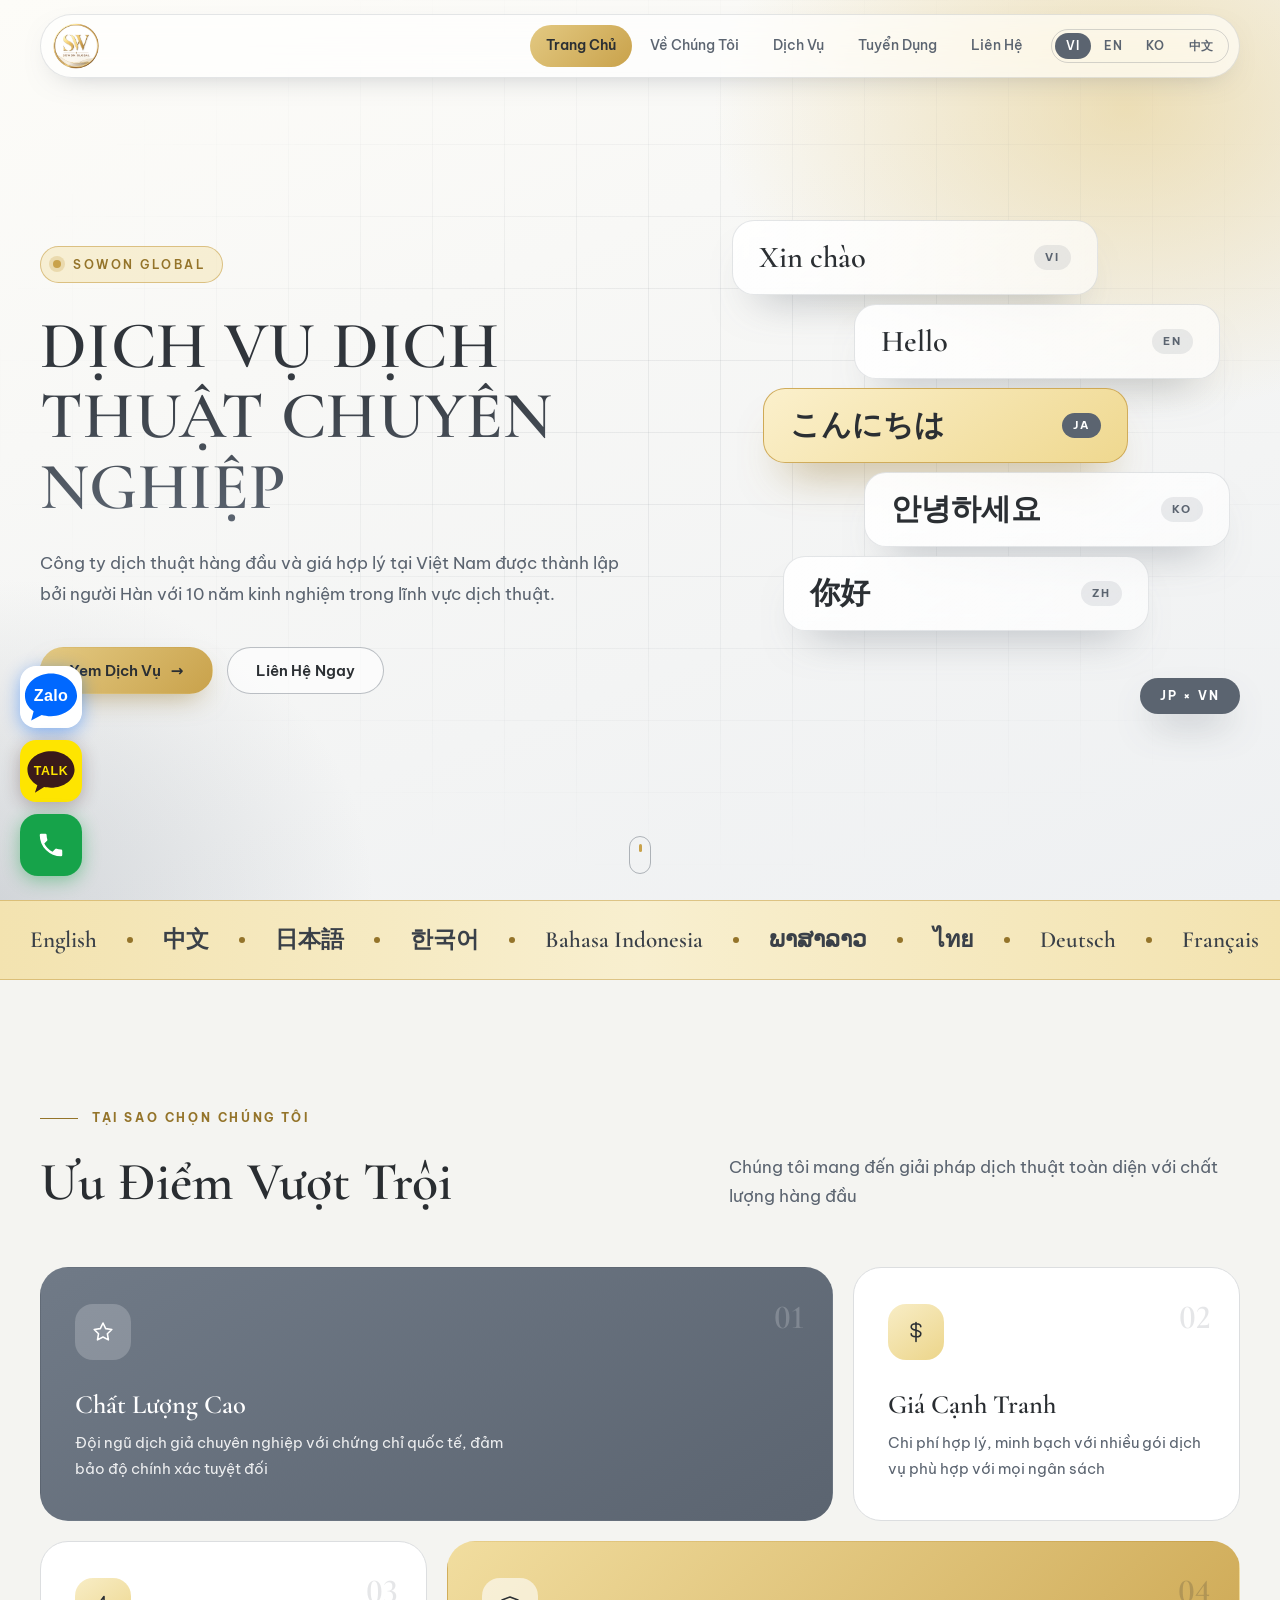
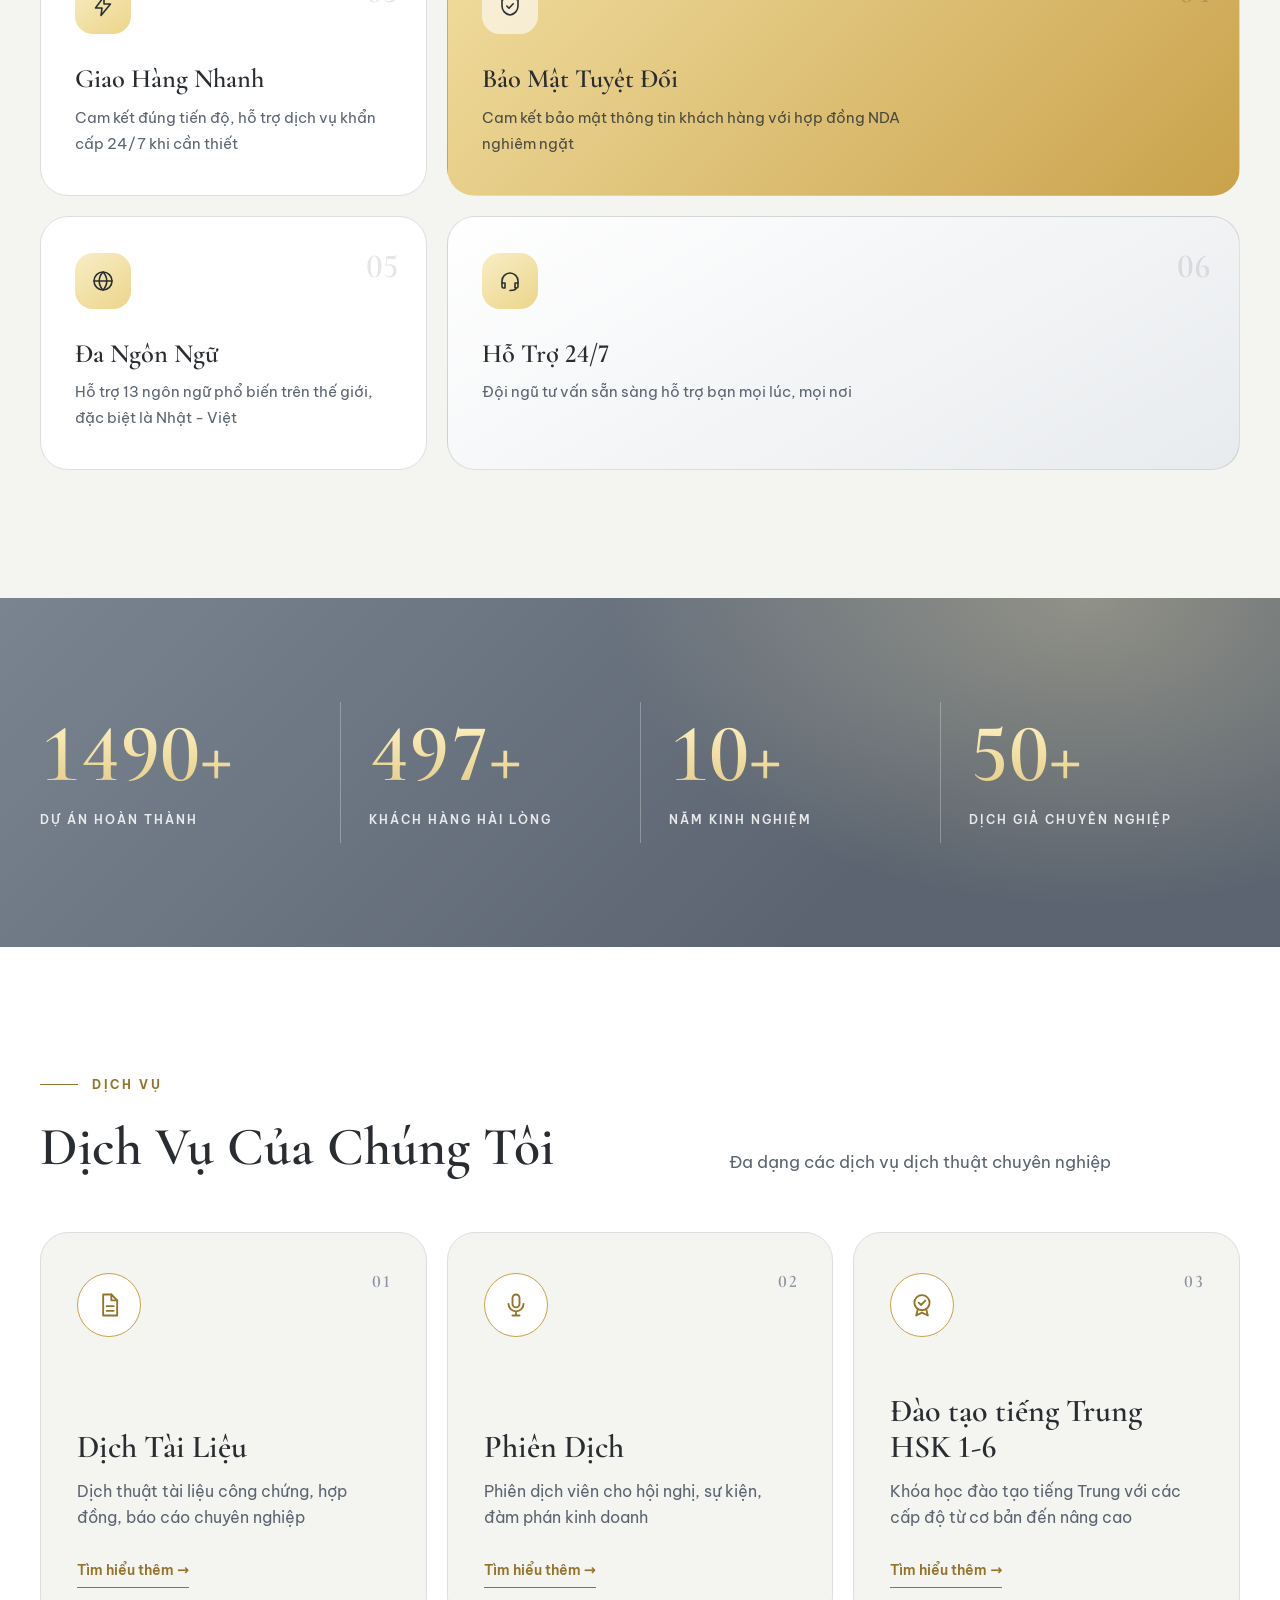
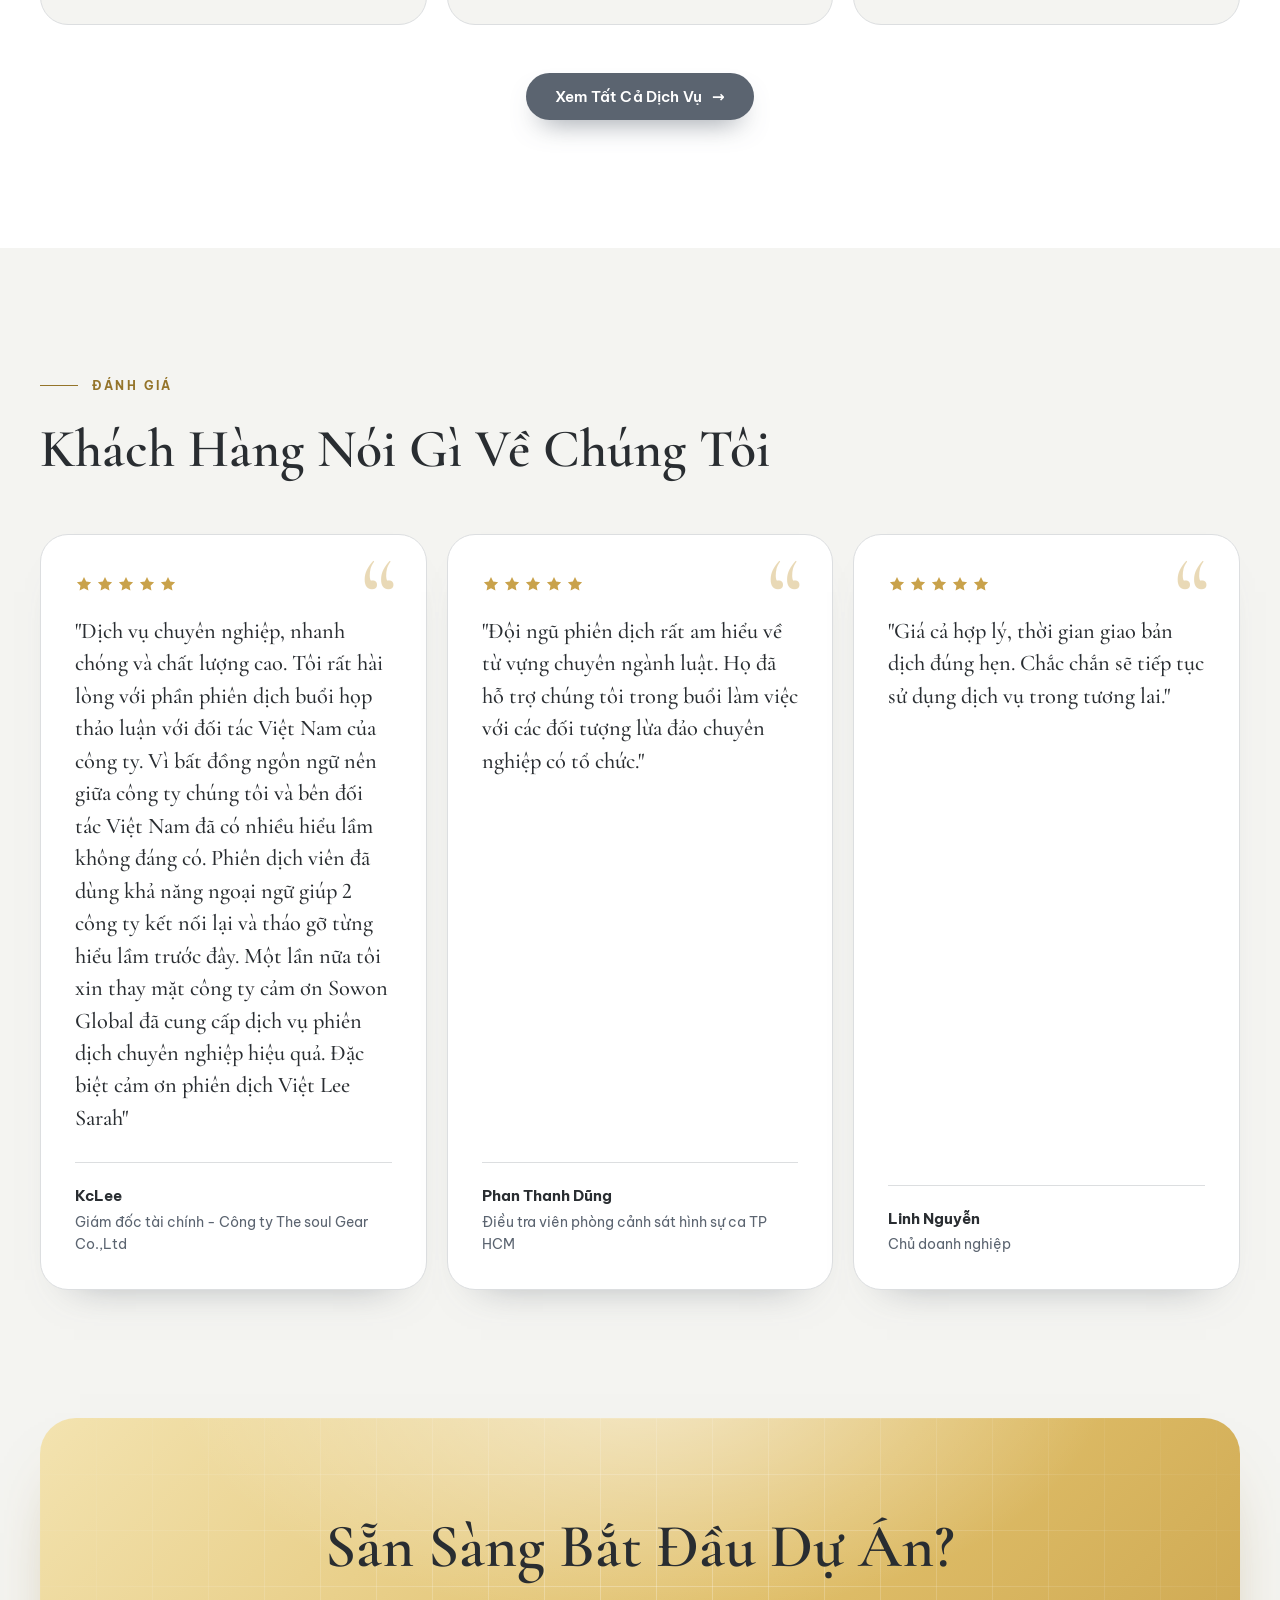
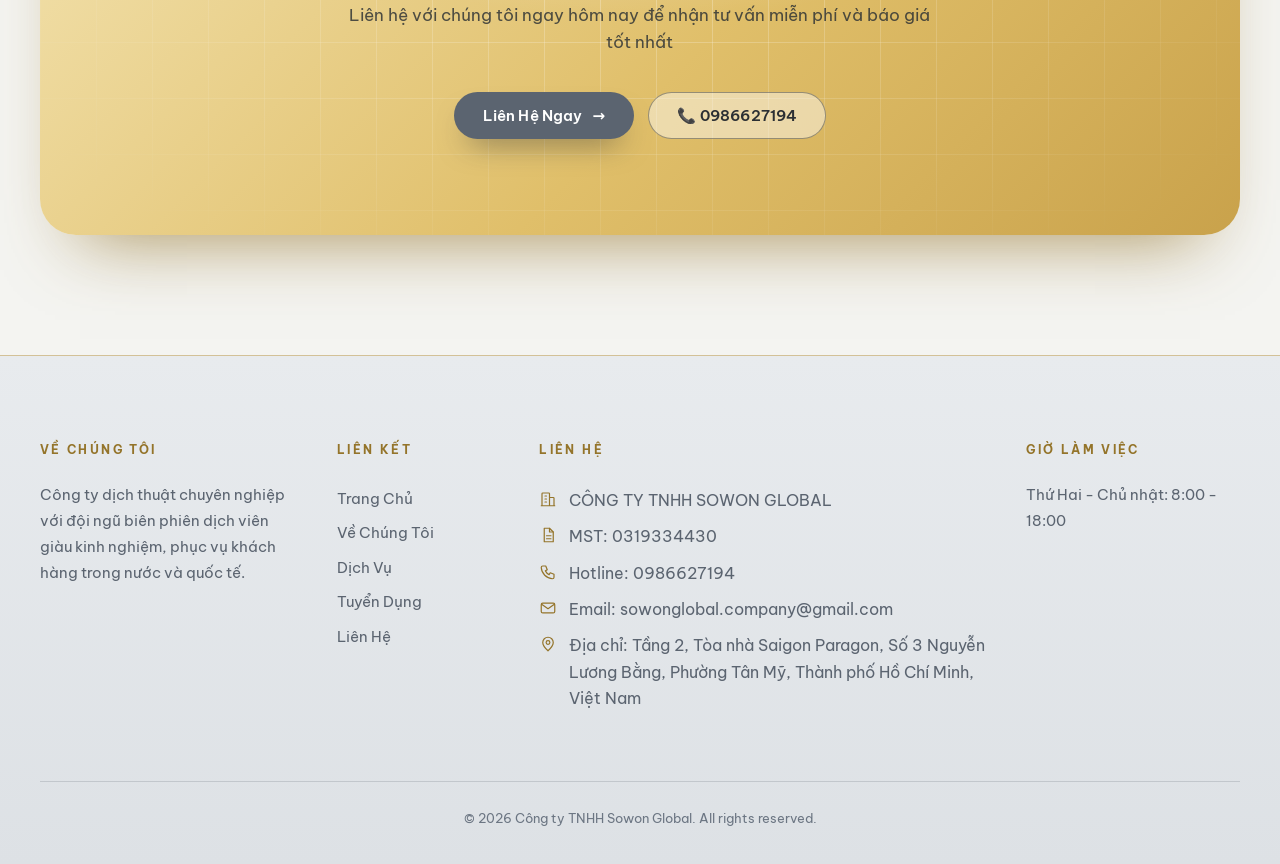
<file: index.html>
<!DOCTYPE html>
<html lang="vi">
<head>
    <meta charset="UTF-8">
    <meta name="viewport" content="width=device-width, initial-scale=1.0">
    <meta name="theme-color" content="#f4f4f1">
    <title>Trang Chủ - Dịch Thuật Chuyên Nghiệp</title>
    <link rel="preconnect" href="https://fonts.googleapis.com">
    <link rel="preconnect" href="https://fonts.gstatic.com" crossorigin>
    <link href="https://fonts.googleapis.com/css2?family=Cormorant+Garamond:wght@500;600;700&family=Be+Vietnam+Pro:wght@300;400;500;600;700&display=swap" rel="stylesheet">
    <link rel="stylesheet" href="redesign.css">
    <link rel="stylesheet" href="footer-v2.css">
</head>
<body>
    <!-- Icon sprite -->
    <svg class="sprite" aria-hidden="true" focusable="false">
        <symbol id="i-quality" viewBox="0 0 24 24"><path d="M12 3l2.7 5.6 6.1.9-4.4 4.3 1 6.1L12 17l-5.5 2.9 1-6.1L3.2 9.5l6.1-.9z"/></symbol>
        <symbol id="i-price" viewBox="0 0 24 24"><path d="M12 2.5v19M16.8 6.8c0-1.8-2.1-3-4.8-3s-4.8 1.2-4.8 3.1 2 2.7 4.8 3.4 4.8 1.5 4.8 3.4-2.1 3.1-4.8 3.1-4.8-1.2-4.8-3"/></symbol>
        <symbol id="i-speed" viewBox="0 0 24 24"><path d="M13 2.5L4.5 14H11l-1 7.5L19.5 10H13z"/></symbol>
        <symbol id="i-security" viewBox="0 0 24 24"><path d="M12 3l8 3v6c0 4.5-3.2 8.2-8 9-4.8-.8-8-4.5-8-9V6z"/><path d="M8.8 12l2.2 2.2 4.2-4.4"/></symbol>
        <symbol id="i-globe" viewBox="0 0 24 24"><circle cx="12" cy="12" r="9"/><path d="M3 12h18M12 3c2.5 2.6 3.8 5.6 3.8 9s-1.3 6.4-3.8 9c-2.5-2.6-3.8-5.6-3.8-9S9.5 5.6 12 3z"/></symbol>
        <symbol id="i-support" viewBox="0 0 24 24"><path d="M4 14v-2a8 8 0 0116 0v2"/><path d="M4 14h3v5H5.5A1.5 1.5 0 014 17.5zM20 14h-3v5h1.5a1.5 1.5 0 001.5-1.5z"/><path d="M18 19c0 1.7-2.7 2.5-6 2.5"/></symbol>
        <symbol id="i-doc" viewBox="0 0 24 24"><path d="M7 3h7l5 5v13H7z"/><path d="M14 3v5h5M10 13h6M10 17h6"/></symbol>
        <symbol id="i-mic" viewBox="0 0 24 24"><rect x="9" y="3" width="6" height="11" rx="3"/><path d="M5.5 11a6.5 6.5 0 0013 0M12 17.5V21M9 21h6"/></symbol>
        <symbol id="i-seal" viewBox="0 0 24 24"><circle cx="12" cy="10" r="6.5"/><path d="M9.2 10l2 2 3.6-3.8M8.5 15.3L7 21l5-2.5 5 2.5-1.5-5.7"/></symbol>
        <symbol id="i-phone" viewBox="0 0 24 24"><path d="M5 4h4l2 5-2.5 1.5a11 11 0 005 5L15 13l5 2v4a2 2 0 01-2 2A16 16 0 013 6a2 2 0 012-2z"/></symbol>
        <symbol id="i-mail" viewBox="0 0 24 24"><rect x="3" y="5.5" width="18" height="13" rx="2"/><path d="M3.5 7l8.5 6 8.5-6"/></symbol>
        <symbol id="i-pin" viewBox="0 0 24 24"><path d="M12 21s-7-6.2-7-11a7 7 0 0114 0c0 4.8-7 11-7 11z"/><circle cx="12" cy="10" r="2.5"/></symbol>
        <symbol id="i-star" viewBox="0 0 24 24"><path d="M12 2.8l2.9 6 6.6.9-4.8 4.6 1.2 6.5L12 17.7 6.1 20.8l1.2-6.5L2.5 9.7l6.6-.9z"/></symbol>
            <symbol id="i-building" viewBox="0 0 24 24"><path d="M4 21V5a1 1 0 011-1h8a1 1 0 011 1v16M14 10h5a1 1 0 011 1v10M3 21h18M8 8h2M8 12h2M8 16h2"/></symbol>
    </svg>

    <script src="floating-contact.js"></script>

    <!-- Navigation -->
    <nav class="navbar site-nav" id="navbar">
        <div class="nav-container">
            <a class="logo" href="index.html" aria-label="Sowon Global">
                <div class="logo-icon">
                    <img src="Images/logo-white.png" alt="Sowon Global">
                </div>
            </a>
            <ul class="nav-menu" id="navMenu">
                <li><a href="index.html" class="nav-link active" data-i18n="nav.home">Trang Chủ</a></li>
                <li><a href="about.html" class="nav-link" data-i18n="nav.about">Về Chúng Tôi</a></li>
                <li><a href="services.html" class="nav-link" data-i18n="nav.services">Dịch Vụ</a></li>
                <li><a href="recruitment.html" class="nav-link" data-i18n="nav.recruitment">Tuyển Dụng</a></li>
                <li><a href="contact.html" class="nav-link" data-i18n="nav.contact">Liên Hệ</a></li>

                <!-- Language Switcher - 4 languages -->
                <li class="language-switcher">
                    <button class="lang-btn" data-lang="vi">VI</button>
                    <button class="lang-btn" data-lang="en">EN</button>
                    <button class="lang-btn" data-lang="ko">KO</button>
                    <button class="lang-btn" data-lang="zh">中文</button>
                </li>
            </ul>
            <button class="mobile-menu-btn" id="mobileMenuBtn" aria-label="Menu" aria-expanded="false">☰</button>
        </div>
    </nav>

    <!-- Hero Section -->
    <header class="hero">
        <div class="wrap hero-inner">
            <div class="hero-content">
                <div class="hero-kicker"><i></i>Sowon Global</div>
                <h1 data-i18n="hero.title">DỊCH VỤ DỊCH THUẬT CHUYÊN NGHIỆP</h1>
                <p class="hero-description" data-i18n="hero.desc">
                    Công ty dịch thuật hàng đầu và giá hợp lý tại Việt Nam được thành lập bởi người Nhật và người Việt.
                </p>
                <div class="hero-buttons btn-row">
                    <a href="services.html" class="btn-primary" data-i18n="hero.btn1">Xem Dịch Vụ</a>
                    <a href="contact.html" class="btn-secondary" data-i18n="hero.btn2">Liên Hệ Ngay</a>
                </div>
            </div>

            <!-- Trang trí: lời chào bằng nhiều ngôn ngữ -->
            <div class="lang-stack" aria-hidden="true">
                <div class="lang-card" style="--i:0;--x:0%"><span class="greet">Xin chào</span><span class="code">VI</span></div>
                <div class="lang-card" style="--i:1;--x:24%"><span class="greet">Hello</span><span class="code">EN</span></div>
                <div class="lang-card is-hot" style="--i:2;--x:6%"><span class="greet">こんにちは</span><span class="code">JA</span></div>
                <div class="lang-card" style="--i:3;--x:26%"><span class="greet">안녕하세요</span><span class="code">KO</span></div>
                <div class="lang-card" style="--i:4;--x:10%"><span class="greet">你好</span><span class="code">ZH</span></div>
                <div class="hero-badge">JP × VN</div>
            </div>
        </div>
        <div class="scroll-indicator">
            <span></span>
        </div>
    </header>

    <!-- Dải ngôn ngữ phục vụ (13 ngôn ngữ) -->
    <div class="marquee" aria-hidden="true">
        <div class="marquee-track">
            <div class="marquee-set">
                <span>English</span><b></b><span>中文</span><b></b><span>日本語</span><b></b><span>한국어</span><b></b><span>Bahasa Indonesia</span><b></b><span>ພາສາລາວ</span><b></b><span>ไทย</span><b></b><span>Deutsch</span><b></b><span>Français</span><b></b><span>Italiano</span><b></b><span>Русский</span><b></b><span>हिन्दी</span><b></b><span>ខ្មែរ</span><b></b>
            </div>
            <div class="marquee-set">
                <span>English</span><b></b><span>中文</span><b></b><span>日本語</span><b></b><span>한국어</span><b></b><span>Bahasa Indonesia</span><b></b><span>ພາສາລາວ</span><b></b><span>ไทย</span><b></b><span>Deutsch</span><b></b><span>Français</span><b></b><span>Italiano</span><b></b><span>Русский</span><b></b><span>हिन्दी</span><b></b><span>ខ្មែរ</span><b></b>
            </div>
        </div>
    </div>

    <main>
    <!-- Why Choose Us Section -->
    <section class="section section-light">
        <div class="wrap">
            <div class="section-header reveal">
                <div class="section-tag" data-i18n="why.tag">TẠI SAO CHỌN CHÚNG TÔI</div>
                <h2 class="section-title" data-i18n="why.title">Ưu Điểm Vượt Trội</h2>
                <p class="section-description" data-i18n="why.desc">
                    Chúng tôi mang đến giải pháp dịch thuật toàn diện với chất lượng hàng đầu
                </p>
            </div>
            <div class="features-grid">
                <div class="feature-card reveal">
                    <div class="feature-icon"><svg class="ico"><use href="#i-quality"/></svg></div>
                    <h3 data-i18n="feature.quality.title">Chất Lượng Cao</h3>
                    <p data-i18n="feature.quality.desc">Đội ngũ dịch giả chuyên nghiệp với chứng chỉ quốc tế, đảm bảo độ chính xác tuyệt đối</p>
                </div>
                <div class="feature-card reveal" style="--d:.08s">
                    <div class="feature-icon"><svg class="ico"><use href="#i-price"/></svg></div>
                    <h3 data-i18n="feature.price.title">Giá Cạnh Tranh</h3>
                    <p data-i18n="feature.price.desc">Chi phí hợp lý, minh bạch với nhiều gói dịch vụ phù hợp với mọi ngân sách</p>
                </div>
                <div class="feature-card reveal">
                    <div class="feature-icon"><svg class="ico"><use href="#i-speed"/></svg></div>
                    <h3 data-i18n="feature.speed.title">Giao Hàng Nhanh</h3>
                    <p data-i18n="feature.speed.desc">Cam kết đúng tiến độ, hỗ trợ dịch vụ khẩn cấp 24/7 khi cần thiết</p>
                </div>
                <div class="feature-card reveal" style="--d:.08s">
                    <div class="feature-icon"><svg class="ico"><use href="#i-security"/></svg></div>
                    <h3 data-i18n="feature.security.title">Bảo Mật Tuyệt Đối</h3>
                    <p data-i18n="feature.security.desc">Cam kết bảo mật thông tin khách hàng với hợp đồng NDA nghiêm ngặt</p>
                </div>
                <div class="feature-card reveal">
                    <div class="feature-icon"><svg class="ico"><use href="#i-globe"/></svg></div>
                    <h3 data-i18n="feature.multilang.title">Đa Ngôn Ngữ</h3>
                    <p data-i18n="feature.multilang.desc">Hỗ trợ hơn 20 ngôn ngữ phổ biến trên thế giới, đặc biệt là Nhật - Việt</p>
                </div>
                <div class="feature-card reveal" style="--d:.08s">
                    <div class="feature-icon"><svg class="ico"><use href="#i-support"/></svg></div>
                    <h3 data-i18n="feature.support.title">Hỗ Trợ 24/7</h3>
                    <p data-i18n="feature.support.desc">Đội ngũ tư vấn sẵn sàng hỗ trợ bạn mọi lúc, mọi nơi</p>
                </div>
            </div>
        </div>
    </section>

    <!-- Stats Section -->
    <section class="stats-section">
        <div class="wrap">
            <div class="stats-grid reveal">
                <div class="stat-item">
                    <div class="stat-number" data-count="1500" data-suffix="+">1500+</div>
                    <div class="stat-label" data-i18n="stat.projects">Dự Án Hoàn Thành</div>
                </div>
                <div class="stat-item">
                    <div class="stat-number" data-count="500" data-suffix="+">500+</div>
                    <div class="stat-label" data-i18n="stat.clients">Khách Hàng Hài Lòng</div>
                </div>
                <div class="stat-item">
                    <div class="stat-number" data-count="10" data-suffix="+">10+</div>
                    <div class="stat-label" data-i18n="stat.experience">Năm Kinh Nghiệm</div>
                </div>
                <div class="stat-item">
                    <div class="stat-number" data-count="50" data-suffix="+">50+</div>
                    <div class="stat-label" data-i18n="stat.translators">Dịch Giả Chuyên Nghiệp</div>
                </div>
            </div>
        </div>
    </section>

    <!-- Services Preview -->
    <section class="section section-white">
        <div class="wrap">
            <div class="section-header reveal">
                <div class="section-tag" data-i18n="services.tag">DỊCH VỤ</div>
                <h2 class="section-title" data-i18n="services.title">Dịch Vụ Của Chúng Tôi</h2>
                <p class="section-description" data-i18n="services.desc">
                    Đa dạng các dịch vụ dịch thuật chuyên nghiệp
                </p>
            </div>
            <div class="services-preview">
                <div class="service-card reveal">
                    <div class="service-icon"><svg class="ico"><use href="#i-doc"/></svg></div>
                    <h3 data-i18n="service.document.title">Dịch Tài Liệu</h3>
                    <p data-i18n="service.document.desc">Dịch thuật tài liệu công chứng, hợp đồng, báo cáo chuyên nghiệp</p>
                    <a href="services.html#documents" class="learn-more" data-i18n="services.learnmore">Tìm hiểu thêm →</a>
                </div>
                <div class="service-card reveal" style="--d:.1s">
                    <div class="service-icon"><svg class="ico"><use href="#i-mic"/></svg></div>
                    <h3 data-i18n="service.interpretation.title">Phiên Dịch</h3>
                    <p data-i18n="service.interpretation.desc">Phiên dịch viên cho hội nghị, sự kiện, đàm phán kinh doanh</p>
                    <a href="services.html#interpretation" class="learn-more" data-i18n="services.learnmore">Tìm hiểu thêm →</a>
                </div>
                <div class="service-card reveal" style="--d:.2s">
                    <div class="service-icon"><svg class="ico"><use href="#i-seal"/></svg></div>
                    <h3 data-i18n="service.localization.title">Đào tạo tiếng Trung HSK 1-6</h3>
                    <p data-i18n="service.localization.desc">Khóa học đào tạo tiếng Trung với các cấp độ từ cơ bản đến nâng cao</p>
                    <a href="services.html#localization" class="learn-more" data-i18n="services.learnmore">Tìm hiểu thêm →</a>
                </div>
            </div>
            <div class="services-more reveal">
                <a href="services.html" class="btn-primary" data-i18n="services.viewall">Xem Tất Cả Dịch Vụ</a>
            </div>
        </div>
    </section>

    <!-- Testimonials Section -->
    <section class="section section-light">
        <div class="wrap">
            <div class="section-header is-single reveal">
                <div class="section-tag" data-i18n="testimonials.tag">ĐÁNH GIÁ</div>
                <h2 class="section-title" data-i18n="testimonials.title">Khách Hàng Nói Gì Về Chúng Tôi</h2>
            </div>
            <div class="testimonials-grid">
                <div class="testimonial-card reveal">
                    <div class="testimonial-rating" aria-label="5/5"><svg><use href="#i-star"/></svg><svg><use href="#i-star"/></svg><svg><use href="#i-star"/></svg><svg><use href="#i-star"/></svg><svg><use href="#i-star"/></svg></div>
                    <p class="testimonial-text" data-i18n="testimonial1.text">"Dịch vụ chuyên nghiệp, nhanh chóng và chất lượng cao. Tôi rất hài lòng với bản dịch hợp đồng của công ty."</p>
                    <div class="testimonial-author">
                        <strong data-i18n="testimonial1.name">Nguyễn Văn A</strong>
                        <span data-i18n="testimonial1.position">Giám đốc - Công ty TNHH ABC</span>
                    </div>
                </div>
                <div class="testimonial-card reveal" style="--d:.1s">
                    <div class="testimonial-rating" aria-label="5/5"><svg><use href="#i-star"/></svg><svg><use href="#i-star"/></svg><svg><use href="#i-star"/></svg><svg><use href="#i-star"/></svg><svg><use href="#i-star"/></svg></div>
                    <p class="testimonial-text" data-i18n="testimonial2.text">"Đội ngũ phiên dịch rất am hiểu về lĩnh vực kỹ thuật. Họ đã hỗ trợ chúng tôi trong buổi đàm phán quan trọng."</p>
                    <div class="testimonial-author">
                        <strong data-i18n="testimonial2.name">Trần Thị B</strong>
                        <span data-i18n="testimonial2.position">Trưởng phòng Kinh doanh - XYZ Corp</span>
                    </div>
                </div>
                <div class="testimonial-card reveal" style="--d:.2s">
                    <div class="testimonial-rating" aria-label="5/5"><svg><use href="#i-star"/></svg><svg><use href="#i-star"/></svg><svg><use href="#i-star"/></svg><svg><use href="#i-star"/></svg><svg><use href="#i-star"/></svg></div>
                    <p class="testimonial-text" data-i18n="testimonial3.text">"Giá cả hợp lý, thời gian giao hàng đúng hẹn. Chắc chắn sẽ tiếp tục sử dụng dịch vụ trong tương lai."</p>
                    <div class="testimonial-author">
                        <strong data-i18n="testimonial3.name">Lê Văn C</strong>
                        <span data-i18n="testimonial3.position">Chủ doanh nghiệp</span>
                    </div>
                </div>
            </div>
        </div>
    </section>

    <!-- CTA Section -->
    <section class="cta-section">
        <div class="wrap">
            <div class="cta-panel reveal">
                <h2 data-i18n="cta.title">Sẵn Sàng Bắt Đầu Dự Án?</h2>
                <p data-i18n="cta.desc">Liên hệ với chúng tôi ngay hôm nay để nhận tư vấn miễn phí và báo giá tốt nhất</p>
                <div class="hero-buttons btn-row">
                    <a href="contact.html" class="btn-primary" data-i18n="cta.btn1">Liên Hệ Ngay</a>
                    <a href="tel:0986627194" class="btn-secondary" data-i18n="cta.btn2">📞 0986627194</a>
                </div>
            </div>
        </div>
    </section>
    </main>

    <!-- Footer -->
    <footer>
        <div class="footer-content">
            <div class="footer-section">
                <h3 data-i18n="footer.about.title">Về Chúng Tôi</h3>
                <p data-i18n="footer.about.desc">Công ty dịch thuật chuyên nghiệp với đội ngũ biên phiên dịch viên giàu kinh nghiệm, phục vụ khách hàng trong nước và quốc tế.</p>
            </div>
            <div class="footer-section">
                <h3 data-i18n="footer.links.title">Liên Kết</h3>
                <a href="index.html" data-i18n="nav.home">Trang Chủ</a>
                <a href="about.html" data-i18n="nav.about">Về Chúng Tôi</a>
                <a href="services.html" data-i18n="nav.services">Dịch Vụ</a>
                <a href="recruitment.html" data-i18n="nav.recruitment">Tuyển Dụng</a>
                <a href="contact.html" data-i18n="nav.contact">Liên Hệ</a>
            </div>
            <div class="footer-section">
                <h3 data-i18n="footer.contact.title">Liên Hệ</h3>
                <div class="fc-row"><svg class="ico"><use href="#i-building"/></svg><span data-i18n="footer.contact.company">CÔNG TY TNHH SOWON GLOBAL</span></div>
                <div class="fc-row"><svg class="ico"><use href="#i-doc"/></svg><span><span data-i18n="footer.contact.tax">MST:</span> 0319334430</span></div>
                <div class="fc-row"><svg class="ico"><use href="#i-phone"/></svg><span><span data-i18n="footer.contact.hotline">Hotline:</span> <a href="tel:0986627194">0986627194</a></span></div>
                <div class="fc-row fc-email"><svg class="ico"><use href="#i-mail"/></svg><span><span data-i18n="footer.contact.email">Email:</span> <a href="mailto:sowonglobal.company@gmail.com">sowonglobal.company@gmail.com</a></span></div>
                <div class="fc-row"><svg class="ico"><use href="#i-pin"/></svg><span data-i18n="footer.contact.address">Địa chỉ: Tầng 2, Tòa nhà Saigon Paragon, Số 3 Nguyễn Lương Bằng, Phường Tân Mỹ, Thành phố Hồ Chí Minh, Việt Nam</span></div>
            </div>
            <div class="footer-section">
                <h3 data-i18n="footer.hours.title">Giờ Làm Việc</h3>
                <p data-i18n="footer.hours.weekday">Thứ Hai - Chủ nhật: 8:00 - 18:00</p>
            </div>
        </div>
        <div class="footer-bottom">
            <p data-i18n="footer.copyright">&copy; 2026 Công ty TNHH Sowon Global. All rights reserved.</p>
        </div>
    </footer>

    <!-- Load JavaScript files -->
    <script src="script.js"></script>
    <script src="i18n.js"></script>
    <script src="footer-i18n.js"></script>
    <script src="mobile-menu.js"></script>
    <script src="home-v2.js"></script>
</body>
</html>
</file>
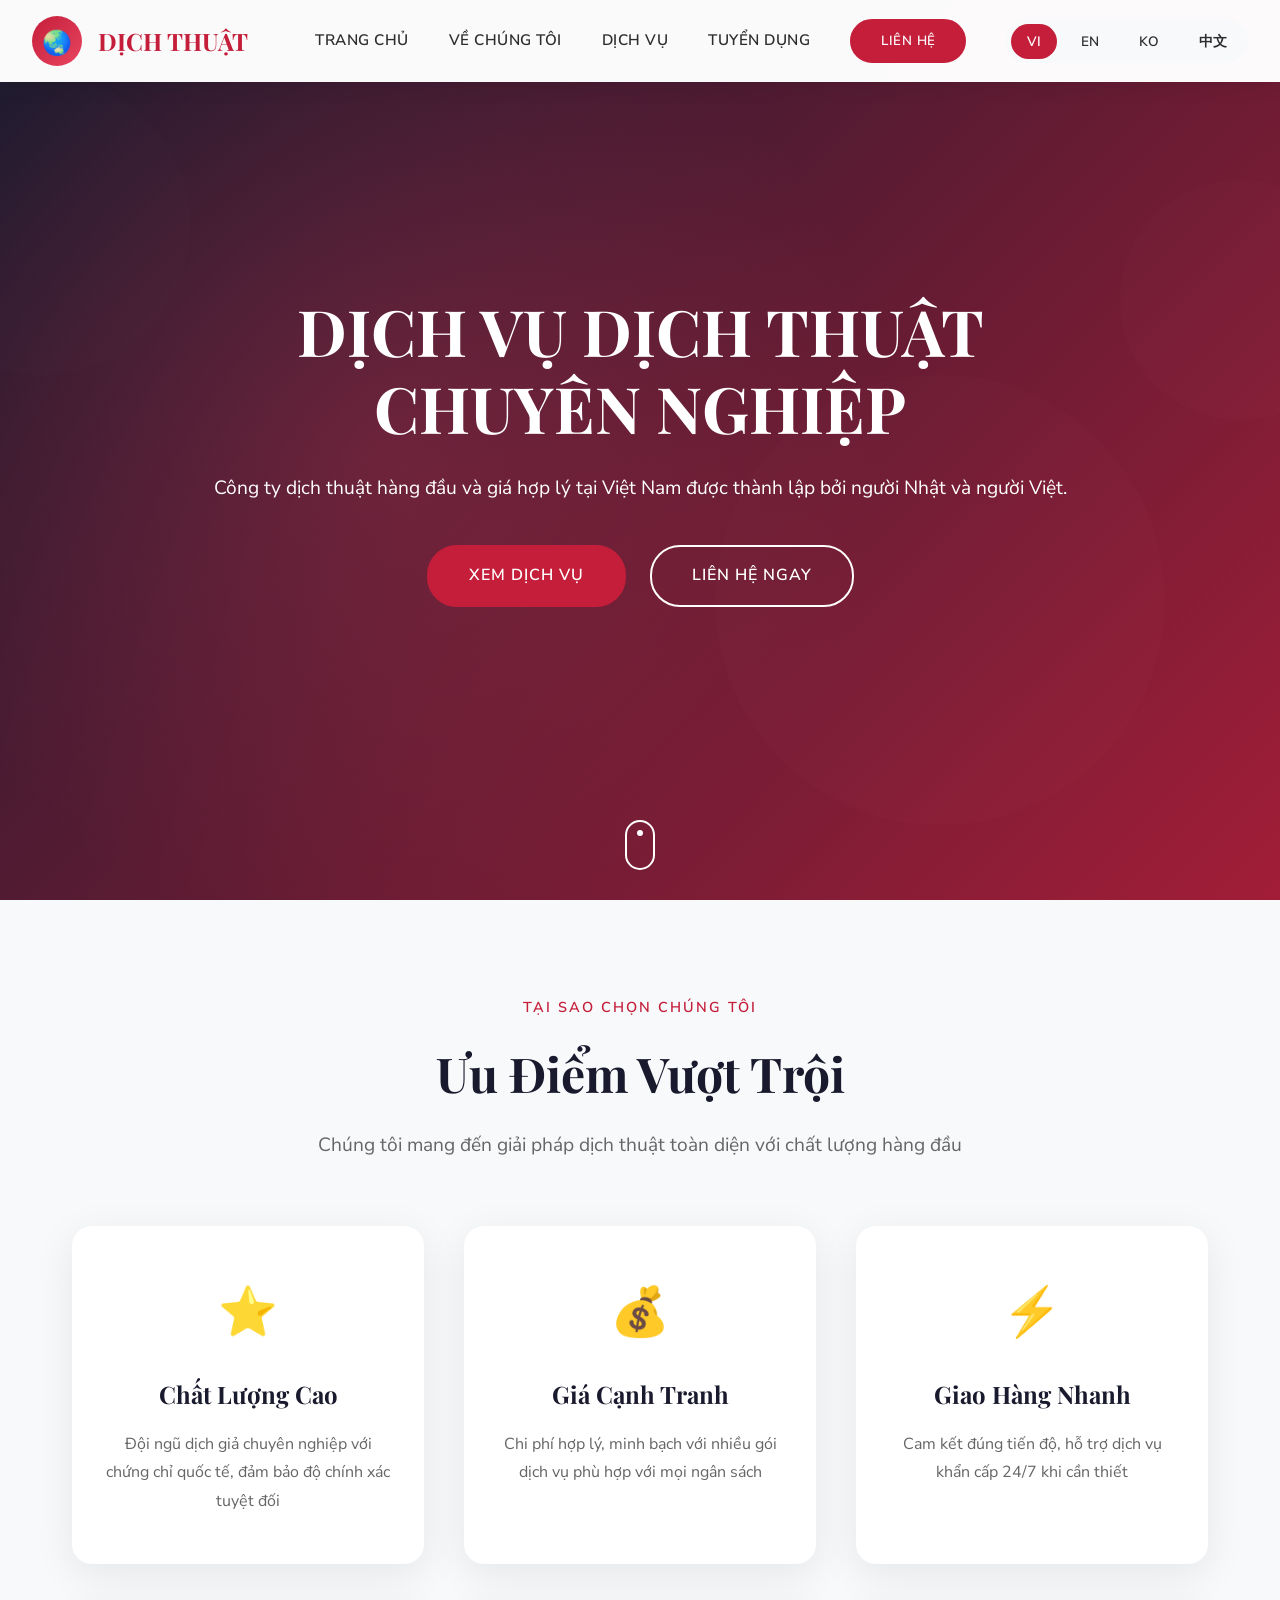
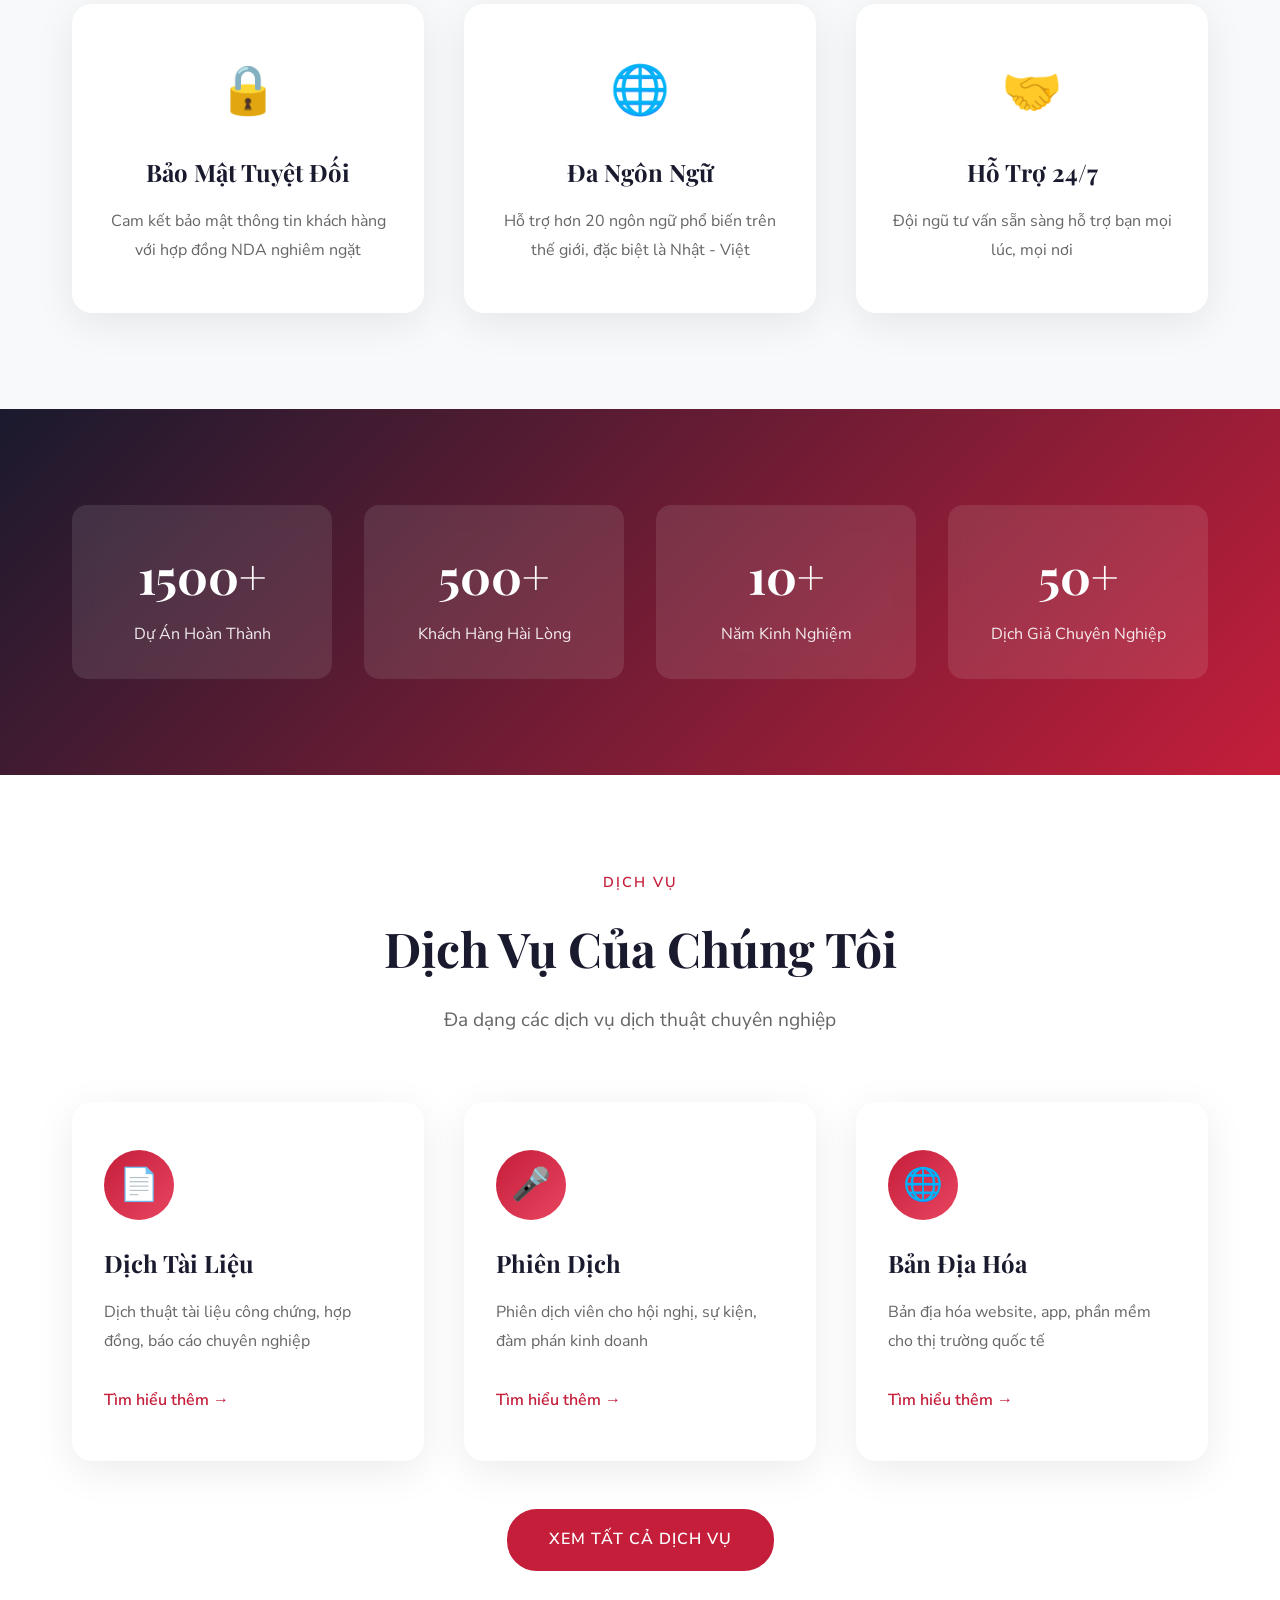
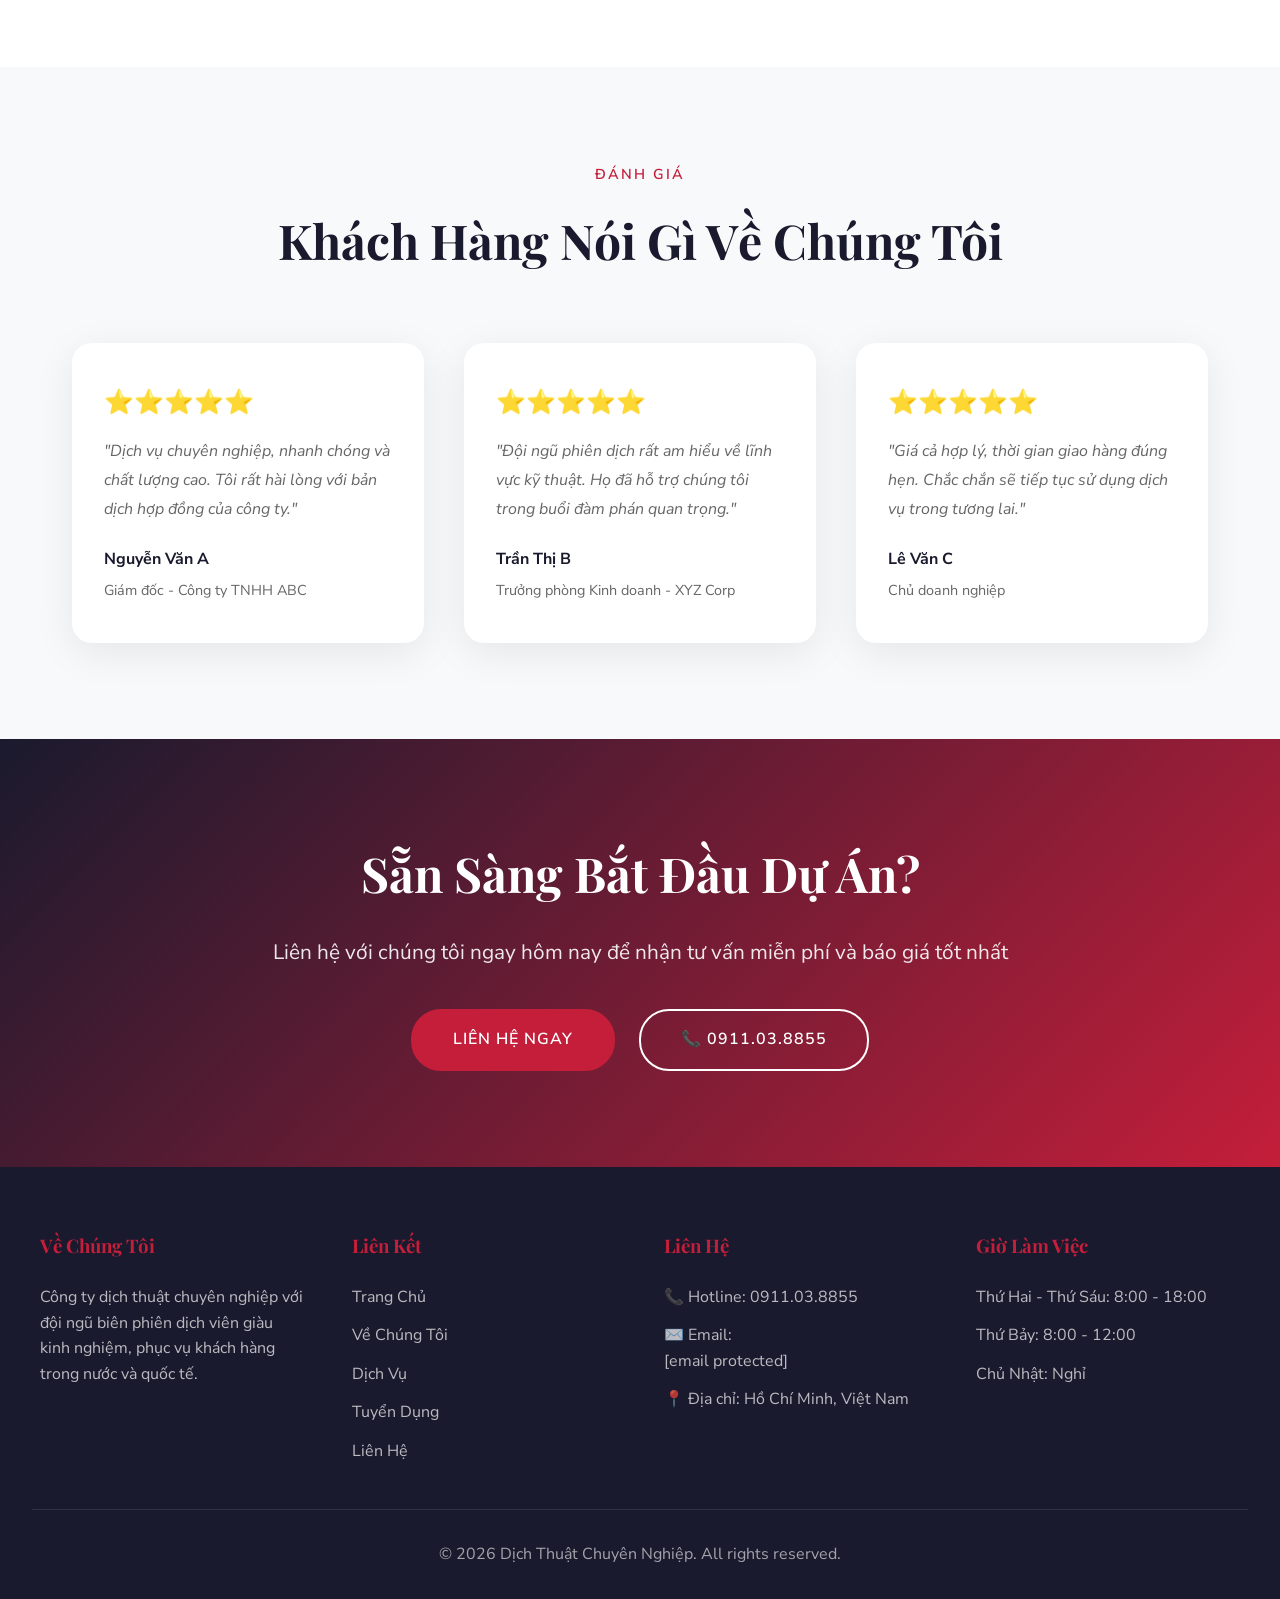
<file: SW Global/index.html>
<!DOCTYPE html>
<html lang="vi">
<head>
    <meta charset="UTF-8">
    <meta name="viewport" content="width=device-width, initial-scale=1.0">
    <title>Trang Chủ - Dịch Thuật Chuyên Nghiệp</title>
    <link rel="preconnect" href="https://fonts.googleapis.com">
    <link rel="preconnect" href="https://fonts.gstatic.com" crossorigin>
    <link href="https://fonts.googleapis.com/css2?family=Playfair+Display:wght@400;600;700&family=Nunito+Sans:wght@300;400;600;700&display=swap" rel="stylesheet">
    <link rel="stylesheet" href="styles.css">
    <link rel="stylesheet" href="language-switcher.css">
</head>
<body>
    <!-- Navigation -->
    <nav class="navbar" id="navbar">
        <div class="nav-container">
            <div class="logo">
                <div class="logo-icon">🌏</div>
                <span>DỊCH THUẬT</span>
            </div>
            <ul class="nav-menu" id="navMenu">
                <li><a href="index.html" class="nav-link active" data-i18n="nav.home">Trang Chủ</a></li>
                <li><a href="about.html" class="nav-link" data-i18n="nav.about">Về Chúng Tôi</a></li>
                <li><a href="services.html" class="nav-link" data-i18n="nav.services">Dịch Vụ</a></li>
                <li><a href="recruitment.html" class="nav-link" data-i18n="nav.recruitment">Tuyển Dụng</a></li>
                <li><a href="contact.html"><button class="contact-btn" data-i18n="nav.contact">Liên Hệ</button></a></li>
                
                <!-- Language Switcher - Updated for 4 languages -->
                <li class="language-switcher">
                    <button class="lang-btn" data-lang="vi">VI</button>
                    <button class="lang-btn" data-lang="en">EN</button>
                    <button class="lang-btn" data-lang="ko">KO</button>
                    <button class="lang-btn" data-lang="zh">中文</button>
                </li>
            </ul>
            <button class="mobile-menu-btn" id="mobileMenuBtn">☰</button>
        </div>
    </nav>

    <!-- Hero Section -->
    <section class="hero">
        <div class="hero-content">
            <h1 data-i18n="hero.title">DỊCH VỤ DỊCH THUẬT CHUYÊN NGHIỆP</h1>
            <p class="hero-description" data-i18n="hero.desc">
                Công ty dịch thuật hàng đầu và giá hợp lý tại Việt Nam được thành lập bởi người Nhật và người Việt.
            </p>
            <div class="hero-buttons">
                <a href="services.html" class="btn-primary" data-i18n="hero.btn1">Xem Dịch Vụ</a>
                <a href="contact.html" class="btn-secondary" data-i18n="hero.btn2">Liên Hệ Ngay</a>
            </div>
        </div>
        <div class="scroll-indicator">
            <span></span>
        </div>
    </section>

    <!-- Why Choose Us Section -->
    <section class="section-light">
        <div class="container">
            <div class="section-header fade-in">
                <div class="section-tag" data-i18n="why.tag">TẠI SAO CHỌN CHÚNG TÔI</div>
                <h2 class="section-title" data-i18n="why.title">Ưu Điểm Vượt Trội</h2>
                <p class="section-description" data-i18n="why.desc">
                    Chúng tôi mang đến giải pháp dịch thuật toàn diện với chất lượng hàng đầu
                </p>
            </div>
            <div class="features-grid">
                <div class="feature-card fade-in">
                    <div class="feature-icon">⭐</div>
                    <h3 data-i18n="feature.quality.title">Chất Lượng Cao</h3>
                    <p data-i18n="feature.quality.desc">Đội ngũ dịch giả chuyên nghiệp với chứng chỉ quốc tế, đảm bảo độ chính xác tuyệt đối</p>
                </div>
                <div class="feature-card fade-in">
                    <div class="feature-icon">💰</div>
                    <h3 data-i18n="feature.price.title">Giá Cạnh Tranh</h3>
                    <p data-i18n="feature.price.desc">Chi phí hợp lý, minh bạch với nhiều gói dịch vụ phù hợp với mọi ngân sách</p>
                </div>
                <div class="feature-card fade-in">
                    <div class="feature-icon">⚡</div>
                    <h3 data-i18n="feature.speed.title">Giao Hàng Nhanh</h3>
                    <p data-i18n="feature.speed.desc">Cam kết đúng tiến độ, hỗ trợ dịch vụ khẩn cấp 24/7 khi cần thiết</p>
                </div>
                <div class="feature-card fade-in">
                    <div class="feature-icon">🔒</div>
                    <h3 data-i18n="feature.security.title">Bảo Mật Tuyệt Đối</h3>
                    <p data-i18n="feature.security.desc">Cam kết bảo mật thông tin khách hàng với hợp đồng NDA nghiêm ngặt</p>
                </div>
                <div class="feature-card fade-in">
                    <div class="feature-icon">🌐</div>
                    <h3 data-i18n="feature.multilang.title">Đa Ngôn Ngữ</h3>
                    <p data-i18n="feature.multilang.desc">Hỗ trợ hơn 20 ngôn ngữ phổ biến trên thế giới, đặc biệt là Nhật - Việt</p>
                </div>
                <div class="feature-card fade-in">
                    <div class="feature-icon">🤝</div>
                    <h3 data-i18n="feature.support.title">Hỗ Trợ 24/7</h3>
                    <p data-i18n="feature.support.desc">Đội ngũ tư vấn sẵn sàng hỗ trợ bạn mọi lúc, mọi nơi</p>
                </div>
            </div>
        </div>
    </section>

    <!-- Stats Section -->
    <section class="stats-section">
        <div class="container">
            <div class="stats-grid fade-in">
                <div class="stat-item">
                    <div class="stat-number">1500+</div>
                    <div class="stat-label" data-i18n="stat.projects">Dự Án Hoàn Thành</div>
                </div>
                <div class="stat-item">
                    <div class="stat-number">500+</div>
                    <div class="stat-label" data-i18n="stat.clients">Khách Hàng Hài Lòng</div>
                </div>
                <div class="stat-item">
                    <div class="stat-number">10+</div>
                    <div class="stat-label" data-i18n="stat.experience">Năm Kinh Nghiệm</div>
                </div>
                <div class="stat-item">
                    <div class="stat-number">50+</div>
                    <div class="stat-label" data-i18n="stat.translators">Dịch Giả Chuyên Nghiệp</div>
                </div>
            </div>
        </div>
    </section>

    <!-- Services Preview -->
    <section class="section-white">
        <div class="container">
            <div class="section-header fade-in">
                <div class="section-tag" data-i18n="services.tag">DỊCH VỤ</div>
                <h2 class="section-title" data-i18n="services.title">Dịch Vụ Của Chúng Tôi</h2>
                <p class="section-description" data-i18n="services.desc">
                    Đa dạng các dịch vụ dịch thuật chuyên nghiệp
                </p>
            </div>
            <div class="services-preview">
                <div class="service-card fade-in">
                    <div class="service-icon">📄</div>
                    <h3 data-i18n="service.document.title">Dịch Tài Liệu</h3>
                    <p data-i18n="service.document.desc">Dịch thuật tài liệu công chứng, hợp đồng, báo cáo chuyên nghiệp</p>
                    <a href="services.html#documents" class="learn-more" data-i18n="services.learnmore">Tìm hiểu thêm →</a>
                </div>
                <div class="service-card fade-in">
                    <div class="service-icon">🎤</div>
                    <h3 data-i18n="service.interpretation.title">Phiên Dịch</h3>
                    <p data-i18n="service.interpretation.desc">Phiên dịch viên cho hội nghị, sự kiện, đàm phán kinh doanh</p>
                    <a href="services.html#interpretation" class="learn-more" data-i18n="services.learnmore">Tìm hiểu thêm →</a>
                </div>
                <div class="service-card fade-in">
                    <div class="service-icon">🌐</div>
                    <h3 data-i18n="service.localization.title">Bản Địa Hóa</h3>
                    <p data-i18n="service.localization.desc">Bản địa hóa website, app, phần mềm cho thị trường quốc tế</p>
                    <a href="services.html#localization" class="learn-more" data-i18n="services.learnmore">Tìm hiểu thêm →</a>
                </div>
            </div>
            <div class="text-center" style="margin-top: 3rem;">
                <a href="services.html" class="btn-primary" data-i18n="services.viewall">Xem Tất Cả Dịch Vụ</a>
            </div>
        </div>
    </section>

    <!-- Testimonials Section -->
    <section class="section-light">
        <div class="container">
            <div class="section-header fade-in">
                <div class="section-tag" data-i18n="testimonials.tag">ĐÁNH GIÁ</div>
                <h2 class="section-title" data-i18n="testimonials.title">Khách Hàng Nói Gì Về Chúng Tôi</h2>
            </div>
            <div class="testimonials-grid">
                <div class="testimonial-card fade-in">
                    <div class="testimonial-rating">⭐⭐⭐⭐⭐</div>
                    <p class="testimonial-text" data-i18n="testimonial1.text">"Dịch vụ chuyên nghiệp, nhanh chóng và chất lượng cao. Tôi rất hài lòng với bản dịch hợp đồng của công ty."</p>
                    <div class="testimonial-author">
                        <strong data-i18n="testimonial1.name">Nguyễn Văn A</strong>
                        <span data-i18n="testimonial1.position">Giám đốc - Công ty TNHH ABC</span>
                    </div>
                </div>
                <div class="testimonial-card fade-in">
                    <div class="testimonial-rating">⭐⭐⭐⭐⭐</div>
                    <p class="testimonial-text" data-i18n="testimonial2.text">"Đội ngũ phiên dịch rất am hiểu về lĩnh vực kỹ thuật. Họ đã hỗ trợ chúng tôi trong buổi đàm phán quan trọng."</p>
                    <div class="testimonial-author">
                        <strong data-i18n="testimonial2.name">Trần Thị B</strong>
                        <span data-i18n="testimonial2.position">Trưởng phòng Kinh doanh - XYZ Corp</span>
                    </div>
                </div>
                <div class="testimonial-card fade-in">
                    <div class="testimonial-rating">⭐⭐⭐⭐⭐</div>
                    <p class="testimonial-text" data-i18n="testimonial3.text">"Giá cả hợp lý, thời gian giao hàng đúng hẹn. Chắc chắn sẽ tiếp tục sử dụng dịch vụ trong tương lai."</p>
                    <div class="testimonial-author">
                        <strong data-i18n="testimonial3.name">Lê Văn C</strong>
                        <span data-i18n="testimonial3.position">Chủ doanh nghiệp</span>
                    </div>
                </div>
            </div>
        </div>
    </section>

    <!-- CTA Section -->
    <section class="cta-section">
        <div class="container fade-in">
            <h2 data-i18n="cta.title">Sẵn Sàng Bắt Đầu Dự Án?</h2>
            <p data-i18n="cta.desc">Liên hệ với chúng tôi ngay hôm nay để nhận tư vấn miễn phí và báo giá tốt nhất</p>
            <div class="hero-buttons">
                <a href="contact.html" class="btn-primary" data-i18n="cta.btn1">Liên Hệ Ngay</a>
                <a href="tel:0911038855" class="btn-secondary" data-i18n="cta.btn2">📞 0911.03.8855</a>
            </div>
        </div>
    </section>

    <!-- Footer -->
    <footer>
        <div class="footer-content">
            <div class="footer-section">
                <h3 data-i18n="footer.about.title">Về Chúng Tôi</h3>
                <p data-i18n="footer.about.desc">Công ty dịch thuật chuyên nghiệp với đội ngũ biên phiên dịch viên giàu kinh nghiệm, phục vụ khách hàng trong nước và quốc tế.</p>
            </div>
            <div class="footer-section">
                <h3 data-i18n="footer.links.title">Liên Kết</h3>
                <a href="index.html" data-i18n="nav.home">Trang Chủ</a>
                <a href="about.html" data-i18n="nav.about">Về Chúng Tôi</a>
                <a href="services.html" data-i18n="nav.services">Dịch Vụ</a>
                <a href="recruitment.html" data-i18n="nav.recruitment">Tuyển Dụng</a>
                <a href="contact.html" data-i18n="nav.contact">Liên Hệ</a>
            </div>
            <div class="footer-section">
                <h3 data-i18n="footer.contact.title">Liên Hệ</h3>
                <p>📞 Hotline: 0911.03.8855</p>
                <p>✉️ Email: <a href="/cdn-cgi/l/email-protection" class="__cf_email__" data-cfemail="abc2c5cdc4ebcfc2c8c3dfc3decadfc8c3ded2cec5c5ccc3c2cedb85c8c4c6">[email&#160;protected]</a></p>
                <p>📍 Địa chỉ: Hồ Chí Minh, Việt Nam</p>
            </div>
            <div class="footer-section">
                <h3 data-i18n="footer.hours.title">Giờ Làm Việc</h3>
                <p data-i18n="footer.hours.weekday">Thứ Hai - Thứ Sáu: 8:00 - 18:00</p>
                <p data-i18n="footer.hours.saturday">Thứ Bảy: 8:00 - 12:00</p>
                <p data-i18n="footer.hours.sunday">Chủ Nhật: Nghỉ</p>
            </div>
        </div>
        <div class="footer-bottom">
            <p data-i18n="footer.copyright">&copy; 2026 Dịch Thuật Chuyên Nghiệp. All rights reserved.</p>
        </div>
    </footer>

    <!-- Load JavaScript files -->
    <script src="script.js"></script>
    <script src="i18n.js"></script>
</body>
</html>
</file>
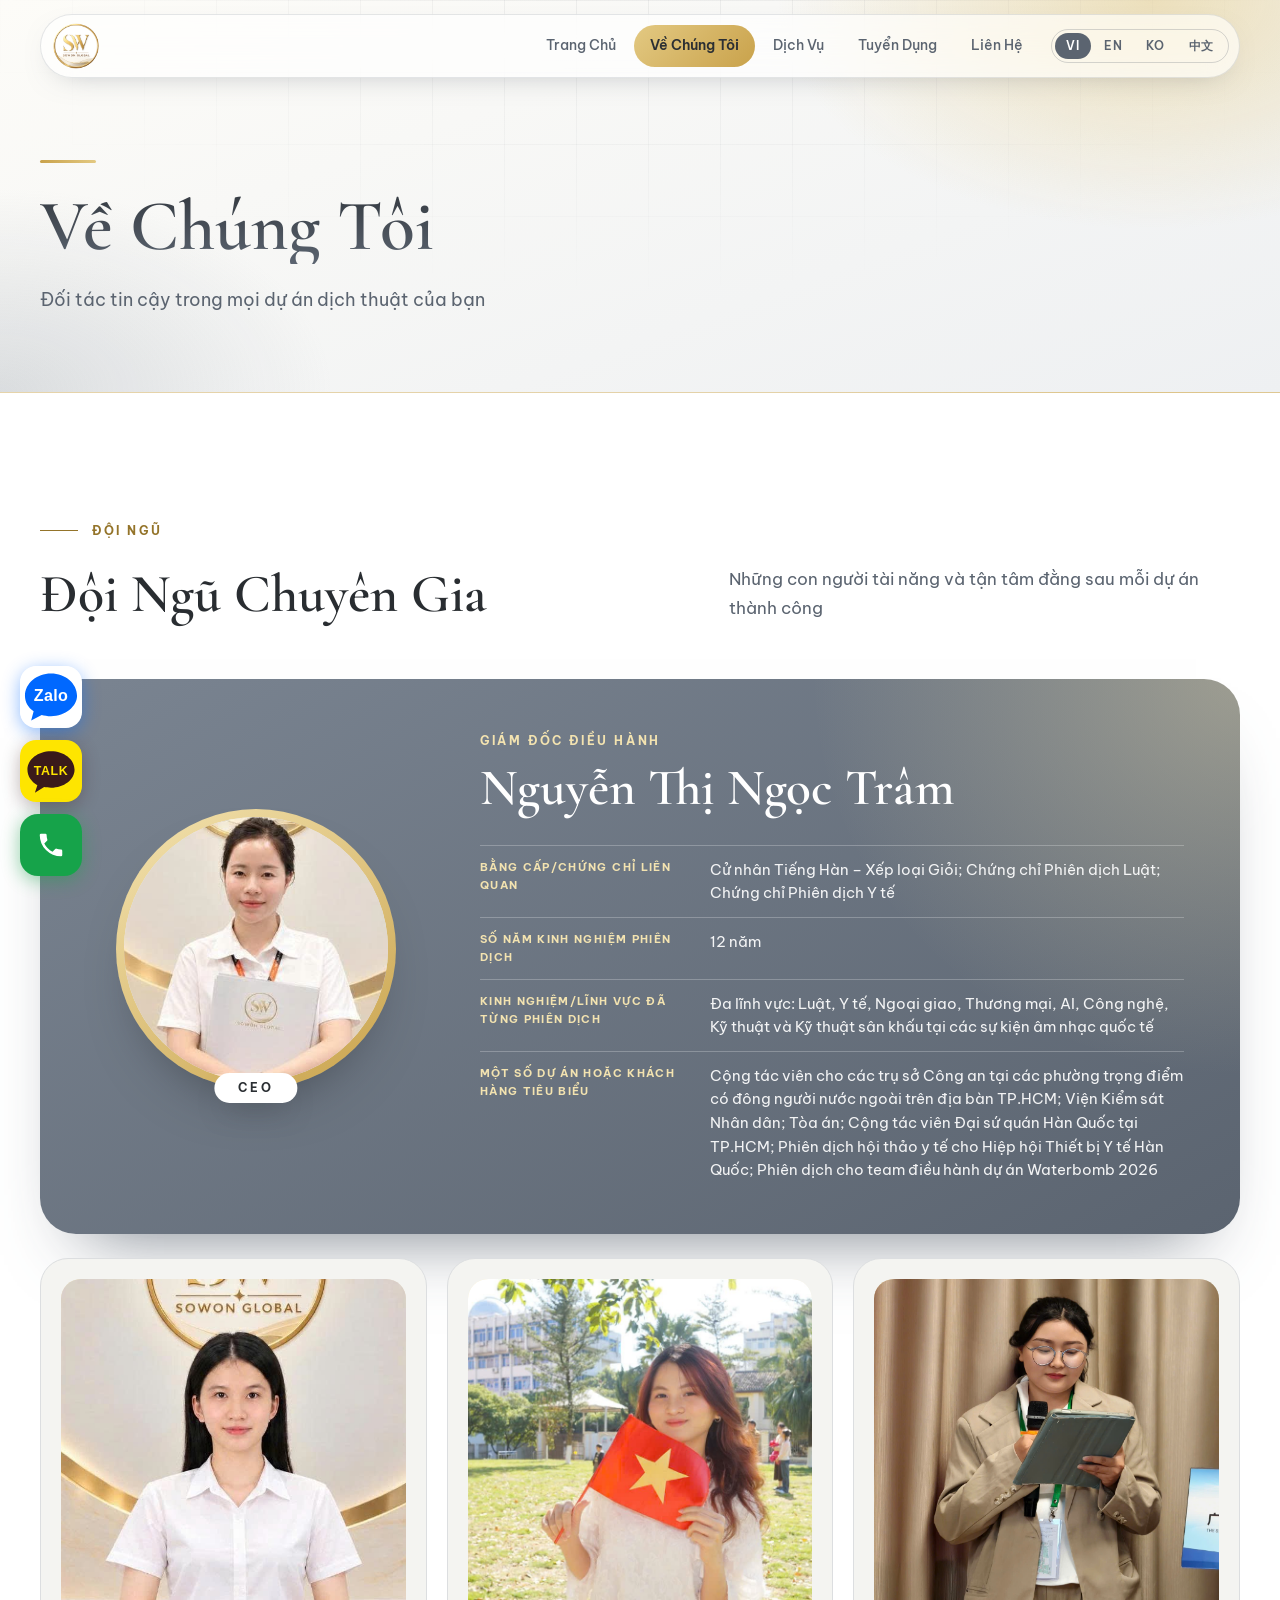
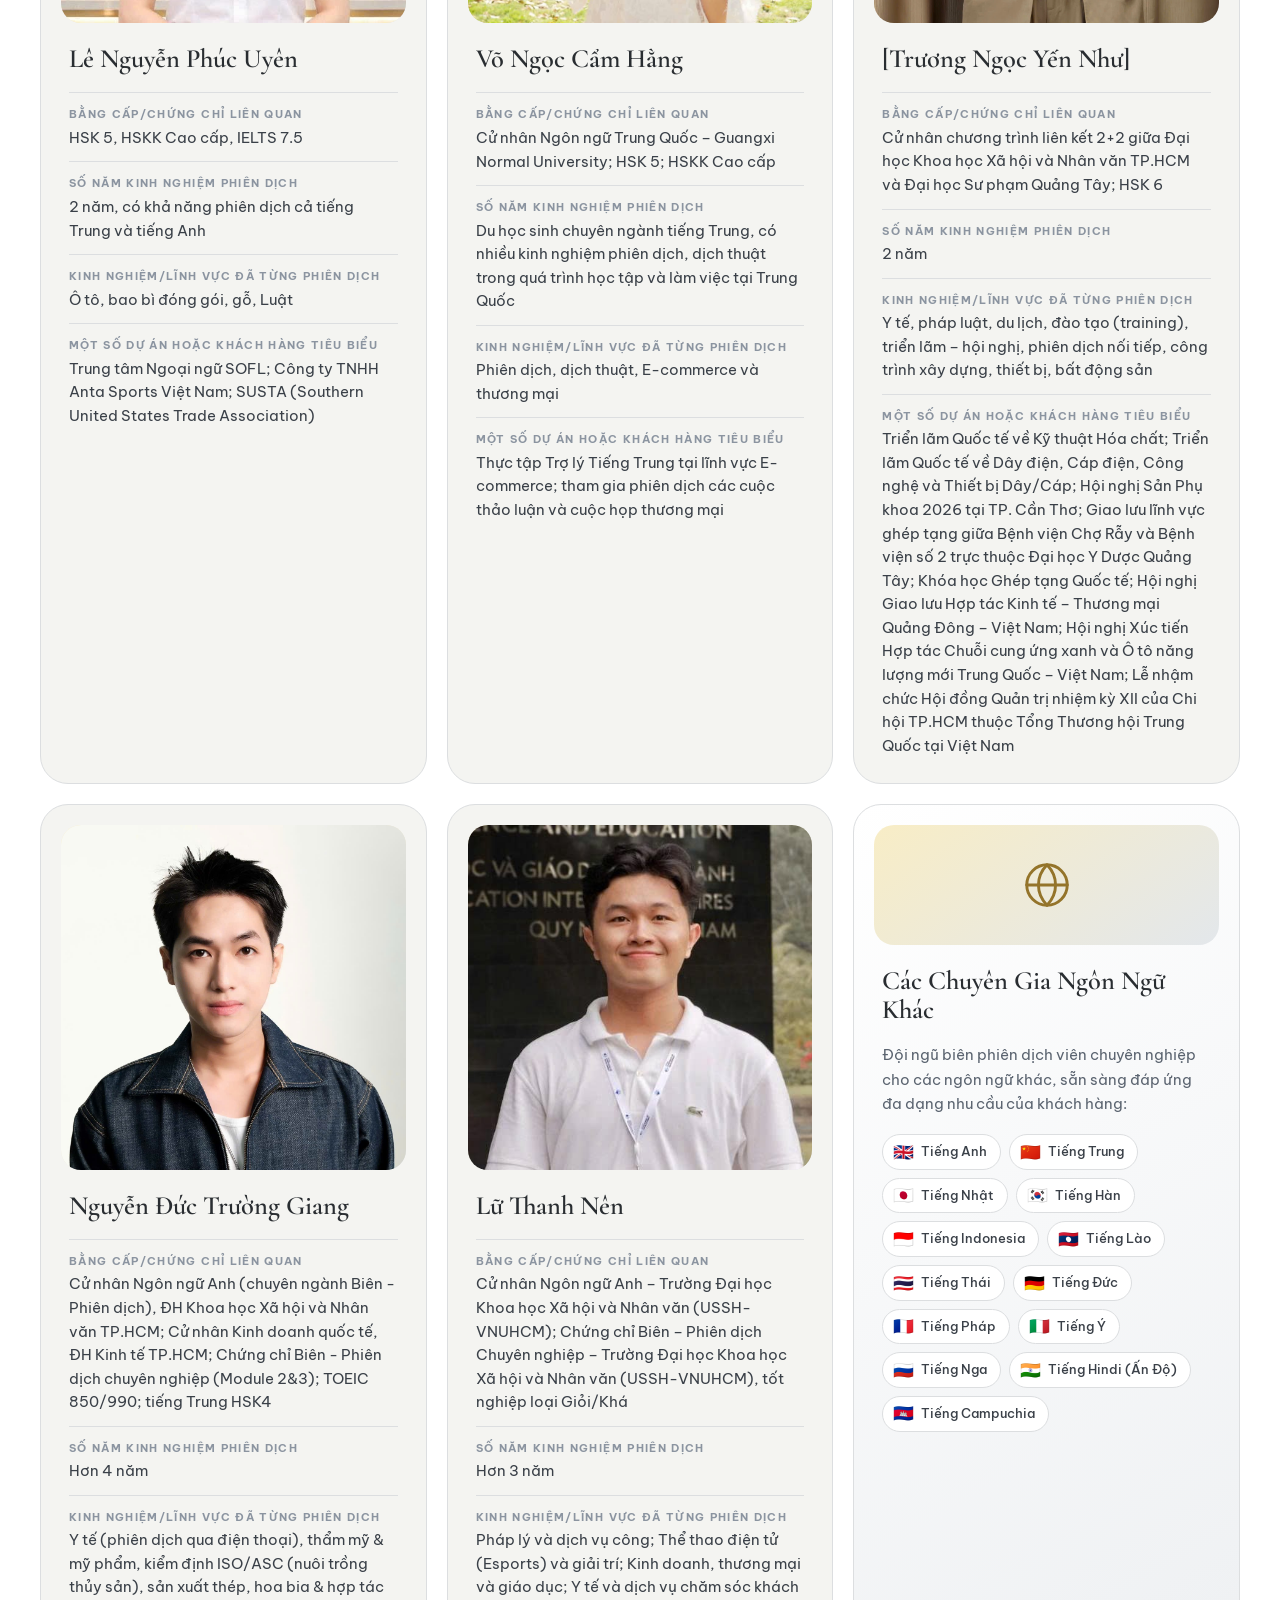
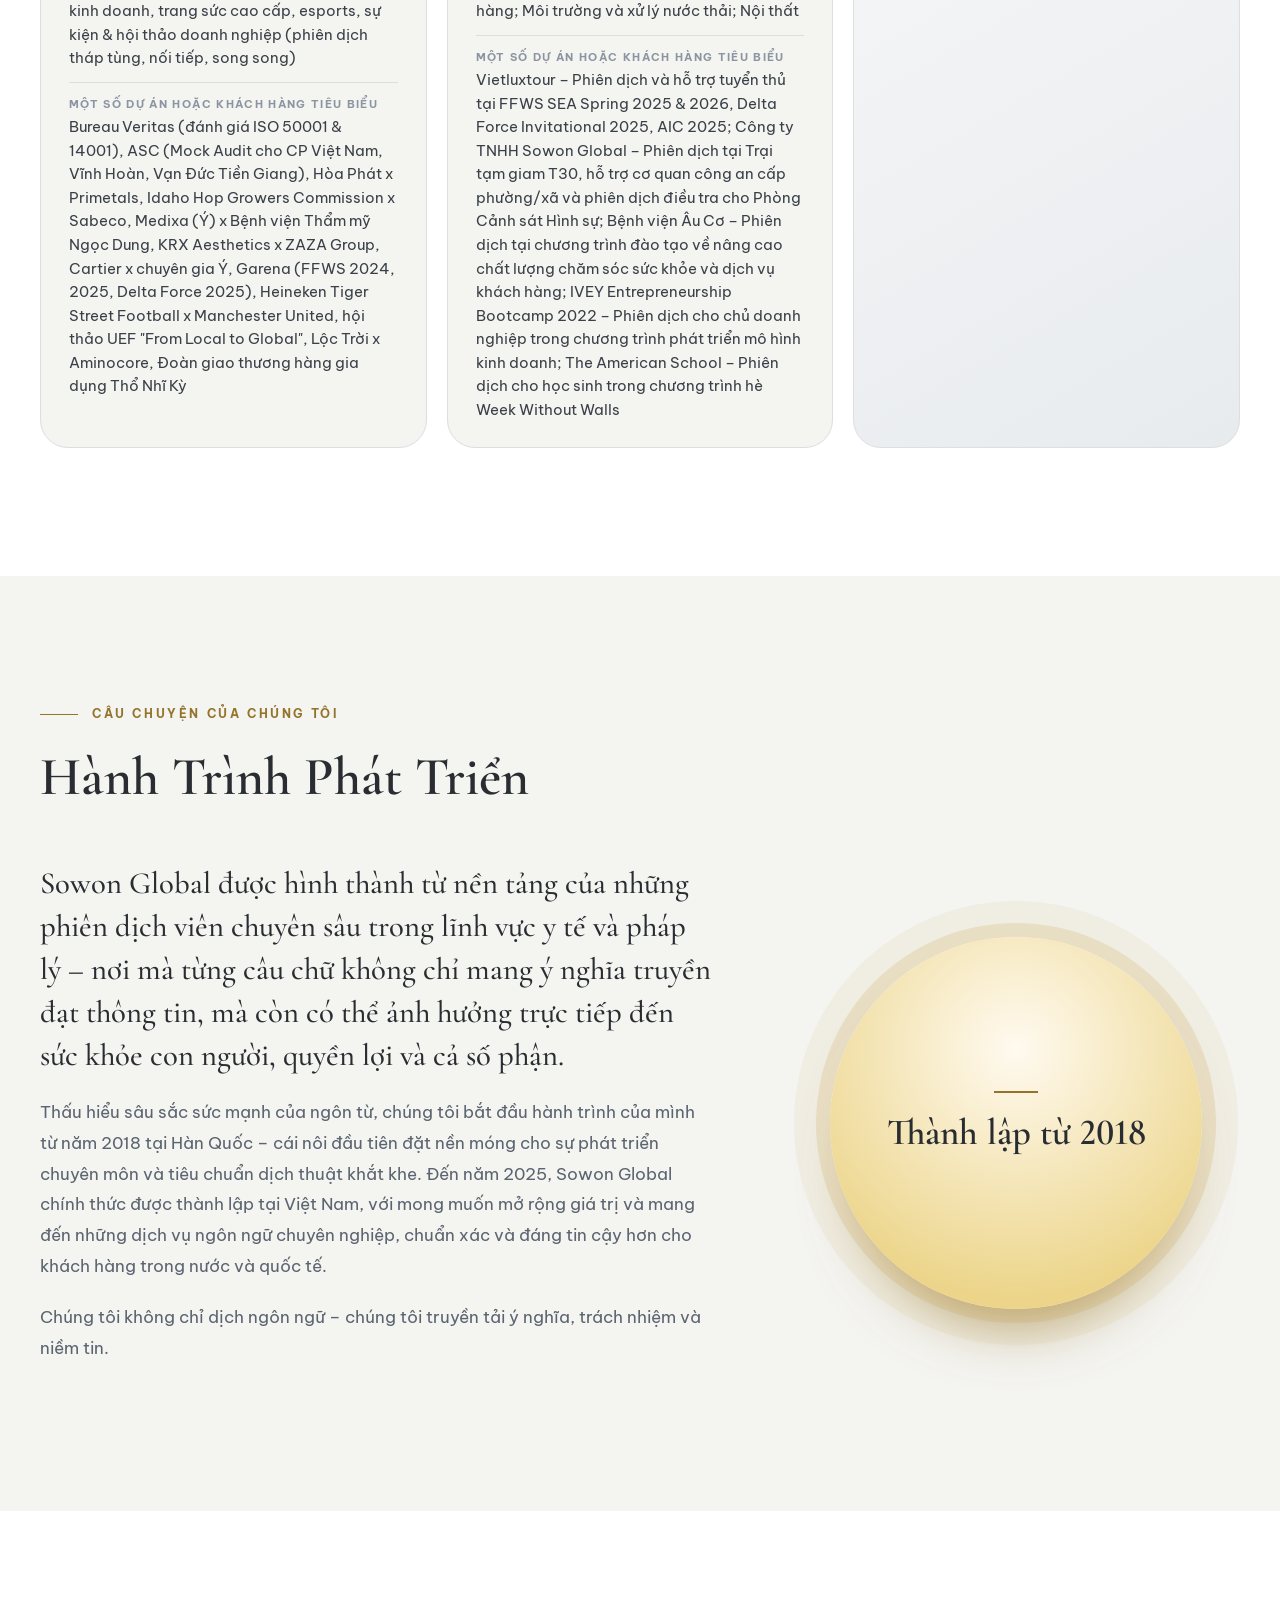
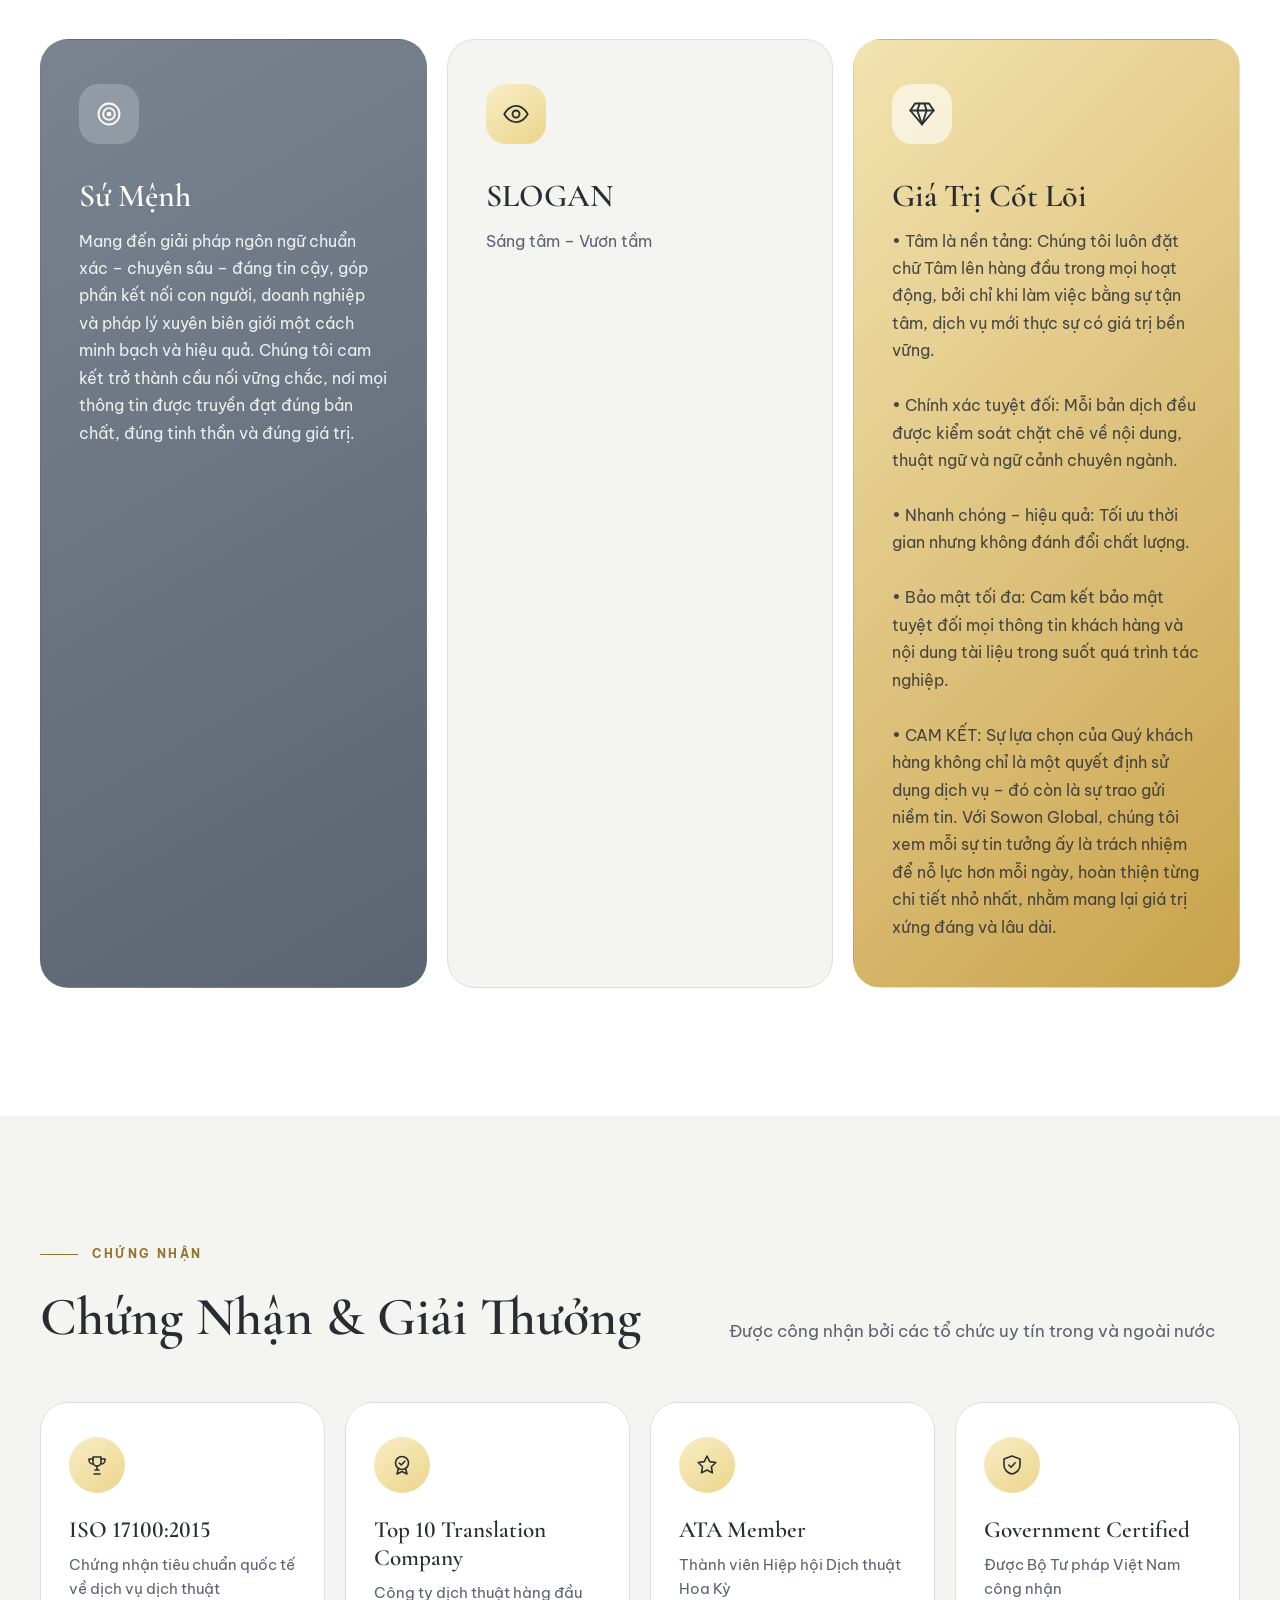
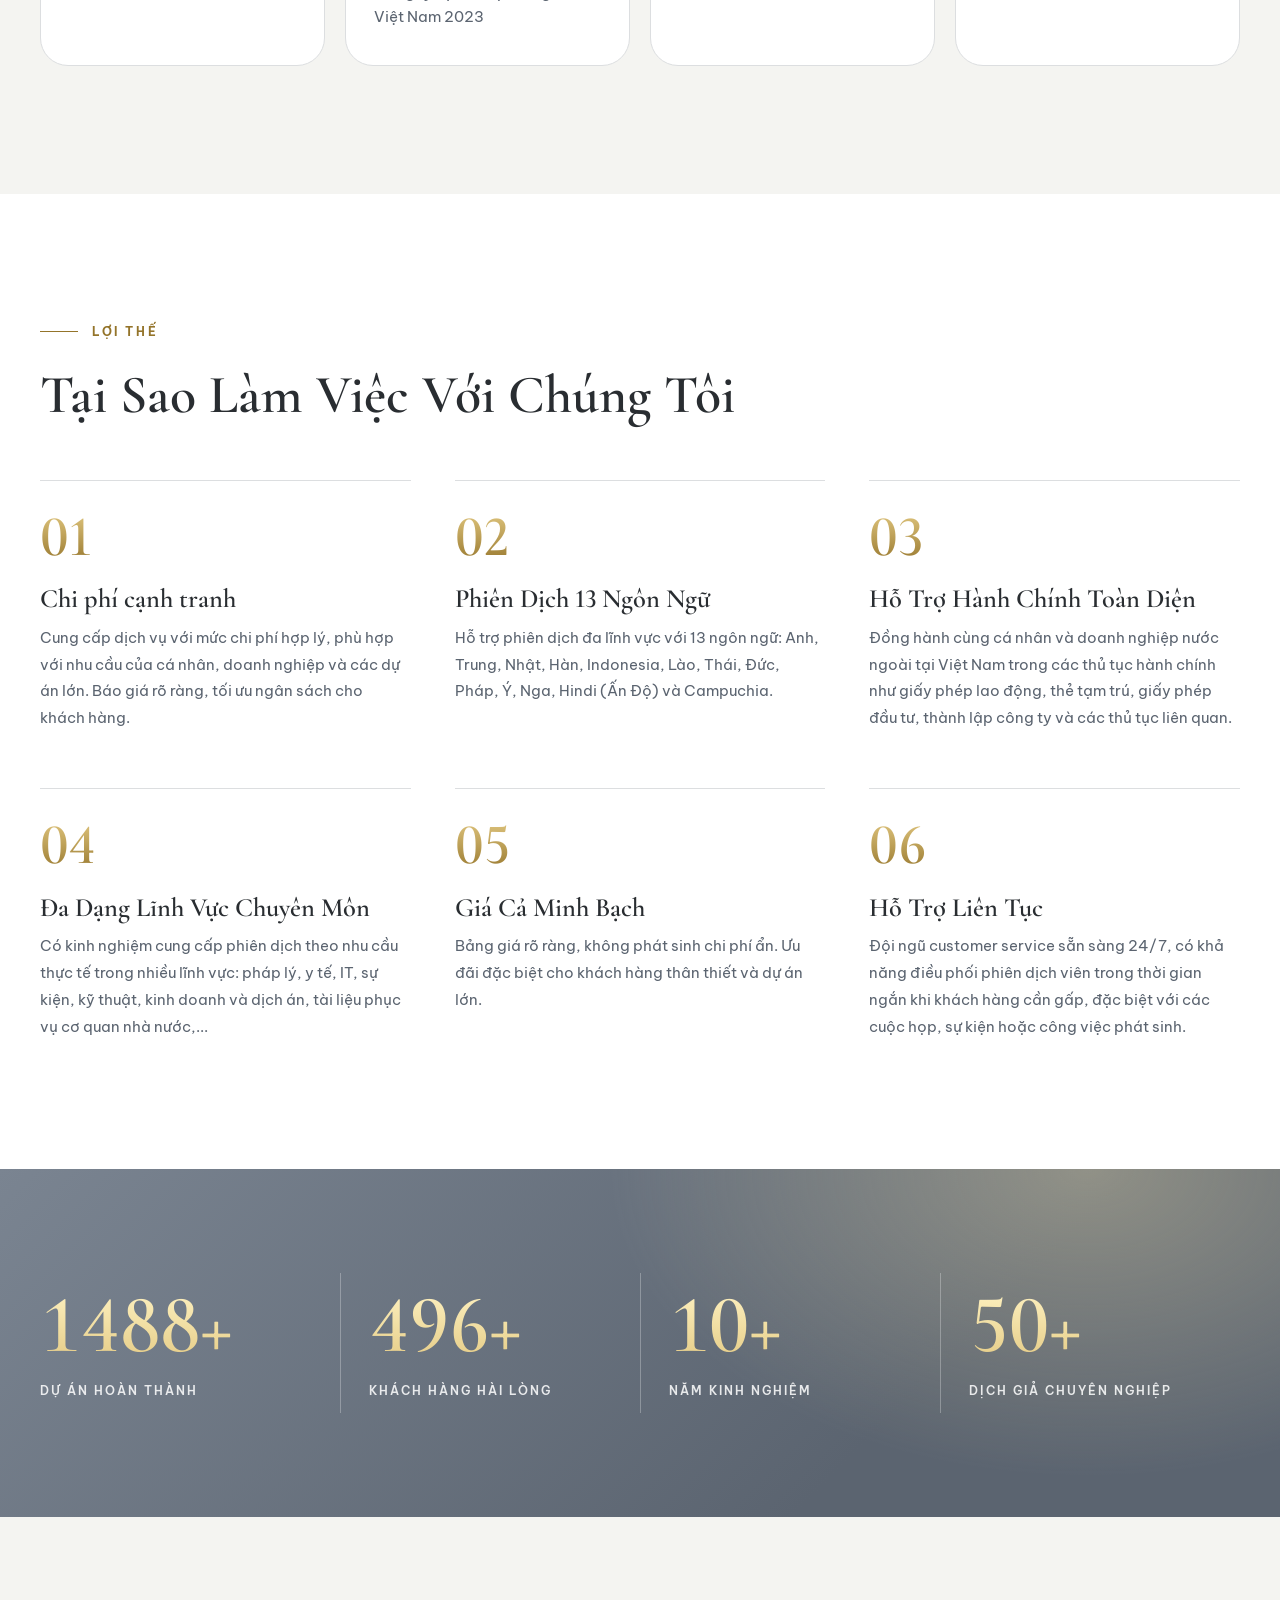
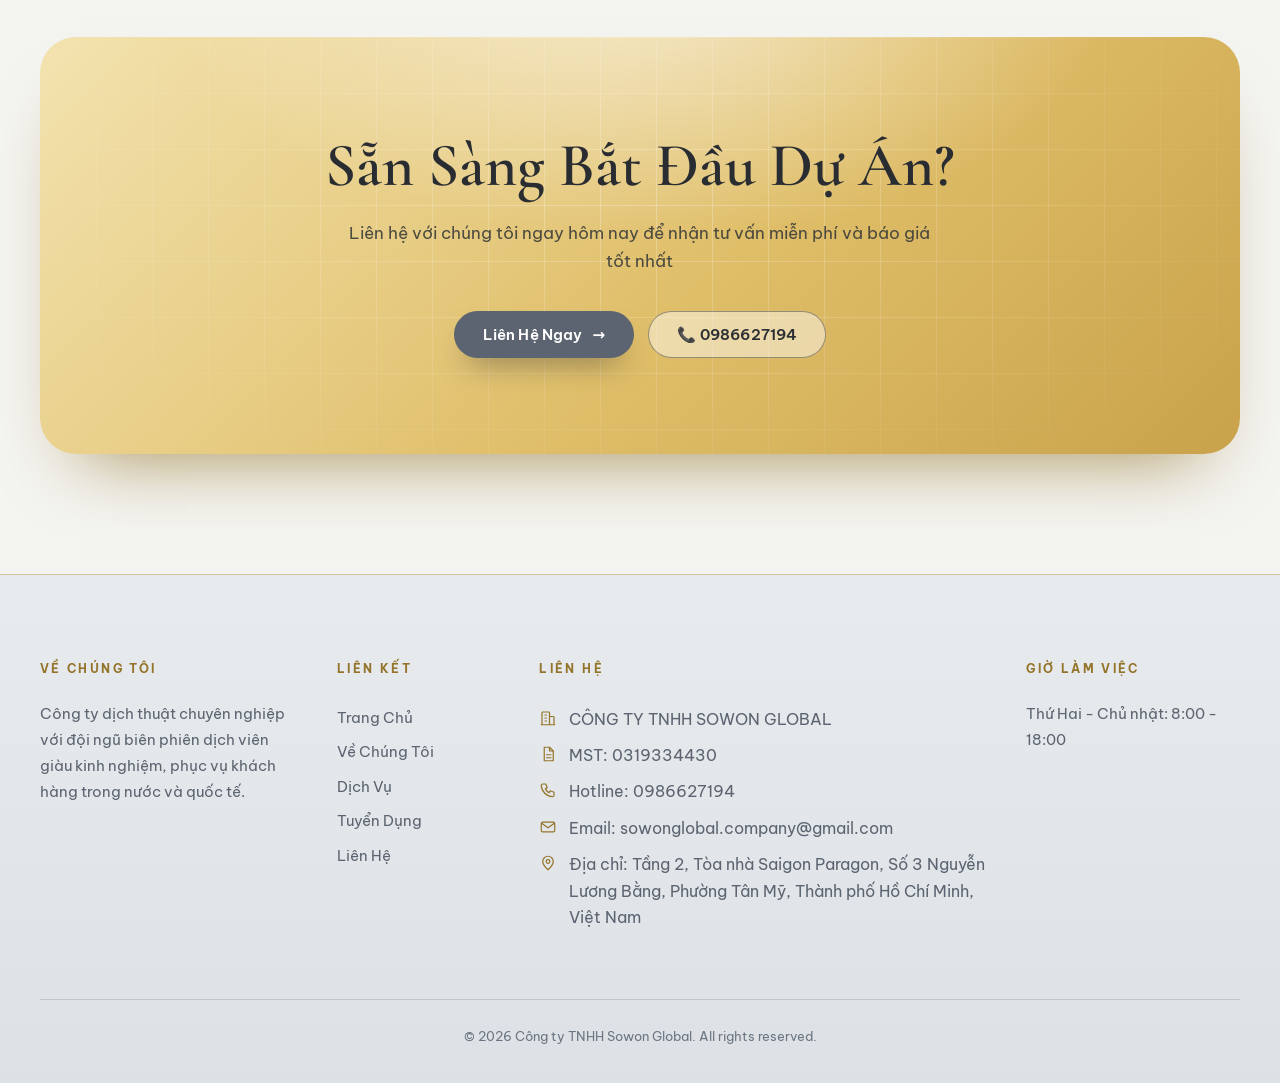
<file: about.html>
<!DOCTYPE html>
<html lang="vi">
<head>
    <meta charset="UTF-8">
    <meta name="viewport" content="width=device-width, initial-scale=1.0">
    <meta name="theme-color" content="#f4f4f1">
    <title>Về Chúng Tôi - Dịch Thuật Chuyên Nghiệp</title>
    <link rel="preconnect" href="https://fonts.googleapis.com">
    <link rel="preconnect" href="https://fonts.gstatic.com" crossorigin>
    <link href="https://fonts.googleapis.com/css2?family=Cormorant+Garamond:wght@500;600;700&family=Be+Vietnam+Pro:wght@300;400;500;600;700&display=swap" rel="stylesheet">
    <link rel="stylesheet" href="redesign.css">
    <link rel="stylesheet" href="about-v2.css">
    <link rel="stylesheet" href="footer-v2.css">
</head>
<body>
    <!-- Icon sprite -->
    <svg class="sprite" aria-hidden="true" focusable="false">
        <symbol id="i-globe" viewBox="0 0 24 24"><circle cx="12" cy="12" r="9"/><path d="M3 12h18M12 3c2.5 2.6 3.8 5.6 3.8 9s-1.3 6.4-3.8 9c-2.5-2.6-3.8-5.6-3.8-9S9.5 5.6 12 3z"/></symbol>
        <symbol id="i-target" viewBox="0 0 24 24"><circle cx="12" cy="12" r="9"/><circle cx="12" cy="12" r="5"/><circle cx="12" cy="12" r="1.2"/></symbol>
        <symbol id="i-eye" viewBox="0 0 24 24"><path d="M2 12s3.6-7 10-7 10 7 10 7-3.6 7-10 7S2 12 2 12z"/><circle cx="12" cy="12" r="3"/></symbol>
        <symbol id="i-gem" viewBox="0 0 24 24"><path d="M6 3h12l4 6-10 12L2 9z"/><path d="M2 9h20M10 3L8 9l4 12 4-12-2-6"/></symbol>
        <symbol id="i-trophy" viewBox="0 0 24 24"><path d="M8 4h8v5a4 4 0 01-8 0z"/><path d="M8 6H4v1a4 4 0 004 4M16 6h4v1a4 4 0 01-4 4M12 13v4M9 21h6M10 17h4"/></symbol>
        <symbol id="i-seal" viewBox="0 0 24 24"><circle cx="12" cy="10" r="6.5"/><path d="M9.2 10l2 2 3.6-3.8M8.5 15.3L7 21l5-2.5 5 2.5-1.5-5.7"/></symbol>
        <symbol id="i-quality" viewBox="0 0 24 24"><path d="M12 3l2.7 5.6 6.1.9-4.4 4.3 1 6.1L12 17l-5.5 2.9 1-6.1L3.2 9.5l6.1-.9z"/></symbol>
        <symbol id="i-security" viewBox="0 0 24 24"><path d="M12 3l8 3v6c0 4.5-3.2 8.2-8 9-4.8-.8-8-4.5-8-9V6z"/><path d="M8.8 12l2.2 2.2 4.2-4.4"/></symbol>
        <symbol id="i-phone" viewBox="0 0 24 24"><path d="M5 4h4l2 5-2.5 1.5a11 11 0 005 5L15 13l5 2v4a2 2 0 01-2 2A16 16 0 013 6a2 2 0 012-2z"/></symbol>
        <symbol id="i-mail" viewBox="0 0 24 24"><rect x="3" y="5.5" width="18" height="13" rx="2"/><path d="M3.5 7l8.5 6 8.5-6"/></symbol>
        <symbol id="i-pin" viewBox="0 0 24 24"><path d="M12 21s-7-6.2-7-11a7 7 0 0114 0c0 4.8-7 11-7 11z"/><circle cx="12" cy="10" r="2.5"/></symbol>
            <symbol id="i-building" viewBox="0 0 24 24"><path d="M4 21V5a1 1 0 011-1h8a1 1 0 011 1v16M14 10h5a1 1 0 011 1v10M3 21h18M8 8h2M8 12h2M8 16h2"/></symbol>
            <symbol id="i-doc" viewBox="0 0 24 24"><path d="M7 3h7l5 5v13H7z"/><path d="M14 3v5h5M10 13h6M10 17h6"/></symbol>
    </svg>

    <script src="floating-contact.js"></script>

    <!-- Navigation -->
    <nav class="navbar site-nav" id="navbar">
        <div class="nav-container">
            <a class="logo" href="index.html" aria-label="Sowon Global">
                <div class="logo-icon">
                    <img src="Images/logo-white.png" alt="Sowon Global">
                </div>
            </a>
            <ul class="nav-menu" id="navMenu">
                <li><a href="index.html" class="nav-link" data-i18n="nav.home">Trang Chủ</a></li>
                <li><a href="about.html" class="nav-link active" data-i18n="nav.about">Về Chúng Tôi</a></li>
                <li><a href="services.html" class="nav-link" data-i18n="nav.services">Dịch Vụ</a></li>
                <li><a href="recruitment.html" class="nav-link" data-i18n="nav.recruitment">Tuyển Dụng</a></li>
                <li><a href="contact.html" class="nav-link" data-i18n="nav.contact">Liên Hệ</a></li>

                <!-- Language Switcher -->
                <li class="language-switcher">
                    <button class="lang-btn" data-lang="vi">VI</button>
                    <button class="lang-btn" data-lang="en">EN</button>
                    <button class="lang-btn" data-lang="ko">KO</button>
                    <button class="lang-btn" data-lang="zh">中文</button>
                </li>
            </ul>
            <button class="mobile-menu-btn" id="mobileMenuBtn" aria-label="Menu" aria-expanded="false">☰</button>
        </div>
    </nav>

    <!-- Page Header -->
    <header class="page-header">
        <div class="wrap">
            <h1 data-i18n="about.header.title">Về Chúng Tôi</h1>
            <p data-i18n="about.header.subtitle">Đối tác tin cậy trong mọi dự án dịch thuật của bạn</p>
        </div>
    </header>

    <main>
    <!-- Team Section -->
    <section class="section section-white team-section">
        <div class="wrap">
            <div class="section-header reveal">
                <div class="section-tag" data-i18n="about.team.tag">ĐỘI NGŨ</div>
                <h2 class="section-title" data-i18n="about.team.title">Đội Ngũ Chuyên Gia</h2>
                <p class="section-description" data-i18n="about.team.desc">
                    Những con người tài năng và tận tâm đằng sau mỗi dự án thành công
                </p>
            </div>

            <div class="ceo-card reveal">
                <div class="ceo-photo-wrap">
                    <div class="ceo-photo-ring">
                        <img src="Images/ceo2.png" alt="Nguyễn Thị Ngọc Trâm - CEO" class="ceo-photo"
                             onerror="this.style.display='none'; this.nextElementSibling.style.display='flex';">
                        <div class="ceo-photo-fallback" style="display:none;">👩‍💼</div>
                    </div>
                    <span class="ceo-badge" data-i18n="about.team.ceo.badge">CEO</span>
                </div>
                <div class="ceo-body">
                    <div class="ceo-role" data-i18n="about.team.ceo.role">Giám Đốc Điều Hành</div>
                    <h3 class="team-name" data-i18n="about.team.ceo.name">Nguyễn Thị Ngọc Trâm</h3>
                    <dl class="team-info">
                            <div class="team-row">
                                <dt data-i18n="about.team.label.degrees">Bằng cấp/chứng chỉ liên quan</dt>
                                <dd data-i18n="about.team.ceo.degrees">[Bằng cấp/chứng chỉ của CEO]</dd>
                            </div>
                            <div class="team-row">
                                <dt data-i18n="about.team.label.years">Số năm kinh nghiệm phiên dịch</dt>
                                <dd data-i18n="about.team.ceo.years">[Số] năm</dd>
                            </div>
                            <div class="team-row">
                                <dt data-i18n="about.team.label.fields">Kinh nghiệm/lĩnh vực đã từng phiên dịch</dt>
                                <dd data-i18n="about.team.ceo.fields">[Các lĩnh vực đã phiên dịch]</dd>
                            </div>
                            <div class="team-row">
                                <dt data-i18n="about.team.label.projects">Một số dự án hoặc khách hàng tiêu biểu</dt>
                                <dd data-i18n="about.team.ceo.projects">[Dự án/khách hàng tiêu biểu]</dd>
                            </div>
                    </dl>
                </div>
            </div>

            <div class="team-grid team-grid-5">
                <div class="team-card reveal" style="--d:0s">
                    <div class="team-avatar">
                        <img src="Images/Uyen.png" alt="Chuyên gia 2" class="team-avatar-img"
                             onerror="this.style.display='none'; this.nextElementSibling.style.display='flex';">
                        <span class="team-avatar-fallback" style="display:none;">👤</span>
                    </div>
                    <div class="team-card-body">
                        <h3 class="team-name" data-i18n="about.team.member2.name">[Họ và tên chuyên gia 2]</h3>
                        <dl class="team-info">
                            <div class="team-row">
                                <dt data-i18n="about.team.label.degrees">Bằng cấp/chứng chỉ liên quan</dt>
                                <dd data-i18n="about.team.member2.degrees">[Bằng cấp/chứng chỉ]</dd>
                            </div>
                            <div class="team-row">
                                <dt data-i18n="about.team.label.years">Số năm kinh nghiệm phiên dịch</dt>
                                <dd data-i18n="about.team.member2.years">[Số] năm</dd>
                            </div>
                            <div class="team-row">
                                <dt data-i18n="about.team.label.fields">Kinh nghiệm/lĩnh vực đã từng phiên dịch</dt>
                                <dd data-i18n="about.team.member2.fields">[Lĩnh vực đã phiên dịch]</dd>
                            </div>
                            <div class="team-row">
                                <dt data-i18n="about.team.label.projects">Một số dự án hoặc khách hàng tiêu biểu</dt>
                                <dd data-i18n="about.team.member2.projects">[Dự án/khách hàng tiêu biểu]</dd>
                            </div>
                        </dl>
                    </div>
                </div>
                <div class="team-card reveal" style="--d:0.1s">
                    <div class="team-avatar">
                        <img src="Images/Hang.png" alt="Chuyên gia 3" class="team-avatar-img"
                             onerror="this.style.display='none'; this.nextElementSibling.style.display='flex';">
                        <span class="team-avatar-fallback" style="display:none;">👤</span>
                    </div>
                    <div class="team-card-body">
                        <h3 class="team-name" data-i18n="about.team.member3.name">[Họ và tên chuyên gia 3]</h3>
                        <dl class="team-info">
                            <div class="team-row">
                                <dt data-i18n="about.team.label.degrees">Bằng cấp/chứng chỉ liên quan</dt>
                                <dd data-i18n="about.team.member3.degrees">[Bằng cấp/chứng chỉ]</dd>
                            </div>
                            <div class="team-row">
                                <dt data-i18n="about.team.label.years">Số năm kinh nghiệm phiên dịch</dt>
                                <dd data-i18n="about.team.member3.years">[Số] năm</dd>
                            </div>
                            <div class="team-row">
                                <dt data-i18n="about.team.label.fields">Kinh nghiệm/lĩnh vực đã từng phiên dịch</dt>
                                <dd data-i18n="about.team.member3.fields">[Lĩnh vực đã phiên dịch]</dd>
                            </div>
                            <div class="team-row">
                                <dt data-i18n="about.team.label.projects">Một số dự án hoặc khách hàng tiêu biểu</dt>
                                <dd data-i18n="about.team.member3.projects">[Dự án/khách hàng tiêu biểu]</dd>
                            </div>
                        </dl>
                    </div>
                </div>
                <div class="team-card reveal" style="--d:0.2s">
                    <div class="team-avatar">
                        <img src="Images/Nhu.png" alt="Chuyên gia 4" class="team-avatar-img"
                             onerror="this.style.display='none'; this.nextElementSibling.style.display='flex';">
                        <span class="team-avatar-fallback" style="display:none;">👤</span>
                    </div>
                    <div class="team-card-body">
                        <h3 class="team-name" data-i18n="about.team.member4.name">[Họ và tên chuyên gia 4]</h3>
                        <dl class="team-info">
                            <div class="team-row">
                                <dt data-i18n="about.team.label.degrees">Bằng cấp/chứng chỉ liên quan</dt>
                                <dd data-i18n="about.team.member4.degrees">[Bằng cấp/chứng chỉ]</dd>
                            </div>
                            <div class="team-row">
                                <dt data-i18n="about.team.label.years">Số năm kinh nghiệm phiên dịch</dt>
                                <dd data-i18n="about.team.member4.years">[Số] năm</dd>
                            </div>
                            <div class="team-row">
                                <dt data-i18n="about.team.label.fields">Kinh nghiệm/lĩnh vực đã từng phiên dịch</dt>
                                <dd data-i18n="about.team.member4.fields">[Lĩnh vực đã phiên dịch]</dd>
                            </div>
                            <div class="team-row">
                                <dt data-i18n="about.team.label.projects">Một số dự án hoặc khách hàng tiêu biểu</dt>
                                <dd data-i18n="about.team.member4.projects">[Dự án/khách hàng tiêu biểu]</dd>
                            </div>
                        </dl>
                    </div>
                </div>
                <div class="team-card reveal" style="--d:0s">
                    <div class="team-avatar">
                        <img src="Images/Giang.png" alt="Chuyên gia 5" class="team-avatar-img"
                             onerror="this.style.display='none'; this.nextElementSibling.style.display='flex';">
                        <span class="team-avatar-fallback" style="display:none;">👤</span>
                    </div>
                    <div class="team-card-body">
                        <h3 class="team-name" data-i18n="about.team.member5.name">[Họ và tên chuyên gia 5]</h3>
                        <dl class="team-info">
                            <div class="team-row">
                                <dt data-i18n="about.team.label.degrees">Bằng cấp/chứng chỉ liên quan</dt>
                                <dd data-i18n="about.team.member5.degrees">[Bằng cấp/chứng chỉ]</dd>
                            </div>
                            <div class="team-row">
                                <dt data-i18n="about.team.label.years">Số năm kinh nghiệm phiên dịch</dt>
                                <dd data-i18n="about.team.member5.years">[Số] năm</dd>
                            </div>
                            <div class="team-row">
                                <dt data-i18n="about.team.label.fields">Kinh nghiệm/lĩnh vực đã từng phiên dịch</dt>
                                <dd data-i18n="about.team.member5.fields">[Lĩnh vực đã phiên dịch]</dd>
                            </div>
                            <div class="team-row">
                                <dt data-i18n="about.team.label.projects">Một số dự án hoặc khách hàng tiêu biểu</dt>
                                <dd data-i18n="about.team.member5.projects">[Dự án/khách hàng tiêu biểu]</dd>
                            </div>
                        </dl>
                    </div>
                </div>
                <div class="team-card reveal" style="--d:0.1s">
                    <div class="team-avatar">
                        <img src="Images/Nen.png" alt="Chuyên gia 6" class="team-avatar-img"
                             onerror="this.style.display='none'; this.nextElementSibling.style.display='flex';">
                        <span class="team-avatar-fallback" style="display:none;">👤</span>
                    </div>
                    <div class="team-card-body">
                        <h3 class="team-name" data-i18n="about.team.member6.name">[Họ và tên chuyên gia 6]</h3>
                        <dl class="team-info">
                            <div class="team-row">
                                <dt data-i18n="about.team.label.degrees">Bằng cấp/chứng chỉ liên quan</dt>
                                <dd data-i18n="about.team.member6.degrees">[Bằng cấp/chứng chỉ]</dd>
                            </div>
                            <div class="team-row">
                                <dt data-i18n="about.team.label.years">Số năm kinh nghiệm phiên dịch</dt>
                                <dd data-i18n="about.team.member6.years">[Số] năm</dd>
                            </div>
                            <div class="team-row">
                                <dt data-i18n="about.team.label.fields">Kinh nghiệm/lĩnh vực đã từng phiên dịch</dt>
                                <dd data-i18n="about.team.member6.fields">[Lĩnh vực đã phiên dịch]</dd>
                            </div>
                            <div class="team-row">
                                <dt data-i18n="about.team.label.projects">Một số dự án hoặc khách hàng tiêu biểu</dt>
                                <dd data-i18n="about.team.member6.projects">[Dự án/khách hàng tiêu biểu]</dd>
                            </div>
                        </dl>
                    </div>
                </div>
                <div class="team-card team-card--langs reveal" style="--d:.1s">
                    <div class="team-avatar"><svg class="ico"><use href="#i-globe"/></svg></div>
                    <div class="team-card-body">
                        <h3 class="team-name" data-i18n="about.team.others.title">Các Chuyên Gia Ngôn Ngữ Khác</h3>
                        <p class="lang-desc" data-i18n="about.team.others.desc">Đội ngũ biên phiên dịch viên chuyên nghiệp cho các ngôn ngữ khác, sẵn sàng đáp ứng đa dạng nhu cầu của khách hàng:</p>
                        <ul class="lang-chips">
                            <li class="lang-chip"><span class="lang-flag">🇬🇧</span><span data-i18n="about.team.others.lang.en">Tiếng Anh</span></li>
                            <li class="lang-chip"><span class="lang-flag">🇨🇳</span><span data-i18n="about.team.others.lang.zh">Tiếng Trung</span></li>
                            <li class="lang-chip"><span class="lang-flag">🇯🇵</span><span data-i18n="about.team.others.lang.ja">Tiếng Nhật</span></li>
                            <li class="lang-chip"><span class="lang-flag">🇰🇷</span><span data-i18n="about.team.others.lang.ko">Tiếng Hàn</span></li>
                            <li class="lang-chip"><span class="lang-flag">🇮🇩</span><span data-i18n="about.team.others.lang.id">Tiếng Indonesia</span></li>
                            <li class="lang-chip"><span class="lang-flag">🇱🇦</span><span data-i18n="about.team.others.lang.lo">Tiếng Lào</span></li>
                            <li class="lang-chip"><span class="lang-flag">🇹🇭</span><span data-i18n="about.team.others.lang.th">Tiếng Thái</span></li>
                            <li class="lang-chip"><span class="lang-flag">🇩🇪</span><span data-i18n="about.team.others.lang.de">Tiếng Đức</span></li>
                            <li class="lang-chip"><span class="lang-flag">🇫🇷</span><span data-i18n="about.team.others.lang.fr">Tiếng Pháp</span></li>
                            <li class="lang-chip"><span class="lang-flag">🇮🇹</span><span data-i18n="about.team.others.lang.it">Tiếng Ý</span></li>
                            <li class="lang-chip"><span class="lang-flag">🇷🇺</span><span data-i18n="about.team.others.lang.ru">Tiếng Nga</span></li>
                            <li class="lang-chip"><span class="lang-flag">🇮🇳</span><span data-i18n="about.team.others.lang.in">Tiếng Ấn Độ</span></li>
                            <li class="lang-chip"><span class="lang-flag">🇰🇭</span><span data-i18n="about.team.others.lang.km">Tiếng Campuchia</span></li>
                        </ul>
                    </div>
                </div>
            </div>
        </div>
    </section>

    <!-- Company Story Section -->
    <section class="section section-light">
        <div class="wrap">
            <div class="section-header is-single reveal">
                <div class="section-tag" data-i18n="about.story.tag">CÂU CHUYỆN CỦA CHÚNG TÔI</div>
                <h2 class="section-title" data-i18n="about.story.title">Hành Trình Phát Triển</h2>
            </div>
            <div class="story-content">
                <div class="story-text reveal">
                    <p data-i18n="about.story.p1">
                        Được thành lập từ năm 2015 bởi sự hợp tác giữa chuyên gia dịch thuật người Nhật và người Việt, 
                        chúng tôi tự hào là một trong những công ty dịch thuật hàng đầu tại Việt Nam với hơn 10 năm 
                        kinh nghiệm trong ngành.
                    </p>
                    <p data-i18n="about.story.p2">
                        Xuất phát từ niềm đam mê với ngôn ngữ và mong muốn kết nối văn hóa giữa các quốc gia, 
                        chúng tôi đã không ngừng phát triển và mở rộng quy mô. Từ một nhóm nhỏ gồm 5 dịch giả, 
                        đến nay chúng tôi đã phát triển thành một tập thể với hơn 50 chuyên gia dịch thuật 
                        chuyên nghiệp trong nhiều lĩnh vực khác nhau.
                    </p>
                    <p data-i18n="about.story.p3">
                        Sứ mệnh của chúng tôi là cung cấp dịch vụ dịch thuật chất lượng cao với giá cả hợp lý, 
                        giúp các doanh nghiệp và cá nhân Việt Nam vươn ra thế giới, đồng thời hỗ trợ các đối tác 
                        quốc tế tiếp cận thị trường Việt Nam một cách hiệu quả nhất.
                    </p>
                </div>
                <div class="story-image reveal" style="--d:.1s">
                    <div class="story-image-placeholder">
                        <p data-i18n="about.story.since">Thành lập từ 2015</p>
                    </div>
                </div>
            </div>
        </div>
    </section>

    <!-- Mission & Vision Section -->
    <section class="section section-white">
        <div class="wrap">
            <div class="mission-vision-grid">
                <div class="mv-card reveal">
                    <div class="mv-icon"><svg class="ico"><use href="#i-target"/></svg></div>
                    <h3 data-i18n="about.mission.title">Sứ Mệnh</h3>
                    <p data-i18n="about.mission.desc">
                        Cung cấp dịch vụ dịch thuật chất lượng cao, chính xác và đáng tin cậy, 
                        giúp khách hàng vượt qua rào cản ngôn ngữ và đạt được thành công trong 
                        giao tiếp quốc tế. Chúng tôi cam kết mang đến giá trị tốt nhất với chi phí hợp lý nhất.
                    </p>
                </div>
                <div class="mv-card reveal" style="--d:.1s">
                    <div class="mv-icon"><svg class="ico"><use href="#i-eye"/></svg></div>
                    <h3 data-i18n="about.vision.title">Tầm Nhìn</h3>
                    <p data-i18n="about.vision.desc">
                        Trở thành công ty dịch thuật hàng đầu khu vực Đông Nam Á, được công nhận 
                        bởi chất lượng dịch vụ xuất sắc và sự đổi mới không ngừng trong lĩnh vực 
                        dịch thuật. Chúng tôi hướng tới việc xây dựng cầu nối văn hóa vững chắc giữa các quốc gia.
                    </p>
                </div>
                <div class="mv-card reveal" style="--d:.2s">
                    <div class="mv-icon"><svg class="ico"><use href="#i-gem"/></svg></div>
                    <h3 data-i18n="about.values.title">Giá Trị Cốt Lõi</h3>
                    <p data-i18n="about.values.desc" style="white-space: pre-line;">
                        Chất lượng - Uy tín - Tận tâm. Chúng tôi đặt chất lượng lên hàng đầu, 
                        xây dựng uy tín thông qua từng dự án, và phục vụ khách hàng bằng cả trái tim. 
                        Mỗi bản dịch là một cam kết về sự hoàn hảo và trách nhiệm.
                    </p>
                </div>
            </div>
        </div>
    </section>

    <!-- Certifications Section -->
    <section class="section section-light">
        <div class="wrap">
            <div class="section-header reveal">
                <div class="section-tag" data-i18n="about.cert.tag">CHỨNG NHẬN</div>
                <h2 class="section-title" data-i18n="about.cert.title">Chứng Nhận & Giải Thưởng</h2>
                <p class="section-description" data-i18n="about.cert.desc">
                    Được công nhận bởi các tổ chức uy tín trong và ngoài nước
                </p>
            </div>
            <div class="cert-grid">
                <div class="cert-card reveal">
                    <div class="cert-icon"><svg class="ico"><use href="#i-trophy"/></svg></div>
                    <h4 data-i18n="about.cert.item1.title">ISO 17100:2015</h4>
                    <p data-i18n="about.cert.item1.desc">Chứng nhận tiêu chuẩn quốc tế về dịch vụ dịch thuật</p>
                </div>
                <div class="cert-card reveal" style="--d:.08s">
                    <div class="cert-icon"><svg class="ico"><use href="#i-seal"/></svg></div>
                    <h4 data-i18n="about.cert.item2.title">Top 10 Translation Company</h4>
                    <p data-i18n="about.cert.item2.desc">Công ty dịch thuật hàng đầu Việt Nam 2023</p>
                </div>
                <div class="cert-card reveal" style="--d:.16s">
                    <div class="cert-icon"><svg class="ico"><use href="#i-quality"/></svg></div>
                    <h4 data-i18n="about.cert.item3.title">ATA Member</h4>
                    <p data-i18n="about.cert.item3.desc">Thành viên Hiệp hội Dịch thuật Hoa Kỳ</p>
                </div>
                <div class="cert-card reveal" style="--d:.24s">
                    <div class="cert-icon"><svg class="ico"><use href="#i-security"/></svg></div>
                    <h4 data-i18n="about.cert.item4.title">Government Certified</h4>
                    <p data-i18n="about.cert.item4.desc">Được Bộ Tư pháp Việt Nam công nhận</p>
                </div>
            </div>
        </div>
    </section>

    <!-- Why Work With Us Section -->
    <section class="section section-white">
        <div class="wrap">
            <div class="section-header is-single reveal">
                <div class="section-tag" data-i18n="about.why.tag">LỢI THẾ</div>
                <h2 class="section-title" data-i18n="about.why.title">Tại Sao Làm Việc Với Chúng Tôi</h2>
            </div>
            <div class="why-grid">
                <div class="why-item reveal" style="--d:0.0s">
                    <div class="why-number">01</div>
                    <h3 data-i18n="about.why.item1.title">Đội Ngũ Đa Văn Hóa</h3>
                    <p data-i18n="about.why.item1.desc">
                        Sự kết hợp giữa chuyên gia người Nhật, Việt Nam, Hàn Quốc và Trung Quốc 
                        mang đến hiểu biết sâu sắc về văn hóa và ngôn ngữ địa phương.
                    </p>
                </div>
                <div class="why-item reveal" style="--d:0.1s">
                    <div class="why-number">02</div>
                    <h3 data-i18n="about.why.item2.title">Quy Trình Chuyên Nghiệp</h3>
                    <p data-i18n="about.why.item2.desc">
                        Tuân thủ nghiêm ngặt quy trình ISO 17100 với 3 lớp kiểm tra chất lượng: 
                        Translation - Editing - Proofreading.
                    </p>
                </div>
                <div class="why-item reveal" style="--d:0.2s">
                    <div class="why-number">03</div>
                    <h3 data-i18n="about.why.item3.title">Công Nghệ Tiên Tiến</h3>
                    <p data-i18n="about.why.item3.desc">
                        Ứng dụng CAT tools (SDL Trados, MemoQ) và AI hỗ trợ để tăng tốc độ 
                        và đảm bảo tính nhất quán.
                    </p>
                </div>
                <div class="why-item reveal" style="--d:0.0s">
                    <div class="why-number">04</div>
                    <h3 data-i18n="about.why.item4.title">Chuyên Môn Hóa</h3>
                    <p data-i18n="about.why.item4.desc">
                        Dịch giả được phân công theo chuyên môn: Pháp lý, Y tế, Kỹ thuật, 
                        Marketing, Tài chính...
                    </p>
                </div>
                <div class="why-item reveal" style="--d:0.1s">
                    <div class="why-number">05</div>
                    <h3 data-i18n="about.why.item5.title">Giá Cả Minh Bạch</h3>
                    <p data-i18n="about.why.item5.desc">
                        Bảng giá rõ ràng, không phát sinh chi phí ẩn. Ưu đãi đặc biệt cho 
                        khách hàng thân thiết và dự án lớn.
                    </p>
                </div>
                <div class="why-item reveal" style="--d:0.2s">
                    <div class="why-number">06</div>
                    <h3 data-i18n="about.why.item6.title">Hỗ Trợ Liên Tục</h3>
                    <p data-i18n="about.why.item6.desc">
                        Đội ngũ customer service sẵn sàng 24/7, phản hồi trong vòng 2 giờ, 
                        hỗ trợ revision miễn phí trong 7 ngày.
                    </p>
                </div>
            </div>
        </div>
    </section>

    <!-- Stats Section -->
    <section class="stats-section">
        <div class="wrap">
            <div class="stats-grid reveal">
                <div class="stat-item">
                    <div class="stat-number" data-count="1500" data-suffix="+">1500+</div>
                    <div class="stat-label" data-i18n="stat.projects">Dự Án Hoàn Thành</div>
                </div>
                <div class="stat-item">
                    <div class="stat-number" data-count="500" data-suffix="+">500+</div>
                    <div class="stat-label" data-i18n="stat.clients">Khách Hàng Hài Lòng</div>
                </div>
                <div class="stat-item">
                    <div class="stat-number" data-count="10" data-suffix="+">10+</div>
                    <div class="stat-label" data-i18n="stat.experience">Năm Kinh Nghiệm</div>
                </div>
                <div class="stat-item">
                    <div class="stat-number" data-count="50" data-suffix="+">50+</div>
                    <div class="stat-label" data-i18n="stat.translators">Dịch Giả Chuyên Nghiệp</div>
                </div>
            </div>
        </div>
    </section>

    <!-- CTA Section -->
    <section class="cta-section" style="padding-top: clamp(72px, 10vw, 120px);">
        <div class="wrap">
            <div class="cta-panel reveal">
                <h2 data-i18n="cta.title">Sẵn Sàng Bắt Đầu Dự Án?</h2>
                <p data-i18n="cta.desc">Liên hệ với chúng tôi ngay hôm nay để nhận tư vấn miễn phí và báo giá tốt nhất</p>
                <div class="hero-buttons btn-row">
                    <a href="contact.html" class="btn-primary" data-i18n="cta.btn1">Liên Hệ Ngay</a>
                    <a href="tel:0986627194" class="btn-secondary" data-i18n="cta.btn2">📞 0986627194</a>
                </div>
            </div>
        </div>
    </section>
    </main>

    <!-- Footer -->
    <footer>
        <div class="footer-content">
            <div class="footer-section">
                <h3 data-i18n="footer.about.title">Về Chúng Tôi</h3>
                <p data-i18n="footer.about.desc">Công ty dịch thuật chuyên nghiệp với đội ngũ biên phiên dịch viên giàu kinh nghiệm, phục vụ khách hàng trong nước và quốc tế.</p>
            </div>
            <div class="footer-section">
                <h3 data-i18n="footer.links.title">Liên Kết</h3>
                <a href="index.html" data-i18n="nav.home">Trang Chủ</a>
                <a href="about.html" data-i18n="nav.about">Về Chúng Tôi</a>
                <a href="services.html" data-i18n="nav.services">Dịch Vụ</a>
                <a href="recruitment.html" data-i18n="nav.recruitment">Tuyển Dụng</a>
                <a href="contact.html" data-i18n="nav.contact">Liên Hệ</a>
            </div>
            <div class="footer-section">
                <h3 data-i18n="footer.contact.title">Liên Hệ</h3>
                <div class="fc-row"><svg class="ico"><use href="#i-building"/></svg><span data-i18n="footer.contact.company">CÔNG TY TNHH SOWON GLOBAL</span></div>
                <div class="fc-row"><svg class="ico"><use href="#i-doc"/></svg><span><span data-i18n="footer.contact.tax">MST:</span> 0319334430</span></div>
                <div class="fc-row"><svg class="ico"><use href="#i-phone"/></svg><span><span data-i18n="footer.contact.hotline">Hotline:</span> <a href="tel:0986627194">0986627194</a></span></div>
                <div class="fc-row fc-email"><svg class="ico"><use href="#i-mail"/></svg><span><span data-i18n="footer.contact.email">Email:</span> <a href="mailto:sowonglobal.company@gmail.com">sowonglobal.company@gmail.com</a></span></div>
                <div class="fc-row"><svg class="ico"><use href="#i-pin"/></svg><span data-i18n="footer.contact.address">Địa chỉ: Tầng 2, Tòa nhà Saigon Paragon, Số 3 Nguyễn Lương Bằng, Phường Tân Mỹ, Thành phố Hồ Chí Minh, Việt Nam</span></div>
            </div>
            <div class="footer-section">
                <h3 data-i18n="footer.hours.title">Giờ Làm Việc</h3>
                <p data-i18n="footer.hours.weekday">Thứ Hai - Chủ nhật: 8:00 - 18:00</p>
            </div>
        </div>
        <div class="footer-bottom">
            <p data-i18n="footer.copyright">&copy; 2026 Công ty TNHH Sowon Global. All rights reserved.</p>
        </div>
    </footer>

    <!-- Load JavaScript files -->
    <script src="script.js"></script>
    <script src="i18n.js"></script>
    <script src="footer-i18n.js"></script>
    <script src="mobile-menu.js"></script>
    <script src="home-v2.js"></script>
</body>
</html>
</file>
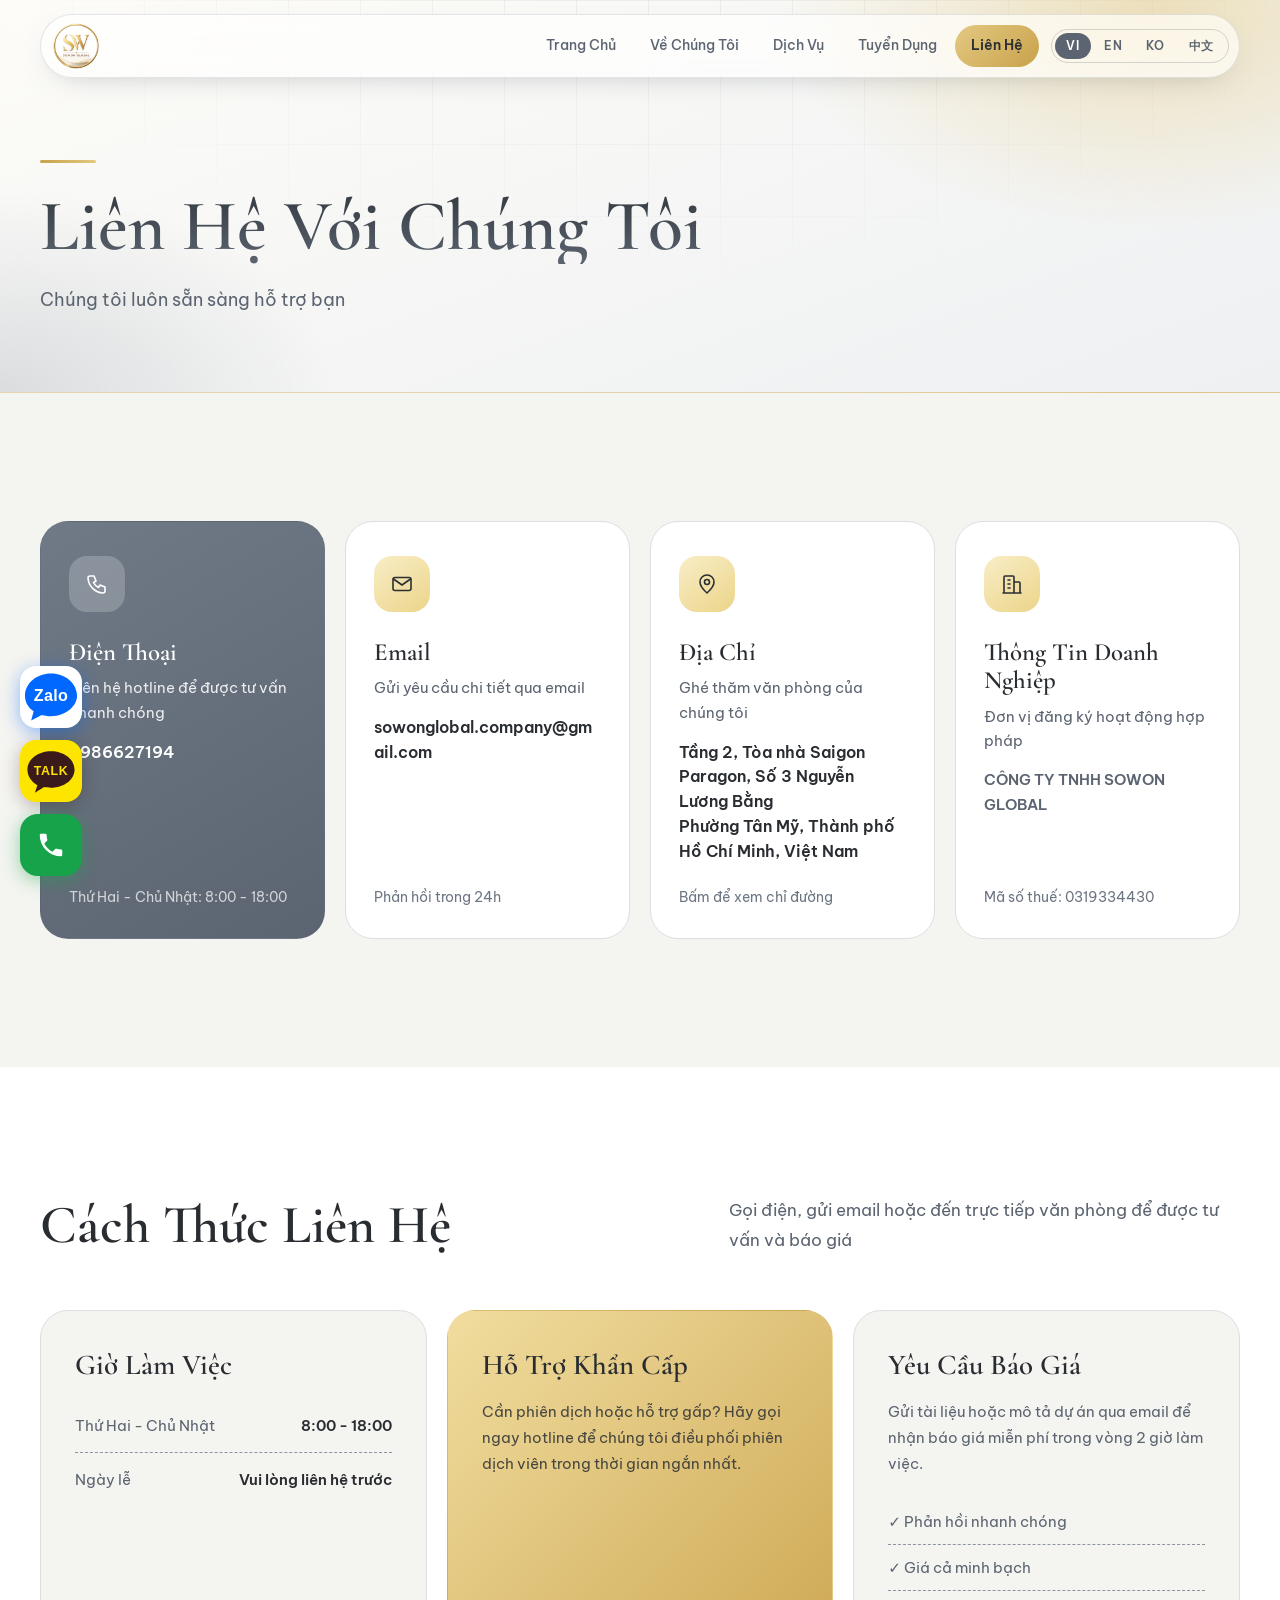
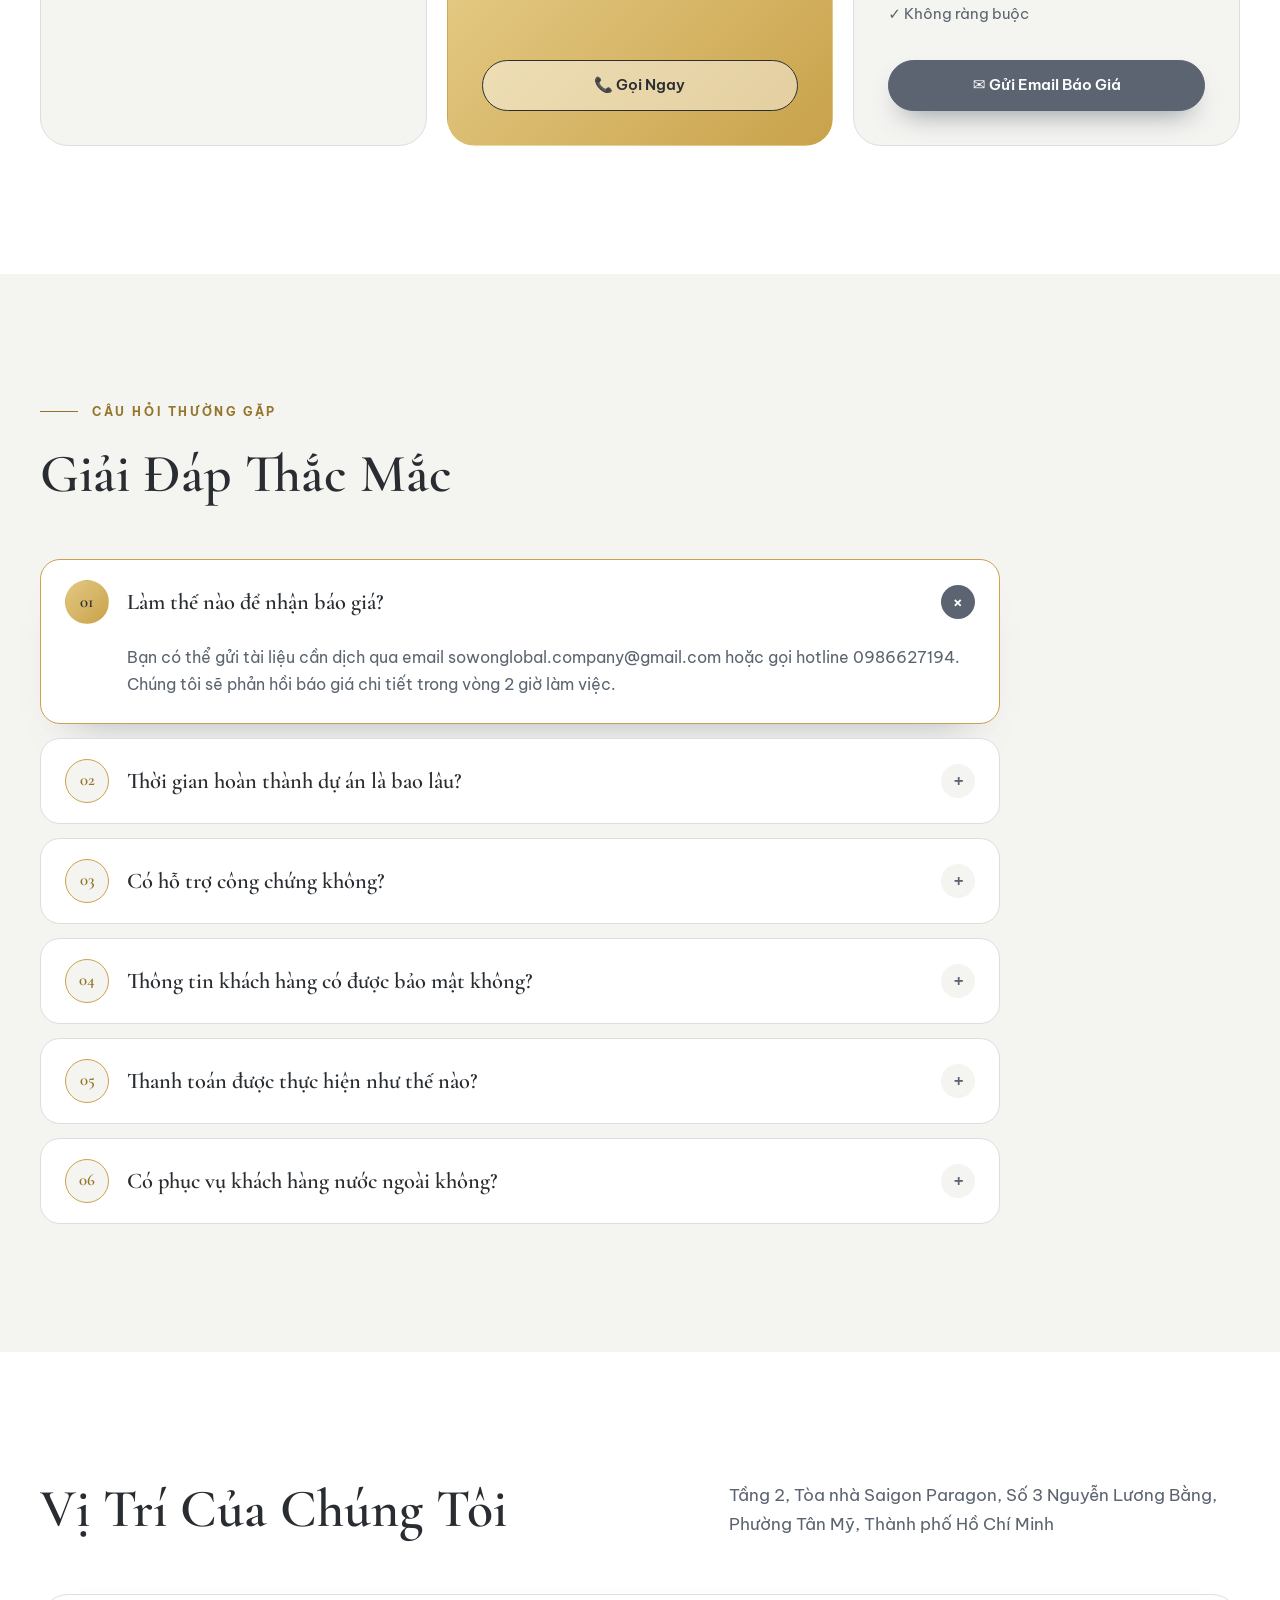
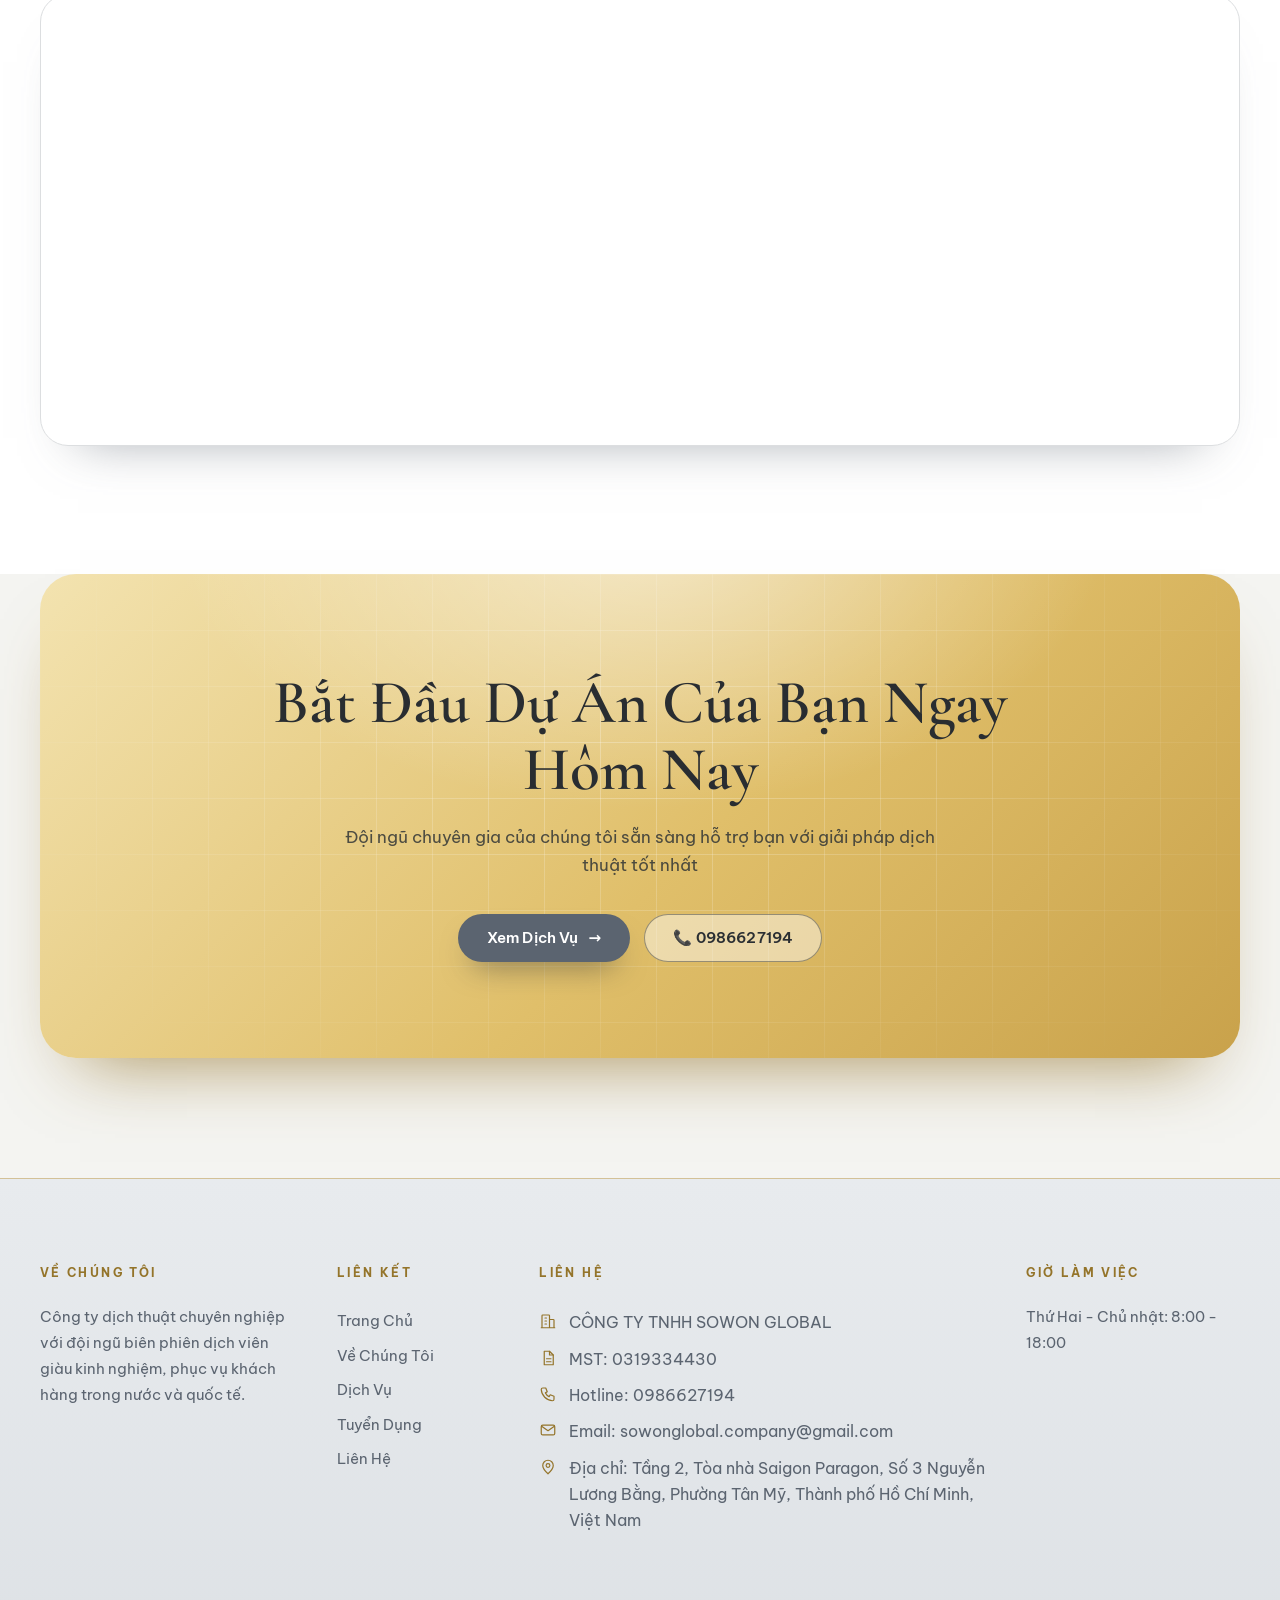
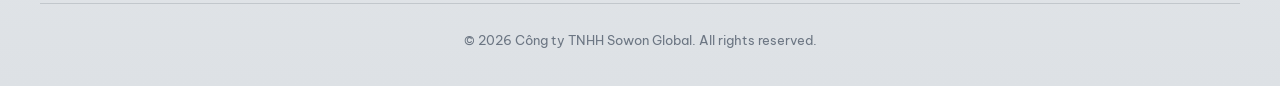
<file: contact.html>
<!DOCTYPE html>
<html lang="vi">
<head>
    <meta charset="UTF-8">
    <meta name="viewport" content="width=device-width, initial-scale=1.0">
    <meta name="theme-color" content="#f4f4f1">
    <title>Liên Hệ - Sowon Global</title>
    <link rel="preconnect" href="https://fonts.googleapis.com">
    <link rel="preconnect" href="https://fonts.gstatic.com" crossorigin>
    <link href="https://fonts.googleapis.com/css2?family=Cormorant+Garamond:wght@500;600;700&family=Be+Vietnam+Pro:wght@300;400;500;600;700&display=swap" rel="stylesheet">
    <link rel="stylesheet" href="redesign.css">
    <link rel="stylesheet" href="contact-v2.css">
    <link rel="stylesheet" href="contact-mobile-v2.css">
    <link rel="stylesheet" href="footer-v2.css">
</head>
<body>
    <!-- Icon sprite -->
    <svg class="sprite" aria-hidden="true" focusable="false">
        <symbol id="i-phone" viewBox="0 0 24 24"><path d="M5 4h4l2 5-2.5 1.5a11 11 0 005 5L15 13l5 2v4a2 2 0 01-2 2A16 16 0 013 6a2 2 0 012-2z"/></symbol>
        <symbol id="i-mail" viewBox="0 0 24 24"><rect x="3" y="5.5" width="18" height="13" rx="2"/><path d="M3.5 7l8.5 6 8.5-6"/></symbol>
        <symbol id="i-pin" viewBox="0 0 24 24"><path d="M12 21s-7-6.2-7-11a7 7 0 0114 0c0 4.8-7 11-7 11z"/><circle cx="12" cy="10" r="2.5"/></symbol>
        <symbol id="i-building" viewBox="0 0 24 24"><path d="M4 21V5a1 1 0 011-1h8a1 1 0 011 1v16M14 10h5a1 1 0 011 1v10M3 21h18M8 8h2M8 12h2M8 16h2"/></symbol>
        <symbol id="i-doc" viewBox="0 0 24 24"><path d="M7 3h7l5 5v13H7z"/><path d="M14 3v5h5M10 13h6M10 17h6"/></symbol>
    </svg>

    <script src="floating-contact.js"></script>

    <!-- Navigation -->
    <nav class="navbar site-nav" id="navbar">
        <div class="nav-container">
            <a class="logo" href="index.html" aria-label="Sowon Global">
                <div class="logo-icon">
                    <img src="Images/logo-white.png" alt="Sowon Global">
                </div>
            </a>
            <ul class="nav-menu" id="navMenu">
                <li><a href="index.html" class="nav-link" data-i18n="nav.home">Trang Chủ</a></li>
                <li><a href="about.html" class="nav-link" data-i18n="nav.about">Về Chúng Tôi</a></li>
                <li><a href="services.html" class="nav-link" data-i18n="nav.services">Dịch Vụ</a></li>
                <li><a href="recruitment.html" class="nav-link" data-i18n="nav.recruitment">Tuyển Dụng</a></li>
                <li><a href="contact.html" class="nav-link active" data-i18n="nav.contact">Liên Hệ</a></li>

                <!-- Language Switcher -->
                <li class="language-switcher">
                    <button class="lang-btn" data-lang="vi">VI</button>
                    <button class="lang-btn" data-lang="en">EN</button>
                    <button class="lang-btn" data-lang="ko">KO</button>
                    <button class="lang-btn" data-lang="zh">中文</button>
                </li>
            </ul>
            <button class="mobile-menu-btn" id="mobileMenuBtn" aria-label="Menu" aria-expanded="false">☰</button>
        </div>
    </nav>

    <!-- Page Header -->
    <header class="page-header">
        <div class="wrap">
            <h1 data-i18n="contact.header.title">Liên Hệ Với Chúng Tôi</h1>
            <p data-i18n="contact.header.subtitle">Chúng tôi luôn sẵn sàng hỗ trợ bạn</p>
        </div>
    </header>

    <main>
    <!-- Contact Info Cards -->
    <section class="section section-light">
        <div class="wrap">
            <div class="contact-info-grid">
                <div class="contact-info-card reveal">
                    <div class="contact-icon"><svg class="ico"><use href="#i-phone"/></svg></div>
                    <h3 data-i18n="contact.phone.title">Điện Thoại</h3>
                    <p data-i18n="contact.phone.desc">Liên hệ hotline để được tư vấn nhanh chóng</p>
                    <a href="tel:0986627194" class="contact-link">0986627194</a>
                    <p class="contact-hours" data-i18n="contact.phone.hours">Thứ Hai - Chủ Nhật: 8:00 - 18:00</p>
                </div>
                <div class="contact-info-card reveal" style="--d:.08s">
                    <div class="contact-icon"><svg class="ico"><use href="#i-mail"/></svg></div>
                    <h3 data-i18n="contact.email.title">Email</h3>
                    <p data-i18n="contact.email.desc">Gửi yêu cầu chi tiết qua email</p>
                    <a href="mailto:sowonglobal.company@gmail.com" class="contact-link">sowonglobal.company@gmail.com</a>
                    <p class="contact-hours" data-i18n="contact.email.hours">Phản hồi trong 24h</p>
                </div>
                <div class="contact-info-card reveal" style="--d:.16s">
                    <div class="contact-icon"><svg class="ico"><use href="#i-pin"/></svg></div>
                    <h3 data-i18n="contact.address.title">Địa Chỉ</h3>
                    <p data-i18n="contact.address.desc">Ghé thăm văn phòng của chúng tôi</p>
                    <a href="https://www.google.com/maps/search/?api=1&amp;query=Saigon+Paragon,+3+Nguy%E1%BB%85n+L%C6%B0%C6%A1ng+B%E1%BA%B1ng,+T%C3%A2n+M%E1%BB%B9,+Ho+Chi+Minh+City" target="_blank" rel="noopener" class="contact-link">
                        <span data-i18n="contact.address.line1">Tầng 2, Tòa nhà Saigon Paragon, Số 3 Nguyễn Lương Bằng</span><br>
                        <span data-i18n="contact.address.line2">Phường Tân Mỹ, Thành phố Hồ Chí Minh, Việt Nam</span>
                    </a>
                    <p class="contact-hours" data-i18n="contact.address.hint">Bấm để xem chỉ đường</p>
                </div>
                <div class="contact-info-card reveal" style="--d:.24s">
                    <div class="contact-icon"><svg class="ico"><use href="#i-building"/></svg></div>
                    <h3 data-i18n="contact.company.title">Thông Tin Doanh Nghiệp</h3>
                    <p data-i18n="contact.company.desc">Đơn vị đăng ký hoạt động hợp pháp</p>
                    <p class="contact-link" data-i18n="contact.company.name">CÔNG TY TNHH SOWON GLOBAL</p>
                    <p class="contact-hours"><span data-i18n="contact.company.taxLabel">Mã số thuế:</span> 0319334430</p>
                </div>
            </div>
        </div>
    </section>

    <!-- Contact methods (thay thế form gửi tin nhắn) -->
    <section class="section section-white">
        <div class="wrap">
            <div class="section-header reveal">
                <h2 class="section-title" data-i18n="contact.details.title">Cách Thức Liên Hệ</h2>
                <p class="section-description" data-i18n="contact.details.desc">Gọi điện, gửi email hoặc đến trực tiếp văn phòng để được tư vấn và báo giá</p>
            </div>
            <div class="company-grid">
                <div class="company-card reveal">
                    <h3 data-i18n="contact.hours.title">Giờ Làm Việc</h3>
                    <div class="company-row">
                        <span data-i18n="contact.hours.weekdays">Thứ Hai - Chủ Nhật</span>
                        <strong>8:00 - 18:00</strong>
                    </div>
                    <div class="company-row">
                        <span data-i18n="contact.hours.holiday">Ngày lễ</span>
                        <strong data-i18n="contact.hours.holidayNote">Vui lòng liên hệ trước</strong>
                    </div>
                </div>
                <div class="company-card reveal" style="--d:.08s">
                    <h3 data-i18n="contact.urgent.title">Hỗ Trợ Khẩn Cấp</h3>
                    <p data-i18n="contact.urgent.desc">Cần phiên dịch hoặc hỗ trợ gấp? Hãy gọi ngay hotline để chúng tôi điều phối phiên dịch viên trong thời gian ngắn nhất.</p>
                    <a href="tel:0986627194" class="card-btn outline">
                        <span data-i18n="contact.urgent.call">📞 Gọi Ngay</span>
                    </a>
                </div>
                <div class="company-card reveal" style="--d:.16s">
                    <h3 data-i18n="contact.quote.title">Yêu Cầu Báo Giá</h3>
                    <p data-i18n="contact.quote.desc">Gửi tài liệu hoặc mô tả dự án qua email để nhận báo giá miễn phí trong vòng 2 giờ làm việc.</p>
                    <ul class="quote-steps">
                        <li data-i18n="contact.quote.step1">✓ Phản hồi nhanh chóng</li>
                        <li data-i18n="contact.quote.step2">✓ Giá cả minh bạch</li>
                        <li data-i18n="contact.quote.step3">✓ Không ràng buộc</li>
                    </ul>
                    <a href="mailto:sowonglobal.company@gmail.com?subject=Y%C3%AAu%20c%E1%BA%A7u%20b%C3%A1o%20gi%C3%A1%20d%E1%BB%8Bch%20thu%E1%BA%ADt" class="card-btn solid">
                        <span data-i18n="contact.quote.btn">✉️ Gửi Email Báo Giá</span>
                    </a>
                </div>
            </div>
        </div>
    </section>

    <!-- FAQ Section -->
    <section class="section section-light">
        <div class="wrap">
            <div class="section-header reveal">
                <div class="section-tag" data-i18n="contact.faq.tag">CÂU HỎI THƯỜNG GẶP</div>
                <h2 class="section-title" data-i18n="contact.faq.title">Giải Đáp Thắc Mắc</h2>
            </div>
            <div class="faq-container">
                <div class="faq-item reveal">
                    <div class="faq-question">
                        <h3 data-i18n="faq1.question">Làm thế nào để nhận báo giá?</h3>
                        <span class="faq-toggle">+</span>
                    </div>
                    <div class="faq-answer">
                        <p data-i18n="faq1.answer">Bạn có thể gửi tài liệu cần dịch qua email sowonglobal.company@gmail.com hoặc gọi hotline 0986627194. Chúng tôi sẽ phản hồi báo giá chi tiết trong vòng 2 giờ làm việc.</p>
                    </div>
                </div>
                <div class="faq-item reveal" style="--d:0.06s">
                    <div class="faq-question">
                        <h3 data-i18n="faq2.question">Thời gian hoàn thành dự án là bao lâu?</h3>
                        <span class="faq-toggle">+</span>
                    </div>
                    <div class="faq-answer">
                        <p data-i18n="faq2.answer">Thời gian phụ thuộc vào độ dài và độ phức tạp của tài liệu. Trung bình, chúng tôi dịch 2000-3000 từ/ngày. Đối với dự án khẩn cấp, chúng tôi có thể tăng tốc với phụ phí hợp lý.</p>
                    </div>
                </div>
                <div class="faq-item reveal" style="--d:0.12s">
                    <div class="faq-question">
                        <h3 data-i18n="faq3.question">Có hỗ trợ công chứng không?</h3>
                        <span class="faq-toggle">+</span>
                    </div>
                    <div class="faq-answer">
                        <p data-i18n="faq3.answer">Có, chúng tôi cung cấp dịch vụ dịch thuật công chứng cho các loại giấy tờ: bằng cấp, hộ chiếu, giấy khai sinh, hợp đồng... Bản dịch được công chứng hợp pháp tại các cơ quan có thẩm quyền.</p>
                    </div>
                </div>
                <div class="faq-item reveal" style="--d:0.18s">
                    <div class="faq-question">
                        <h3 data-i18n="faq4.question">Thông tin khách hàng có được bảo mật không?</h3>
                        <span class="faq-toggle">+</span>
                    </div>
                    <div class="faq-answer">
                        <p data-i18n="faq4.answer">Hoàn toàn bảo mật. Chúng tôi ký hợp đồng NDA (Non-Disclosure Agreement) với tất cả khách hàng và dịch giả. Mọi tài liệu được xử lý với độ bảo mật cao nhất.</p>
                    </div>
                </div>
                <div class="faq-item reveal" style="--d:0.18s">
                    <div class="faq-question">
                        <h3 data-i18n="faq5.question">Thanh toán được thực hiện như thế nào?</h3>
                        <span class="faq-toggle">+</span>
                    </div>
                    <div class="faq-answer">
                        <p data-i18n="faq5.answer">Chúng tôi chấp nhận thanh toán qua chuyển khoản ngân hàng, tiền mặt, hoặc các ví điện tử phổ biến. Đối với khách hàng thường xuyên, chúng tôi có chính sách thanh toán linh hoạt.</p>
                    </div>
                </div>
                <div class="faq-item reveal" style="--d:0.18s">
                    <div class="faq-question">
                        <h3 data-i18n="faq6.question">Có phục vụ khách hàng nước ngoài không?</h3>
                        <span class="faq-toggle">+</span>
                    </div>
                    <div class="faq-answer">
                        <p data-i18n="faq6.answer">Có, chúng tôi phục vụ cá nhân và doanh nghiệp nước ngoài tại Việt Nam cũng như khách hàng quốc tế. Đội ngũ hỗ trợ phiên dịch và dịch thuật 13 ngôn ngữ, đồng thời đồng hành trong các thủ tục hành chính như giấy phép lao động, thẻ tạm trú, thành lập công ty.</p>
                    </div>
                </div>
            </div>
        </div>
    </section>

    <!-- Map Section -->
    <section class="section section-white map-section">
        <div class="wrap">
            <div class="section-header reveal">
                <h2 class="section-title" data-i18n="contact.map.title">Vị Trí Của Chúng Tôi</h2>
                <p class="section-description" data-i18n="contact.map.desc">Tầng 2, Tòa nhà Saigon Paragon, Số 3 Nguyễn Lương Bằng, Phường Tân Mỹ, Thành phố Hồ Chí Minh</p>
            </div>
            <div class="map-container reveal">
                <iframe title="Sowon Global" src="https://www.google.com/maps?q=Saigon+Paragon,+3+Nguy%E1%BB%85n+L%C6%B0%C6%A1ng+B%E1%BA%B1ng,+T%C3%A2n+M%E1%BB%B9,+Ho+Chi+Minh+City&amp;output=embed"
                        width="100%"
                        height="450"
                        style="border:0;"
                        allowfullscreen=""
                        loading="lazy"
                        referrerpolicy="no-referrer-when-downgrade">
                </iframe>
            </div>
        </div>
    </section>

    <!-- CTA Section -->
    <section class="cta-section">
        <div class="wrap">
            <div class="cta-panel reveal">
                <h2 data-i18n="contact.cta.title">Bắt Đầu Dự Án Của Bạn Ngay Hôm Nay</h2>
                <p data-i18n="contact.cta.desc">Đội ngũ chuyên gia của chúng tôi sẵn sàng hỗ trợ bạn với giải pháp dịch thuật tốt nhất</p>
                <div class="hero-buttons btn-row">
                    <a href="services.html" class="btn-primary" data-i18n="contact.cta.services">Xem Dịch Vụ</a>
                    <a href="tel:0986627194" class="btn-secondary" data-i18n="cta.btn2">📞 0986627194</a>
                </div>
            </div>
        </div>
    </section>
    </main>

    <!-- Footer -->
    <footer>
        <div class="footer-content">
            <div class="footer-section">
                <h3 data-i18n="footer.about.title">Về Chúng Tôi</h3>
                <p data-i18n="footer.about.desc">Công ty dịch thuật chuyên nghiệp với đội ngũ biên phiên dịch viên giàu kinh nghiệm, phục vụ khách hàng trong nước và quốc tế.</p>
            </div>
            <div class="footer-section">
                <h3 data-i18n="footer.links.title">Liên Kết</h3>
                <a href="index.html" data-i18n="nav.home">Trang Chủ</a>
                <a href="about.html" data-i18n="nav.about">Về Chúng Tôi</a>
                <a href="services.html" data-i18n="nav.services">Dịch Vụ</a>
                <a href="recruitment.html" data-i18n="nav.recruitment">Tuyển Dụng</a>
                <a href="contact.html" data-i18n="nav.contact">Liên Hệ</a>
            </div>
            <div class="footer-section">
                <h3 data-i18n="footer.contact.title">Liên Hệ</h3>
                <div class="fc-row"><svg class="ico"><use href="#i-building"/></svg><span data-i18n="footer.contact.company">CÔNG TY TNHH SOWON GLOBAL</span></div>
                <div class="fc-row"><svg class="ico"><use href="#i-doc"/></svg><span><span data-i18n="footer.contact.tax">MST:</span> 0319334430</span></div>
                <div class="fc-row"><svg class="ico"><use href="#i-phone"/></svg><span><span data-i18n="footer.contact.hotline">Hotline:</span> <a href="tel:0986627194">0986627194</a></span></div>
                <div class="fc-row fc-email"><svg class="ico"><use href="#i-mail"/></svg><span><span data-i18n="footer.contact.email">Email:</span> <a href="mailto:sowonglobal.company@gmail.com">sowonglobal.company@gmail.com</a></span></div>
                <div class="fc-row"><svg class="ico"><use href="#i-pin"/></svg><span data-i18n="footer.contact.address">Địa chỉ: Tầng 2, Tòa nhà Saigon Paragon, Số 3 Nguyễn Lương Bằng, Phường Tân Mỹ, Thành phố Hồ Chí Minh, Việt Nam</span></div>
            </div>
            <div class="footer-section">
                <h3 data-i18n="footer.hours.title">Giờ Làm Việc</h3>
                <p data-i18n="footer.hours.weekday">Thứ Hai - Chủ nhật: 8:00 - 18:00</p>
            </div>
        </div>
        <div class="footer-bottom">
            <p data-i18n="footer.copyright">&copy; 2026 Công ty TNHH Sowon Global. All rights reserved.</p>
        </div>
    </footer>

    <!-- Load JavaScript files -->
    <script src="script.js"></script>
    <script src="i18n.js"></script>
    <script src="footer-i18n.js"></script>
    <script src="mobile-menu.js"></script>
    <script src="home-v2.js"></script>
    <script>
        // FAQ: chỉ mở khi khách chạm vào câu hỏi; chạm câu khác thì câu cũ tự đóng
        (function () {
            var box = document.querySelector('.faq-container');
            if (!box) return;
            // Dùng capture để chặn mọi bộ xử lý FAQ khác (ví dụ trong script.js)
            // vốn cũng đổi class "active" và triệt tiêu thao tác này.
            box.addEventListener('click', function (e) {
                var q = e.target.closest('.faq-question');
                if (!q || !box.contains(q)) return;
                e.stopPropagation();
                var item = q.parentElement;
                var wasOpen = item.classList.contains('active');
                box.querySelectorAll('.faq-item.active').forEach(function (it) {
                    it.classList.remove('active');
                });
                if (!wasOpen) item.classList.add('active');
            }, true);

            // Mở sẵn câu hỏi đầu tiên
            var first = box.querySelector('.faq-item');
            if (first) first.classList.add('active');
        })();
    </script>
</body>
</html>
</file>
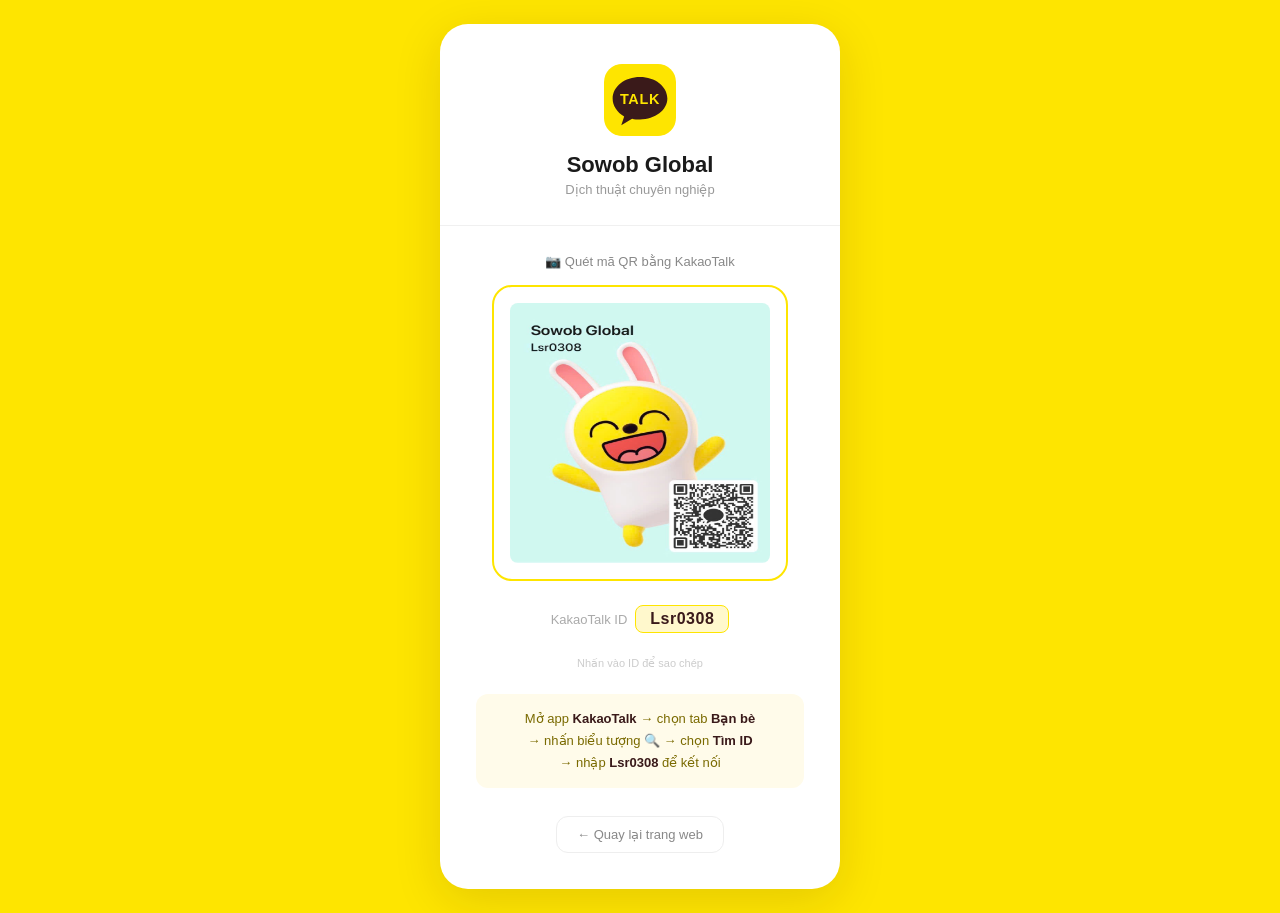
<file: kakao.html>
<!DOCTYPE html>
<html lang="vi">
<head>
  <meta charset="UTF-8"/>
  <meta name="viewport" content="width=device-width, initial-scale=1.0"/>
  <title>KakaoTalk – Sowob Global</title>
  <style>
    * { margin: 0; padding: 0; box-sizing: border-box; }

    body {
      min-height: 100vh;
      background: #FEE500;
      display: flex;
      flex-direction: column;
      align-items: center;
      justify-content: center;
      font-family: -apple-system, BlinkMacSystemFont, 'Segoe UI', sans-serif;
      padding: 24px;
    }

    .card {
      background: #fff;
      border-radius: 28px;
      padding: 40px 36px 36px;
      max-width: 400px;
      width: 100%;
      text-align: center;
      box-shadow: 0 12px 48px rgba(58,26,26,0.13);
    }

    /* Kakao icon */
    .kakao-icon {
      width: 72px;
      height: 72px;
      border-radius: 18px;
      margin: 0 auto 16px;
      display: block;
    }

    .brand-name {
      font-size: 22px;
      font-weight: 800;
      color: #1a1a1a;
      margin-bottom: 4px;
    }

    .brand-sub {
      font-size: 13px;
      color: #999;
      margin-bottom: 28px;
    }

    /* Divider */
    .divider {
      height: 1px;
      background: #f0f0f0;
      margin: 0 -36px 28px;
    }

    .qr-label {
      font-size: 13px;
      color: #888;
      margin-bottom: 16px;
      font-weight: 500;
    }

    /* QR image */
    .qr-wrap {
      background: #fff;
      border: 2px solid #FEE500;
      border-radius: 20px;
      padding: 16px;
      display: inline-block;
      margin-bottom: 20px;
    }

    .qr-wrap img {
      width: 260px;
      height: 260px;
      display: block;
      border-radius: 8px;
    }

    .id-row {
      display: flex;
      align-items: center;
      justify-content: center;
      gap: 8px;
      margin-bottom: 24px;
    }

    .id-label {
      font-size: 13px;
      color: #aaa;
    }

    .id-value {
      font-size: 16px;
      font-weight: 700;
      color: #3A1A1A;
      background: #FFF8CC;
      padding: 4px 14px;
      border-radius: 8px;
      letter-spacing: 0.5px;
      cursor: pointer;
      border: 1.5px solid #FEE500;
      transition: background 0.15s;
    }
    .id-value:hover { background: #FEE500; }

    .copy-hint {
      font-size: 11px;
      color: #ccc;
      margin-bottom: 24px;
    }

    .hint-box {
      background: #FFFBEA;
      border-radius: 12px;
      padding: 14px 16px;
      margin-bottom: 28px;
    }

    .hint-box p {
      font-size: 13px;
      color: #7a6a00;
      line-height: 1.7;
    }

    .hint-box strong { color: #3A1A1A; }

    .back-btn {
      display: inline-flex;
      align-items: center;
      gap: 6px;
      text-decoration: none;
      color: #888;
      font-size: 13px;
      font-weight: 500;
      padding: 10px 20px;
      border-radius: 12px;
      border: 1px solid #eee;
      transition: background 0.15s, color 0.15s;
    }
    .back-btn:hover { background: #f5f5f5; color: #333; }

    /* Toast copy */
    #toast {
      position: fixed;
      bottom: 32px;
      left: 50%;
      transform: translateX(-50%) translateY(20px);
      background: #3A1A1A;
      color: #FEE500;
      font-size: 13px;
      font-weight: 600;
      padding: 10px 22px;
      border-radius: 24px;
      opacity: 0;
      transition: opacity 0.25s, transform 0.25s;
      pointer-events: none;
      white-space: nowrap;
    }
    #toast.show {
      opacity: 1;
      transform: translateX(-50%) translateY(0);
    }

    @media (max-width: 440px) {
      .card { padding: 30px 20px 24px; }
      .qr-wrap img { width: 220px; height: 220px; }
      .divider { margin: 0 -20px 24px; }
    }
  </style>
</head>
<body>

  <div class="card">

    <!-- Kakao icon SVG -->
    <svg class="kakao-icon" xmlns="http://www.w3.org/2000/svg" viewBox="0 0 100 100">
      <rect width="100" height="100" rx="22" fill="#FEE500"/>
      <path d="M50 18 C29 18 12 31 12 48 C12 58 18 67 28 73 L24 85 L39 76 C42 77 46 77 50 77 C71 77 88 64 88 48 C88 31 71 18 50 18 Z" fill="#3A1A1A"/>
      <text x="50" y="56" text-anchor="middle" fill="#FEE500"
            font-family="'Arial Black','Arial',sans-serif"
            font-weight="900" font-size="20" letter-spacing="1">TALK</text>
    </svg>

    <div class="brand-name">Sowob Global</div>
    <div class="brand-sub">Dịch thuật chuyên nghiệp</div>

    <div class="divider"></div>

    <div class="qr-label">📷 Quét mã QR bằng KakaoTalk</div>

    <div class="qr-wrap">
      <img src="Images/kakao-qr.png" alt="QR Code KakaoTalk Sowob Global"/>
    </div>

    <div class="id-row">
      <span class="id-label">KakaoTalk ID</span>
      <span class="id-value" id="kakao-id" title="Nhấn để sao chép">Lsr0308</span>
    </div>
    <div class="copy-hint">Nhấn vào ID để sao chép</div>

    <div class="hint-box">
      <p>
        Mở app <strong>KakaoTalk</strong> → chọn tab <strong>Bạn bè</strong><br/>
        → nhấn biểu tượng 🔍 → chọn <strong>Tìm ID</strong><br/>
        → nhập <strong>Lsr0308</strong> để kết nối
      </p>
    </div>

    <a href="javascript:history.back()" class="back-btn">
      ← Quay lại trang web
    </a>

  </div>

  <div id="toast">✓ Đã sao chép ID: Lsr0308</div>

  <script>
    document.getElementById('kakao-id').addEventListener('click', function () {
      navigator.clipboard.writeText('Lsr0308').then(function () {
        var toast = document.getElementById('toast');
        toast.classList.add('show');
        setTimeout(function () { toast.classList.remove('show'); }, 2200);
      });
    });
  </script>

</body>
</html>
</file>
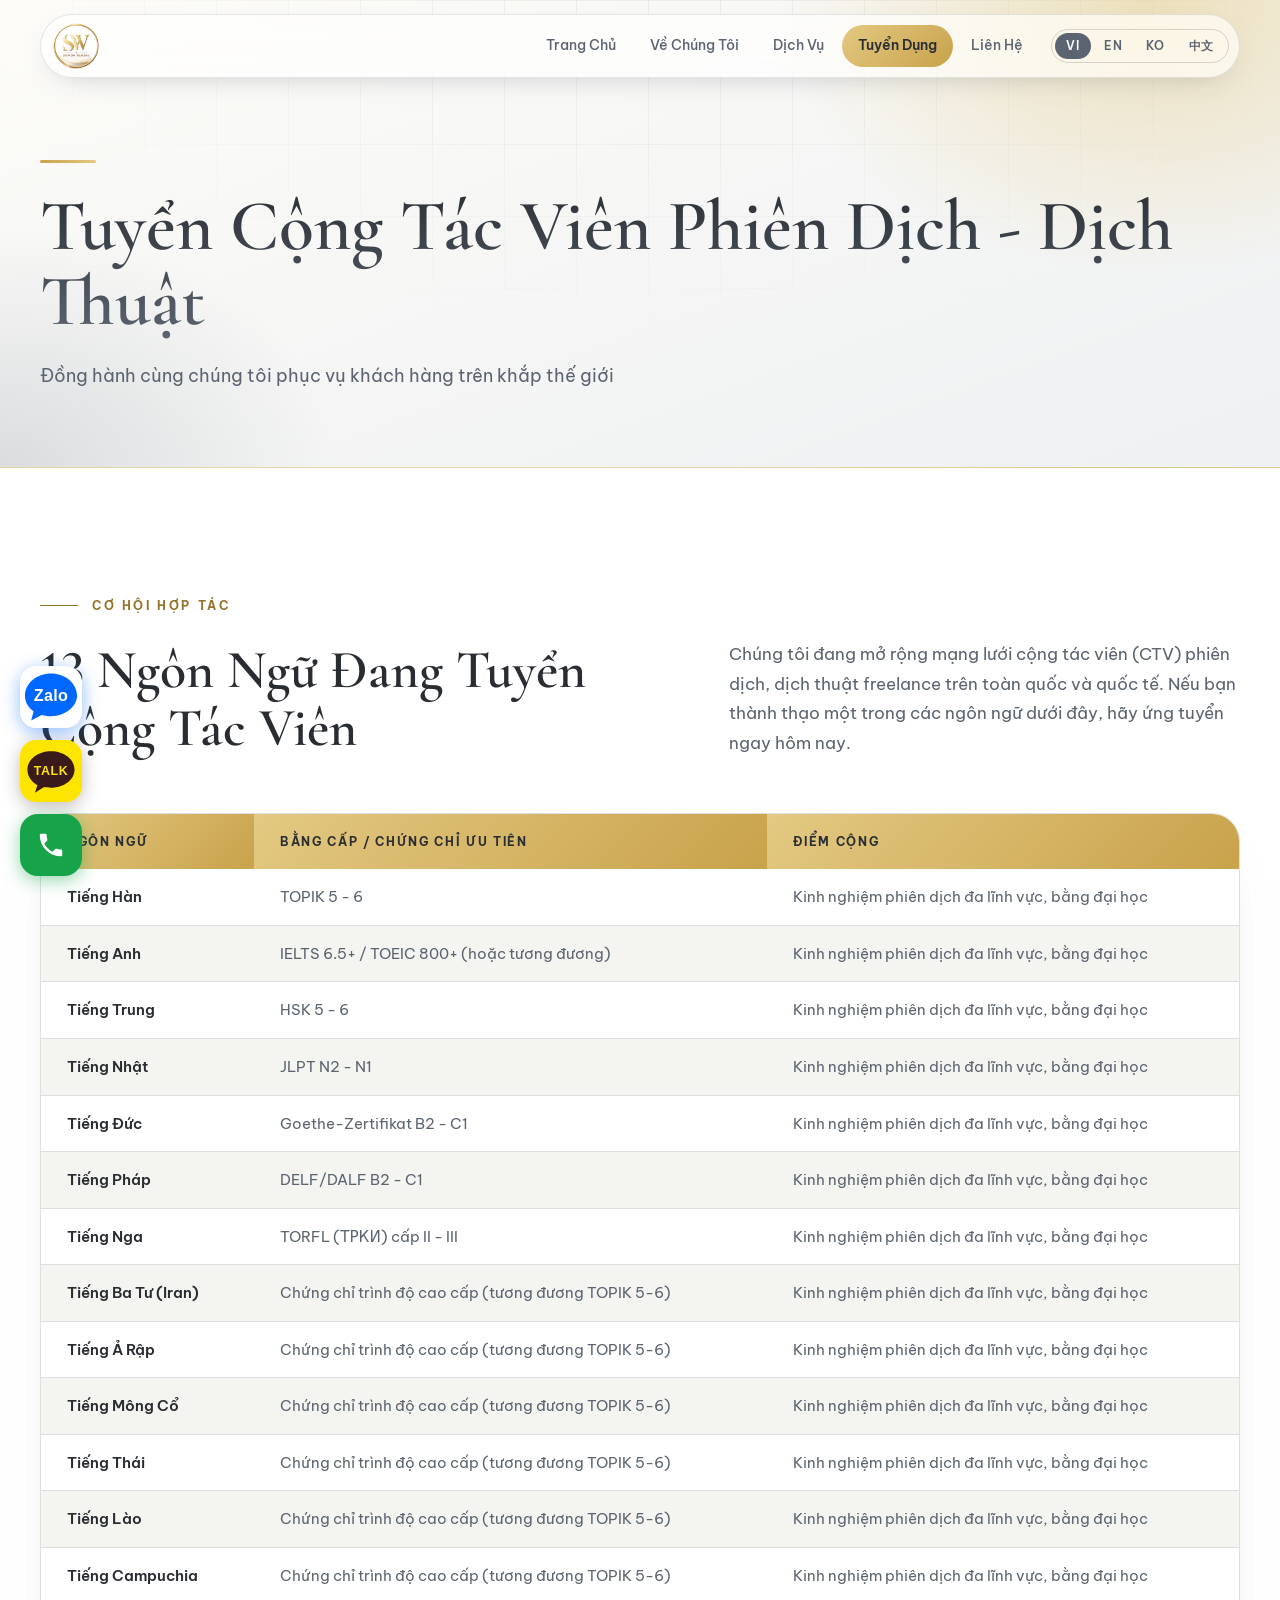
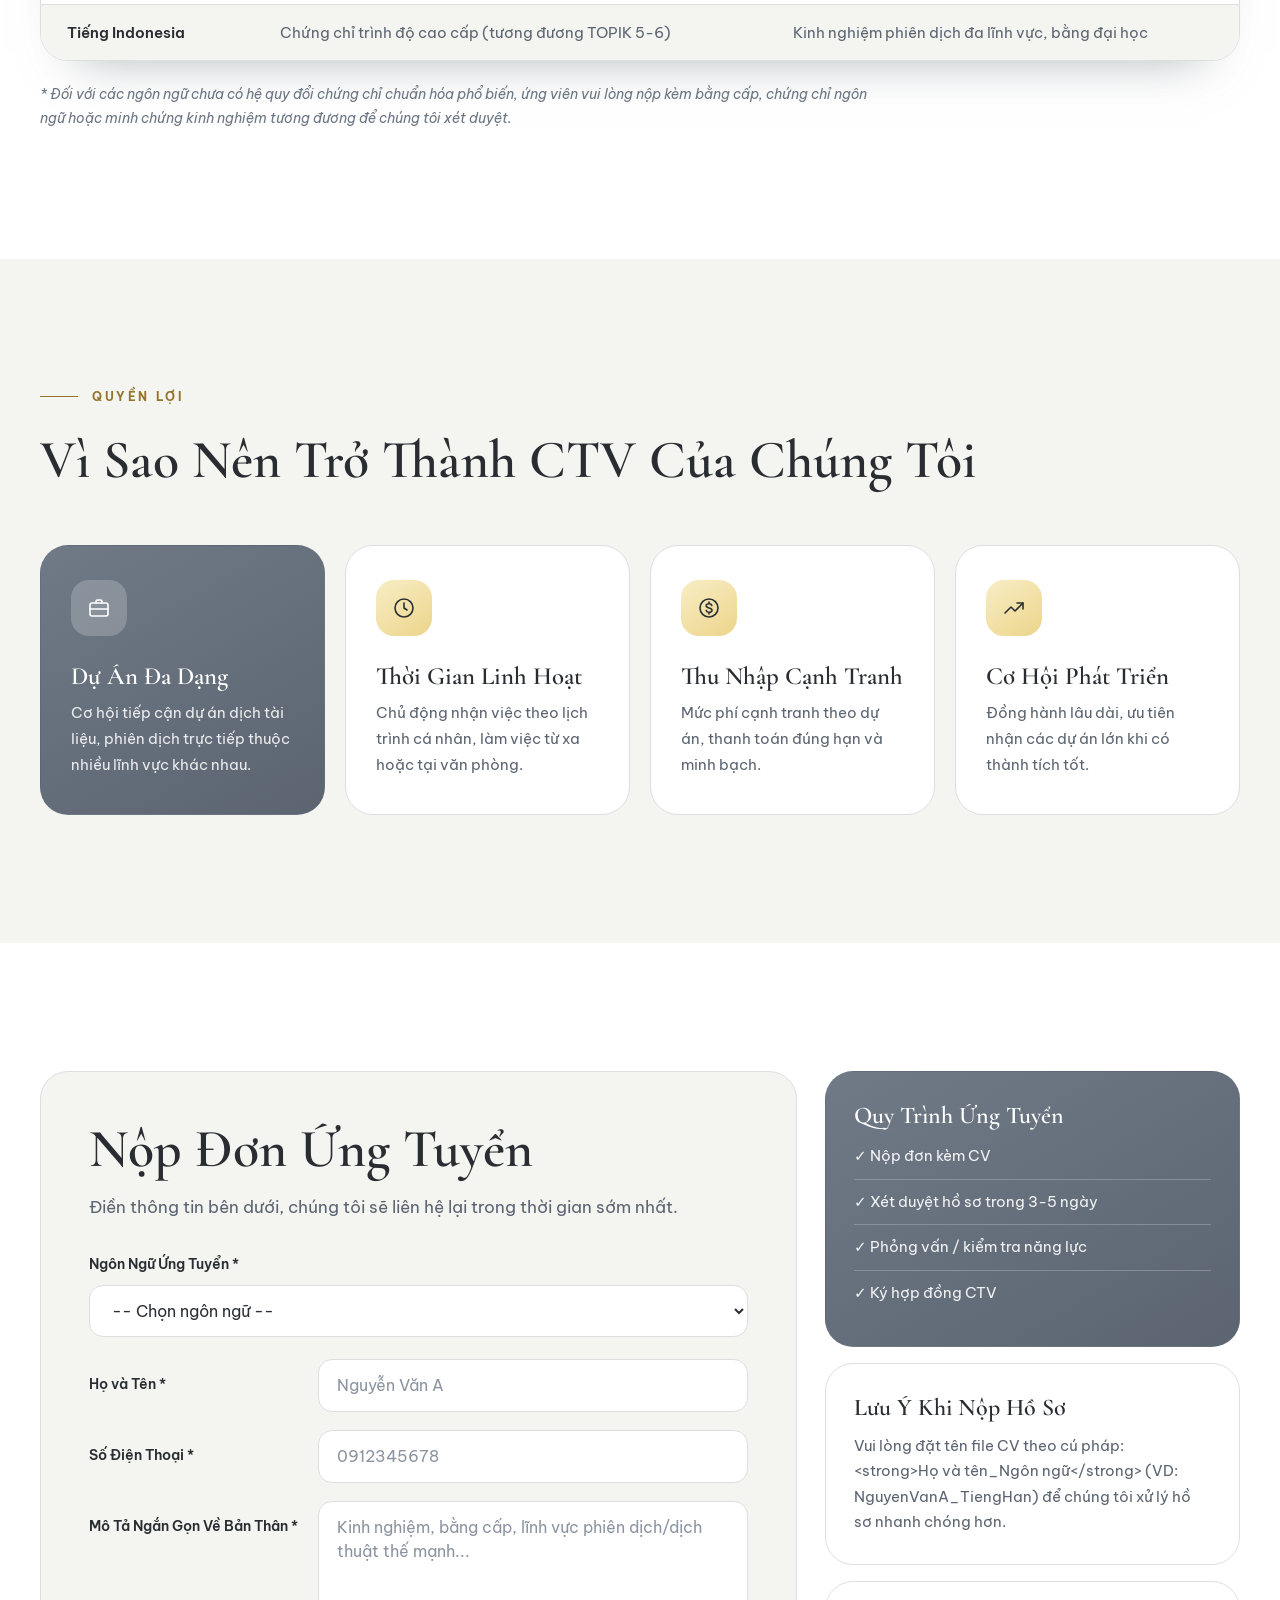
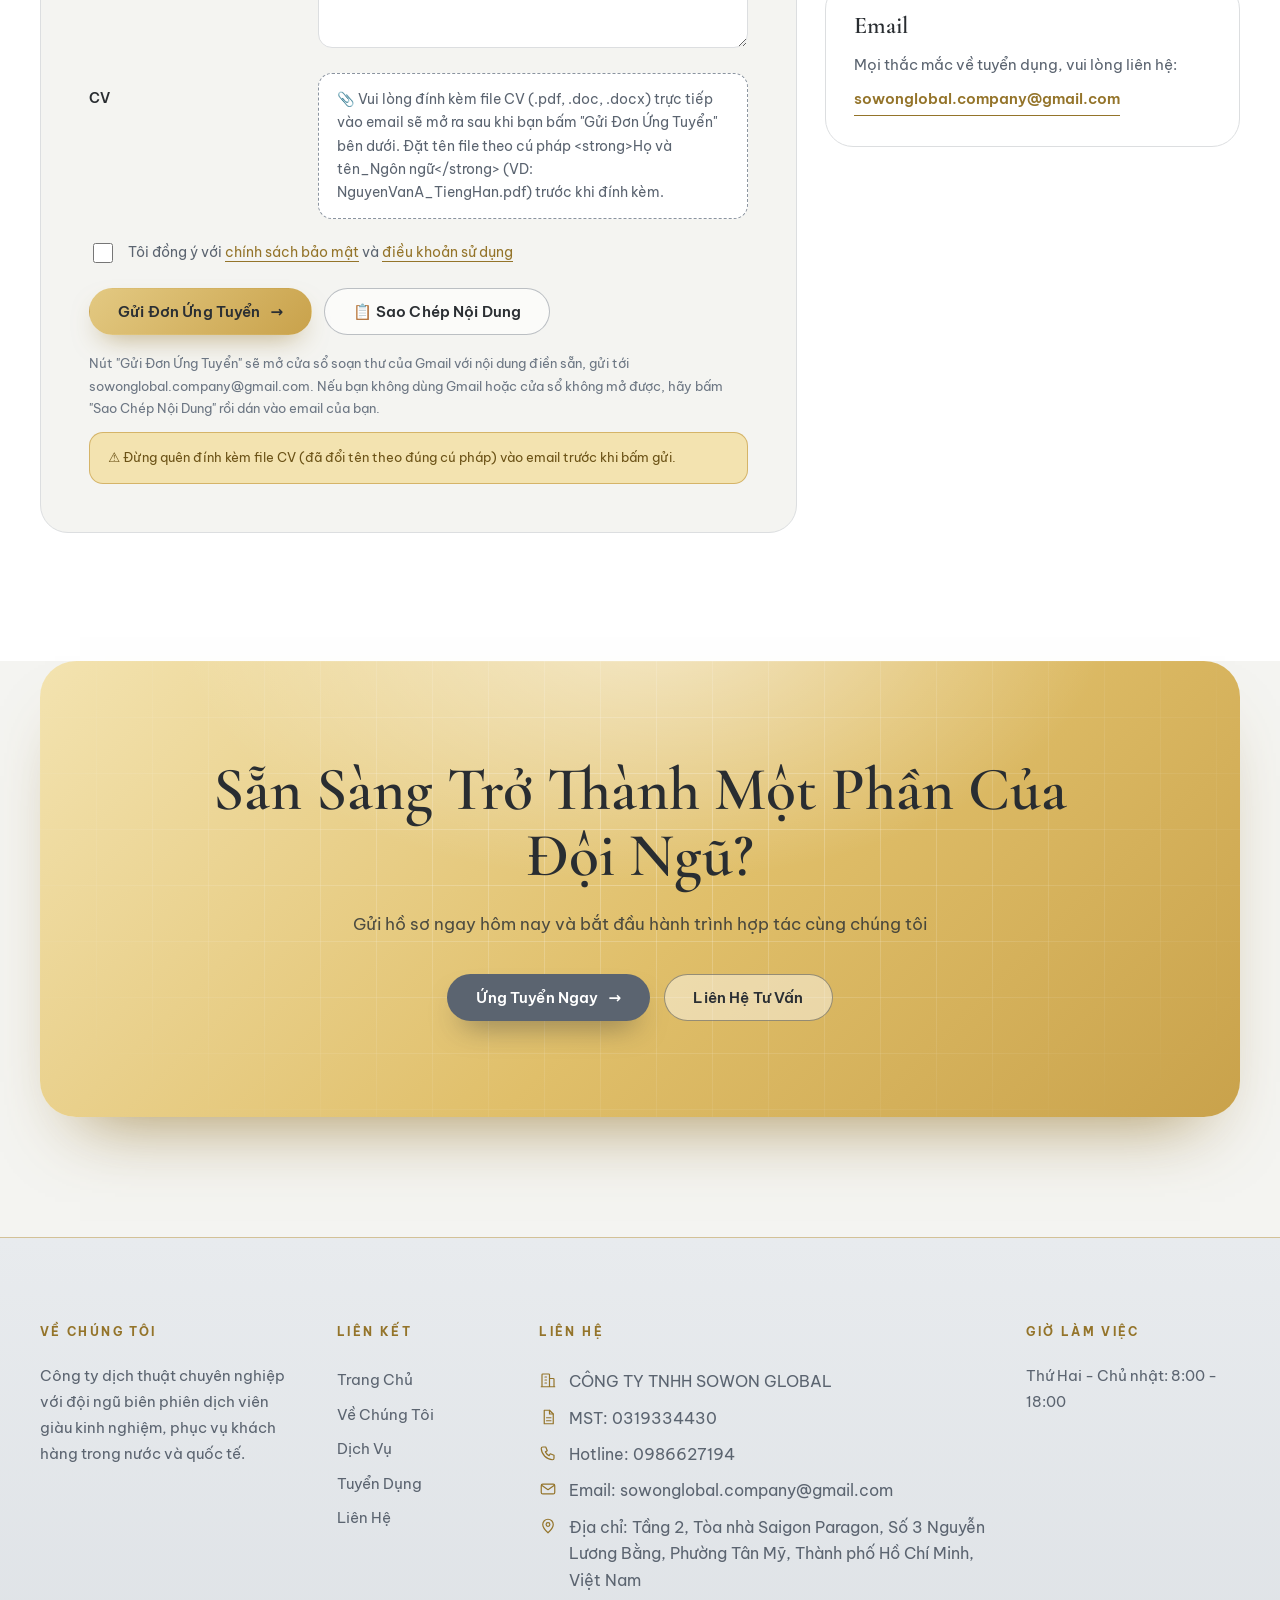
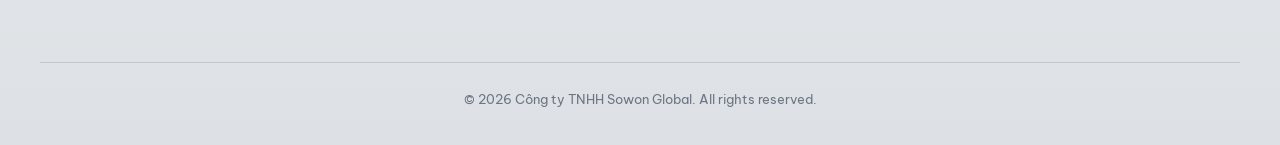
<file: recruitment.html>
<!DOCTYPE html>
<html lang="vi">
<head>
    <meta charset="UTF-8">
    <meta name="viewport" content="width=device-width, initial-scale=1.0">
    <meta name="theme-color" content="#f4f4f1">
    <title>Tuyển Dụng - Dịch Thuật Chuyên Nghiệp</title>
    <link rel="preconnect" href="https://fonts.googleapis.com">
    <link rel="preconnect" href="https://fonts.gstatic.com" crossorigin>
    <link href="https://fonts.googleapis.com/css2?family=Cormorant+Garamond:wght@500;600;700&family=Be+Vietnam+Pro:wght@300;400;500;600;700&display=swap" rel="stylesheet">
    <link rel="stylesheet" href="redesign.css">
    <link rel="stylesheet" href="recruitment-v2.css">
    <link rel="stylesheet" href="recruitment-mobile-v2.css">
    <link rel="stylesheet" href="footer-v2.css">
</head>
<body>
    <!-- Icon sprite -->
    <svg class="sprite" aria-hidden="true" focusable="false">
        <symbol id="i-briefcase" viewBox="0 0 24 24"><rect x="3" y="7" width="18" height="13" rx="2"/><path d="M9 7V5.5A1.5 1.5 0 0110.5 4h3A1.5 1.5 0 0115 5.5V7M3 13h18"/></symbol>
        <symbol id="i-clock" viewBox="0 0 24 24"><circle cx="12" cy="12" r="9"/><path d="M12 7v5l3 2"/></symbol>
        <symbol id="i-coin" viewBox="0 0 24 24"><circle cx="12" cy="12" r="9"/><path d="M14.8 9.4c-.4-1-1.4-1.6-2.8-1.6-1.6 0-2.8.8-2.8 2 0 3 5.8 1.3 5.8 4.4 0 1.2-1.2 2-2.9 2-1.5 0-2.5-.7-2.9-1.8M12 6v1.8M12 16.2V18"/></symbol>
        <symbol id="i-trend" viewBox="0 0 24 24"><path d="M3 17l6-6 4 4 8-8"/><path d="M15 7h6v6"/></symbol>
        <symbol id="i-phone" viewBox="0 0 24 24"><path d="M5 4h4l2 5-2.5 1.5a11 11 0 005 5L15 13l5 2v4a2 2 0 01-2 2A16 16 0 013 6a2 2 0 012-2z"/></symbol>
        <symbol id="i-mail" viewBox="0 0 24 24"><rect x="3" y="5.5" width="18" height="13" rx="2"/><path d="M3.5 7l8.5 6 8.5-6"/></symbol>
        <symbol id="i-pin" viewBox="0 0 24 24"><path d="M12 21s-7-6.2-7-11a7 7 0 0114 0c0 4.8-7 11-7 11z"/><circle cx="12" cy="10" r="2.5"/></symbol>
            <symbol id="i-building" viewBox="0 0 24 24"><path d="M4 21V5a1 1 0 011-1h8a1 1 0 011 1v16M14 10h5a1 1 0 011 1v10M3 21h18M8 8h2M8 12h2M8 16h2"/></symbol>
            <symbol id="i-doc" viewBox="0 0 24 24"><path d="M7 3h7l5 5v13H7z"/><path d="M14 3v5h5M10 13h6M10 17h6"/></symbol>
    </svg>

    <script src="floating-contact.js"></script>

    <!-- Navigation -->
    <nav class="navbar site-nav" id="navbar">
        <div class="nav-container">
            <a class="logo" href="index.html" aria-label="Sowon Global">
                <div class="logo-icon">
                    <img src="Images/logo-white.png" alt="Sowon Global">
                </div>
            </a>
            <ul class="nav-menu" id="navMenu">
                <li><a href="index.html" class="nav-link" data-i18n="nav.home">Trang Chủ</a></li>
                <li><a href="about.html" class="nav-link" data-i18n="nav.about">Về Chúng Tôi</a></li>
                <li><a href="services.html" class="nav-link" data-i18n="nav.services">Dịch Vụ</a></li>
                <li><a href="recruitment.html" class="nav-link active" data-i18n="nav.recruitment">Tuyển Dụng</a></li>
                <li><a href="contact.html" class="nav-link" data-i18n="nav.contact">Liên Hệ</a></li>

                <!-- Language Switcher -->
                <li class="language-switcher">
                    <button class="lang-btn" data-lang="vi">VI</button>
                    <button class="lang-btn" data-lang="en">EN</button>
                    <button class="lang-btn" data-lang="ko">KO</button>
                    <button class="lang-btn" data-lang="zh">中文</button>
                </li>
            </ul>
            <button class="mobile-menu-btn" id="mobileMenuBtn" aria-label="Menu" aria-expanded="false">☰</button>
        </div>
    </nav>

    <!-- Page Header -->
    <header class="page-header">
        <div class="wrap">
            <h1 data-i18n="recruitment.header.title">Tuyển Cộng Tác Viên Phiên Dịch - Dịch Thuật</h1>
            <p data-i18n="recruitment.header.subtitle">Đồng hành cùng chúng tôi phục vụ khách hàng trên khắp thế giới</p>
        </div>
    </header>

    <main>
    <!-- Intro + Requirements -->
    <section class="section section-white">
        <div class="wrap">
            <div class="section-header reveal">
                <div class="section-tag" data-i18n="recruitment.intro.tag">CƠ HỘI HỢP TÁC</div>
                <h2 class="section-title" data-i18n="recruitment.intro.title">14 Ngôn Ngữ Đang Tuyển Cộng Tác Viên</h2>
                <p class="section-description" data-i18n="recruitment.intro.desc">Chúng tôi đang mở rộng mạng lưới cộng tác viên (CTV) phiên dịch, dịch thuật freelance trên toàn quốc và quốc tế. Nếu bạn thành thạo một trong các ngôn ngữ dưới đây, hãy ứng tuyển ngay hôm nay.</p>
            </div>

            <div class="req-card reveal">
                <div class="req-scroll">
                    <table class="requirements-table">
                        <thead>
                            <tr>
                                <th data-i18n="services.table.language">Ngôn Ngữ</th>
                                <th data-i18n="recruitment.table.certificate">Bằng Cấp / Chứng Chỉ Ưu Tiên</th>
                                <th data-i18n="recruitment.table.plus">Điểm Cộng</th>
                            </tr>
                        </thead>
                        <tbody>
                            <tr>
                                <td data-i18n="services.languages.korean">Tiếng Hàn</td>
                                <td data-i18n="recruitment.table.cert.korean">TOPIK 5 - 6</td>
                                <td data-i18n="recruitment.table.bonus">Kinh nghiệm phiên dịch đa lĩnh vực, bằng đại học</td>
                            </tr>
                            <tr>
                                <td data-i18n="services.languages.english">Tiếng Anh</td>
                                <td data-i18n="recruitment.table.cert.english">IELTS 6.5+ / TOEIC 800+ (hoặc tương đương)</td>
                                <td data-i18n="recruitment.table.bonus">Kinh nghiệm phiên dịch đa lĩnh vực, bằng đại học</td>
                            </tr>
                            <tr>
                                <td data-i18n="services.languages.chinese">Tiếng Trung</td>
                                <td data-i18n="recruitment.table.cert.chinese">HSK 5 - 6</td>
                                <td data-i18n="recruitment.table.bonus">Kinh nghiệm phiên dịch đa lĩnh vực, bằng đại học</td>
                            </tr>
                            <tr>
                                <td data-i18n="services.languages.japanese">Tiếng Nhật</td>
                                <td data-i18n="recruitment.table.cert.japanese">JLPT N2 - N1</td>
                                <td data-i18n="recruitment.table.bonus">Kinh nghiệm phiên dịch đa lĩnh vực, bằng đại học</td>
                            </tr>
                            <tr>
                                <td data-i18n="services.languages.german">Tiếng Đức</td>
                                <td data-i18n="recruitment.table.cert.german">Goethe-Zertifikat B2 - C1</td>
                                <td data-i18n="recruitment.table.bonus">Kinh nghiệm phiên dịch đa lĩnh vực, bằng đại học</td>
                            </tr>
                            <tr>
                                <td data-i18n="services.languages.french">Tiếng Pháp</td>
                                <td data-i18n="recruitment.table.cert.french">DELF/DALF B2 - C1</td>
                                <td data-i18n="recruitment.table.bonus">Kinh nghiệm phiên dịch đa lĩnh vực, bằng đại học</td>
                            </tr>
                            <tr>
                                <td data-i18n="services.languages.russian">Tiếng Nga</td>
                                <td data-i18n="recruitment.table.cert.russian">TORFL (ТРКИ) cấp II - III</td>
                                <td data-i18n="recruitment.table.bonus">Kinh nghiệm phiên dịch đa lĩnh vực, bằng đại học</td>
                            </tr>
                            <tr>
                                <td data-i18n="services.languages.persian">Tiếng Ba Tư (Iran)</td>
                                <td data-i18n="recruitment.table.equivalent">Chứng chỉ trình độ cao cấp (tương đương TOPIK 5-6)</td>
                                <td data-i18n="recruitment.table.bonus">Kinh nghiệm phiên dịch đa lĩnh vực, bằng đại học</td>
                            </tr>
                            <tr>
                                <td data-i18n="services.languages.arabic">Tiếng Ả Rập</td>
                                <td data-i18n="recruitment.table.equivalent">Chứng chỉ trình độ cao cấp (tương đương TOPIK 5-6)</td>
                                <td data-i18n="recruitment.table.bonus">Kinh nghiệm phiên dịch đa lĩnh vực, bằng đại học</td>
                            </tr>
                            <tr>
                                <td data-i18n="services.languages.mongolian">Tiếng Mông Cổ</td>
                                <td data-i18n="recruitment.table.equivalent">Chứng chỉ trình độ cao cấp (tương đương TOPIK 5-6)</td>
                                <td data-i18n="recruitment.table.bonus">Kinh nghiệm phiên dịch đa lĩnh vực, bằng đại học</td>
                            </tr>
                            <tr>
                                <td data-i18n="services.languages.thai">Tiếng Thái</td>
                                <td data-i18n="recruitment.table.equivalent">Chứng chỉ trình độ cao cấp (tương đương TOPIK 5-6)</td>
                                <td data-i18n="recruitment.table.bonus">Kinh nghiệm phiên dịch đa lĩnh vực, bằng đại học</td>
                            </tr>
                            <tr>
                                <td data-i18n="services.languages.lao">Tiếng Lào</td>
                                <td data-i18n="recruitment.table.equivalent">Chứng chỉ trình độ cao cấp (tương đương TOPIK 5-6)</td>
                                <td data-i18n="recruitment.table.bonus">Kinh nghiệm phiên dịch đa lĩnh vực, bằng đại học</td>
                            </tr>
                            <tr>
                                <td data-i18n="services.languages.khmer">Tiếng Campuchia (Khmer)</td>
                                <td data-i18n="recruitment.table.equivalent">Chứng chỉ trình độ cao cấp (tương đương TOPIK 5-6)</td>
                                <td data-i18n="recruitment.table.bonus">Kinh nghiệm phiên dịch đa lĩnh vực, bằng đại học</td>
                            </tr>
                            <tr>
                                <td data-i18n="services.languages.indonesian">Tiếng Indonesia</td>
                                <td data-i18n="recruitment.table.equivalent">Chứng chỉ trình độ cao cấp (tương đương TOPIK 5-6)</td>
                                <td data-i18n="recruitment.table.bonus">Kinh nghiệm phiên dịch đa lĩnh vực, bằng đại học</td>
                            </tr>
                        </tbody>
                    </table>
                </div>
            </div>
            <p class="requirements-note" data-i18n="recruitment.table.note">* Đối với các ngôn ngữ chưa có hệ quy đổi chứng chỉ chuẩn hóa phổ biến, ứng viên vui lòng nộp kèm bằng cấp, chứng chỉ ngôn ngữ hoặc minh chứng kinh nghiệm tương đương để chúng tôi xét duyệt.</p>
        </div>
    </section>

    <!-- Why Join -->
    <section class="section section-light">
        <div class="wrap">
            <div class="section-header is-single reveal">
                <div class="section-tag" data-i18n="recruitment.why.tag">QUYỀN LỢI</div>
                <h2 class="section-title" data-i18n="recruitment.why.title">Vì Sao Nên Trở Thành CTV Của Chúng Tôi</h2>
            </div>
            <div class="contact-info-grid">
                <div class="contact-info-card reveal">
                    <div class="contact-icon"><svg class="ico"><use href="#i-briefcase"/></svg></div>
                    <h3 data-i18n="recruitment.why1.title">Dự Án Đa Dạng</h3>
                    <p data-i18n="recruitment.why1.desc">Cơ hội tiếp cận dự án dịch tài liệu, phiên dịch trực tiếp thuộc nhiều lĩnh vực khác nhau.</p>
                </div>
                <div class="contact-info-card reveal" style="--d:0.08s">
                    <div class="contact-icon"><svg class="ico"><use href="#i-clock"/></svg></div>
                    <h3 data-i18n="recruitment.why2.title">Thời Gian Linh Hoạt</h3>
                    <p data-i18n="recruitment.why2.desc">Chủ động nhận việc theo lịch trình cá nhân, làm việc từ xa hoặc tại văn phòng.</p>
                </div>
                <div class="contact-info-card reveal" style="--d:0.16s">
                    <div class="contact-icon"><svg class="ico"><use href="#i-coin"/></svg></div>
                    <h3 data-i18n="recruitment.why3.title">Thu Nhập Cạnh Tranh</h3>
                    <p data-i18n="recruitment.why3.desc">Mức phí cạnh tranh theo dự án, thanh toán đúng hạn và minh bạch.</p>
                </div>
                <div class="contact-info-card reveal" style="--d:0.24s">
                    <div class="contact-icon"><svg class="ico"><use href="#i-trend"/></svg></div>
                    <h3 data-i18n="recruitment.why4.title">Cơ Hội Phát Triển</h3>
                    <p data-i18n="recruitment.why4.desc">Đồng hành lâu dài, ưu tiên nhận các dự án lớn khi có thành tích tốt.</p>
                </div>
            </div>
        </div>
    </section>

    <!-- Application Form -->
    <section class="section section-white">
        <div class="wrap">
            <div class="contact-layout">
                <div class="contact-form-wrapper reveal">
                    <div class="section-header is-stack">
                        <h2 class="section-title" data-i18n="recruitment.form.title">Nộp Đơn Ứng Tuyển</h2>
                        <p class="section-description" data-i18n="recruitment.form.desc">Điền thông tin bên dưới, chúng tôi sẽ liên hệ lại trong thời gian sớm nhất.</p>
                    </div>
                    <form class="contact-form application-form" id="recruitmentForm">
                        <div class="form-group">
                            <label for="languageSelect" data-i18n="recruitment.form.language">Ngôn Ngữ Ứng Tuyển *</label>
                            <select name="language" id="languageSelect" required>
                                <option value="" data-i18n="form.select">-- Chọn ngôn ngữ --</option>
                                <option value="Tieng_Han" data-i18n="services.languages.korean">Tiếng Hàn</option>
                                <option value="Tieng_Anh" data-i18n="services.languages.english">Tiếng Anh</option>
                                <option value="Tieng_Trung" data-i18n="services.languages.chinese">Tiếng Trung</option>
                                <option value="Tieng_Nhat" data-i18n="services.languages.japanese">Tiếng Nhật</option>
                                <option value="Tieng_Duc" data-i18n="services.languages.german">Tiếng Đức</option>
                                <option value="Tieng_Phap" data-i18n="services.languages.french">Tiếng Pháp</option>
                                <option value="Tieng_Nga" data-i18n="services.languages.russian">Tiếng Nga</option>
                                <option value="Tieng_Iran" data-i18n="services.languages.persian">Tiếng Ba Tư (Iran)</option>
                                <option value="Tieng_A_Rap" data-i18n="services.languages.arabic">Tiếng Ả Rập</option>
                                <option value="Tieng_Mong_Co" data-i18n="services.languages.mongolian">Tiếng Mông Cổ</option>
                                <option value="Tieng_Thai" data-i18n="services.languages.thai">Tiếng Thái</option>
                                <option value="Tieng_Lao" data-i18n="services.languages.lao">Tiếng Lào</option>
                                <option value="Tieng_Campuchia" data-i18n="services.languages.khmer">Tiếng Campuchia</option>
                                <option value="Tieng_Indonesia" data-i18n="services.languages.indonesian">Tiếng Indonesia</option>
                            </select>
                        </div>

                        <table class="application-table">
                            <tbody>
                                <tr>
                                    <td class="app-table-label" data-i18n="form.fullname">Họ và Tên *</td>
                                    <td>
                                        <input type="text" name="fullname" id="fullnameInput" required placeholder="Nguyễn Văn A">
                                    </td>
                                </tr>
                                <tr>
                                    <td class="app-table-label" data-i18n="form.phone">Số Điện Thoại *</td>
                                    <td>
                                        <input type="tel" name="phone" required placeholder="0912345678">
                                    </td>
                                </tr>
                                <tr>
                                    <td class="app-table-label" data-i18n="recruitment.form.about">Mô Tả Ngắn Gọn Về Bản Thân *</td>
                                    <td>
                                        <textarea name="description" rows="5" required placeholder="Kinh nghiệm, bằng cấp, lĩnh vực phiên dịch/dịch thuật thế mạnh..."></textarea>
                                    </td>
                                </tr>
                                <tr>
                                    <td class="app-table-label" data-i18n="recruitment.form.cv">CV</td>
                                    <td>
                                        <p class="cv-note" data-i18n="recruitment.form.cvNote">📎 Vui lòng đính kèm file CV (.pdf, .doc, .docx) trực tiếp vào email sẽ mở ra sau khi bạn bấm "Gửi Đơn Ứng Tuyển" bên dưới. Đặt tên file theo cú pháp <strong>Họ và tên_Ngôn ngữ</strong> (VD: NguyenVanA_TiengHan.pdf) trước khi đính kèm.</p>
                                    </td>
                                </tr>
                            </tbody>
                        </table>

                        <div class="form-group">
                            <label class="checkbox-label">
                                <input type="checkbox" name="terms" required>
                                <span data-i18n="contact.form.terms">Tôi đồng ý với <a href="#">chính sách bảo mật</a> và <a href="#">điều khoản sử dụng</a></span>
                            </label>
                        </div>
                        <div class="submit-row">
                            <button type="submit" class="btn-primary" data-i18n="recruitment.form.submit">Gửi Đơn Ứng Tuyển</button>
                            <button type="button" class="btn-secondary" id="copyInfoBtn" data-i18n="recruitment.form.copy">📋 Sao Chép Nội Dung</button>
                        </div>
                        <p class="form-hint" data-i18n="recruitment.form.hint">Nút "Gửi Đơn Ứng Tuyển" sẽ mở cửa sổ soạn thư của Gmail với nội dung điền sẵn, gửi tới sowonglobal.company@gmail.com. Nếu bạn không dùng Gmail hoặc cửa sổ không mở được, hãy bấm "Sao Chép Nội Dung" rồi dán vào email của bạn.</p>
                        <p class="form-hint form-hint-warning" data-i18n="recruitment.form.attachReminder">⚠️ Đừng quên đính kèm file CV (đã đổi tên theo đúng cú pháp) vào email trước khi bấm gửi.</p>
                        <p class="form-hint" id="copyStatus" style="display:none; color:#1f7a4d; font-weight:600;"></p>
                    </form>
                </div>
                <div class="contact-sidebar reveal" style="--d:.1s">
                    <div class="sidebar-card">
                        <h3 data-i18n="recruitment.side1.title">Quy Trình Ứng Tuyển</h3>
                        <ul class="quote-steps">
                            <li data-i18n="recruitment.side1.step1">✓ Nộp đơn kèm CV</li>
                            <li data-i18n="recruitment.side1.step2">✓ Xét duyệt hồ sơ trong 3-5 ngày</li>
                            <li data-i18n="recruitment.side1.step3">✓ Phỏng vấn / kiểm tra năng lực</li>
                            <li data-i18n="recruitment.side1.step4">✓ Ký hợp đồng CTV</li>
                        </ul>
                    </div>
                    <div class="sidebar-card">
                        <h3 data-i18n="recruitment.side2.title">Lưu Ý Khi Nộp Hồ Sơ</h3>
                        <p data-i18n="recruitment.side2.desc">Vui lòng đặt tên file CV theo cú pháp: <strong>Họ và tên_Ngôn ngữ</strong> (VD: NguyenVanA_TiengHan) để chúng tôi xử lý hồ sơ nhanh chóng hơn.</p>
                    </div>
                    <div class="sidebar-card">
                        <h3 data-i18n="contact.email.title">Email</h3>
                        <p data-i18n="recruitment.side3.desc">Mọi thắc mắc về tuyển dụng, vui lòng liên hệ:</p>
                        <a href="mailto:sowonglobal.company@gmail.com" class="contact-link">sowonglobal.company@gmail.com</a>
                    </div>
                </div>
            </div>
        </div>
    </section>

    <!-- CTA Section -->
    <section class="cta-section">
        <div class="wrap">
            <div class="cta-panel reveal">
                <h2 data-i18n="recruitment.cta.title">Sẵn Sàng Trở Thành Một Phần Của Đội Ngũ?</h2>
                <p data-i18n="recruitment.cta.desc">Gửi hồ sơ ngay hôm nay và bắt đầu hành trình hợp tác cùng chúng tôi</p>
                <div class="hero-buttons btn-row">
                    <a href="#recruitmentForm" class="btn-primary" data-i18n="recruitment.cta.apply">Ứng Tuyển Ngay</a>
                    <a href="contact.html" class="btn-secondary" data-i18n="recruitment.cta.contact">Liên Hệ Tư Vấn</a>
                </div>
            </div>
        </div>
    </section>
    </main>

    <!-- Footer -->
    <footer>
        <div class="footer-content">
            <div class="footer-section">
                <h3 data-i18n="footer.about.title">Về Chúng Tôi</h3>
                <p data-i18n="footer.about.desc">Công ty dịch thuật chuyên nghiệp với đội ngũ biên phiên dịch viên giàu kinh nghiệm, phục vụ khách hàng trong nước và quốc tế.</p>
            </div>
            <div class="footer-section">
                <h3 data-i18n="footer.links.title">Liên Kết</h3>
                <a href="index.html" data-i18n="nav.home">Trang Chủ</a>
                <a href="about.html" data-i18n="nav.about">Về Chúng Tôi</a>
                <a href="services.html" data-i18n="nav.services">Dịch Vụ</a>
                <a href="recruitment.html" data-i18n="nav.recruitment">Tuyển Dụng</a>
                <a href="contact.html" data-i18n="nav.contact">Liên Hệ</a>
            </div>
            <div class="footer-section">
                <h3 data-i18n="footer.contact.title">Liên Hệ</h3>
                <div class="fc-row"><svg class="ico"><use href="#i-building"/></svg><span data-i18n="footer.contact.company">CÔNG TY TNHH SOWON GLOBAL</span></div>
                <div class="fc-row"><svg class="ico"><use href="#i-doc"/></svg><span><span data-i18n="footer.contact.tax">MST:</span> 0319334430</span></div>
                <div class="fc-row"><svg class="ico"><use href="#i-phone"/></svg><span><span data-i18n="footer.contact.hotline">Hotline:</span> <a href="tel:0986627194">0986627194</a></span></div>
                <div class="fc-row fc-email"><svg class="ico"><use href="#i-mail"/></svg><span><span data-i18n="footer.contact.email">Email:</span> <a href="mailto:sowonglobal.company@gmail.com">sowonglobal.company@gmail.com</a></span></div>
                <div class="fc-row"><svg class="ico"><use href="#i-pin"/></svg><span data-i18n="footer.contact.address">Địa chỉ: Tầng 2, Tòa nhà Saigon Paragon, Số 3 Nguyễn Lương Bằng, Phường Tân Mỹ, Thành phố Hồ Chí Minh, Việt Nam</span></div>
            </div>
            <div class="footer-section">
                <h3 data-i18n="footer.hours.title">Giờ Làm Việc</h3>
                <p data-i18n="footer.hours.weekday">Thứ Hai - Chủ nhật: 8:00 - 18:00</p>
            </div>
        </div>
        <div class="footer-bottom">
            <p data-i18n="footer.copyright">&copy; 2026 Công ty TNHH Sowon Global. All rights reserved.</p>
        </div>
    </footer>

    <!-- Load JavaScript files -->
    <script src="script.js"></script>
    <script src="i18n.js"></script>
    <script src="footer-i18n.js"></script>
    <script src="mobile-menu.js"></script>
    <script src="table-cards.js"></script>
    <script src="home-v2.js"></script>
    <script>
        function buildApplicationText() {
            const form = document.getElementById('recruitmentForm');
            const fullname = form.fullname.value.trim();
            const phone = form.phone.value.trim();
            const description = form.description.value.trim();
            const languageSelect = document.getElementById('languageSelect');
            const languageLabel = languageSelect.options[languageSelect.selectedIndex]
                ? languageSelect.options[languageSelect.selectedIndex].text
                : '';

            const fileNameSuggestion = fullname.replace(/\s+/g, ' ') + '_' + languageLabel;
            const subject = 'Ung tuyen CTV - ' + fileNameSuggestion;
            const body =
                'Ho va ten: ' + fullname + '\n' +
                'So dien thoai: ' + phone + '\n' +
                'Ngon ngu ung tuyen: ' + languageLabel + '\n' +
                'Mo ta ban than: ' + description + '\n' +
                '\n*** Vui long dinh kem file CV, dat ten theo cu phap "' + fileNameSuggestion + '.pdf" (hoac .doc/.docx) truoc khi gui email nay. ***';

            return { fullname, languageCode: languageSelect.value, languageLabel, subject, body };
        }

        // Recruitment Form Submission -> opens a pre-filled Gmail compose window
        // (more reliable than mailto:, which requires a default mail app to be set up).
        document.getElementById('recruitmentForm').addEventListener('submit', function (e) {
            e.preventDefault();
            const { languageCode, subject, body } = buildApplicationText();

            if (!languageCode) {
                alert('Vui lòng chọn ngôn ngữ ứng tuyển.');
                return;
            }

            const gmailComposeUrl =
                'https://mail.google.com/mail/?view=cm&fs=1' +
                '&to=' + encodeURIComponent('sowonglobal.company@gmail.com') +
                '&su=' + encodeURIComponent(subject) +
                '&body=' + encodeURIComponent(body);

            const newWindow = window.open(gmailComposeUrl, '_blank');
            if (!newWindow) {
                alert('Trình duyệt đã chặn cửa sổ soạn email. Vui lòng bấm "Sao Chép Nội Dung" và dán vào email của bạn để gửi thủ công.');
            }
        });

        // Copy fallback for people without a Google account or if the popup is blocked
        document.getElementById('copyInfoBtn').addEventListener('click', function () {
            const { languageCode, subject, body } = buildApplicationText();
            if (!languageCode) {
                alert('Vui lòng chọn ngôn ngữ ứng tuyển trước khi sao chép.');
                return;
            }
            const fullText = 'Gui toi: sowonglobal.company@gmail.com\nTieu de: ' + subject + '\n\n' + body;

            const status = document.getElementById('copyStatus');
            navigator.clipboard.writeText(fullText).then(function () {
                status.textContent = '✓ Đã sao chép! Dán vào email và gửi tới sowonglobal.company@gmail.com';
                status.style.display = 'block';
            }).catch(function () {
                status.textContent = 'Không thể tự sao chép, vui lòng chọn và copy nội dung thủ công.';
                status.style.display = 'block';
            });
        });
    </script>
</body>
</html>
</file>
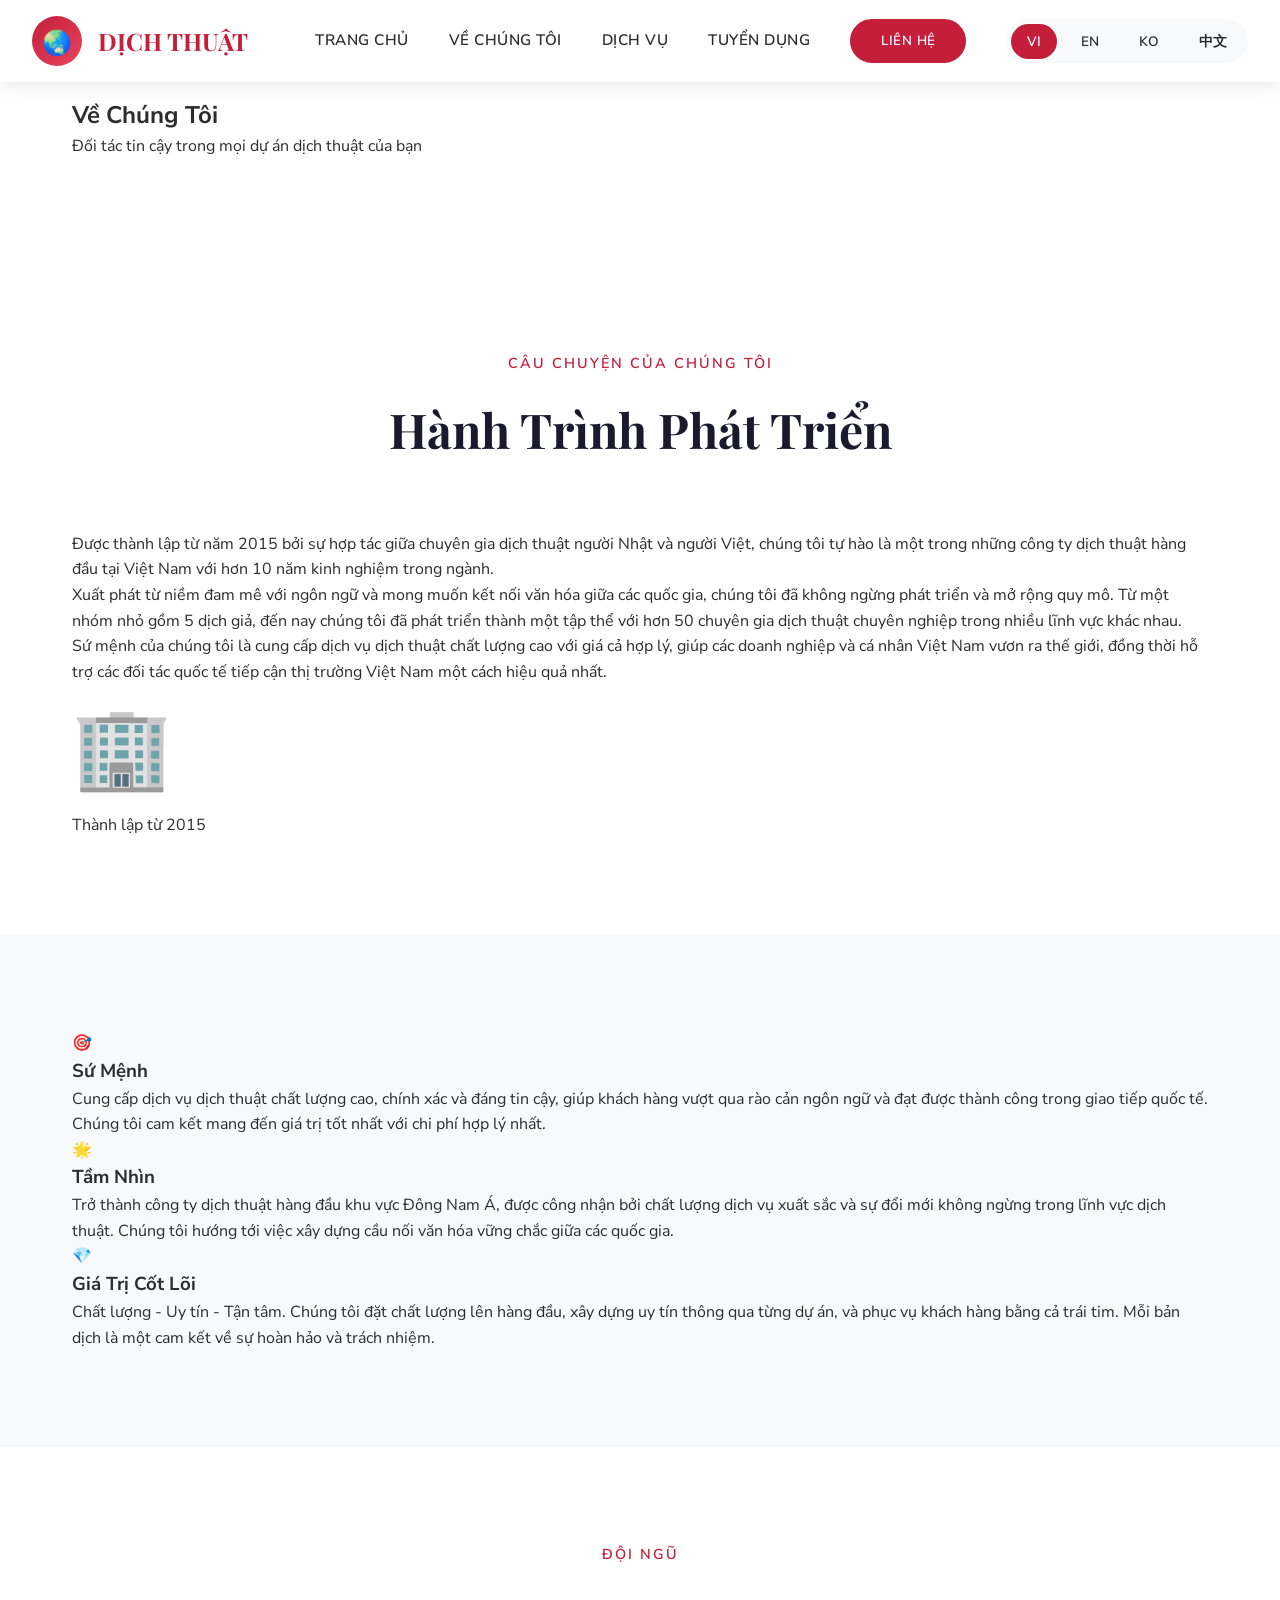
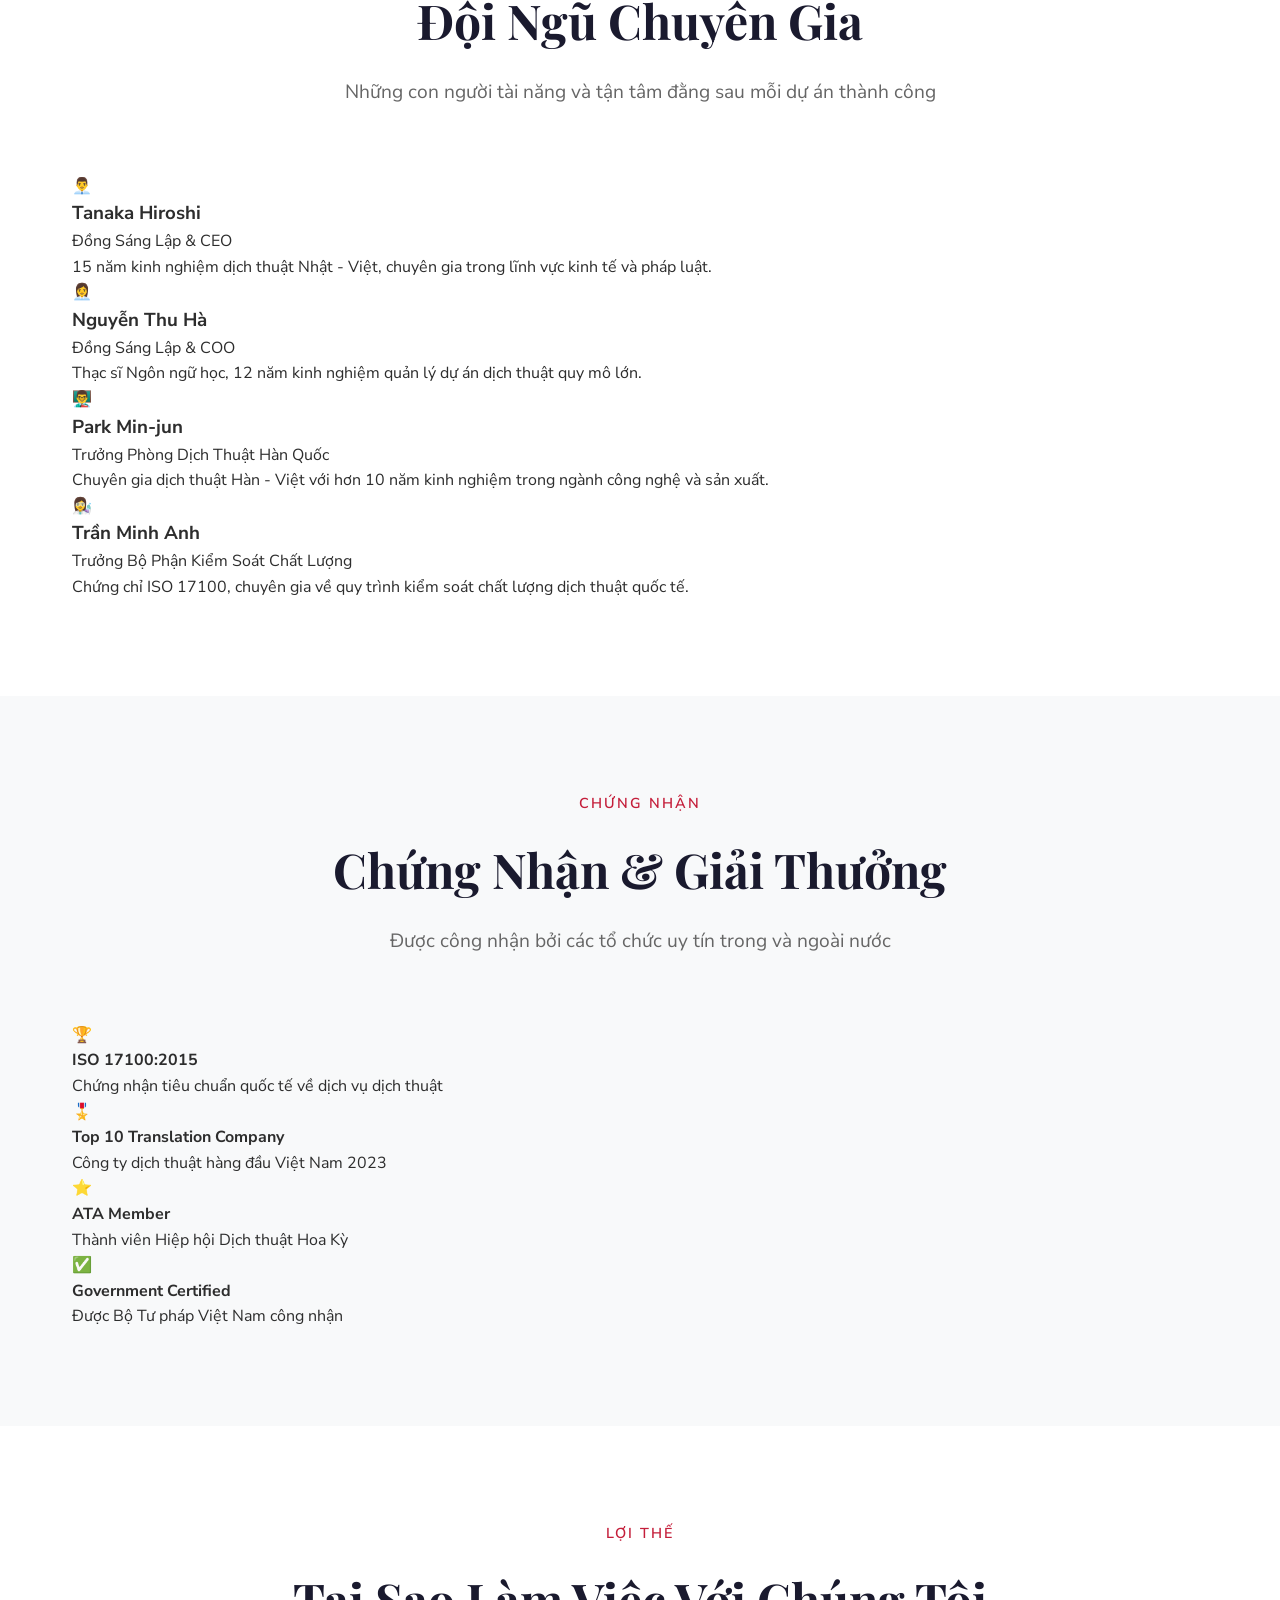
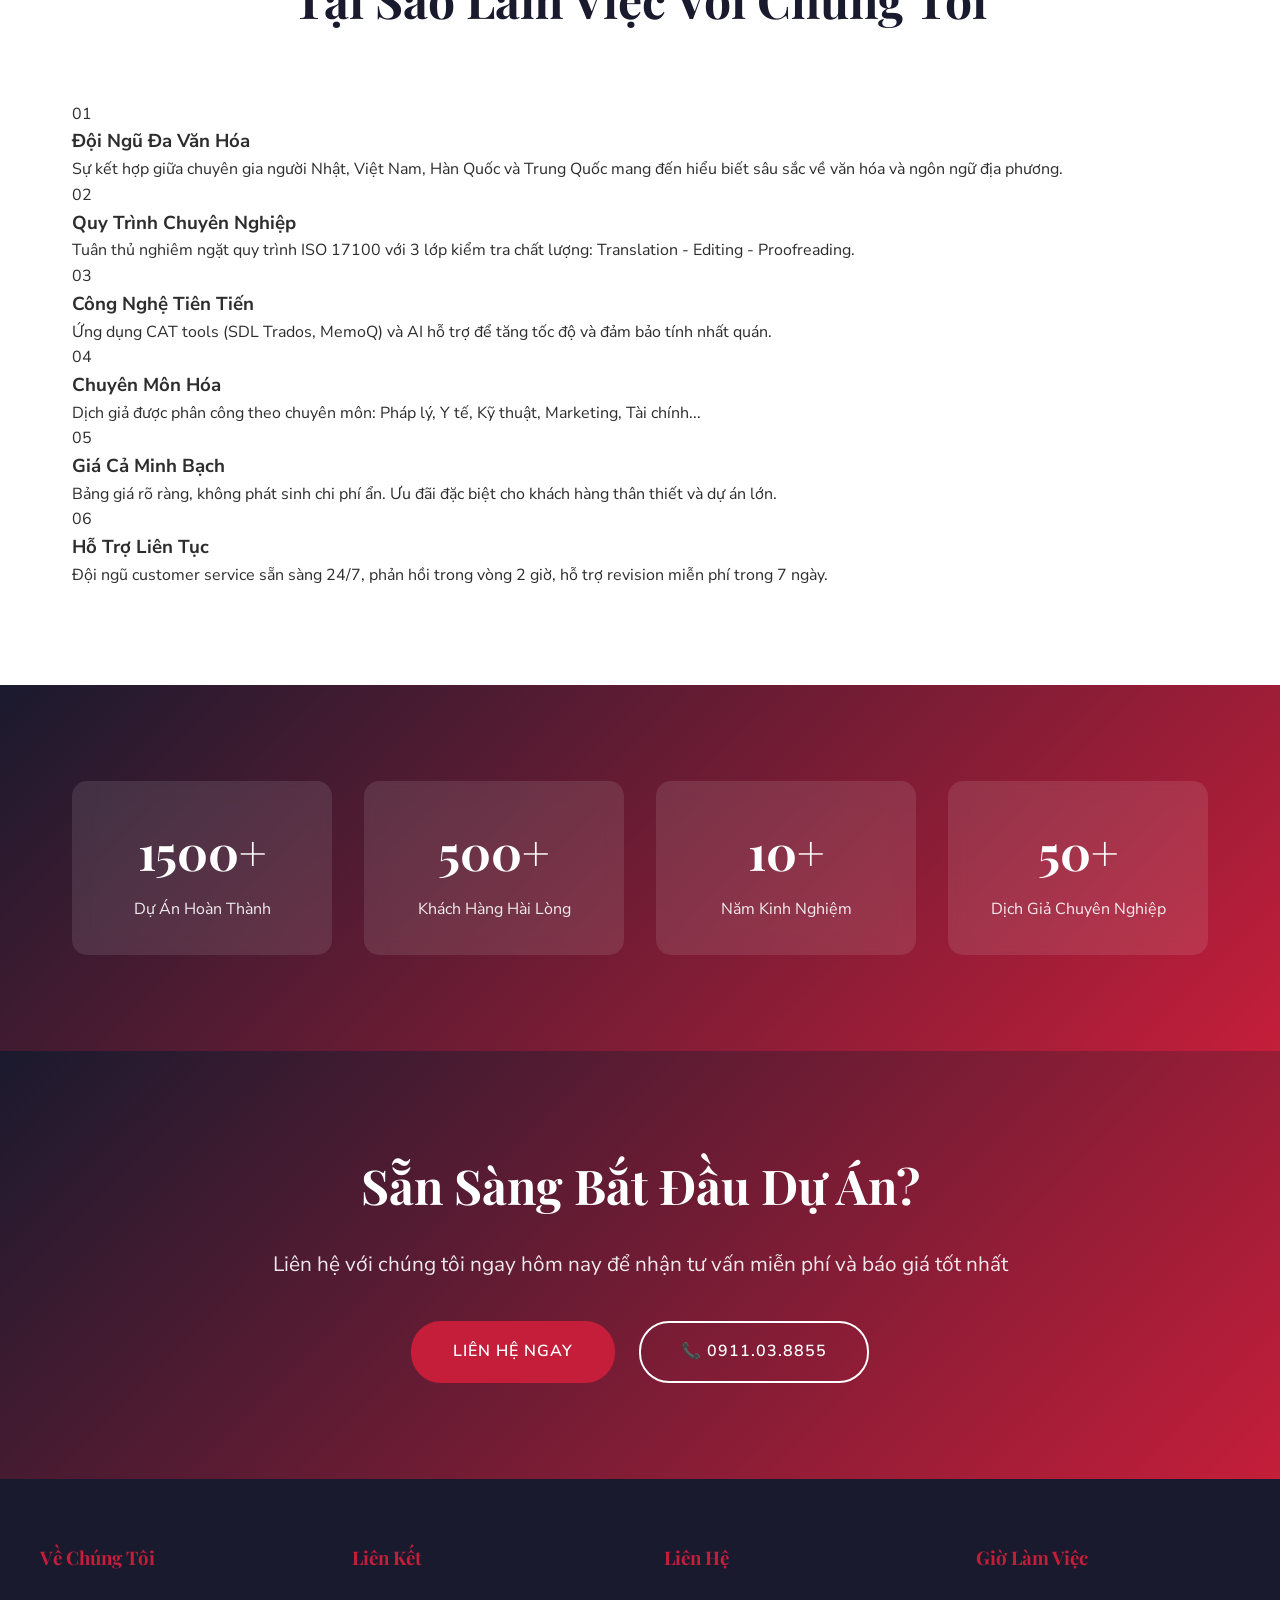
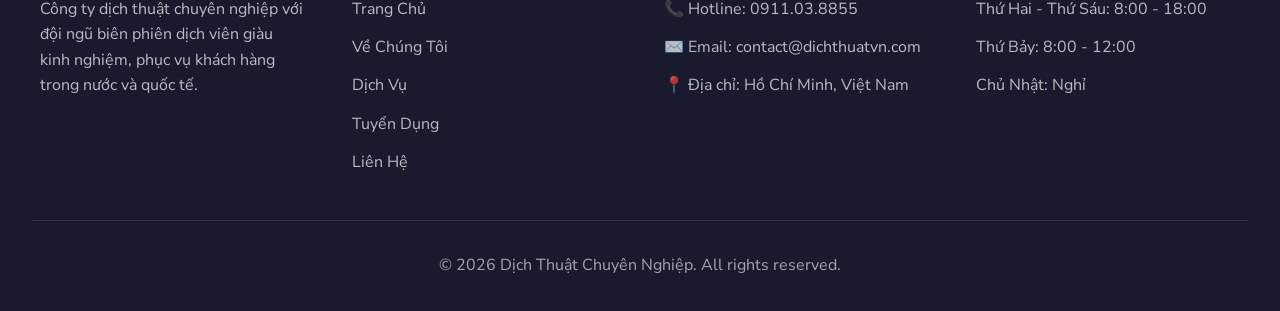
<file: SW Global/about.html>
<!DOCTYPE html>
<html lang="vi">
<head>
    <meta charset="UTF-8">
    <meta name="viewport" content="width=device-width, initial-scale=1.0">
    <title>Về Chúng Tôi - Dịch Thuật Chuyên Nghiệp</title>
    <link rel="preconnect" href="https://fonts.googleapis.com">
    <link rel="preconnect" href="https://fonts.gstatic.com" crossorigin>
    <link href="https://fonts.googleapis.com/css2?family=Playfair+Display:wght@400;600;700&family=Nunito+Sans:wght@300;400;600;700&display=swap" rel="stylesheet">
    <link rel="stylesheet" href="styles.css">
    <link rel="stylesheet" href="language-switcher.css">
</head>
<body>
    <!-- Navigation -->
    <nav class="navbar" id="navbar">
        <div class="nav-container">
            <div class="logo">
                <div class="logo-icon">🌏</div>
                <span>DỊCH THUẬT</span>
            </div>
            <ul class="nav-menu" id="navMenu">
                <li><a href="index.html" class="nav-link" data-i18n="nav.home">Trang Chủ</a></li>
                <li><a href="about.html" class="nav-link active" data-i18n="nav.about">Về Chúng Tôi</a></li>
                <li><a href="services.html" class="nav-link" data-i18n="nav.services">Dịch Vụ</a></li>
                <li><a href="recruitment.html" class="nav-link" data-i18n="nav.recruitment">Tuyển Dụng</a></li>
                <li><a href="contact.html"><button class="contact-btn" data-i18n="nav.contact">Liên Hệ</button></a></li>
                
                <!-- Language Switcher -->
                <li class="language-switcher">
                    <button class="lang-btn" data-lang="vi">VI</button>
                    <button class="lang-btn" data-lang="en">EN</button>
                    <button class="lang-btn" data-lang="ko">KO</button>
                    <button class="lang-btn" data-lang="zh">中文</button>
                </li>
            </ul>
            <button class="mobile-menu-btn" id="mobileMenuBtn">☰</button>
        </div>
    </nav>

    <!-- Page Header -->
    <section class="page-header">
        <div class="container">
            <h1 data-i18n="about.header.title">Về Chúng Tôi</h1>
            <p data-i18n="about.header.subtitle">Đối tác tin cậy trong mọi dự án dịch thuật của bạn</p>
        </div>
    </section>

    <!-- Company Story Section -->
    <section class="section-white">
        <div class="container">
            <div class="section-header fade-in">
                <div class="section-tag" data-i18n="about.story.tag">CÂU CHUYỆN CỦA CHÚNG TÔI</div>
                <h2 class="section-title" data-i18n="about.story.title">Hành Trình Phát Triển</h2>
            </div>
            <div class="story-content">
                <div class="story-text fade-in">
                    <p data-i18n="about.story.p1">
                        Được thành lập từ năm 2015 bởi sự hợp tác giữa chuyên gia dịch thuật người Nhật và người Việt, 
                        chúng tôi tự hào là một trong những công ty dịch thuật hàng đầu tại Việt Nam với hơn 10 năm 
                        kinh nghiệm trong ngành.
                    </p>
                    <p data-i18n="about.story.p2">
                        Xuất phát từ niềm đam mê với ngôn ngữ và mong muốn kết nối văn hóa giữa các quốc gia, 
                        chúng tôi đã không ngừng phát triển và mở rộng quy mô. Từ một nhóm nhỏ gồm 5 dịch giả, 
                        đến nay chúng tôi đã phát triển thành một tập thể với hơn 50 chuyên gia dịch thuật 
                        chuyên nghiệp trong nhiều lĩnh vực khác nhau.
                    </p>
                    <p data-i18n="about.story.p3">
                        Sứ mệnh của chúng tôi là cung cấp dịch vụ dịch thuật chất lượng cao với giá cả hợp lý, 
                        giúp các doanh nghiệp và cá nhân Việt Nam vươn ra thế giới, đồng thời hỗ trợ các đối tác 
                        quốc tế tiếp cận thị trường Việt Nam một cách hiệu quả nhất.
                    </p>
                </div>
                <div class="story-image fade-in">
                    <div class="story-image-placeholder">
                        <span style="font-size: 80px;">🏢</span>
                        <p data-i18n="about.story.since">Thành lập từ 2015</p>
                    </div>
                </div>
            </div>
        </div>
    </section>

    <!-- Mission & Vision Section -->
    <section class="section-light">
        <div class="container">
            <div class="mission-vision-grid">
                <div class="mv-card fade-in">
                    <div class="mv-icon">🎯</div>
                    <h3 data-i18n="about.mission.title">Sứ Mệnh</h3>
                    <p data-i18n="about.mission.desc">
                        Cung cấp dịch vụ dịch thuật chất lượng cao, chính xác và đáng tin cậy, 
                        giúp khách hàng vượt qua rào cản ngôn ngữ và đạt được thành công trong 
                        giao tiếp quốc tế. Chúng tôi cam kết mang đến giá trị tốt nhất với chi phí hợp lý nhất.
                    </p>
                </div>
                <div class="mv-card fade-in">
                    <div class="mv-icon">🌟</div>
                    <h3 data-i18n="about.vision.title">Tầm Nhìn</h3>
                    <p data-i18n="about.vision.desc">
                        Trở thành công ty dịch thuật hàng đầu khu vực Đông Nam Á, được công nhận 
                        bởi chất lượng dịch vụ xuất sắc và sự đổi mới không ngừng trong lĩnh vực 
                        dịch thuật. Chúng tôi hướng tới việc xây dựng cầu nối văn hóa vững chắc giữa các quốc gia.
                    </p>
                </div>
                <div class="mv-card fade-in">
                    <div class="mv-icon">💎</div>
                    <h3 data-i18n="about.values.title">Giá Trị Cốt Lõi</h3>
                    <p data-i18n="about.values.desc">
                        Chất lượng - Uy tín - Tận tâm. Chúng tôi đặt chất lượng lên hàng đầu, 
                        xây dựng uy tín thông qua từng dự án, và phục vụ khách hàng bằng cả trái tim. 
                        Mỗi bản dịch là một cam kết về sự hoàn hảo và trách nhiệm.
                    </p>
                </div>
            </div>
        </div>
    </section>

    <!-- Team Section -->
    <section class="section-white">
        <div class="container">
            <div class="section-header fade-in">
                <div class="section-tag" data-i18n="about.team.tag">ĐỘI NGŨ</div>
                <h2 class="section-title" data-i18n="about.team.title">Đội Ngũ Chuyên Gia</h2>
                <p class="section-description" data-i18n="about.team.desc">
                    Những con người tài năng và tận tâm đằng sau mỗi dự án thành công
                </p>
            </div>
            <div class="team-grid">
                <div class="team-card fade-in">
                    <div class="team-avatar">👨‍💼</div>
                    <h3 data-i18n="about.team.member1.name">Tanaka Hiroshi</h3>
                    <p class="team-position" data-i18n="about.team.member1.position">Đồng Sáng Lập & CEO</p>
                    <p class="team-desc" data-i18n="about.team.member1.desc">
                        15 năm kinh nghiệm dịch thuật Nhật - Việt, chuyên gia trong lĩnh vực 
                        kinh tế và pháp luật.
                    </p>
                </div>
                <div class="team-card fade-in">
                    <div class="team-avatar">👩‍💼</div>
                    <h3 data-i18n="about.team.member2.name">Nguyễn Thu Hà</h3>
                    <p class="team-position" data-i18n="about.team.member2.position">Đồng Sáng Lập & COO</p>
                    <p class="team-desc" data-i18n="about.team.member2.desc">
                        Thạc sĩ Ngôn ngữ học, 12 năm kinh nghiệm quản lý dự án dịch thuật 
                        quy mô lớn.
                    </p>
                </div>
                <div class="team-card fade-in">
                    <div class="team-avatar">👨‍🏫</div>
                    <h3 data-i18n="about.team.member3.name">Park Min-jun</h3>
                    <p class="team-position" data-i18n="about.team.member3.position">Trưởng Phòng Dịch Thuật Hàn Quốc</p>
                    <p class="team-desc" data-i18n="about.team.member3.desc">
                        Chuyên gia dịch thuật Hàn - Việt với hơn 10 năm kinh nghiệm trong 
                        ngành công nghệ và sản xuất.
                    </p>
                </div>
                <div class="team-card fade-in">
                    <div class="team-avatar">👩‍🔬</div>
                    <h3 data-i18n="about.team.member4.name">Trần Minh Anh</h3>
                    <p class="team-position" data-i18n="about.team.member4.position">Trưởng Bộ Phận Kiểm Soát Chất Lượng</p>
                    <p class="team-desc" data-i18n="about.team.member4.desc">
                        Chứng chỉ ISO 17100, chuyên gia về quy trình kiểm soát chất lượng 
                        dịch thuật quốc tế.
                    </p>
                </div>
            </div>
        </div>
    </section>

    <!-- Certifications Section -->
    <section class="section-light">
        <div class="container">
            <div class="section-header fade-in">
                <div class="section-tag" data-i18n="about.cert.tag">CHỨNG NHẬN</div>
                <h2 class="section-title" data-i18n="about.cert.title">Chứng Nhận & Giải Thưởng</h2>
                <p class="section-description" data-i18n="about.cert.desc">
                    Được công nhận bởi các tổ chức uy tín trong và ngoài nước
                </p>
            </div>
            <div class="cert-grid">
                <div class="cert-card fade-in">
                    <div class="cert-icon">🏆</div>
                    <h4 data-i18n="about.cert.item1.title">ISO 17100:2015</h4>
                    <p data-i18n="about.cert.item1.desc">Chứng nhận tiêu chuẩn quốc tế về dịch vụ dịch thuật</p>
                </div>
                <div class="cert-card fade-in">
                    <div class="cert-icon">🎖️</div>
                    <h4 data-i18n="about.cert.item2.title">Top 10 Translation Company</h4>
                    <p data-i18n="about.cert.item2.desc">Công ty dịch thuật hàng đầu Việt Nam 2023</p>
                </div>
                <div class="cert-card fade-in">
                    <div class="cert-icon">⭐</div>
                    <h4 data-i18n="about.cert.item3.title">ATA Member</h4>
                    <p data-i18n="about.cert.item3.desc">Thành viên Hiệp hội Dịch thuật Hoa Kỳ</p>
                </div>
                <div class="cert-card fade-in">
                    <div class="cert-icon">✅</div>
                    <h4 data-i18n="about.cert.item4.title">Government Certified</h4>
                    <p data-i18n="about.cert.item4.desc">Được Bộ Tư pháp Việt Nam công nhận</p>
                </div>
            </div>
        </div>
    </section>

    <!-- Why Work With Us Section -->
    <section class="section-white">
        <div class="container">
            <div class="section-header fade-in">
                <div class="section-tag" data-i18n="about.why.tag">LỢI THỾ</div>
                <h2 class="section-title" data-i18n="about.why.title">Tại Sao Làm Việc Với Chúng Tôi</h2>
            </div>
            <div class="why-grid">
                <div class="why-item fade-in">
                    <div class="why-number">01</div>
                    <h3 data-i18n="about.why.item1.title">Đội Ngũ Đa Văn Hóa</h3>
                    <p data-i18n="about.why.item1.desc">
                        Sự kết hợp giữa chuyên gia người Nhật, Việt Nam, Hàn Quốc và Trung Quốc 
                        mang đến hiểu biết sâu sắc về văn hóa và ngôn ngữ địa phương.
                    </p>
                </div>
                <div class="why-item fade-in">
                    <div class="why-number">02</div>
                    <h3 data-i18n="about.why.item2.title">Quy Trình Chuyên Nghiệp</h3>
                    <p data-i18n="about.why.item2.desc">
                        Tuân thủ nghiêm ngặt quy trình ISO 17100 với 3 lớp kiểm tra chất lượng: 
                        Translation - Editing - Proofreading.
                    </p>
                </div>
                <div class="why-item fade-in">
                    <div class="why-number">03</div>
                    <h3 data-i18n="about.why.item3.title">Công Nghệ Tiên Tiến</h3>
                    <p data-i18n="about.why.item3.desc">
                        Ứng dụng CAT tools (SDL Trados, MemoQ) và AI hỗ trợ để tăng tốc độ 
                        và đảm bảo tính nhất quán.
                    </p>
                </div>
                <div class="why-item fade-in">
                    <div class="why-number">04</div>
                    <h3 data-i18n="about.why.item4.title">Chuyên Môn Hóa</h3>
                    <p data-i18n="about.why.item4.desc">
                        Dịch giả được phân công theo chuyên môn: Pháp lý, Y tế, Kỹ thuật, 
                        Marketing, Tài chính...
                    </p>
                </div>
                <div class="why-item fade-in">
                    <div class="why-number">05</div>
                    <h3 data-i18n="about.why.item5.title">Giá Cả Minh Bạch</h3>
                    <p data-i18n="about.why.item5.desc">
                        Bảng giá rõ ràng, không phát sinh chi phí ẩn. Ưu đãi đặc biệt cho 
                        khách hàng thân thiết và dự án lớn.
                    </p>
                </div>
                <div class="why-item fade-in">
                    <div class="why-number">06</div>
                    <h3 data-i18n="about.why.item6.title">Hỗ Trợ Liên Tục</h3>
                    <p data-i18n="about.why.item6.desc">
                        Đội ngũ customer service sẵn sàng 24/7, phản hồi trong vòng 2 giờ, 
                        hỗ trợ revision miễn phí trong 7 ngày.
                    </p>
                </div>
            </div>
        </div>
    </section>

    <!-- Stats Section -->
    <section class="stats-section">
        <div class="container">
            <div class="stats-grid fade-in">
                <div class="stat-item">
                    <div class="stat-number">1500+</div>
                    <div class="stat-label" data-i18n="stat.projects">Dự Án Hoàn Thành</div>
                </div>
                <div class="stat-item">
                    <div class="stat-number">500+</div>
                    <div class="stat-label" data-i18n="stat.clients">Khách Hàng Hài Lòng</div>
                </div>
                <div class="stat-item">
                    <div class="stat-number">10+</div>
                    <div class="stat-label" data-i18n="stat.experience">Năm Kinh Nghiệm</div>
                </div>
                <div class="stat-item">
                    <div class="stat-number">50+</div>
                    <div class="stat-label" data-i18n="stat.translators">Dịch Giả Chuyên Nghiệp</div>
                </div>
            </div>
        </div>
    </section>

    <!-- CTA Section -->
    <section class="cta-section">
        <div class="container fade-in">
            <h2 data-i18n="cta.title">Sẵn Sàng Bắt Đầu Dự Án?</h2>
            <p data-i18n="cta.desc">Liên hệ với chúng tôi ngay hôm nay để nhận tư vấn miễn phí và báo giá tốt nhất</p>
            <div class="hero-buttons">
                <a href="contact.html" class="btn-primary" data-i18n="cta.btn1">Liên Hệ Ngay</a>
                <a href="tel:0911038855" class="btn-secondary" data-i18n="cta.btn2">📞 0911.03.8855</a>
            </div>
        </div>
    </section>

    <!-- Footer -->
    <footer>
        <div class="footer-content">
            <div class="footer-section">
                <h3 data-i18n="footer.about.title">Về Chúng Tôi</h3>
                <p data-i18n="footer.about.desc">Công ty dịch thuật chuyên nghiệp với đội ngũ biên phiên dịch viên giàu kinh nghiệm, phục vụ khách hàng trong nước và quốc tế.</p>
            </div>
            <div class="footer-section">
                <h3 data-i18n="footer.links.title">Liên Kết</h3>
                <a href="index.html" data-i18n="nav.home">Trang Chủ</a>
                <a href="about.html" data-i18n="nav.about">Về Chúng Tôi</a>
                <a href="services.html" data-i18n="nav.services">Dịch Vụ</a>
                <a href="recruitment.html" data-i18n="nav.recruitment">Tuyển Dụng</a>
                <a href="contact.html" data-i18n="nav.contact">Liên Hệ</a>
            </div>
            <div class="footer-section">
                <h3 data-i18n="footer.contact.title">Liên Hệ</h3>
                <p>📞 Hotline: 0911.03.8855</p>
                <p>✉️ Email: contact@dichthuatvn.com</p>
                <p>📍 Địa chỉ: Hồ Chí Minh, Việt Nam</p>
            </div>
            <div class="footer-section">
                <h3 data-i18n="footer.hours.title">Giờ Làm Việc</h3>
                <p data-i18n="footer.hours.weekday">Thứ Hai - Thứ Sáu: 8:00 - 18:00</p>
                <p data-i18n="footer.hours.saturday">Thứ Bảy: 8:00 - 12:00</p>
                <p data-i18n="footer.hours.sunday">Chủ Nhật: Nghỉ</p>
            </div>
        </div>
        <div class="footer-bottom">
            <p data-i18n="footer.copyright">&copy; 2026 Dịch Thuật Chuyên Nghiệp. All rights reserved.</p>
        </div>
    </footer>

    <!-- Load JavaScript files -->
    <script src="script.js"></script>
    <script src="i18n.js"></script>
</body>
</html>
</file>
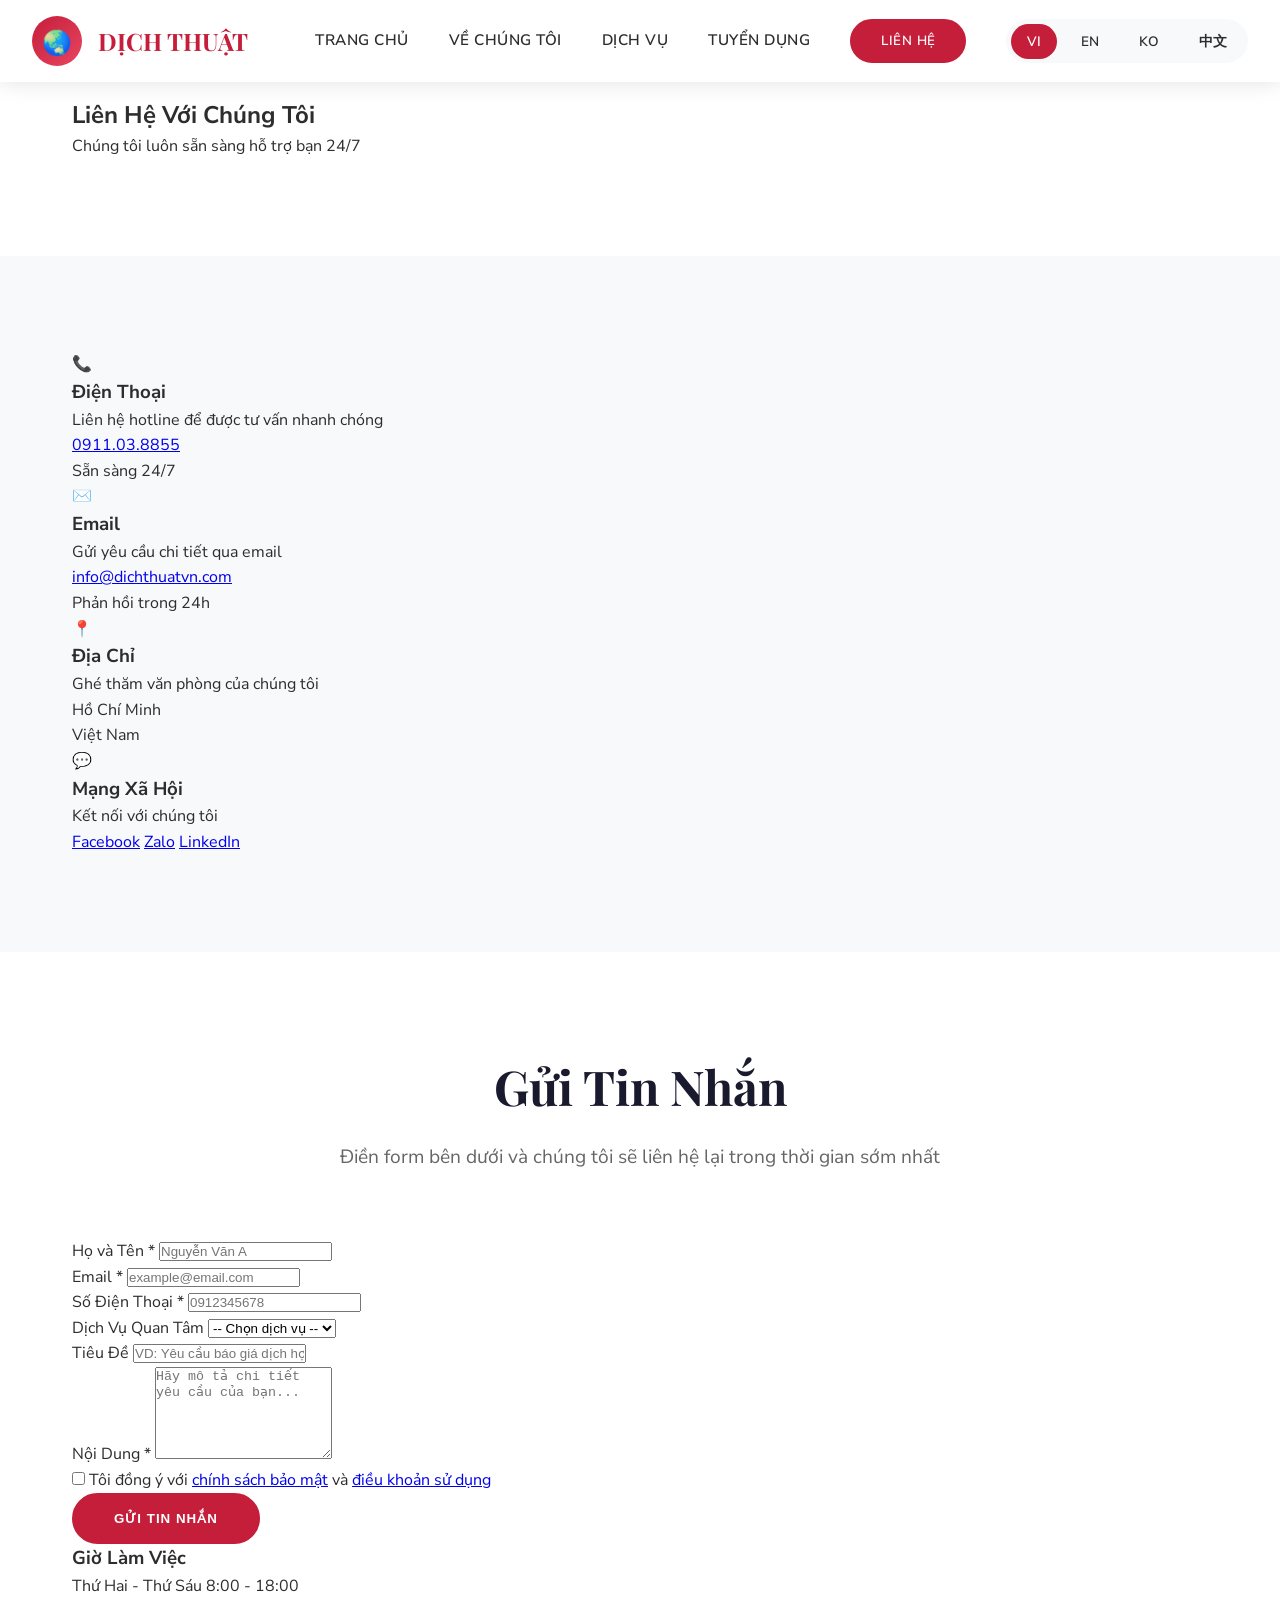
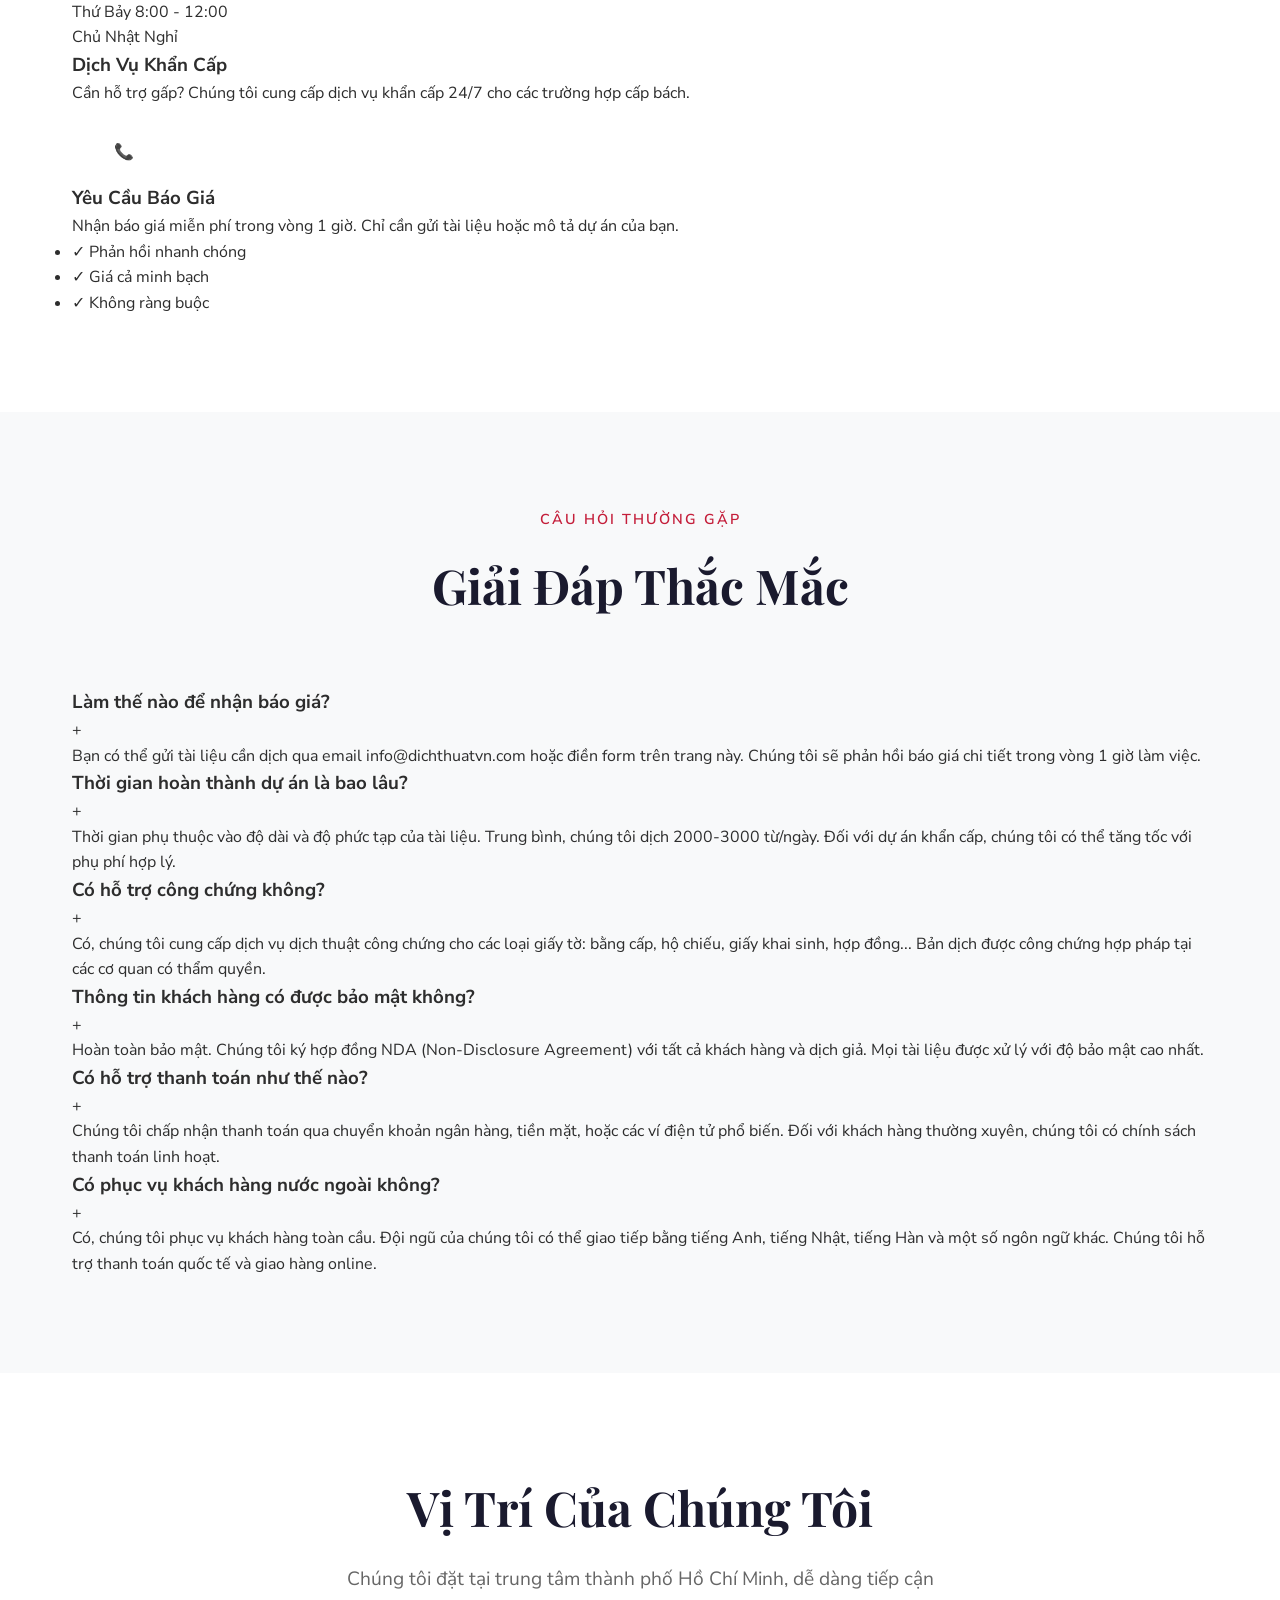
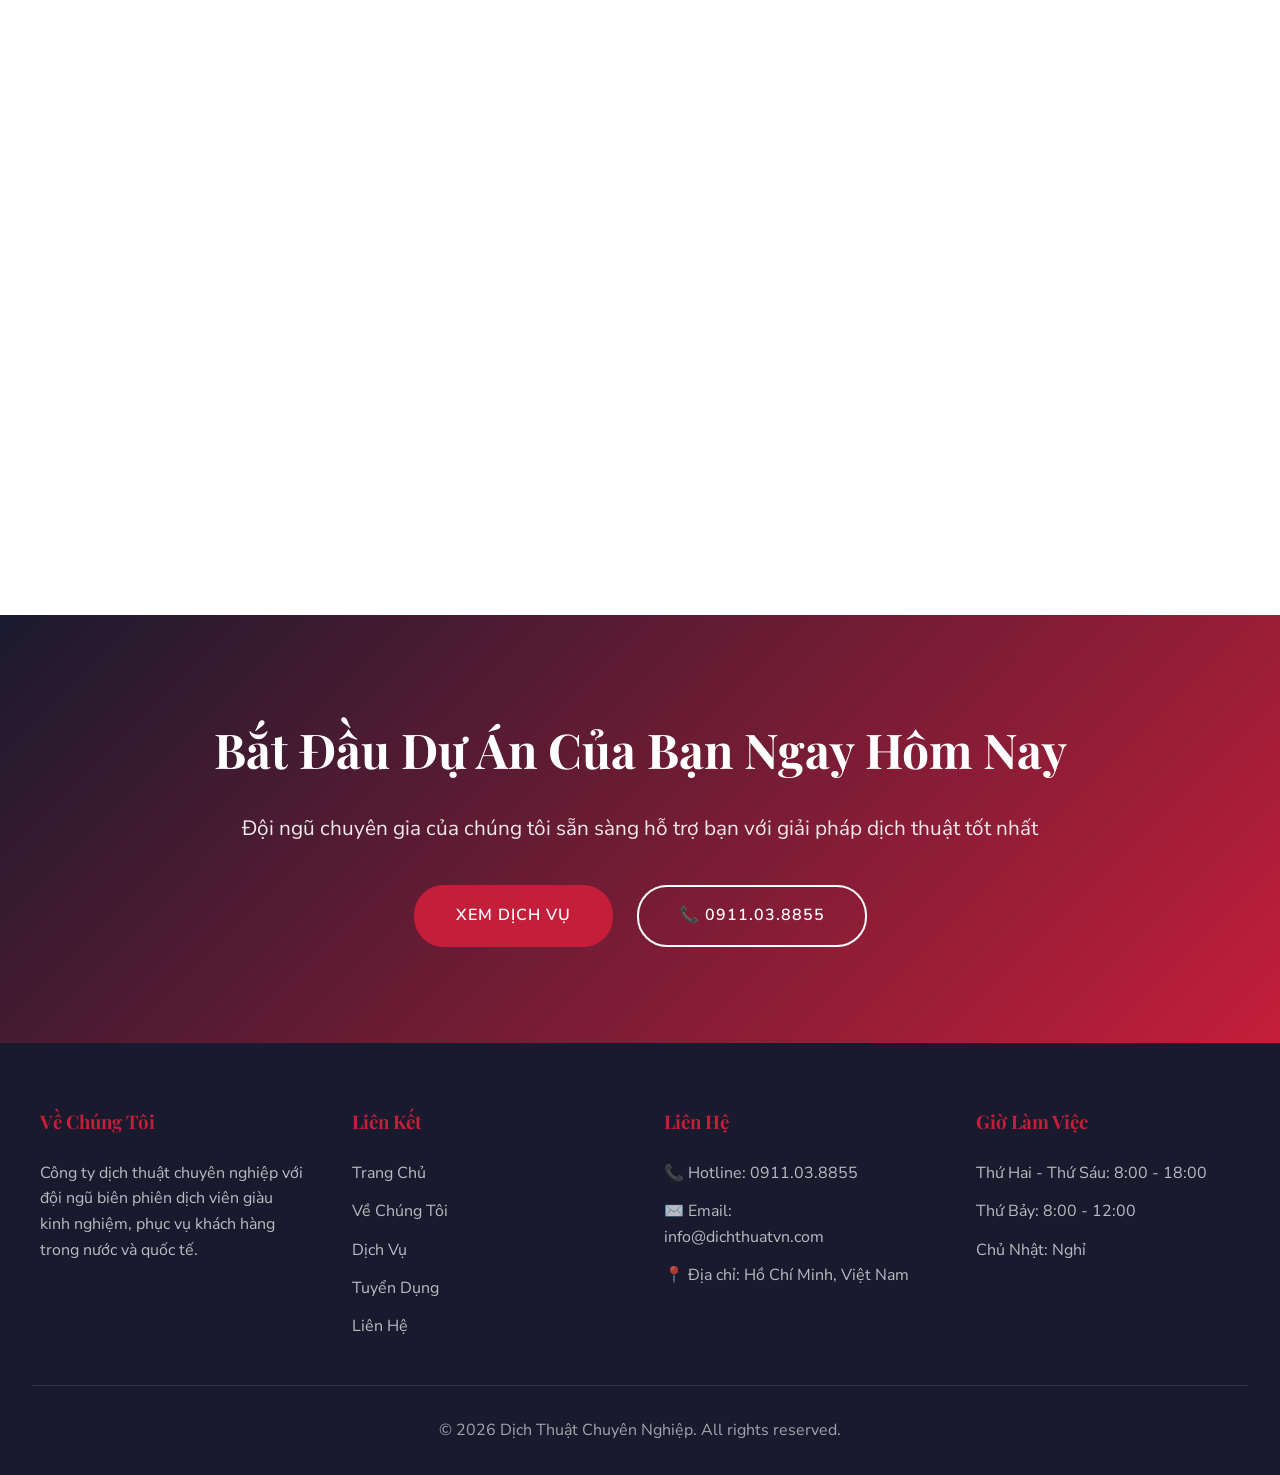
<file: SW Global/contact.html>
<!DOCTYPE html>
<html lang="vi">
<head>
    <meta charset="UTF-8">
    <meta name="viewport" content="width=device-width, initial-scale=1.0">
    <title>Liên Hệ - Dịch Thuật Chuyên Nghiệp</title>
    <link rel="preconnect" href="https://fonts.googleapis.com">
    <link rel="preconnect" href="https://fonts.gstatic.com" crossorigin>
    <link href="https://fonts.googleapis.com/css2?family=Playfair+Display:wght@400;600;700&family=Nunito+Sans:wght@300;400;600;700&display=swap" rel="stylesheet">
    <link rel="stylesheet" href="styles.css">
    <link rel="stylesheet" href="language-switcher.css">
</head>
<body>
    <!-- Navigation -->
    <nav class="navbar" id="navbar">
        <div class="nav-container">
            <div class="logo">
                <div class="logo-icon">🌏</div>
                <span>DỊCH THUẬT</span>
            </div>
            <ul class="nav-menu" id="navMenu">
                <li><a href="index.html" class="nav-link" data-i18n="nav.home">Trang Chủ</a></li>
                <li><a href="about.html" class="nav-link" data-i18n="nav.about">Về Chúng Tôi</a></li>
                <li><a href="services.html" class="nav-link" data-i18n="nav.services">Dịch Vụ</a></li>
                <li><a href="recruitment.html" class="nav-link" data-i18n="nav.recruitment">Tuyển Dụng</a></li>
                <li><a href="contact.html"><button class="contact-btn active" data-i18n="nav.contact">Liên Hệ</button></a></li>
                
                <!-- Language Switcher -->
                <li class="language-switcher">
                    <button class="lang-btn" data-lang="vi">VI</button>
                    <button class="lang-btn" data-lang="en">EN</button>
                    <button class="lang-btn" data-lang="ko">KO</button>
                    <button class="lang-btn" data-lang="zh">中文</button>
                </li>
            </ul>
            <button class="mobile-menu-btn" id="mobileMenuBtn">☰</button>
        </div>
    </nav>

    <!-- Page Header -->
    <section class="page-header">
        <div class="container">
            <h1 data-i18n="contact.header.title">Liên Hệ Với Chúng Tôi</h1>
            <p data-i18n="contact.header.subtitle">Chúng tôi luôn sẵn sàng hỗ trợ bạn 24/7</p>
        </div>
    </section>

    <!-- Contact Info Cards -->
    <section class="section-light">
        <div class="container">
            <div class="contact-info-grid">
                <div class="contact-info-card fade-in">
                    <div class="contact-icon">📞</div>
                    <h3 data-i18n="contact.phone.title">Điện Thoại</h3>
                    <p data-i18n="contact.phone.desc">Liên hệ hotline để được tư vấn nhanh chóng</p>
                    <a href="tel:0911038855" class="contact-link">0911.03.8855</a>
                    <p class="contact-hours" data-i18n="contact.phone.hours">Sẵn sàng 24/7</p>
                </div>
                <div class="contact-info-card fade-in">
                    <div class="contact-icon">✉️</div>
                    <h3 data-i18n="contact.email.title">Email</h3>
                    <p data-i18n="contact.email.desc">Gửi yêu cầu chi tiết qua email</p>
                    <a href="mailto:info@dichthuatvn.com" class="contact-link">info@dichthuatvn.com</a>
                    <p class="contact-hours" data-i18n="contact.email.hours">Phản hồi trong 24h</p>
                </div>
                <div class="contact-info-card fade-in">
                    <div class="contact-icon">📍</div>
                    <h3 data-i18n="contact.address.title">Địa Chỉ</h3>
                    <p data-i18n="contact.address.desc">Ghé thăm văn phòng của chúng tôi</p>
                    <p class="contact-link" data-i18n="contact.address.line1">Hồ Chí Minh</p>
                    <p class="contact-link" data-i18n="contact.address.line2">Việt Nam</p>
                </div>
                <div class="contact-info-card fade-in">
                    <div class="contact-icon">💬</div>
                    <h3 data-i18n="contact.social.title">Mạng Xã Hội</h3>
                    <p data-i18n="contact.social.desc">Kết nối với chúng tôi</p>
                    <div class="social-links">
                        <a href="#" class="social-link">Facebook</a>
                        <a href="#" class="social-link">Zalo</a>
                        <a href="#" class="social-link">LinkedIn</a>
                    </div>
                </div>
            </div>
        </div>
    </section>

    <!-- Contact Form Section -->
    <section class="section-white">
        <div class="container">
            <div class="contact-layout">
                <div class="contact-form-wrapper fade-in">
                    <div class="section-header">
                        <h2 class="section-title" data-i18n="contact.form.title">Gửi Tin Nhắn</h2>
                        <p class="section-description" data-i18n="contact.form.desc">Điền form bên dưới và chúng tôi sẽ liên hệ lại trong thời gian sớm nhất</p>
                    </div>
                    <form class="contact-form" id="contactForm">
                        <div class="form-row">
                            <div class="form-group">
                                <label data-i18n="form.fullname">Họ và Tên *</label>
                                <input type="text" name="fullname" required placeholder="Nguyễn Văn A">
                            </div>
                            <div class="form-group">
                                <label data-i18n="form.email">Email *</label>
                                <input type="email" name="email" required placeholder="example@email.com">
                            </div>
                        </div>
                        <div class="form-row">
                            <div class="form-group">
                                <label data-i18n="form.phone">Số Điện Thoại *</label>
                                <input type="tel" name="phone" required placeholder="0912345678">
                            </div>
                            <div class="form-group">
                                <label data-i18n="contact.form.service">Dịch Vụ Quan Tâm</label>
                                <select name="service">
                                    <option value="" data-i18n="form.select">-- Chọn dịch vụ --</option>
                                    <option value="document" data-i18n="service.document.title">Dịch Tài Liệu</option>
                                    <option value="interpretation" data-i18n="service.interpretation.title">Phiên Dịch</option>
                                    <option value="localization" data-i18n="service.localization.title">Bản Địa Hóa</option>
                                    <option value="notarization" data-i18n="contact.form.notarization">Công Chứng</option>
                                    <option value="other" data-i18n="contact.form.other">Khác</option>
                                </select>
                            </div>
                        </div>
                        <div class="form-group">
                            <label data-i18n="contact.form.subject">Tiêu Đề</label>
                            <input type="text" name="subject" placeholder="VD: Yêu cầu báo giá dịch hợp đồng">
                        </div>
                        <div class="form-group">
                            <label data-i18n="contact.form.message">Nội Dung *</label>
                            <textarea name="message" rows="6" required placeholder="Hãy mô tả chi tiết yêu cầu của bạn..."></textarea>
                        </div>
                        <div class="form-group">
                            <label class="checkbox-label">
                                <input type="checkbox" name="terms" required>
                                <span data-i18n="contact.form.terms">Tôi đồng ý với <a href="#">chính sách bảo mật</a> và <a href="#">điều khoản sử dụng</a></span>
                            </label>
                        </div>
                        <button type="submit" class="btn-primary" data-i18n="contact.form.submit">Gửi Tin Nhắn</button>
                    </form>
                </div>
                <div class="contact-sidebar fade-in">
                    <div class="sidebar-card">
                        <h3 data-i18n="contact.hours.title">Giờ Làm Việc</h3>
                        <div class="hours-list">
                            <div class="hours-item">
                                <span data-i18n="contact.hours.weekdays">Thứ Hai - Thứ Sáu</span>
                                <span>8:00 - 18:00</span>
                            </div>
                            <div class="hours-item">
                                <span data-i18n="contact.hours.saturday">Thứ Bảy</span>
                                <span>8:00 - 12:00</span>
                            </div>
                            <div class="hours-item">
                                <span data-i18n="contact.hours.sunday">Chủ Nhật</span>
                                <span data-i18n="contact.hours.closed">Nghỉ</span>
                            </div>
                        </div>
                    </div>
                    <div class="sidebar-card">
                        <h3 data-i18n="contact.urgent.title">Dịch Vụ Khẩn Cấp</h3>
                        <p data-i18n="contact.urgent.desc">Cần hỗ trợ gấp? Chúng tôi cung cấp dịch vụ khẩn cấp 24/7 cho các trường hợp cấp bách.</p>
                        <a href="tel:0911038855" class="btn-secondary" style="width: 100%; margin-top: 1rem;">
                            <span data-i18n="contact.urgent.call">📞 Gọi Ngay</span>
                        </a>
                    </div>
                    <div class="sidebar-card">
                        <h3 data-i18n="contact.quote.title">Yêu Cầu Báo Giá</h3>
                        <p data-i18n="contact.quote.desc">Nhận báo giá miễn phí trong vòng 1 giờ. Chỉ cần gửi tài liệu hoặc mô tả dự án của bạn.</p>
                        <ul class="quote-steps">
                            <li data-i18n="contact.quote.step1">✓ Phản hồi nhanh chóng</li>
                            <li data-i18n="contact.quote.step2">✓ Giá cả minh bạch</li>
                            <li data-i18n="contact.quote.step3">✓ Không ràng buộc</li>
                        </ul>
                    </div>
                </div>
            </div>
        </div>
    </section>

    <!-- FAQ Section -->
    <section class="section-light">
        <div class="container">
            <div class="section-header fade-in">
                <div class="section-tag" data-i18n="contact.faq.tag">CÂU HỎI THƯỜNG GẶP</div>
                <h2 class="section-title" data-i18n="contact.faq.title">Giải Đáp Thắc Mắc</h2>
            </div>
            <div class="faq-container">
                <div class="faq-item fade-in">
                    <div class="faq-question">
                        <h3 data-i18n="faq1.question">Làm thế nào để nhận báo giá?</h3>
                        <span class="faq-toggle">+</span>
                    </div>
                    <div class="faq-answer">
                        <p data-i18n="faq1.answer">Bạn có thể gửi tài liệu cần dịch qua email info@dichthuatvn.com hoặc điền form trên trang này. Chúng tôi sẽ phản hồi báo giá chi tiết trong vòng 1 giờ làm việc.</p>
                    </div>
                </div>
                <div class="faq-item fade-in">
                    <div class="faq-question">
                        <h3 data-i18n="faq2.question">Thời gian hoàn thành dự án là bao lâu?</h3>
                        <span class="faq-toggle">+</span>
                    </div>
                    <div class="faq-answer">
                        <p data-i18n="faq2.answer">Thời gian phụ thuộc vào độ dài và độ phức tạp của tài liệu. Trung bình, chúng tôi dịch 2000-3000 từ/ngày. Đối với dự án khẩn cấp, chúng tôi có thể tăng tốc với phụ phí hợp lý.</p>
                    </div>
                </div>
                <div class="faq-item fade-in">
                    <div class="faq-question">
                        <h3 data-i18n="faq3.question">Có hỗ trợ công chứng không?</h3>
                        <span class="faq-toggle">+</span>
                    </div>
                    <div class="faq-answer">
                        <p data-i18n="faq3.answer">Có, chúng tôi cung cấp dịch vụ dịch thuật công chứng cho các loại giấy tờ: bằng cấp, hộ chiếu, giấy khai sinh, hợp đồng... Bản dịch được công chứng hợp pháp tại các cơ quan có thẩm quyền.</p>
                    </div>
                </div>
                <div class="faq-item fade-in">
                    <div class="faq-question">
                        <h3 data-i18n="faq4.question">Thông tin khách hàng có được bảo mật không?</h3>
                        <span class="faq-toggle">+</span>
                    </div>
                    <div class="faq-answer">
                        <p data-i18n="faq4.answer">Hoàn toàn bảo mật. Chúng tôi ký hợp đồng NDA (Non-Disclosure Agreement) với tất cả khách hàng và dịch giả. Mọi tài liệu được xử lý với độ bảo mật cao nhất.</p>
                    </div>
                </div>
                <div class="faq-item fade-in">
                    <div class="faq-question">
                        <h3 data-i18n="faq5.question">Có hỗ trợ thanh toán như thế nào?</h3>
                        <span class="faq-toggle">+</span>
                    </div>
                    <div class="faq-answer">
                        <p data-i18n="faq5.answer">Chúng tôi chấp nhận thanh toán qua chuyển khoản ngân hàng, tiền mặt, hoặc các ví điện tử phổ biến. Đối với khách hàng thường xuyên, chúng tôi có chính sách thanh toán linh hoạt.</p>
                    </div>
                </div>
                <div class="faq-item fade-in">
                    <div class="faq-question">
                        <h3 data-i18n="faq6.question">Có phục vụ khách hàng nước ngoài không?</h3>
                        <span class="faq-toggle">+</span>
                    </div>
                    <div class="faq-answer">
                        <p data-i18n="faq6.answer">Có, chúng tôi phục vụ khách hàng toàn cầu. Đội ngũ của chúng tôi có thể giao tiếp bằng tiếng Anh, tiếng Nhật, tiếng Hàn và một số ngôn ngữ khác. Chúng tôi hỗ trợ thanh toán quốc tế và giao hàng online.</p>
                    </div>
                </div>
            </div>
        </div>
    </section>

    <!-- Map Section -->
    <section class="map-section">
        <div class="container">
            <div class="section-header fade-in">
                <h2 class="section-title" data-i18n="contact.map.title">Vị Trí Của Chúng Tôi</h2>
                <p class="section-description" data-i18n="contact.map.desc">Chúng tôi đặt tại trung tâm thành phố Hồ Chí Minh, dễ dàng tiếp cận</p>
            </div>
            <div class="map-container fade-in">
                <iframe src="https://www.google.com/maps/embed?pb=!1m18!1m12!1m3!1d251637.95196238213!2d106.36555969394694!3d10.755292866656954!2m3!1f0!2f0!3f0!3m2!1i1024!2i768!4f13.1!3m3!1m2!1s0x317529292e8d3dd1%3A0xf15f5aad773c112b!2sHo%20Chi%20Minh%20City%2C%20Vietnam!5e0!3m2!1sen!2s!4v1234567890123!5m2!1sen!2s" 
                        width="100%" 
                        height="450" 
                        style="border:0;" 
                        allowfullscreen="" 
                        loading="lazy" 
                        referrerpolicy="no-referrer-when-downgrade">
                </iframe>
            </div>
        </div>
    </section>

    <!-- CTA Section -->
    <section class="cta-section">
        <div class="container fade-in">
            <h2 data-i18n="contact.cta.title">Bắt Đầu Dự Án Của Bạn Ngay Hôm Nay</h2>
            <p data-i18n="contact.cta.desc">Đội ngũ chuyên gia của chúng tôi sẵn sàng hỗ trợ bạn với giải pháp dịch thuật tốt nhất</p>
            <div class="hero-buttons">
                <a href="services.html" class="btn-primary" data-i18n="contact.cta.services">Xem Dịch Vụ</a>
                <a href="tel:0911038855" class="btn-secondary" data-i18n="cta.btn2">📞 0911.03.8855</a>
            </div>
        </div>
    </section>

    <!-- Footer -->
    <footer>
        <div class="footer-content">
            <div class="footer-section">
                <h3 data-i18n="footer.about.title">Về Chúng Tôi</h3>
                <p data-i18n="footer.about.desc">Công ty dịch thuật chuyên nghiệp với đội ngũ biên phiên dịch viên giàu kinh nghiệm, phục vụ khách hàng trong nước và quốc tế.</p>
            </div>
            <div class="footer-section">
                <h3 data-i18n="footer.links.title">Liên Kết</h3>
                <a href="index.html" data-i18n="nav.home">Trang Chủ</a>
                <a href="about.html" data-i18n="nav.about">Về Chúng Tôi</a>
                <a href="services.html" data-i18n="nav.services">Dịch Vụ</a>
                <a href="recruitment.html" data-i18n="nav.recruitment">Tuyển Dụng</a>
                <a href="contact.html" data-i18n="nav.contact">Liên Hệ</a>
            </div>
            <div class="footer-section">
                <h3 data-i18n="footer.contact.title">Liên Hệ</h3>
                <p>📞 Hotline: 0911.03.8855</p>
                <p>✉️ Email: <a href="mailto:info@dichthuatvn.com">info@dichthuatvn.com</a></p>
                <p>📍 Địa chỉ: Hồ Chí Minh, Việt Nam</p>
            </div>
            <div class="footer-section">
                <h3 data-i18n="footer.hours.title">Giờ Làm Việc</h3>
                <p data-i18n="footer.hours.weekday">Thứ Hai - Thứ Sáu: 8:00 - 18:00</p>
                <p data-i18n="footer.hours.saturday">Thứ Bảy: 8:00 - 12:00</p>
                <p data-i18n="footer.hours.sunday">Chủ Nhật: Nghỉ</p>
            </div>
        </div>
        <div class="footer-bottom">
            <p data-i18n="footer.copyright">&copy; 2026 Dịch Thuật Chuyên Nghiệp. All rights reserved.</p>
        </div>
    </footer>

    <!-- Load JavaScript files -->
    <script src="script.js"></script>
    <script src="i18n.js"></script>
    <script>
        // FAQ Toggle
        document.querySelectorAll('.faq-question').forEach(question => {
            question.addEventListener('click', () => {
                const faqItem = question.parentElement;
                const isActive = faqItem.classList.contains('active');
                
                // Close all FAQs
                document.querySelectorAll('.faq-item').forEach(item => {
                    item.classList.remove('active');
                });
                
                // Open clicked FAQ if it wasn't active
                if (!isActive) {
                    faqItem.classList.add('active');
                }
            });
        });

        // Form Submission
        document.getElementById('contactForm').addEventListener('submit', function(e) {
            e.preventDefault();
            alert('Cảm ơn bạn đã liên hệ! Chúng tôi sẽ phản hồi trong thời gian sớm nhất.');
            this.reset();
        });
    </script>
</body>
</html>
</file>
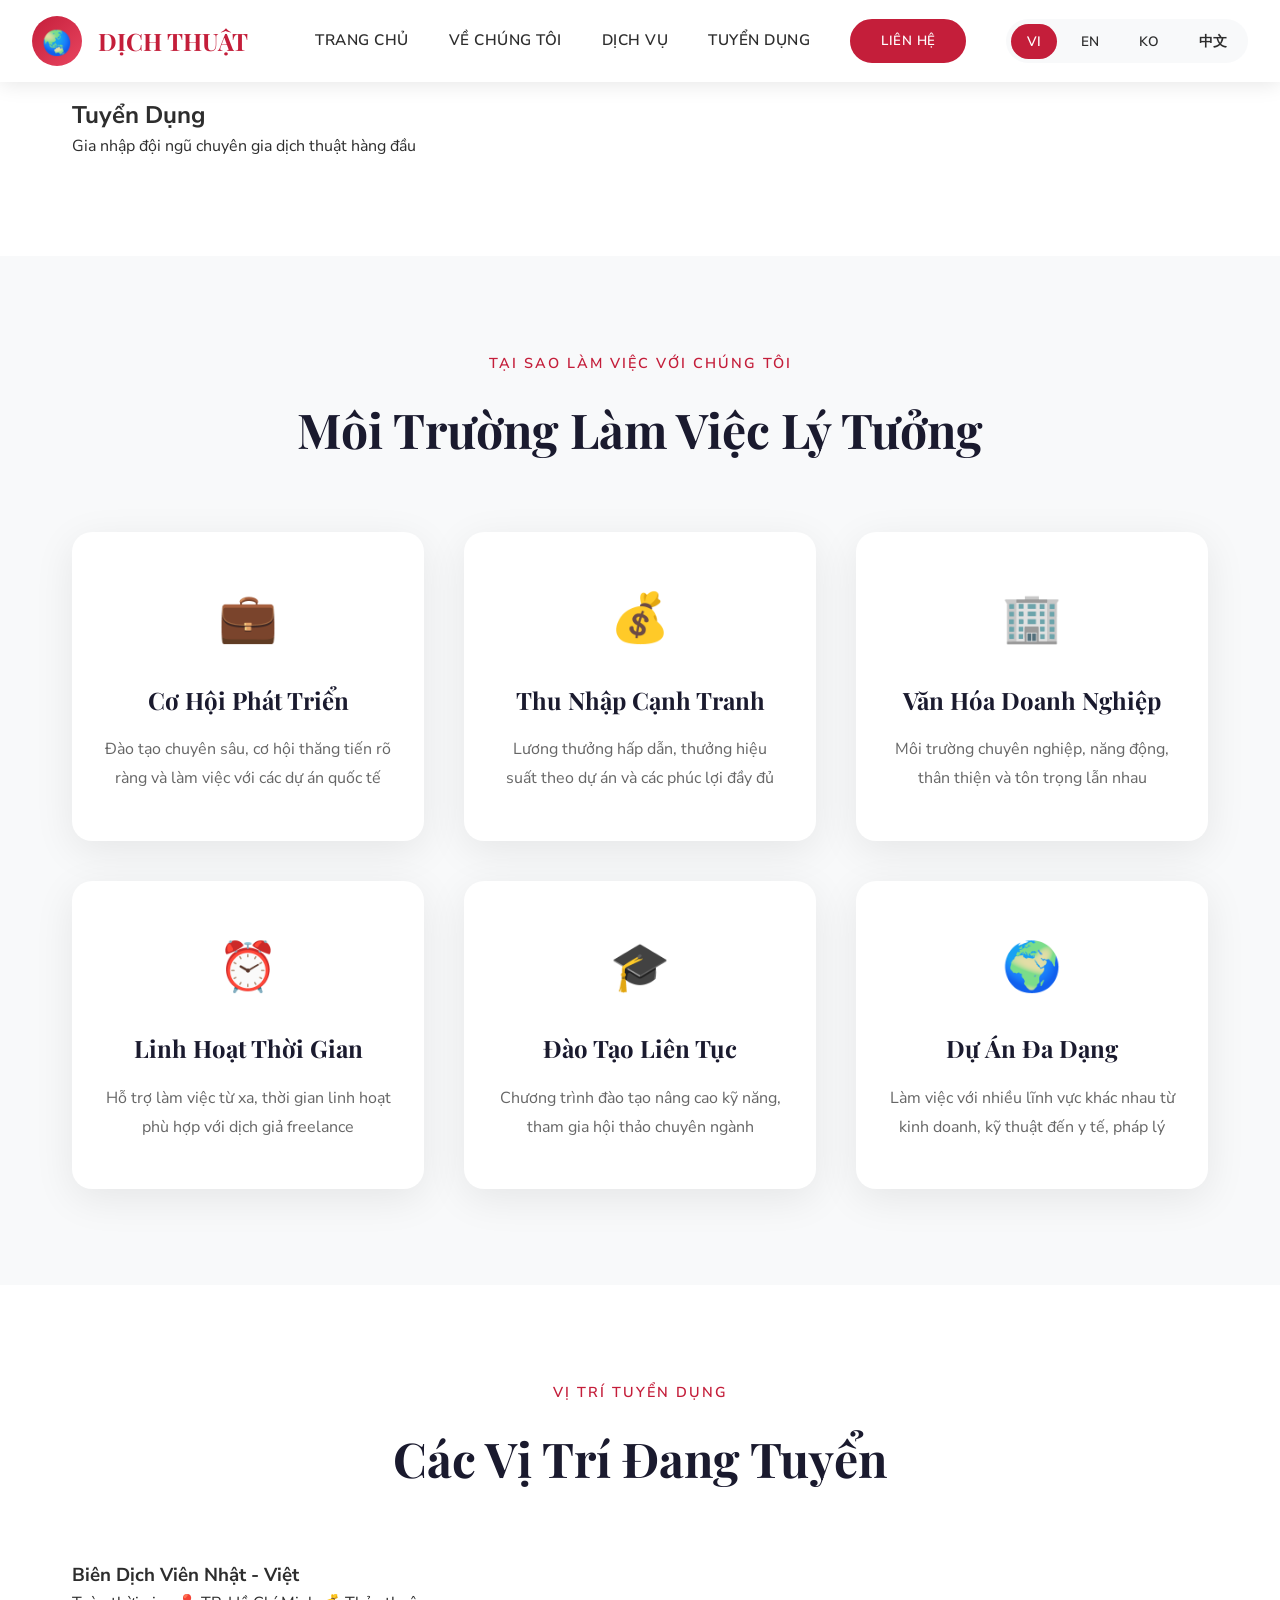
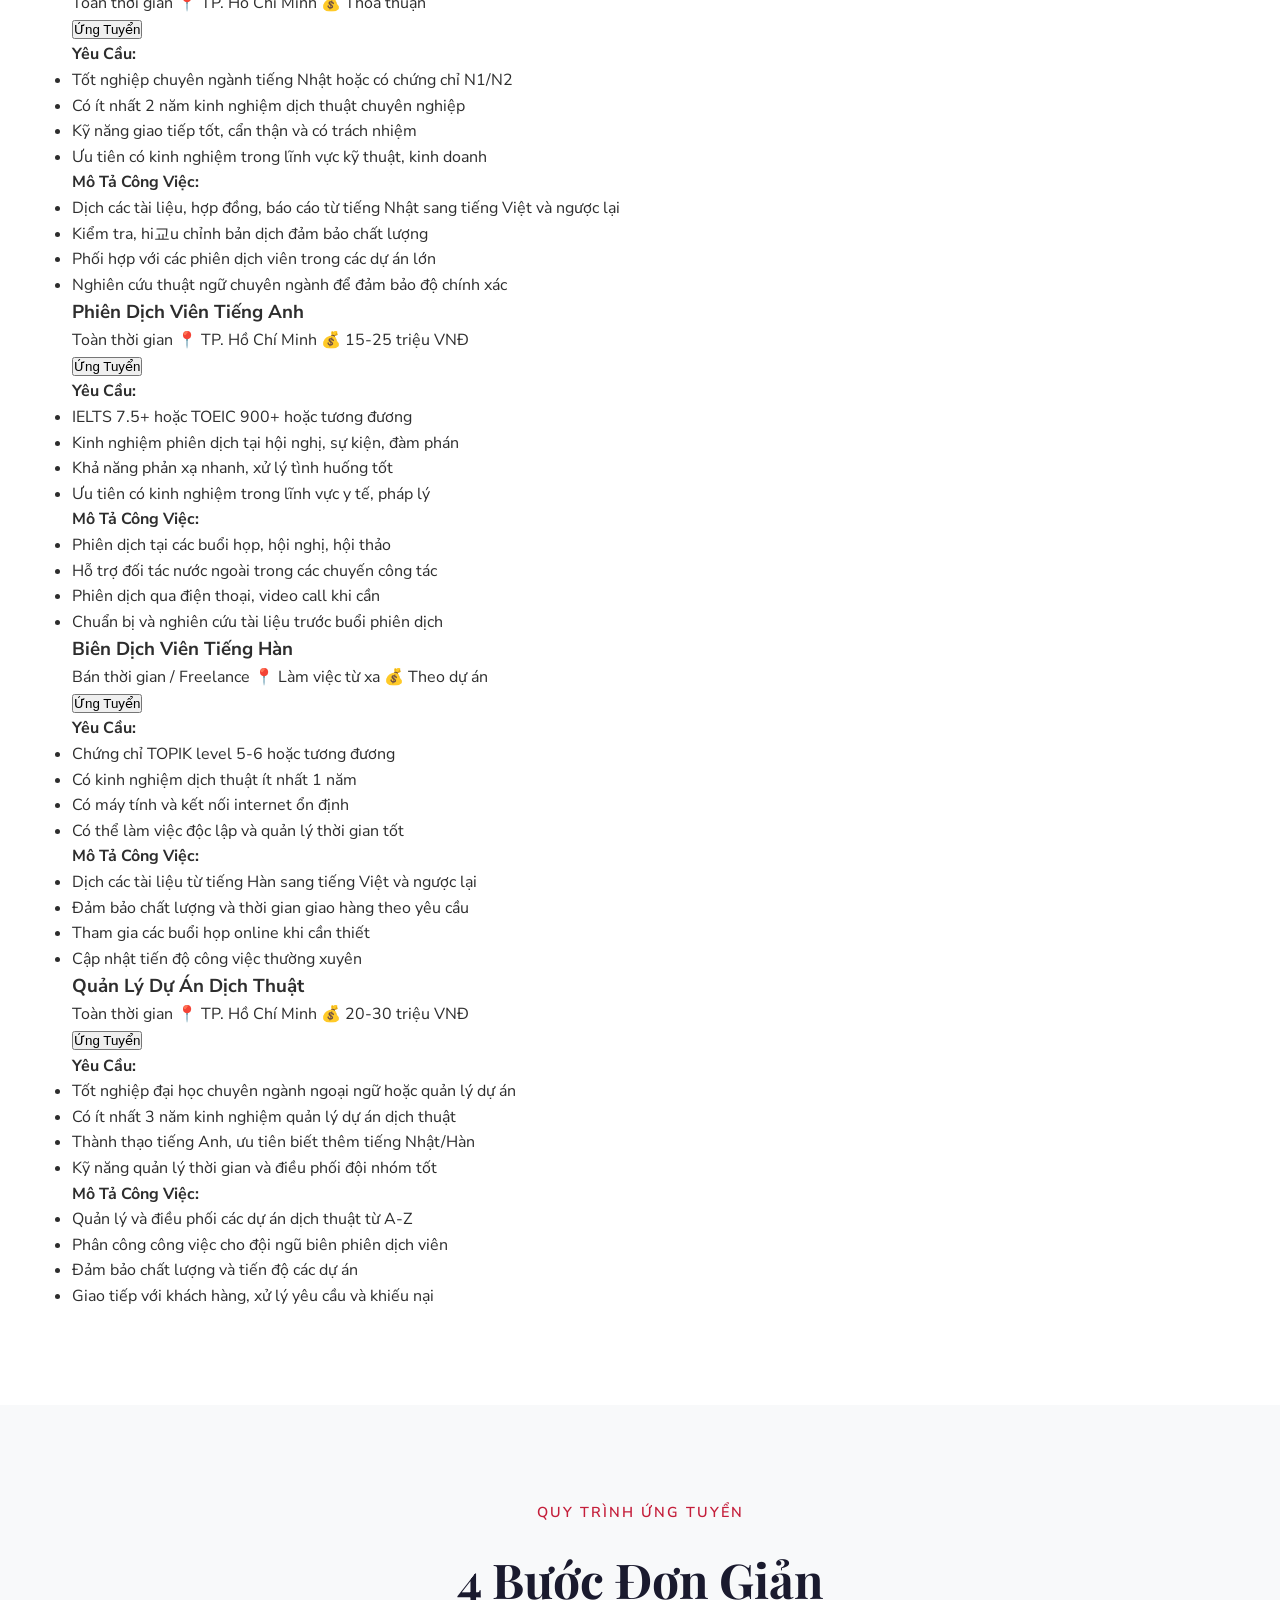
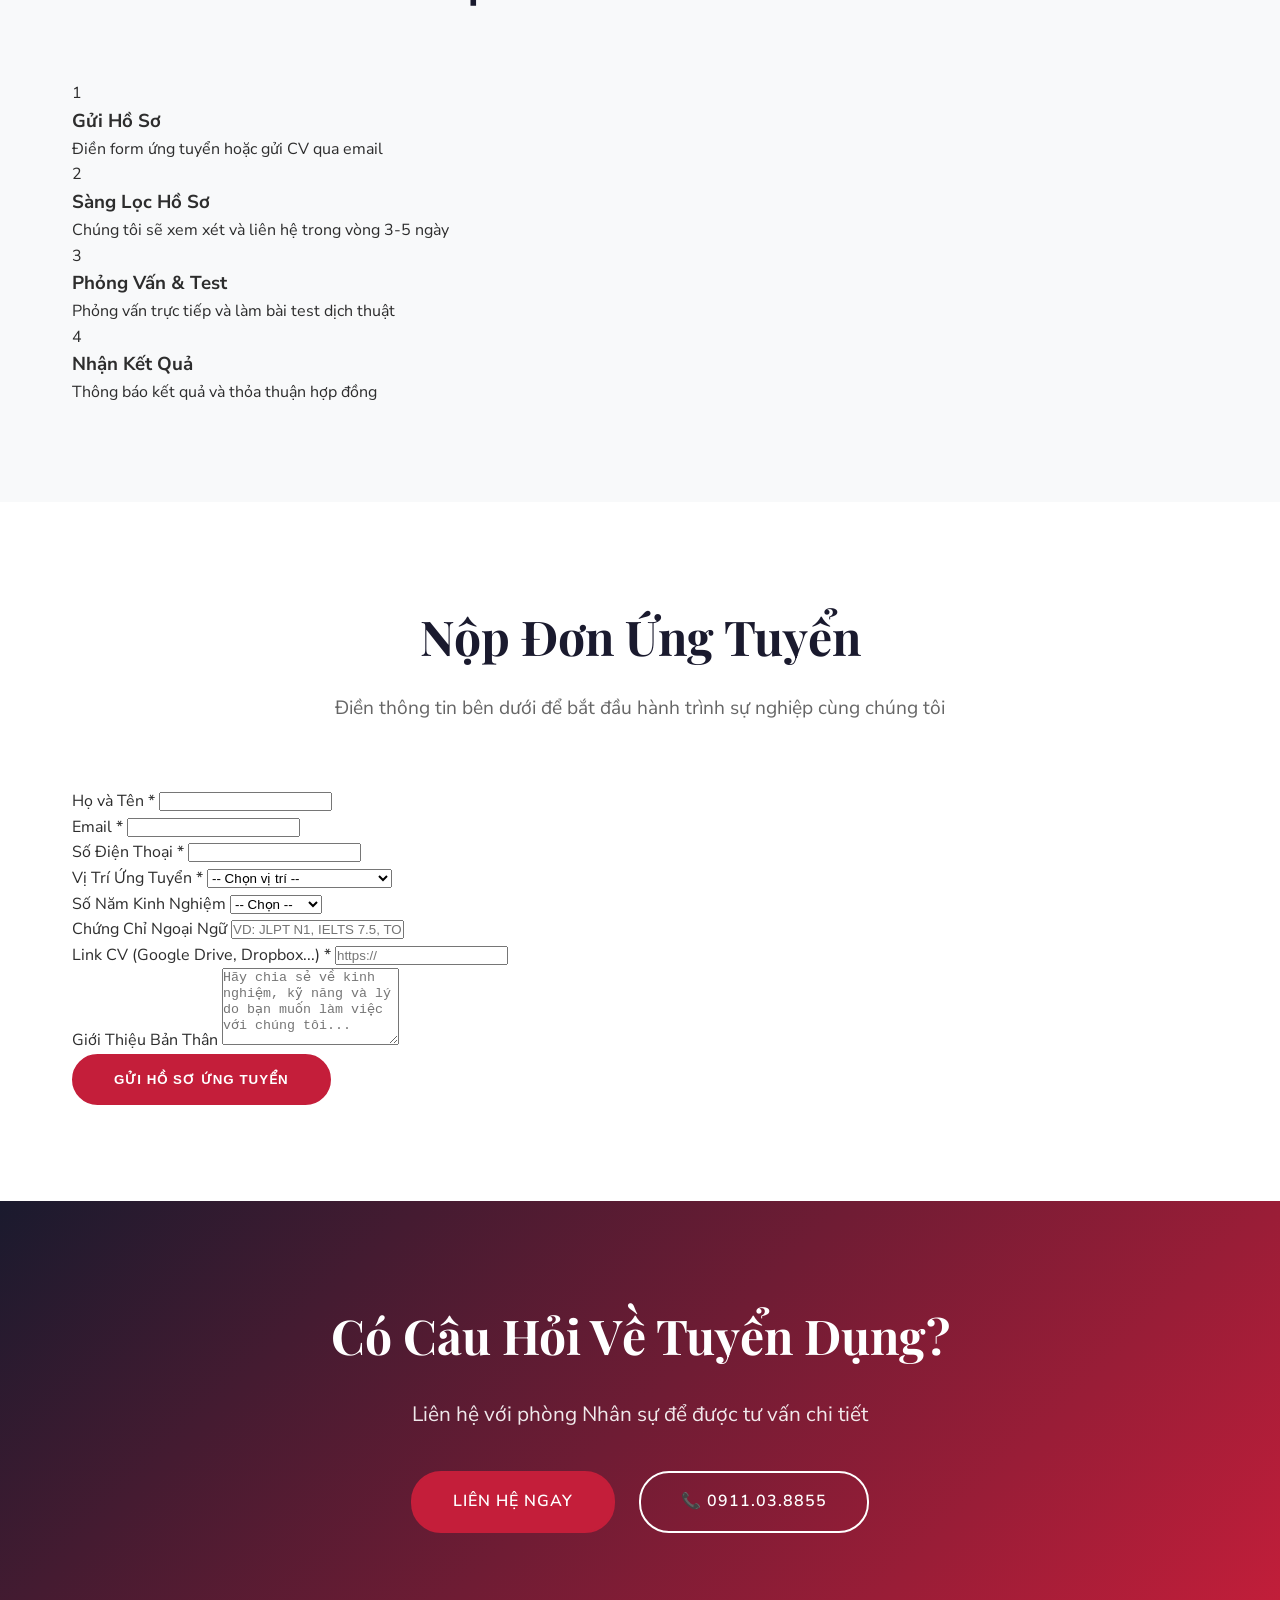
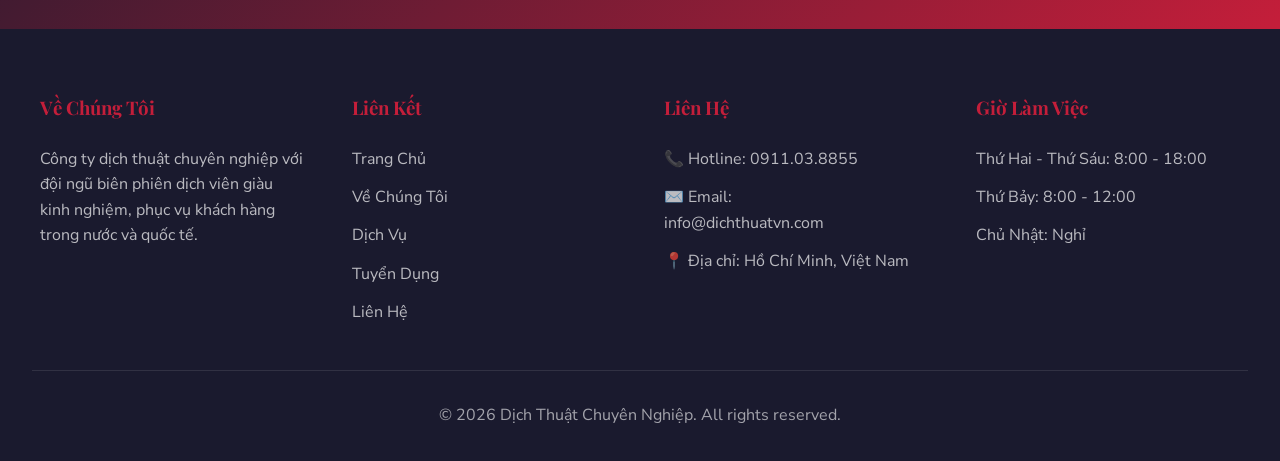
<file: SW Global/recruitment.html>
<!DOCTYPE html>
<html lang="vi">
<head>
    <meta charset="UTF-8">
    <meta name="viewport" content="width=device-width, initial-scale=1.0">
    <title>Tuyển Dụng - Dịch Thuật Chuyên Nghiệp</title>
    <link rel="preconnect" href="https://fonts.googleapis.com">
    <link rel="preconnect" href="https://fonts.gstatic.com" crossorigin>
    <link href="https://fonts.googleapis.com/css2?family=Playfair+Display:wght@400;600;700&family=Nunito+Sans:wght@300;400;600;700&display=swap" rel="stylesheet">
    <link rel="stylesheet" href="styles.css">
    <link rel="stylesheet" href="language-switcher.css">
</head>
<body>
    <!-- Navigation -->
    <nav class="navbar" id="navbar">
        <div class="nav-container">
            <div class="logo">
                <div class="logo-icon">🌏</div>
                <span>DỊCH THUẬT</span>
            </div>
            <ul class="nav-menu" id="navMenu">
                <li><a href="index.html" class="nav-link" data-i18n="nav.home">Trang Chủ</a></li>
                <li><a href="about.html" class="nav-link" data-i18n="nav.about">Về Chúng Tôi</a></li>
                <li><a href="services.html" class="nav-link" data-i18n="nav.services">Dịch Vụ</a></li>
                <li><a href="recruitment.html" class="nav-link active" data-i18n="nav.recruitment">Tuyển Dụng</a></li>
                <li><a href="contact.html"><button class="contact-btn" data-i18n="nav.contact">Liên Hệ</button></a></li>
                
                <!-- Language Switcher -->
                <li class="language-switcher">
                    <button class="lang-btn" data-lang="vi">VI</button>
                    <button class="lang-btn" data-lang="en">EN</button>
                    <button class="lang-btn" data-lang="ko">KO</button>
                    <button class="lang-btn" data-lang="zh">中文</button>
                </li>
            </ul>
            <button class="mobile-menu-btn" id="mobileMenuBtn">☰</button>
        </div>
    </nav>

    <!-- Page Header -->
    <section class="page-header">
        <div class="container">
            <h1 data-i18n="recruitment.header.title">Tuyển Dụng</h1>
            <p data-i18n="recruitment.header.subtitle">Gia nhập đội ngũ chuyên gia dịch thuật hàng đầu</p>
        </div>
    </section>

    <!-- Why Work With Us -->
    <section class="section-light">
        <div class="container">
            <div class="section-header fade-in">
                <div class="section-tag" data-i18n="recruitment.why.tag">TẠI SAO LÀM VIỆC VỚI CHÚNG TÔI</div>
                <h2 class="section-title" data-i18n="recruitment.why.title">Môi Trường Làm Việc Lý Tưởng</h2>
            </div>
            <div class="features-grid">
                <div class="feature-card fade-in">
                    <div class="feature-icon">💼</div>
                    <h3 data-i18n="recruitment.benefit1.title">Cơ Hội Phát Triển</h3>
                    <p data-i18n="recruitment.benefit1.desc">Đào tạo chuyên sâu, cơ hội thăng tiến rõ ràng và làm việc với các dự án quốc tế</p>
                </div>
                <div class="feature-card fade-in">
                    <div class="feature-icon">💰</div>
                    <h3 data-i18n="recruitment.benefit2.title">Thu Nhập Cạnh Tranh</h3>
                    <p data-i18n="recruitment.benefit2.desc">Lương thưởng hấp dẫn, thưởng hiệu suất theo dự án và các phúc lợi đầy đủ</p>
                </div>
                <div class="feature-card fade-in">
                    <div class="feature-icon">🏢</div>
                    <h3 data-i18n="recruitment.benefit3.title">Văn Hóa Doanh Nghiệp</h3>
                    <p data-i18n="recruitment.benefit3.desc">Môi trường chuyên nghiệp, năng động, thân thiện và tôn trọng lẫn nhau</p>
                </div>
                <div class="feature-card fade-in">
                    <div class="feature-icon">⏰</div>
                    <h3 data-i18n="recruitment.benefit4.title">Linh Hoạt Thời Gian</h3>
                    <p data-i18n="recruitment.benefit4.desc">Hỗ trợ làm việc từ xa, thời gian linh hoạt phù hợp với dịch giả freelance</p>
                </div>
                <div class="feature-card fade-in">
                    <div class="feature-icon">🎓</div>
                    <h3 data-i18n="recruitment.benefit5.title">Đào Tạo Liên Tục</h3>
                    <p data-i18n="recruitment.benefit5.desc">Chương trình đào tạo nâng cao kỹ năng, tham gia hội thảo chuyên ngành</p>
                </div>
                <div class="feature-card fade-in">
                    <div class="feature-icon">🌍</div>
                    <h3 data-i18n="recruitment.benefit6.title">Dự Án Đa Dạng</h3>
                    <p data-i18n="recruitment.benefit6.desc">Làm việc với nhiều lĩnh vực khác nhau từ kinh doanh, kỹ thuật đến y tế, pháp lý</p>
                </div>
            </div>
        </div>
    </section>

    <!-- Job Openings -->
    <section class="section-white">
        <div class="container">
            <div class="section-header fade-in">
                <div class="section-tag" data-i18n="recruitment.jobs.tag">VỊ TRÍ TUYỂN DỤNG</div>
                <h2 class="section-title" data-i18n="recruitment.jobs.title">Các Vị Trí Đang Tuyển</h2>
            </div>

            <!-- Job Listing 1 -->
            <div class="job-listing fade-in">
                <div class="job-header">
                    <div>
                        <h3 class="job-title" data-i18n="job1.title">Biên Dịch Viên Nhật - Việt</h3>
                        <div class="job-meta">
                            <span class="job-type" data-i18n="job.fulltime">Toàn thời gian</span>
                            <span class="job-location" data-i18n="job.location.hcm">📍 TP. Hồ Chí Minh</span>
                            <span class="job-salary" data-i18n="job1.salary">💰 Thỏa thuận</span>
                        </div>
                    </div>
                    <button class="job-apply-btn" data-i18n="job.applynow">Ứng Tuyển</button>
                </div>
                <div class="job-content">
                    <div class="job-section">
                        <h4 data-i18n="job.requirements">Yêu Cầu:</h4>
                        <ul>
                            <li data-i18n="job1.req1">Tốt nghiệp chuyên ngành tiếng Nhật hoặc có chứng chỉ N1/N2</li>
                            <li data-i18n="job1.req2">Có ít nhất 2 năm kinh nghiệm dịch thuật chuyên nghiệp</li>
                            <li data-i18n="job1.req3">Kỹ năng giao tiếp tốt, cẩn thận và có trách nhiệm</li>
                            <li data-i18n="job1.req4">Ưu tiên có kinh nghiệm trong lĩnh vực kỹ thuật, kinh doanh</li>
                        </ul>
                    </div>
                    <div class="job-section">
                        <h4 data-i18n="job.responsibilities">Mô Tả Công Việc:</h4>
                        <ul>
                            <li data-i18n="job1.resp1">Dịch các tài liệu, hợp đồng, báo cáo từ tiếng Nhật sang tiếng Việt và ngược lại</li>
                            <li data-i18n="job1.resp2">Kiểm tra, hi교u chỉnh bản dịch đảm bảo chất lượng</li>
                            <li data-i18n="job1.resp3">Phối hợp với các phiên dịch viên trong các dự án lớn</li>
                            <li data-i18n="job1.resp4">Nghiên cứu thuật ngữ chuyên ngành để đảm bảo độ chính xác</li>
                        </ul>
                    </div>
                </div>
            </div>

            <!-- Job Listing 2 -->
            <div class="job-listing fade-in">
                <div class="job-header">
                    <div>
                        <h3 class="job-title" data-i18n="job2.title">Phiên Dịch Viên Tiếng Anh</h3>
                        <div class="job-meta">
                            <span class="job-type" data-i18n="job.fulltime">Toàn thời gian</span>
                            <span class="job-location" data-i18n="job.location.hcm">📍 TP. Hồ Chí Minh</span>
                            <span class="job-salary" data-i18n="job2.salary">💰 15-25 triệu VNĐ</span>
                        </div>
                    </div>
                    <button class="job-apply-btn" data-i18n="job.applynow">Ứng Tuyển</button>
                </div>
                <div class="job-content">
                    <div class="job-section">
                        <h4 data-i18n="job.requirements">Yêu Cầu:</h4>
                        <ul>
                            <li data-i18n="job2.req1">IELTS 7.5+ hoặc TOEIC 900+ hoặc tương đương</li>
                            <li data-i18n="job2.req2">Kinh nghiệm phiên dịch tại hội nghị, sự kiện, đàm phán</li>
                            <li data-i18n="job2.req3">Khả năng phản xạ nhanh, xử lý tình huống tốt</li>
                            <li data-i18n="job2.req4">Ưu tiên có kinh nghiệm trong lĩnh vực y tế, pháp lý</li>
                        </ul>
                    </div>
                    <div class="job-section">
                        <h4 data-i18n="job.responsibilities">Mô Tả Công Việc:</h4>
                        <ul>
                            <li data-i18n="job2.resp1">Phiên dịch tại các buổi họp, hội nghị, hội thảo</li>
                            <li data-i18n="job2.resp2">Hỗ trợ đối tác nước ngoài trong các chuyến công tác</li>
                            <li data-i18n="job2.resp3">Phiên dịch qua điện thoại, video call khi cần</li>
                            <li data-i18n="job2.resp4">Chuẩn bị và nghiên cứu tài liệu trước buổi phiên dịch</li>
                        </ul>
                    </div>
                </div>
            </div>

            <!-- Job Listing 3 -->
            <div class="job-listing fade-in">
                <div class="job-header">
                    <div>
                        <h3 class="job-title" data-i18n="job3.title">Biên Dịch Viên Tiếng Hàn</h3>
                        <div class="job-meta">
                            <span class="job-type" data-i18n="job.parttime">Bán thời gian / Freelance</span>
                            <span class="job-location" data-i18n="job.location.remote">📍 Làm việc từ xa</span>
                            <span class="job-salary" data-i18n="job3.salary">💰 Theo dự án</span>
                        </div>
                    </div>
                    <button class="job-apply-btn" data-i18n="job.applynow">Ứng Tuyển</button>
                </div>
                <div class="job-content">
                    <div class="job-section">
                        <h4 data-i18n="job.requirements">Yêu Cầu:</h4>
                        <ul>
                            <li data-i18n="job3.req1">Chứng chỉ TOPIK level 5-6 hoặc tương đương</li>
                            <li data-i18n="job3.req2">Có kinh nghiệm dịch thuật ít nhất 1 năm</li>
                            <li data-i18n="job3.req3">Có máy tính và kết nối internet ổn định</li>
                            <li data-i18n="job3.req4">Có thể làm việc độc lập và quản lý thời gian tốt</li>
                        </ul>
                    </div>
                    <div class="job-section">
                        <h4 data-i18n="job.responsibilities">Mô Tả Công Việc:</h4>
                        <ul>
                            <li data-i18n="job3.resp1">Dịch các tài liệu từ tiếng Hàn sang tiếng Việt và ngược lại</li>
                            <li data-i18n="job3.resp2">Đảm bảo chất lượng và thời gian giao hàng theo yêu cầu</li>
                            <li data-i18n="job3.resp3">Tham gia các buổi họp online khi cần thiết</li>
                            <li data-i18n="job3.resp4">Cập nhật tiến độ công việc thường xuyên</li>
                        </ul>
                    </div>
                </div>
            </div>

            <!-- Job Listing 4 -->
            <div class="job-listing fade-in">
                <div class="job-header">
                    <div>
                        <h3 class="job-title" data-i18n="job4.title">Quản Lý Dự Án Dịch Thuật</h3>
                        <div class="job-meta">
                            <span class="job-type" data-i18n="job.fulltime">Toàn thời gian</span>
                            <span class="job-location" data-i18n="job.location.hcm">📍 TP. Hồ Chí Minh</span>
                            <span class="job-salary" data-i18n="job4.salary">💰 20-30 triệu VNĐ</span>
                        </div>
                    </div>
                    <button class="job-apply-btn" data-i18n="job.applynow">Ứng Tuyển</button>
                </div>
                <div class="job-content">
                    <div class="job-section">
                        <h4 data-i18n="job.requirements">Yêu Cầu:</h4>
                        <ul>
                            <li data-i18n="job4.req1">Tốt nghiệp đại học chuyên ngành ngoại ngữ hoặc quản lý dự án</li>
                            <li data-i18n="job4.req2">Có ít nhất 3 năm kinh nghiệm quản lý dự án dịch thuật</li>
                            <li data-i18n="job4.req3">Thành thạo tiếng Anh, ưu tiên biết thêm tiếng Nhật/Hàn</li>
                            <li data-i18n="job4.req4">Kỹ năng quản lý thời gian và điều phối đội nhóm tốt</li>
                        </ul>
                    </div>
                    <div class="job-section">
                        <h4 data-i18n="job.responsibilities">Mô Tả Công Việc:</h4>
                        <ul>
                            <li data-i18n="job4.resp1">Quản lý và điều phối các dự án dịch thuật từ A-Z</li>
                            <li data-i18n="job4.resp2">Phân công công việc cho đội ngũ biên phiên dịch viên</li>
                            <li data-i18n="job4.resp3">Đảm bảo chất lượng và tiến độ các dự án</li>
                            <li data-i18n="job4.resp4">Giao tiếp với khách hàng, xử lý yêu cầu và khiếu nại</li>
                        </ul>
                    </div>
                </div>
            </div>
        </div>
    </section>

    <!-- Application Process -->
    <section class="section-light">
        <div class="container">
            <div class="section-header fade-in">
                <div class="section-tag" data-i18n="recruitment.process.tag">QUY TRÌNH ỨNG TUYỂN</div>
                <h2 class="section-title" data-i18n="recruitment.process.title">4 Bước Đơn Giản</h2>
            </div>
            <div class="process-timeline">
                <div class="process-step fade-in">
                    <div class="process-number">1</div>
                    <h3 data-i18n="recruitment.step1.title">Gửi Hồ Sơ</h3>
                    <p data-i18n="recruitment.step1.desc">Điền form ứng tuyển hoặc gửi CV qua email</p>
                </div>
                <div class="process-step fade-in">
                    <div class="process-number">2</div>
                    <h3 data-i18n="recruitment.step2.title">Sàng Lọc Hồ Sơ</h3>
                    <p data-i18n="recruitment.step2.desc">Chúng tôi sẽ xem xét và liên hệ trong vòng 3-5 ngày</p>
                </div>
                <div class="process-step fade-in">
                    <div class="process-number">3</div>
                    <h3 data-i18n="recruitment.step3.title">Phỏng Vấn & Test</h3>
                    <p data-i18n="recruitment.step3.desc">Phỏng vấn trực tiếp và làm bài test dịch thuật</p>
                </div>
                <div class="process-step fade-in">
                    <div class="process-number">4</div>
                    <h3 data-i18n="recruitment.step4.title">Nhận Kết Quả</h3>
                    <p data-i18n="recruitment.step4.desc">Thông báo kết quả và thỏa thuận hợp đồng</p>
                </div>
            </div>
        </div>
    </section>

    <!-- Application Form -->
    <section class="section-white">
        <div class="container">
            <div class="section-header fade-in">
                <h2 class="section-title" data-i18n="recruitment.form.title">Nộp Đơn Ứng Tuyển</h2>
                <p class="section-description" data-i18n="recruitment.form.desc">Điền thông tin bên dưới để bắt đầu hành trình sự nghiệp cùng chúng tôi</p>
            </div>
            <form class="contact-form fade-in" id="applicationForm">
                <div class="form-row">
                    <div class="form-group">
                        <label data-i18n="form.fullname">Họ và Tên *</label>
                        <input type="text" name="fullname" required>
                    </div>
                    <div class="form-group">
                        <label data-i18n="form.email">Email *</label>
                        <input type="email" name="email" required>
                    </div>
                </div>
                <div class="form-row">
                    <div class="form-group">
                        <label data-i18n="form.phone">Số Điện Thoại *</label>
                        <input type="tel" name="phone" required>
                    </div>
                    <div class="form-group">
                        <label data-i18n="recruitment.form.position">Vị Trí Ứng Tuyển *</label>
                        <select name="position" required>
                            <option value="" data-i18n="form.select">-- Chọn vị trí --</option>
                            <option value="translator-jp" data-i18n="job1.title">Biên Dịch Viên Nhật - Việt</option>
                            <option value="interpreter-en" data-i18n="job2.title">Phiên Dịch Viên Tiếng Anh</option>
                            <option value="translator-kr" data-i18n="job3.title">Biên Dịch Viên Tiếng Hàn</option>
                            <option value="project-manager" data-i18n="job4.title">Quản Lý Dự Án Dịch Thuật</option>
                        </select>
                    </div>
                </div>
                <div class="form-row">
                    <div class="form-group">
                        <label data-i18n="recruitment.form.experience">Số Năm Kinh Nghiệm</label>
                        <select name="experience">
                            <option value="" data-i18n="form.select">-- Chọn --</option>
                            <option value="0-1" data-i18n="recruitment.exp.01">Dưới 1 năm</option>
                            <option value="1-3" data-i18n="recruitment.exp.13">1-3 năm</option>
                            <option value="3-5" data-i18n="recruitment.exp.35">3-5 năm</option>
                            <option value="5+" data-i18n="recruitment.exp.5plus">Trên 5 năm</option>
                        </select>
                    </div>
                    <div class="form-group">
                        <label data-i18n="recruitment.form.certificate">Chứng Chỉ Ngoại Ngữ</label>
                        <input type="text" name="certificate" placeholder="VD: JLPT N1, IELTS 7.5, TOPIK 6">
                    </div>
                </div>
                <div class="form-group">
                    <label data-i18n="recruitment.form.cv">Link CV (Google Drive, Dropbox...) *</label>
                    <input type="url" name="cv_link" required placeholder="https://">
                </div>
                <div class="form-group">
                    <label data-i18n="recruitment.form.intro">Giới Thiệu Bản Thân</label>
                    <textarea name="introduction" rows="5" placeholder="Hãy chia sẻ về kinh nghiệm, kỹ năng và lý do bạn muốn làm việc với chúng tôi..."></textarea>
                </div>
                <button type="submit" class="btn-primary" data-i18n="recruitment.form.submit">Gửi Hồ Sơ Ứng Tuyển</button>
            </form>
        </div>
    </section>

    <!-- CTA Section -->
    <section class="cta-section">
        <div class="container fade-in">
            <h2 data-i18n="recruitment.cta.title">Có Câu Hỏi Về Tuyển Dụng?</h2>
            <p data-i18n="recruitment.cta.desc">Liên hệ với phòng Nhân sự để được tư vấn chi tiết</p>
            <div class="hero-buttons">
                <a href="contact.html" class="btn-primary" data-i18n="cta.btn1">Liên Hệ Ngay</a>
                <a href="tel:0911038855" class="btn-secondary" data-i18n="cta.btn2">📞 0911.03.8855</a>
            </div>
        </div>
    </section>

    <!-- Footer -->
    <footer>
        <div class="footer-content">
            <div class="footer-section">
                <h3 data-i18n="footer.about.title">Về Chúng Tôi</h3>
                <p data-i18n="footer.about.desc">Công ty dịch thuật chuyên nghiệp với đội ngũ biên phiên dịch viên giàu kinh nghiệm, phục vụ khách hàng trong nước và quốc tế.</p>
            </div>
            <div class="footer-section">
                <h3 data-i18n="footer.links.title">Liên Kết</h3>
                <a href="index.html" data-i18n="nav.home">Trang Chủ</a>
                <a href="about.html" data-i18n="nav.about">Về Chúng Tôi</a>
                <a href="services.html" data-i18n="nav.services">Dịch Vụ</a>
                <a href="recruitment.html" data-i18n="nav.recruitment">Tuyển Dụng</a>
                <a href="contact.html" data-i18n="nav.contact">Liên Hệ</a>
            </div>
            <div class="footer-section">
                <h3 data-i18n="footer.contact.title">Liên Hệ</h3>
                <p>📞 Hotline: 0911.03.8855</p>
                <p>✉️ Email: <a href="mailto:info@dichthuatvn.com">info@dichthuatvn.com</a></p>
                <p>📍 Địa chỉ: Hồ Chí Minh, Việt Nam</p>
            </div>
            <div class="footer-section">
                <h3 data-i18n="footer.hours.title">Giờ Làm Việc</h3>
                <p data-i18n="footer.hours.weekday">Thứ Hai - Thứ Sáu: 8:00 - 18:00</p>
                <p data-i18n="footer.hours.saturday">Thứ Bảy: 8:00 - 12:00</p>
                <p data-i18n="footer.hours.sunday">Chủ Nhật: Nghỉ</p>
            </div>
        </div>
        <div class="footer-bottom">
            <p data-i18n="footer.copyright">&copy; 2026 Dịch Thuật Chuyên Nghiệp. All rights reserved.</p>
        </div>
    </footer>

    <!-- Load JavaScript files -->
    <script src="script.js"></script>
    <script src="i18n.js"></script>
</body>
</html>
</file>
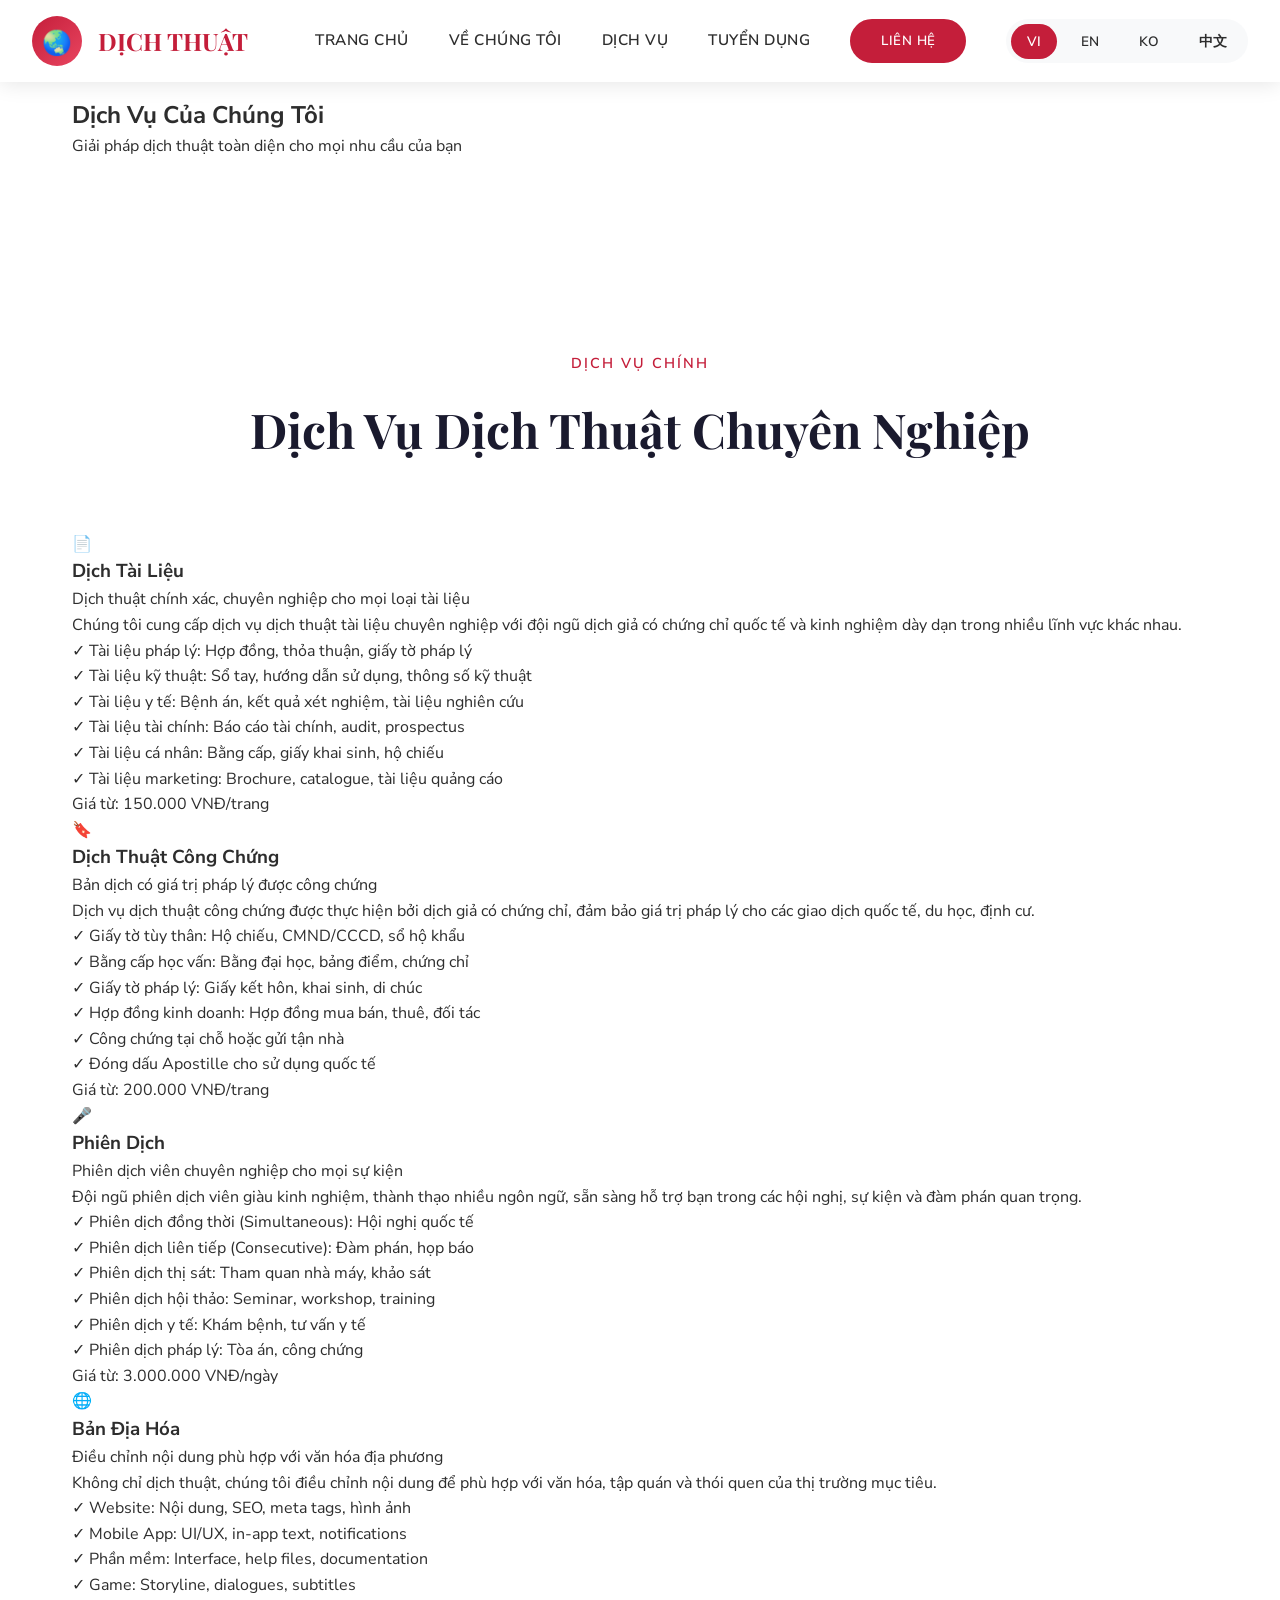
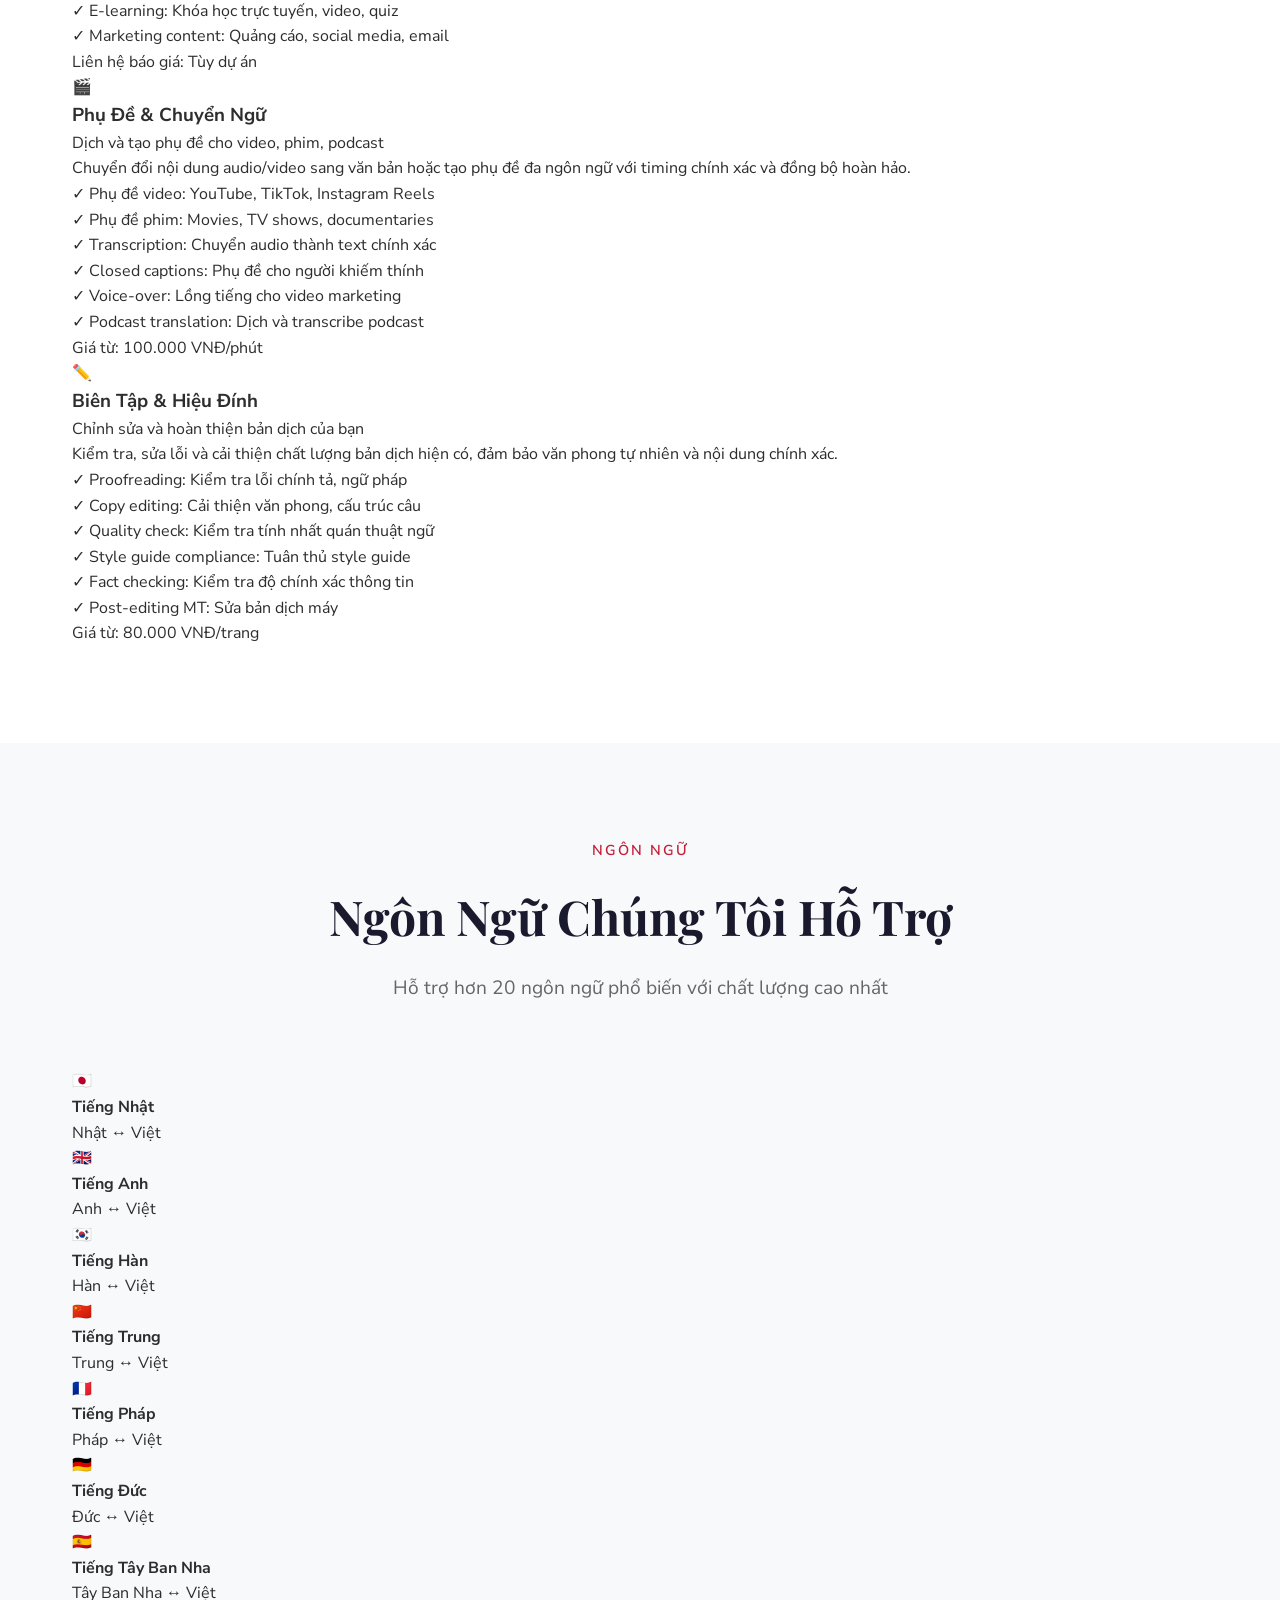
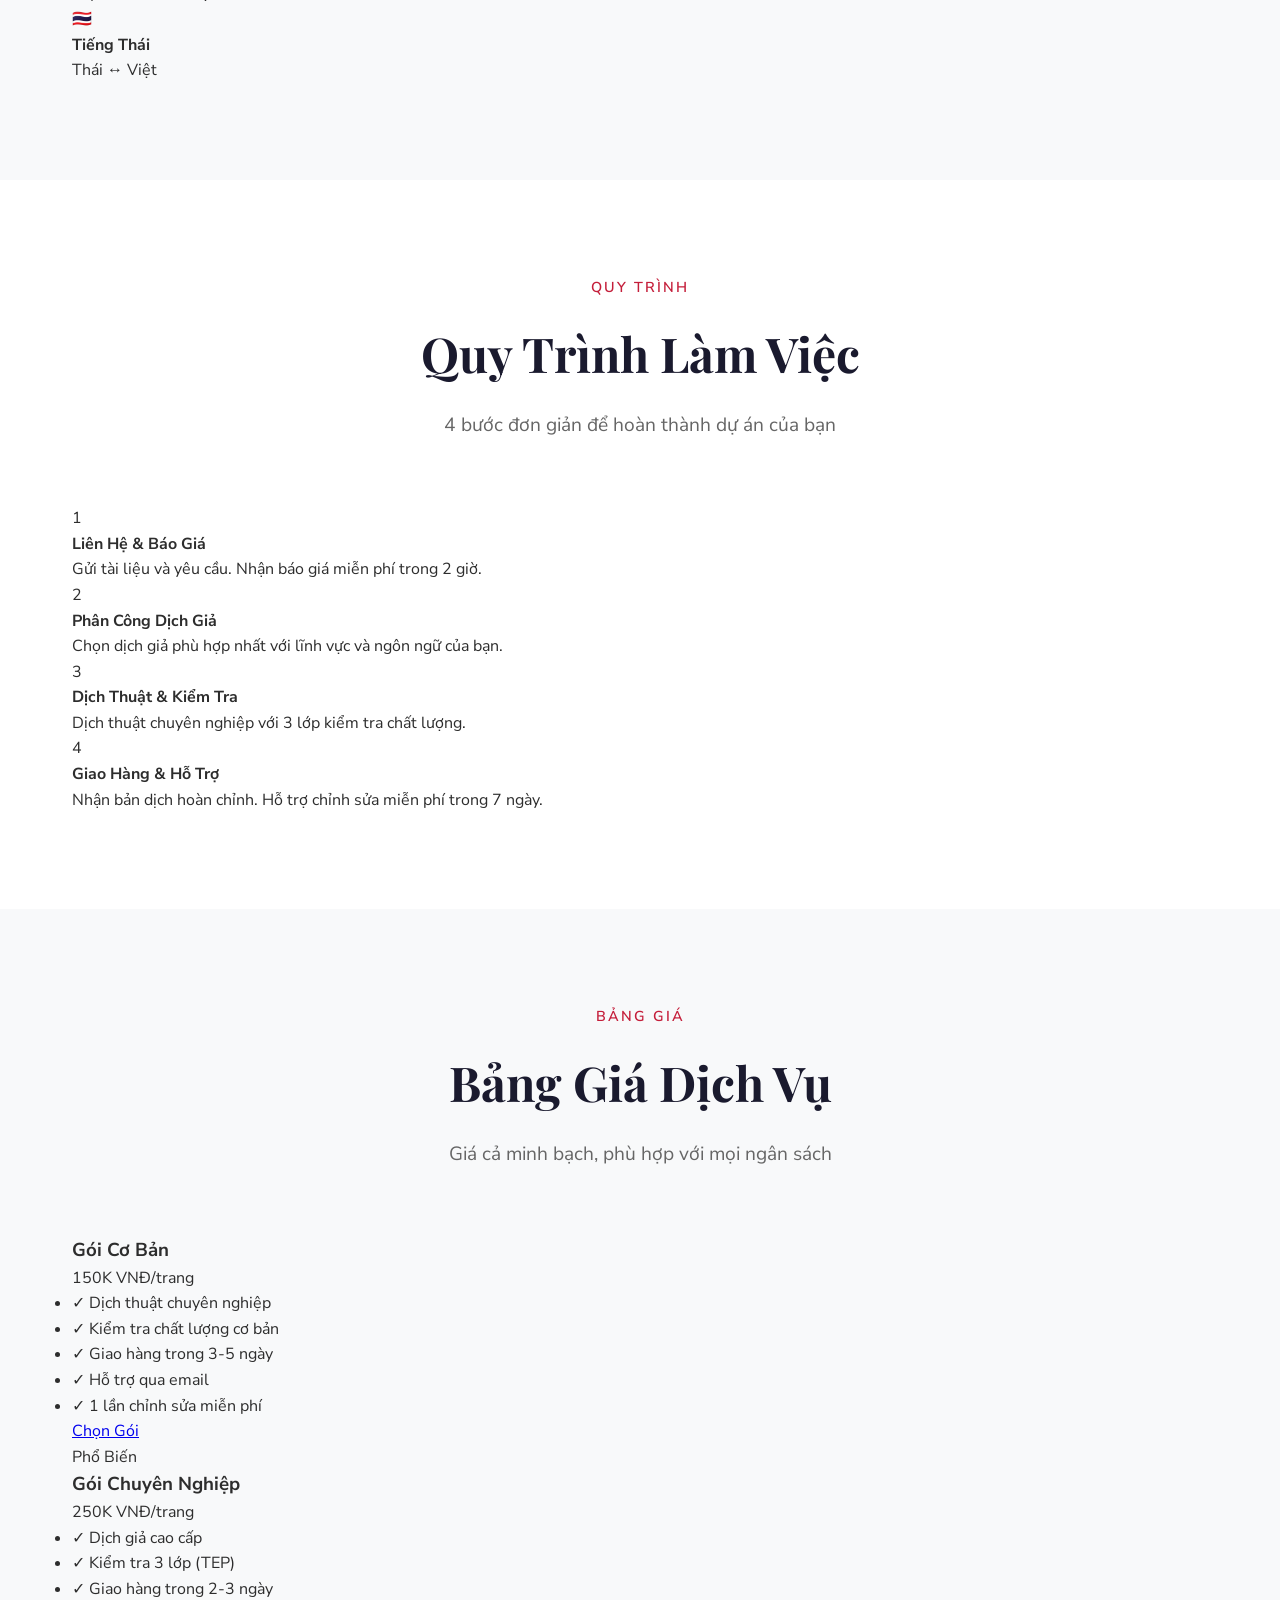
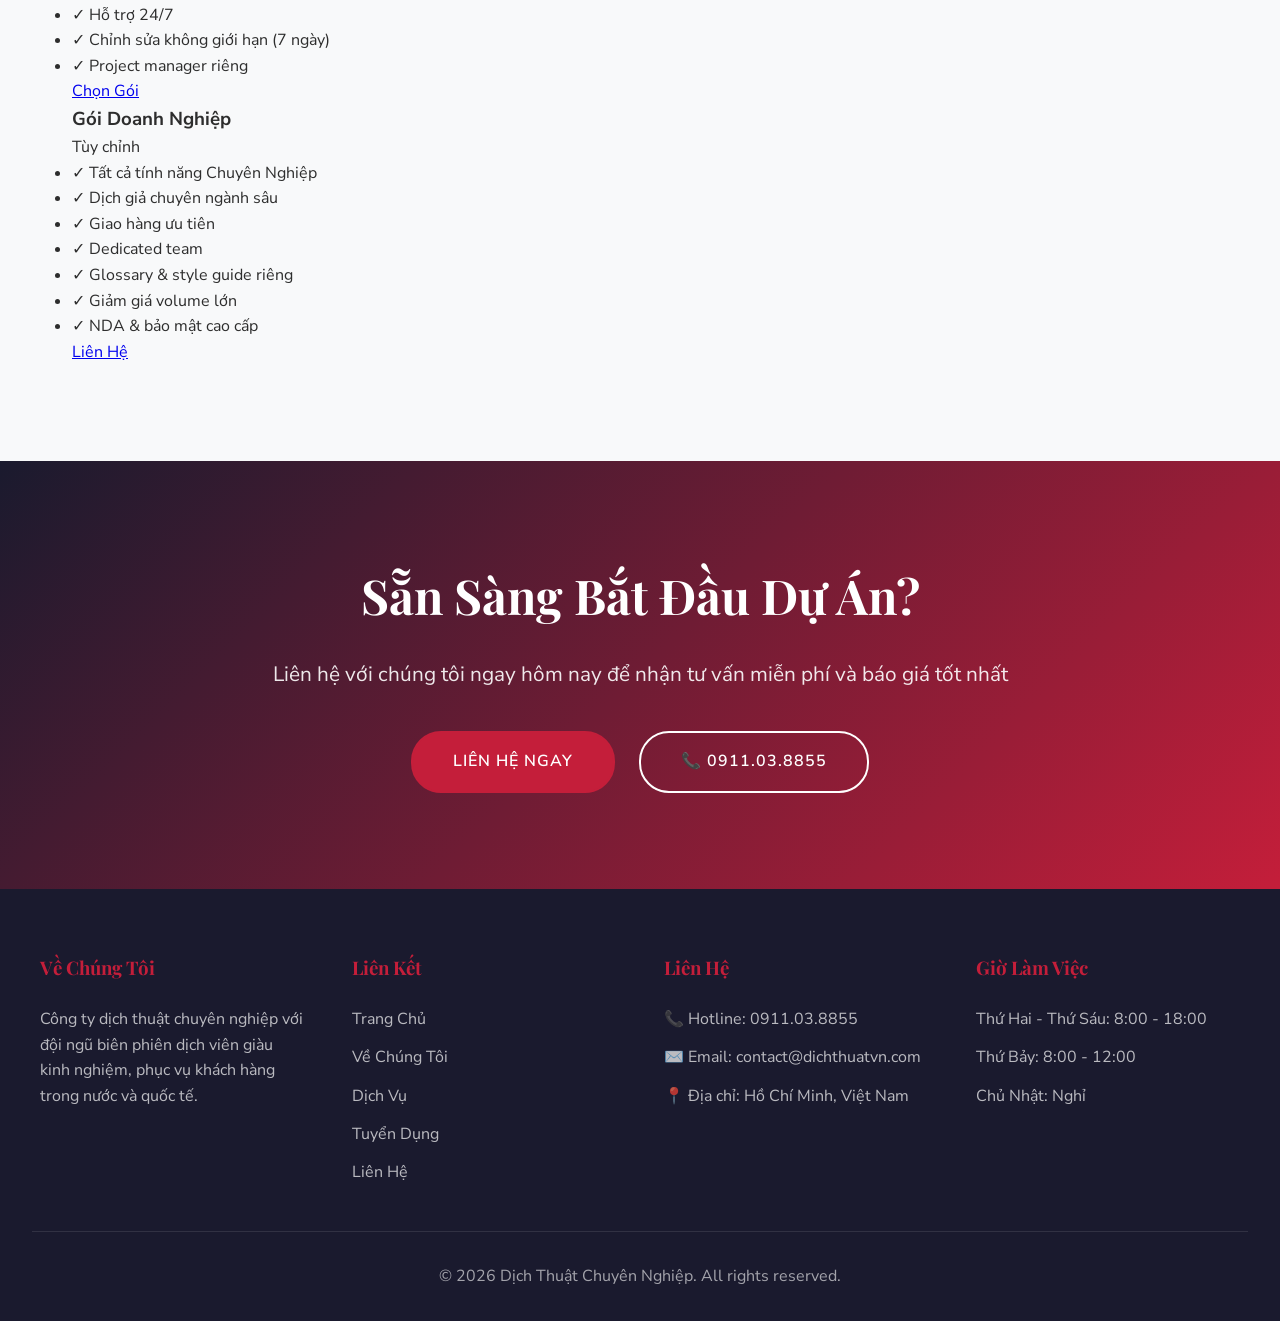
<file: SW Global/services.html>
<!DOCTYPE html>
<html lang="vi">
<head>
    <meta charset="UTF-8">
    <meta name="viewport" content="width=device-width, initial-scale=1.0">
    <title>Dịch Vụ - Dịch Thuật Chuyên Nghiệp</title>
    <link rel="preconnect" href="https://fonts.googleapis.com">
    <link rel="preconnect" href="https://fonts.gstatic.com" crossorigin>
    <link href="https://fonts.googleapis.com/css2?family=Playfair+Display:wght@400;600;700&family=Nunito+Sans:wght@300;400;600;700&display=swap" rel="stylesheet">
    <link rel="stylesheet" href="styles.css">
    <link rel="stylesheet" href="language-switcher.css">
</head>
<body>
    <!-- Navigation -->
    <nav class="navbar" id="navbar">
        <div class="nav-container">
            <div class="logo">
                <div class="logo-icon">🌏</div>
                <span>DỊCH THUẬT</span>
            </div>
            <ul class="nav-menu" id="navMenu">
                <li><a href="index.html" class="nav-link" data-i18n="nav.home">Trang Chủ</a></li>
                <li><a href="about.html" class="nav-link" data-i18n="nav.about">Về Chúng Tôi</a></li>
                <li><a href="services.html" class="nav-link active" data-i18n="nav.services">Dịch Vụ</a></li>
                <li><a href="recruitment.html" class="nav-link" data-i18n="nav.recruitment">Tuyển Dụng</a></li>
                <li><a href="contact.html"><button class="contact-btn" data-i18n="nav.contact">Liên Hệ</button></a></li>
                
                <!-- Language Switcher -->
                <li class="language-switcher">
                    <button class="lang-btn" data-lang="vi">VI</button>
                    <button class="lang-btn" data-lang="en">EN</button>
                    <button class="lang-btn" data-lang="ko">KO</button>
                    <button class="lang-btn" data-lang="zh">中文</button>
                </li>
            </ul>
            <button class="mobile-menu-btn" id="mobileMenuBtn">☰</button>
        </div>
    </nav>

    <!-- Page Header -->
    <section class="page-header">
        <div class="container">
            <h1 data-i18n="services.header.title">Dịch Vụ Của Chúng Tôi</h1>
            <p data-i18n="services.header.subtitle">Giải pháp dịch thuật toàn diện cho mọi nhu cầu của bạn</p>
        </div>
    </section>

    <!-- Main Services Section -->
    <section class="section-white">
        <div class="container">
            <div class="section-header fade-in">
                <div class="section-tag" data-i18n="services.main.tag">DỊCH VỤ CHÍNH</div>
                <h2 class="section-title" data-i18n="services.main.title">Dịch Vụ Dịch Thuật Chuyên Nghiệp</h2>
            </div>
            
            <!-- Document Translation -->
            <div class="service-detail-card fade-in" id="documents">
                <div class="service-detail-header">
                    <div class="service-detail-icon">📄</div>
                    <div>
                        <h3 data-i18n="services.document.title">Dịch Tài Liệu</h3>
                        <p class="service-detail-tagline" data-i18n="services.document.tagline">Dịch thuật chính xác, chuyên nghiệp cho mọi loại tài liệu</p>
                    </div>
                </div>
                <div class="service-detail-content">
                    <p data-i18n="services.document.desc">
                        Chúng tôi cung cấp dịch vụ dịch thuật tài liệu chuyên nghiệp với đội ngũ dịch giả 
                        có chứng chỉ quốc tế và kinh nghiệm dày dạn trong nhiều lĩnh vực khác nhau.
                    </p>
                    <div class="service-features">
                        <div class="service-feature-item">
                            <span class="feature-check">✓</span>
                            <span data-i18n="services.document.feature1">Tài liệu pháp lý: Hợp đồng, thỏa thuận, giấy tờ pháp lý</span>
                        </div>
                        <div class="service-feature-item">
                            <span class="feature-check">✓</span>
                            <span data-i18n="services.document.feature2">Tài liệu kỹ thuật: Sổ tay, hướng dẫn sử dụng, thông số kỹ thuật</span>
                        </div>
                        <div class="service-feature-item">
                            <span class="feature-check">✓</span>
                            <span data-i18n="services.document.feature3">Tài liệu y tế: Bệnh án, kết quả xét nghiệm, tài liệu nghiên cứu</span>
                        </div>
                        <div class="service-feature-item">
                            <span class="feature-check">✓</span>
                            <span data-i18n="services.document.feature4">Tài liệu tài chính: Báo cáo tài chính, audit, prospectus</span>
                        </div>
                        <div class="service-feature-item">
                            <span class="feature-check">✓</span>
                            <span data-i18n="services.document.feature5">Tài liệu cá nhân: Bằng cấp, giấy khai sinh, hộ chiếu</span>
                        </div>
                        <div class="service-feature-item">
                            <span class="feature-check">✓</span>
                            <span data-i18n="services.document.feature6">Tài liệu marketing: Brochure, catalogue, tài liệu quảng cáo</span>
                        </div>
                    </div>
                    <div class="service-pricing">
                        <span class="pricing-label" data-i18n="services.pricing.from">Giá từ:</span>
                        <span class="pricing-amount">150.000 VNĐ/<span data-i18n="services.pricing.page">trang</span></span>
                    </div>
                </div>
            </div>

            <!-- Certified Translation -->
            <div class="service-detail-card fade-in">
                <div class="service-detail-header">
                    <div class="service-detail-icon">🔖</div>
                    <div>
                        <h3 data-i18n="services.certified.title">Dịch Thuật Công Chứng</h3>
                        <p class="service-detail-tagline" data-i18n="services.certified.tagline">Bản dịch có giá trị pháp lý được công chứng</p>
                    </div>
                </div>
                <div class="service-detail-content">
                    <p data-i18n="services.certified.desc">
                        Dịch vụ dịch thuật công chứng được thực hiện bởi dịch giả có chứng chỉ, 
                        đảm bảo giá trị pháp lý cho các giao dịch quốc tế, du học, định cư.
                    </p>
                    <div class="service-features">
                        <div class="service-feature-item">
                            <span class="feature-check">✓</span>
                            <span data-i18n="services.certified.feature1">Giấy tờ tùy thân: Hộ chiếu, CMND/CCCD, sổ hộ khẩu</span>
                        </div>
                        <div class="service-feature-item">
                            <span class="feature-check">✓</span>
                            <span data-i18n="services.certified.feature2">Bằng cấp học vấn: Bằng đại học, bảng điểm, chứng chỉ</span>
                        </div>
                        <div class="service-feature-item">
                            <span class="feature-check">✓</span>
                            <span data-i18n="services.certified.feature3">Giấy tờ pháp lý: Giấy kết hôn, khai sinh, di chúc</span>
                        </div>
                        <div class="service-feature-item">
                            <span class="feature-check">✓</span>
                            <span data-i18n="services.certified.feature4">Hợp đồng kinh doanh: Hợp đồng mua bán, thuê, đối tác</span>
                        </div>
                        <div class="service-feature-item">
                            <span class="feature-check">✓</span>
                            <span data-i18n="services.certified.feature5">Công chứng tại chỗ hoặc gửi tận nhà</span>
                        </div>
                        <div class="service-feature-item">
                            <span class="feature-check">✓</span>
                            <span data-i18n="services.certified.feature6">Đóng dấu Apostille cho sử dụng quốc tế</span>
                        </div>
                    </div>
                    <div class="service-pricing">
                        <span class="pricing-label" data-i18n="services.pricing.from">Giá từ:</span>
                        <span class="pricing-amount">200.000 VNĐ/<span data-i18n="services.pricing.page">trang</span></span>
                    </div>
                </div>
            </div>

            <!-- Interpretation -->
            <div class="service-detail-card fade-in" id="interpretation">
                <div class="service-detail-header">
                    <div class="service-detail-icon">🎤</div>
                    <div>
                        <h3 data-i18n="services.interpretation.title">Phiên Dịch</h3>
                        <p class="service-detail-tagline" data-i18n="services.interpretation.tagline">Phiên dịch viên chuyên nghiệp cho mọi sự kiện</p>
                    </div>
                </div>
                <div class="service-detail-content">
                    <p data-i18n="services.interpretation.desc">
                        Đội ngũ phiên dịch viên giàu kinh nghiệm, thành thạo nhiều ngôn ngữ, 
                        sẵn sàng hỗ trợ bạn trong các hội nghị, sự kiện và đàm phán quan trọng.
                    </p>
                    <div class="service-features">
                        <div class="service-feature-item">
                            <span class="feature-check">✓</span>
                            <span data-i18n="services.interpretation.feature1">Phiên dịch đồng thời (Simultaneous): Hội nghị quốc tế</span>
                        </div>
                        <div class="service-feature-item">
                            <span class="feature-check">✓</span>
                            <span data-i18n="services.interpretation.feature2">Phiên dịch liên tiếp (Consecutive): Đàm phán, họp báo</span>
                        </div>
                        <div class="service-feature-item">
                            <span class="feature-check">✓</span>
                            <span data-i18n="services.interpretation.feature3">Phiên dịch thị sát: Tham quan nhà máy, khảo sát</span>
                        </div>
                        <div class="service-feature-item">
                            <span class="feature-check">✓</span>
                            <span data-i18n="services.interpretation.feature4">Phiên dịch hội thảo: Seminar, workshop, training</span>
                        </div>
                        <div class="service-feature-item">
                            <span class="feature-check">✓</span>
                            <span data-i18n="services.interpretation.feature5">Phiên dịch y tế: Khám bệnh, tư vấn y tế</span>
                        </div>
                        <div class="service-feature-item">
                            <span class="feature-check">✓</span>
                            <span data-i18n="services.interpretation.feature6">Phiên dịch pháp lý: Tòa án, công chứng</span>
                        </div>
                    </div>
                    <div class="service-pricing">
                        <span class="pricing-label" data-i18n="services.pricing.from">Giá từ:</span>
                        <span class="pricing-amount">3.000.000 VNĐ/<span data-i18n="services.pricing.day">ngày</span></span>
                    </div>
                </div>
            </div>

            <!-- Localization -->
            <div class="service-detail-card fade-in" id="localization">
                <div class="service-detail-header">
                    <div class="service-detail-icon">🌐</div>
                    <div>
                        <h3 data-i18n="services.localization.title">Bản Địa Hóa</h3>
                        <p class="service-detail-tagline" data-i18n="services.localization.tagline">Điều chỉnh nội dung phù hợp với văn hóa địa phương</p>
                    </div>
                </div>
                <div class="service-detail-content">
                    <p data-i18n="services.localization.desc">
                        Không chỉ dịch thuật, chúng tôi điều chỉnh nội dung để phù hợp với văn hóa, 
                        tập quán và thói quen của thị trường mục tiêu.
                    </p>
                    <div class="service-features">
                        <div class="service-feature-item">
                            <span class="feature-check">✓</span>
                            <span data-i18n="services.localization.feature1">Website: Nội dung, SEO, meta tags, hình ảnh</span>
                        </div>
                        <div class="service-feature-item">
                            <span class="feature-check">✓</span>
                            <span data-i18n="services.localization.feature2">Mobile App: UI/UX, in-app text, notifications</span>
                        </div>
                        <div class="service-feature-item">
                            <span class="feature-check">✓</span>
                            <span data-i18n="services.localization.feature3">Phần mềm: Interface, help files, documentation</span>
                        </div>
                        <div class="service-feature-item">
                            <span class="feature-check">✓</span>
                            <span data-i18n="services.localization.feature4">Game: Storyline, dialogues, subtitles</span>
                        </div>
                        <div class="service-feature-item">
                            <span class="feature-check">✓</span>
                            <span data-i18n="services.localization.feature5">E-learning: Khóa học trực tuyến, video, quiz</span>
                        </div>
                        <div class="service-feature-item">
                            <span class="feature-check">✓</span>
                            <span data-i18n="services.localization.feature6">Marketing content: Quảng cáo, social media, email</span>
                        </div>
                    </div>
                    <div class="service-pricing">
                        <span class="pricing-label" data-i18n="services.pricing.contact">Liên hệ báo giá:</span>
                        <span class="pricing-amount">Tùy dự án</span>
                    </div>
                </div>
            </div>

            <!-- Subtitling & Transcription -->
            <div class="service-detail-card fade-in">
                <div class="service-detail-header">
                    <div class="service-detail-icon">🎬</div>
                    <div>
                        <h3 data-i18n="services.subtitle.title">Phụ Đề & Chuyển Ngữ</h3>
                        <p class="service-detail-tagline" data-i18n="services.subtitle.tagline">Dịch và tạo phụ đề cho video, phim, podcast</p>
                    </div>
                </div>
                <div class="service-detail-content">
                    <p data-i18n="services.subtitle.desc">
                        Chuyển đổi nội dung audio/video sang văn bản hoặc tạo phụ đề đa ngôn ngữ 
                        với timing chính xác và đồng bộ hoàn hảo.
                    </p>
                    <div class="service-features">
                        <div class="service-feature-item">
                            <span class="feature-check">✓</span>
                            <span data-i18n="services.subtitle.feature1">Phụ đề video: YouTube, TikTok, Instagram Reels</span>
                        </div>
                        <div class="service-feature-item">
                            <span class="feature-check">✓</span>
                            <span data-i18n="services.subtitle.feature2">Phụ đề phim: Movies, TV shows, documentaries</span>
                        </div>
                        <div class="service-feature-item">
                            <span class="feature-check">✓</span>
                            <span data-i18n="services.subtitle.feature3">Transcription: Chuyển audio thành text chính xác</span>
                        </div>
                        <div class="service-feature-item">
                            <span class="feature-check">✓</span>
                            <span data-i18n="services.subtitle.feature4">Closed captions: Phụ đề cho người khiếm thính</span>
                        </div>
                        <div class="service-feature-item">
                            <span class="feature-check">✓</span>
                            <span data-i18n="services.subtitle.feature5">Voice-over: Lồng tiếng cho video marketing</span>
                        </div>
                        <div class="service-feature-item">
                            <span class="feature-check">✓</span>
                            <span data-i18n="services.subtitle.feature6">Podcast translation: Dịch và transcribe podcast</span>
                        </div>
                    </div>
                    <div class="service-pricing">
                        <span class="pricing-label" data-i18n="services.pricing.from">Giá từ:</span>
                        <span class="pricing-amount">100.000 VNĐ/<span data-i18n="services.pricing.minute">phút</span></span>
                    </div>
                </div>
            </div>

            <!-- Proofreading & Editing -->
            <div class="service-detail-card fade-in">
                <div class="service-detail-header">
                    <div class="service-detail-icon">✏️</div>
                    <div>
                        <h3 data-i18n="services.proofread.title">Biên Tập & Hiệu Đính</h3>
                        <p class="service-detail-tagline" data-i18n="services.proofread.tagline">Chỉnh sửa và hoàn thiện bản dịch của bạn</p>
                    </div>
                </div>
                <div class="service-detail-content">
                    <p data-i18n="services.proofread.desc">
                        Kiểm tra, sửa lỗi và cải thiện chất lượng bản dịch hiện có, 
                        đảm bảo văn phong tự nhiên và nội dung chính xác.
                    </p>
                    <div class="service-features">
                        <div class="service-feature-item">
                            <span class="feature-check">✓</span>
                            <span data-i18n="services.proofread.feature1">Proofreading: Kiểm tra lỗi chính tả, ngữ pháp</span>
                        </div>
                        <div class="service-feature-item">
                            <span class="feature-check">✓</span>
                            <span data-i18n="services.proofread.feature2">Copy editing: Cải thiện văn phong, cấu trúc câu</span>
                        </div>
                        <div class="service-feature-item">
                            <span class="feature-check">✓</span>
                            <span data-i18n="services.proofread.feature3">Quality check: Kiểm tra tính nhất quán thuật ngữ</span>
                        </div>
                        <div class="service-feature-item">
                            <span class="feature-check">✓</span>
                            <span data-i18n="services.proofread.feature4">Style guide compliance: Tuân thủ style guide</span>
                        </div>
                        <div class="service-feature-item">
                            <span class="feature-check">✓</span>
                            <span data-i18n="services.proofread.feature5">Fact checking: Kiểm tra độ chính xác thông tin</span>
                        </div>
                        <div class="service-feature-item">
                            <span class="feature-check">✓</span>
                            <span data-i18n="services.proofread.feature6">Post-editing MT: Sửa bản dịch máy</span>
                        </div>
                    </div>
                    <div class="service-pricing">
                        <span class="pricing-label" data-i18n="services.pricing.from">Giá từ:</span>
                        <span class="pricing-amount">80.000 VNĐ/<span data-i18n="services.pricing.page">trang</span></span>
                    </div>
                </div>
            </div>
        </div>
    </section>

    <!-- Language Pairs Section -->
    <section class="section-light">
        <div class="container">
            <div class="section-header fade-in">
                <div class="section-tag" data-i18n="services.languages.tag">NGÔN NGỮ</div>
                <h2 class="section-title" data-i18n="services.languages.title">Ngôn Ngữ Chúng Tôi Hỗ Trợ</h2>
                <p class="section-description" data-i18n="services.languages.desc">
                    Hỗ trợ hơn 20 ngôn ngữ phổ biến với chất lượng cao nhất
                </p>
            </div>
            <div class="language-grid">
                <div class="language-card fade-in">
                    <div class="language-flag">🇯🇵</div>
                    <h4 data-i18n="services.languages.japanese">Tiếng Nhật</h4>
                    <p data-i18n="services.languages.japanese.desc">Nhật ↔ Việt</p>
                </div>
                <div class="language-card fade-in">
                    <div class="language-flag">🇬🇧</div>
                    <h4 data-i18n="services.languages.english">Tiếng Anh</h4>
                    <p data-i18n="services.languages.english.desc">Anh ↔ Việt</p>
                </div>
                <div class="language-card fade-in">
                    <div class="language-flag">🇰🇷</div>
                    <h4 data-i18n="services.languages.korean">Tiếng Hàn</h4>
                    <p data-i18n="services.languages.korean.desc">Hàn ↔ Việt</p>
                </div>
                <div class="language-card fade-in">
                    <div class="language-flag">🇨🇳</div>
                    <h4 data-i18n="services.languages.chinese">Tiếng Trung</h4>
                    <p data-i18n="services.languages.chinese.desc">Trung ↔ Việt</p>
                </div>
                <div class="language-card fade-in">
                    <div class="language-flag">🇫🇷</div>
                    <h4 data-i18n="services.languages.french">Tiếng Pháp</h4>
                    <p data-i18n="services.languages.french.desc">Pháp ↔ Việt</p>
                </div>
                <div class="language-card fade-in">
                    <div class="language-flag">🇩🇪</div>
                    <h4 data-i18n="services.languages.german">Tiếng Đức</h4>
                    <p data-i18n="services.languages.german.desc">Đức ↔ Việt</p>
                </div>
                <div class="language-card fade-in">
                    <div class="language-flag">🇪🇸</div>
                    <h4 data-i18n="services.languages.spanish">Tiếng Tây Ban Nha</h4>
                    <p data-i18n="services.languages.spanish.desc">Tây Ban Nha ↔ Việt</p>
                </div>
                <div class="language-card fade-in">
                    <div class="language-flag">🇹🇭</div>
                    <h4 data-i18n="services.languages.thai">Tiếng Thái</h4>
                    <p data-i18n="services.languages.thai.desc">Thái ↔ Việt</p>
                </div>
            </div>
        </div>
    </section>

    <!-- Process Section -->
    <section class="section-white">
        <div class="container">
            <div class="section-header fade-in">
                <div class="section-tag" data-i18n="services.process.tag">QUY TRÌNH</div>
                <h2 class="section-title" data-i18n="services.process.title">Quy Trình Làm Việc</h2>
                <p class="section-description" data-i18n="services.process.desc">
                    4 bước đơn giản để hoàn thành dự án của bạn
                </p>
            </div>
            <div class="process-timeline">
                <div class="process-step fade-in">
                    <div class="process-number">1</div>
                    <h4 data-i18n="services.process.step1.title">Liên Hệ & Báo Giá</h4>
                    <p data-i18n="services.process.step1.desc">Gửi tài liệu và yêu cầu. Nhận báo giá miễn phí trong 2 giờ.</p>
                </div>
                <div class="process-step fade-in">
                    <div class="process-number">2</div>
                    <h4 data-i18n="services.process.step2.title">Phân Công Dịch Giả</h4>
                    <p data-i18n="services.process.step2.desc">Chọn dịch giả phù hợp nhất với lĩnh vực và ngôn ngữ của bạn.</p>
                </div>
                <div class="process-step fade-in">
                    <div class="process-number">3</div>
                    <h4 data-i18n="services.process.step3.title">Dịch Thuật & Kiểm Tra</h4>
                    <p data-i18n="services.process.step3.desc">Dịch thuật chuyên nghiệp với 3 lớp kiểm tra chất lượng.</p>
                </div>
                <div class="process-step fade-in">
                    <div class="process-number">4</div>
                    <h4 data-i18n="services.process.step4.title">Giao Hàng & Hỗ Trợ</h4>
                    <p data-i18n="services.process.step4.desc">Nhận bản dịch hoàn chỉnh. Hỗ trợ chỉnh sửa miễn phí trong 7 ngày.</p>
                </div>
            </div>
        </div>
    </section>

    <!-- Pricing Section -->
    <section class="section-light">
        <div class="container">
            <div class="section-header fade-in">
                <div class="section-tag" data-i18n="services.pricing.tag">BẢNG GIÁ</div>
                <h2 class="section-title" data-i18n="services.pricing.title">Bảng Giá Dịch Vụ</h2>
                <p class="section-description" data-i18n="services.pricing.desc">
                    Giá cả minh bạch, phù hợp với mọi ngân sách
                </p>
            </div>
            <div class="pricing-grid">
                <div class="pricing-card fade-in">
                    <div class="pricing-header">
                        <h3 data-i18n="services.pricing.basic.title">Gói Cơ Bản</h3>
                        <div class="pricing-price">
                            <span class="price-amount">150K</span>
                            <span class="price-unit">VNĐ/<span data-i18n="services.pricing.page">trang</span></span>
                        </div>
                    </div>
                    <ul class="pricing-features">
                        <li data-i18n="services.pricing.basic.feature1">✓ Dịch thuật chuyên nghiệp</li>
                        <li data-i18n="services.pricing.basic.feature2">✓ Kiểm tra chất lượng cơ bản</li>
                        <li data-i18n="services.pricing.basic.feature3">✓ Giao hàng trong 3-5 ngày</li>
                        <li data-i18n="services.pricing.basic.feature4">✓ Hỗ trợ qua email</li>
                        <li data-i18n="services.pricing.basic.feature5">✓ 1 lần chỉnh sửa miễn phí</li>
                    </ul>
                    <a href="contact.html" class="pricing-btn" data-i18n="services.pricing.choose">Chọn Gói</a>
                </div>

                <div class="pricing-card pricing-card-featured fade-in">
                    <div class="pricing-badge" data-i18n="services.pricing.popular">Phổ Biến</div>
                    <div class="pricing-header">
                        <h3 data-i18n="services.pricing.professional.title">Gói Chuyên Nghiệp</h3>
                        <div class="pricing-price">
                            <span class="price-amount">250K</span>
                            <span class="price-unit">VNĐ/<span data-i18n="services.pricing.page">trang</span></span>
                        </div>
                    </div>
                    <ul class="pricing-features">
                        <li data-i18n="services.pricing.professional.feature1">✓ Dịch giả cao cấp</li>
                        <li data-i18n="services.pricing.professional.feature2">✓ Kiểm tra 3 lớp (TEP)</li>
                        <li data-i18n="services.pricing.professional.feature3">✓ Giao hàng trong 2-3 ngày</li>
                        <li data-i18n="services.pricing.professional.feature4">✓ Hỗ trợ 24/7</li>
                        <li data-i18n="services.pricing.professional.feature5">✓ Chỉnh sửa không giới hạn (7 ngày)</li>
                        <li data-i18n="services.pricing.professional.feature6">✓ Project manager riêng</li>
                    </ul>
                    <a href="contact.html" class="pricing-btn pricing-btn-featured" data-i18n="services.pricing.choose">Chọn Gói</a>
                </div>

                <div class="pricing-card fade-in">
                    <div class="pricing-header">
                        <h3 data-i18n="services.pricing.enterprise.title">Gói Doanh Nghiệp</h3>
                        <div class="pricing-price">
                            <span class="price-amount" data-i18n="services.pricing.custom">Tùy chỉnh</span>
                        </div>
                    </div>
                    <ul class="pricing-features">
                        <li data-i18n="services.pricing.enterprise.feature1">✓ Tất cả tính năng Chuyên Nghiệp</li>
                        <li data-i18n="services.pricing.enterprise.feature2">✓ Dịch giả chuyên ngành sâu</li>
                        <li data-i18n="services.pricing.enterprise.feature3">✓ Giao hàng ưu tiên</li>
                        <li data-i18n="services.pricing.enterprise.feature4">✓ Dedicated team</li>
                        <li data-i18n="services.pricing.enterprise.feature5">✓ Glossary & style guide riêng</li>
                        <li data-i18n="services.pricing.enterprise.feature6">✓ Giảm giá volume lớn</li>
                        <li data-i18n="services.pricing.enterprise.feature7">✓ NDA & bảo mật cao cấp</li>
                    </ul>
                    <a href="contact.html" class="pricing-btn" data-i18n="services.pricing.contact">Liên Hệ</a>
                </div>
            </div>
        </div>
    </section>

    <!-- CTA Section -->
    <section class="cta-section">
        <div class="container fade-in">
            <h2 data-i18n="cta.title">Sẵn Sàng Bắt Đầu Dự Án?</h2>
            <p data-i18n="cta.desc">Liên hệ với chúng tôi ngay hôm nay để nhận tư vấn miễn phí và báo giá tốt nhất</p>
            <div class="hero-buttons">
                <a href="contact.html" class="btn-primary" data-i18n="cta.btn1">Liên Hệ Ngay</a>
                <a href="tel:0911038855" class="btn-secondary" data-i18n="cta.btn2">📞 0911.03.8855</a>
            </div>
        </div>
    </section>

    <!-- Footer -->
    <footer>
        <div class="footer-content">
            <div class="footer-section">
                <h3 data-i18n="footer.about.title">Về Chúng Tôi</h3>
                <p data-i18n="footer.about.desc">Công ty dịch thuật chuyên nghiệp với đội ngũ biên phiên dịch viên giàu kinh nghiệm, phục vụ khách hàng trong nước và quốc tế.</p>
            </div>
            <div class="footer-section">
                <h3 data-i18n="footer.links.title">Liên Kết</h3>
                <a href="index.html" data-i18n="nav.home">Trang Chủ</a>
                <a href="about.html" data-i18n="nav.about">Về Chúng Tôi</a>
                <a href="services.html" data-i18n="nav.services">Dịch Vụ</a>
                <a href="recruitment.html" data-i18n="nav.recruitment">Tuyển Dụng</a>
                <a href="contact.html" data-i18n="nav.contact">Liên Hệ</a>
            </div>
            <div class="footer-section">
                <h3 data-i18n="footer.contact.title">Liên Hệ</h3>
                <p>📞 Hotline: 0911.03.8855</p>
                <p>✉️ Email: contact@dichthuatvn.com</p>
                <p>📍 Địa chỉ: Hồ Chí Minh, Việt Nam</p>
            </div>
            <div class="footer-section">
                <h3 data-i18n="footer.hours.title">Giờ Làm Việc</h3>
                <p data-i18n="footer.hours.weekday">Thứ Hai - Thứ Sáu: 8:00 - 18:00</p>
                <p data-i18n="footer.hours.saturday">Thứ Bảy: 8:00 - 12:00</p>
                <p data-i18n="footer.hours.sunday">Chủ Nhật: Nghỉ</p>
            </div>
        </div>
        <div class="footer-bottom">
            <p data-i18n="footer.copyright">&copy; 2026 Dịch Thuật Chuyên Nghiệp. All rights reserved.</p>
        </div>
    </footer>

    <!-- Load JavaScript files -->
    <script src="script.js"></script>
    <script src="i18n.js"></script>
</body>
</html>
</file>
<file: redesign.css>
/* ==========================================================
   SOWON GLOBAL — Redesign v2 "Silver & Gold" (phiên bản sáng)
   Hợp mệnh Kiếm Phong Kim (hành Kim): trắng / bạc / vàng đồng / xám thép.
   Hành Thổ (vàng kem) sinh Kim nên dùng làm sắc nền ấm.
   Tránh hành Hỏa (đỏ, cam, hồng, tím) và hạn chế hành Thủy (đen, xanh đậm).
   File này thay thế styles.css + language-switcher.css + mobile.css cho trang chủ.
   ========================================================== */

:root {
    --ink: #2b2f33;          /* chữ chính (xám than, không phải đen) */
    --ink-2: #292d31;
    --charcoal: #3a4048;
    --steel: #5b6470;        /* xám thép – màu chủ đạo */
    --steel-2: #8b94a0;
    --steel-3: #6c7683;
    --brass: #c9a24b;        /* vàng đồng – điểm nhấn */
    --brass-2: #e3c982;
    --brass-3: #f3e3b0;
    --brass-deep: #94742a;
    --paper: #f4f4f1;        /* trắng bạc ngả kem */
    --paper-2: #ebece8;
    --silver: #e8ebee;
    --white: #ffffff;
    --line: #dcdee0;

    --font-display: "Cormorant Garamond", "Noto Serif KR", "Noto Serif SC", Georgia, serif;
    --font-body: "Be Vietnam Pro", "Noto Sans KR", "Noto Sans SC", system-ui, -apple-system, "Segoe UI", sans-serif;

    --radius-lg: 28px;
    --radius-md: 20px;
    --ease: cubic-bezier(.2, .7, .2, 1);
}

*, *::before, *::after { box-sizing: border-box; }
html { scroll-behavior: smooth; -webkit-text-size-adjust: 100%; }
body {
    margin: 0;
    font-family: var(--font-body);
    font-size: 16px;
    line-height: 1.65;
    color: var(--charcoal);
    background: var(--paper);
    -webkit-font-smoothing: antialiased;
    overflow-x: hidden;
}
img { max-width: 100%; display: block; }
a { color: inherit; text-decoration: none; }
h1, h2, h3, p, ul { margin: 0; }
ul { padding: 0; list-style: none; }

.wrap { width: min(1200px, calc(100% - 48px)); margin-inline: auto; }

/* icon sprite */
.sprite { position: absolute; width: 0; height: 0; overflow: hidden; }
.ico { width: 24px; height: 24px; fill: none; stroke: currentColor; stroke-width: 1.6; stroke-linecap: round; stroke-linejoin: round; flex: none; }

/* ---------- Buttons ---------- */
.btn-primary, .btn-secondary {
    display: inline-flex; align-items: center; gap: 10px;
    padding: 15px 28px; border-radius: 999px;
    font: 600 .95rem/1 var(--font-body); letter-spacing: .01em;
    border: 1px solid transparent; cursor: pointer;
    transition: transform .3s var(--ease), background .3s, color .3s, border-color .3s, box-shadow .3s;
}
.btn-primary { background: linear-gradient(135deg, var(--brass-2), var(--brass)); color: var(--ink); box-shadow: 0 12px 28px -12px rgba(148, 116, 42, .65); }
.btn-primary::after { content: "→"; transition: transform .3s var(--ease); }
.btn-primary:hover { transform: translateY(-2px); background: linear-gradient(135deg, #f1dc9f, var(--brass-2)); }
.btn-primary:hover::after { transform: translateX(4px); }
.btn-secondary { color: var(--ink); border-color: rgba(91, 100, 112, .4); background: rgba(255, 255, 255, .6); }
.btn-secondary:hover { background: #fff; border-color: var(--steel); transform: translateY(-2px); }
.btn-row { display: flex; flex-wrap: wrap; gap: 14px; }

/* ---------- Navigation ---------- */
#navbar, .site-nav {
    position: fixed !important; top: 14px; left: 0; right: 0; z-index: 100;
    background: transparent !important; box-shadow: none !important; padding: 0 !important;
}
.nav-container {
    position: relative;
    width: min(1200px, calc(100% - 28px)); margin-inline: auto;
    display: flex; align-items: center; justify-content: space-between; gap: 24px;
    padding: 8px 10px 8px 12px; border-radius: 999px;
    background: rgba(255, 255, 255, .66);
    -webkit-backdrop-filter: blur(16px) saturate(1.5); backdrop-filter: blur(16px) saturate(1.5);
    border: 1px solid rgba(91, 100, 112, .16);
    box-shadow: 0 10px 30px -18px rgba(91, 100, 112, .5);
    transition: background .35s, box-shadow .35s, border-color .35s;
}
.site-nav.is-scrolled .nav-container { background: rgba(255, 255, 255, .94); border-color: rgba(201, 162, 75, .45); box-shadow: 0 18px 40px -20px rgba(91, 100, 112, .55); }
.logo, .logo-icon { display: flex; align-items: center; margin: 0; }
/* logo trắng đặt trong viên xám thép để luôn nổi bật trên nền sáng */
.logo-icon { padding: 0; border-radius: 50%; background: transparent; box-shadow: none; }
.logo-icon img { height: 46px; width: auto; border-radius: 50%; }
.nav-menu { display: flex; align-items: center; gap: 2px; }
.nav-link {
    display: block; padding: 9px 16px; border-radius: 999px;
    font-size: .88rem; font-weight: 500; color: var(--steel);
    transition: color .25s, background .25s;
}
.nav-link:hover { color: var(--ink); background: rgba(91, 100, 112, .09); }
.nav-link.active { background: linear-gradient(135deg, var(--brass-2), var(--brass)); color: var(--ink); font-weight: 600; }
.language-switcher { display: flex; margin-left: 10px; padding: 3px; gap: 2px; border: 1px solid rgba(91, 100, 112, .25); border-radius: 999px; }
.lang-btn {
    border: 0; background: transparent; cursor: pointer;
    padding: 7px 11px; border-radius: 999px;
    font: 600 .72rem/1 var(--font-body); letter-spacing: .06em; color: var(--steel);
    transition: background .25s, color .25s;
}
.lang-btn:hover { color: var(--ink); }
.lang-btn.active { background: var(--steel); color: #fff; }
.mobile-menu-btn {
    display: none; width: 44px; height: 44px; border-radius: 50%;
    border: 1px solid rgba(91, 100, 112, .3); background: rgba(255, 255, 255, .7);
    color: var(--ink); font-size: 1.15rem; cursor: pointer;
}

/* ---------- Hero ---------- */
.hero {
    position: relative; min-height: 100vh; min-height: 100svh;
    display: flex; align-items: center; overflow: hidden;
    padding: 150px 0 110px; color: var(--charcoal);
    background:
        radial-gradient(52% 55% at 88% 12%, rgba(227, 201, 130, .55), transparent 62%),
        radial-gradient(45% 55% at 0% 100%, rgba(139, 148, 160, .32), transparent 65%),
        linear-gradient(160deg, #fdfcf8 0%, #eef0f2 100%);
}
.hero::before {
    content: ""; position: absolute; inset: 0; pointer-events: none;
    background-image:
        linear-gradient(rgba(91, 100, 112, .09) 1px, transparent 1px),
        linear-gradient(90deg, rgba(91, 100, 112, .09) 1px, transparent 1px);
    background-size: 72px 72px;
    -webkit-mask-image: radial-gradient(75% 70% at 55% 45%, #000 20%, transparent 75%);
    mask-image: radial-gradient(75% 70% at 55% 45%, #000 20%, transparent 75%);
}
.hero-inner { position: relative; display: grid; grid-template-columns: 1.1fr .9fr; gap: 72px; align-items: center; }
.hero-kicker {
    display: inline-flex; align-items: center; gap: 12px; margin-bottom: 28px;
    padding: 8px 16px 8px 12px; border-radius: 999px;
    border: 1px solid rgba(201, 162, 75, .6); background: rgba(243, 227, 176, .5);
    font-size: .72rem; font-weight: 600; letter-spacing: .22em; text-transform: uppercase; color: var(--brass-deep);
}
.hero-kicker i { width: 8px; height: 8px; border-radius: 50%; background: var(--brass); box-shadow: 0 0 0 4px rgba(201, 162, 75, .28); }
.hero h1 {
    font-family: var(--font-display); font-weight: 600;
    font-size: clamp(2.5rem, 5.2vw, 4.7rem); line-height: 1.06; letter-spacing: .005em;
    background: linear-gradient(180deg, #2f343a 20%, var(--steel) 100%); -webkit-background-clip: text; background-clip: text; color: transparent;
}
.hero-description { max-width: 34em; margin: 26px 0 38px; font-size: 1.08rem; line-height: 1.75; color: var(--steel); }

.lang-stack { position: relative; height: 500px; }
.lang-card {
    position: absolute; top: calc(var(--i) * 84px); left: var(--x); width: 72%;
    display: flex; align-items: center; justify-content: space-between; gap: 16px;
    padding: 20px 26px; border-radius: 22px;
    background: linear-gradient(145deg, rgba(255, 255, 255, .92), rgba(255, 255, 255, .6));
    border: 1px solid rgba(91, 100, 112, .16);
    -webkit-backdrop-filter: blur(10px); backdrop-filter: blur(10px);
    box-shadow: 0 24px 44px -26px rgba(91, 100, 112, .6);
    animation: bob 7s ease-in-out infinite; animation-delay: calc(var(--i) * -1.3s);
}
.lang-card .greet { font-family: var(--font-display); font-size: 1.9rem; font-weight: 600; line-height: 1.1; color: var(--ink); }
.lang-card .code { font: 700 .7rem/1 var(--font-body); letter-spacing: .18em; padding: 7px 11px; border-radius: 999px; background: rgba(91, 100, 112, .12); color: var(--steel); }
.lang-card.is-hot { border-color: rgba(201, 162, 75, .85); background: linear-gradient(145deg, #fbf0cc, #efd88f); box-shadow: 0 28px 46px -24px rgba(148, 116, 42, .7); }
.lang-card.is-hot .code { background: var(--steel); color: #fff; }
.hero-badge {
    position: absolute; right: 0; bottom: 6px; padding: 12px 20px; border-radius: 999px;
    background: var(--steel); color: #fff; font: 700 .78rem/1 var(--font-body); letter-spacing: .16em;
    box-shadow: 0 18px 36px -14px rgba(91, 100, 112, .8);
}
@keyframes bob { 0%, 100% { transform: translateY(0); } 50% { transform: translateY(-9px); } }

.scroll-indicator { position: absolute; left: 50%; bottom: 26px; width: 22px; height: 38px; margin-left: -11px; border: 1px solid rgba(91, 100, 112, .45); border-radius: 12px; }
.scroll-indicator span { position: absolute; left: 50%; top: 7px; width: 3px; height: 8px; margin-left: -1.5px; border-radius: 2px; background: var(--brass); animation: wheel 1.8s ease-in-out infinite; }
@keyframes wheel { 0% { opacity: 0; transform: translateY(0); } 30% { opacity: 1; } 100% { opacity: 0; transform: translateY(12px); } }

/* ---------- Page header (các trang con) ---------- */
.page-header {
    position: relative; overflow: hidden; padding: 160px 0 76px;
    background:
        radial-gradient(45% 90% at 90% 0%, rgba(227, 201, 130, .5), transparent 65%),
        radial-gradient(40% 80% at 0% 100%, rgba(139, 148, 160, .26), transparent 65%),
        linear-gradient(160deg, #fdfcf8 0%, #eef0f2 100%);
    border-bottom: 1px solid rgba(201, 162, 75, .45);
}
.page-header::before {
    content: ""; position: absolute; inset: 0; pointer-events: none;
    background-image: linear-gradient(rgba(91, 100, 112, .08) 1px, transparent 1px), linear-gradient(90deg, rgba(91, 100, 112, .08) 1px, transparent 1px);
    background-size: 72px 72px;
    -webkit-mask-image: radial-gradient(70% 100% at 50% 0%, #000 10%, transparent 75%); mask-image: radial-gradient(70% 100% at 50% 0%, #000 10%, transparent 75%);
}
.page-header .wrap { position: relative; }
.page-header h1 {
    font-family: var(--font-display); font-weight: 600; font-size: clamp(2.6rem, 5.6vw, 4.6rem); line-height: 1.05;
    background: linear-gradient(180deg, #2f343a 20%, var(--steel) 100%); -webkit-background-clip: text; background-clip: text; color: transparent;
}
.page-header h1::before { content: ""; display: block; width: 56px; height: 3px; margin-bottom: 26px; border-radius: 2px; background: linear-gradient(90deg, var(--brass), var(--brass-2)); }
.page-header p { margin-top: 20px; max-width: 36em; font-size: 1.15rem; line-height: 1.7; color: var(--steel); }

/* ---------- Language marquee ---------- */
.marquee { background: linear-gradient(90deg, var(--brass-3), #f8efcf 50%, var(--brass-3)); border-block: 1px solid rgba(201, 162, 75, .55); overflow: hidden; padding: 20px 0; }
.marquee-track { display: flex; width: max-content; animation: slide 46s linear infinite; }
.marquee:hover .marquee-track { animation-play-state: paused; }
.marquee-set { display: flex; align-items: center; flex: none; }
.marquee-set span { padding: 0 30px; font-family: var(--font-display); font-size: 1.45rem; font-weight: 600; color: var(--charcoal); white-space: nowrap; }
.marquee-set b { width: 6px; height: 6px; border-radius: 50%; background: var(--brass-deep); flex: none; }
@keyframes slide { to { transform: translateX(-50%); } }

/* ---------- Sections ---------- */
.section { padding: clamp(72px, 10vw, 128px) 0; }
.section-light { background: var(--paper); }
.section-white { background: #fff; }
.section-header { display: grid; grid-template-columns: 1.1fr .9fr; gap: 24px 64px; align-items: end; margin-bottom: 56px; }
.section-header .section-tag { grid-column: 1 / -1; }
.section-tag {
    display: inline-flex; align-items: center; gap: 14px;
    font-size: .74rem; font-weight: 700; letter-spacing: .22em; text-transform: uppercase; color: var(--brass-deep);
}
.section-tag::before { content: ""; width: 38px; height: 1px; background: currentColor; }
.section-title { font-family: var(--font-display); font-weight: 600; font-size: clamp(2.1rem, 4.2vw, 3.4rem); line-height: 1.08; color: var(--ink-2); }
.section-description { color: var(--steel); font-size: 1.05rem; line-height: 1.75; max-width: 34em; }
.section-header.is-single { grid-template-columns: 1fr; }

/* ---------- Why: bento ---------- */
.features-grid { display: grid; grid-template-columns: repeat(3, 1fr); gap: 20px; counter-reset: feat; }
.feature-card {
    position: relative; overflow: hidden; counter-increment: feat;
    padding: 36px 34px 38px; border-radius: var(--radius-lg);
    background: #fff; border: 1px solid var(--line);
    transition: transform .4s var(--ease), border-color .4s, box-shadow .4s;
}
.feature-card::after {
    content: "0" counter(feat); position: absolute; top: 22px; right: 28px;
    font-family: var(--font-display); font-size: 2.1rem; font-weight: 600; color: rgba(91, 100, 112, .16);
}
.feature-card:hover { transform: translateY(-5px); border-color: var(--brass); box-shadow: 0 30px 50px -30px rgba(91, 100, 112, .5); }
.feature-icon { width: 56px; height: 56px; display: grid; place-items: center; border-radius: 18px; background: linear-gradient(145deg, #f8edc6, #ecd58a); color: var(--ink); margin-bottom: 30px; }
.feature-card h3 { font-family: var(--font-display); font-size: 1.65rem; font-weight: 600; line-height: 1.15; color: var(--ink-2); margin-bottom: 10px; }
.feature-card p { font-size: .96rem; line-height: 1.7; color: var(--steel); max-width: 30em; }
.feature-card:nth-child(1), .feature-card:nth-child(4), .feature-card:nth-child(6) { grid-column: span 2; }
/* 1: xám thép */
.feature-card:nth-child(1) { background: linear-gradient(150deg, #707a87, var(--steel)); border-color: transparent; }
.feature-card:nth-child(1) h3 { color: #fff; }
.feature-card:nth-child(1) p { color: rgba(255, 255, 255, .88); }
.feature-card:nth-child(1)::after { color: rgba(255, 255, 255, .2); }
.feature-card:nth-child(1) .feature-icon { background: rgba(255, 255, 255, .2); color: #fff; }
/* 4: vàng đồng */
.feature-card:nth-child(4) { background: linear-gradient(135deg, #f1dd9f, var(--brass)); border-color: transparent; }
.feature-card:nth-child(4)::after { color: rgba(43, 47, 51, .2); }
.feature-card:nth-child(4) .feature-icon { background: rgba(255, 255, 255, .6); }
.feature-card:nth-child(4) p { color: rgba(43, 47, 51, .82); }
/* 6: bạc */
.feature-card:nth-child(6) { background: linear-gradient(150deg, #ffffff, var(--silver)); border-color: rgba(91, 100, 112, .2); }

/* ---------- Stats ---------- */
.stats-section {
    position: relative; padding: clamp(64px, 9vw, 104px) 0; color: #fff; overflow: hidden;
    background:
        radial-gradient(55% 130% at 85% 0%, rgba(243, 227, 176, .35), transparent 68%),
        linear-gradient(135deg, #7a8491, var(--steel) 70%);
}
.stats-grid { display: grid; grid-template-columns: repeat(4, 1fr); }
.stat-item { padding: 12px 28px; border-left: 1px solid rgba(255, 255, 255, .28); }
.stat-item:first-child { border-left: 0; padding-left: 0; }
.stat-number {
    font-family: var(--font-display); font-weight: 600; line-height: 1; font-variant-numeric: lining-nums tabular-nums;
    font-size: clamp(3rem, 6.4vw, 5.4rem);
    background: linear-gradient(180deg, #fff3c4, var(--brass-2)); -webkit-background-clip: text; background-clip: text; color: transparent;
}
.stat-label { margin-top: 14px; font-size: .78rem; font-weight: 600; letter-spacing: .16em; text-transform: uppercase; color: rgba(255, 255, 255, .85); }

/* ---------- Services ---------- */
.services-preview { display: grid; grid-template-columns: repeat(3, 1fr); gap: 20px; counter-reset: svc; }
.service-card {
    position: relative; display: flex; flex-direction: column; counter-increment: svc;
    padding: 40px 36px 36px; border-radius: var(--radius-lg); min-height: 380px;
    background: var(--paper); border: 1px solid var(--line);
    transition: background .45s var(--ease), color .45s, transform .45s var(--ease), border-color .45s, box-shadow .45s;
}
.service-card::before {
    content: "0" counter(svc); position: absolute; top: 34px; right: 34px;
    font-family: var(--font-display); font-size: 1.1rem; font-weight: 600; letter-spacing: .1em; color: var(--steel-2);
    transition: color .45s;
}
.service-icon { width: 64px; height: 64px; display: grid; place-items: center; border-radius: 50%; border: 1px solid var(--brass); color: var(--brass-deep); background: #fff; margin-bottom: auto; transition: .45s var(--ease); }
.service-icon .ico { width: 28px; height: 28px; }
.service-card h3 { margin-top: 56px; font-family: var(--font-display); font-size: 2rem; font-weight: 600; line-height: 1.1; color: var(--ink-2); transition: color .45s; }
.service-card p { margin: 14px 0 28px; color: var(--steel); font-size: .98rem; line-height: 1.7; transition: color .45s; }
.learn-more { align-self: flex-start; font-size: .9rem; font-weight: 600; color: var(--brass-deep); padding-bottom: 4px; border-bottom: 1px solid currentColor; transition: color .3s; }
.service-card:hover { background: linear-gradient(150deg, #707a87, var(--steel)); border-color: transparent; transform: translateY(-6px); box-shadow: 0 34px 50px -30px rgba(91, 100, 112, .8); }
.service-card:hover h3 { color: #fff; }
.service-card:hover p { color: rgba(255, 255, 255, .85); }
.service-card:hover::before { color: rgba(255, 255, 255, .6); }
.service-card:hover .service-icon { background: linear-gradient(135deg, var(--brass-2), var(--brass)); color: var(--ink); border-color: transparent; }
.service-card:hover .learn-more { color: var(--brass-3); }
.services-more { display: flex; justify-content: center; margin-top: 48px; }
.services-more .btn-primary { background: var(--steel); color: #fff; box-shadow: 0 14px 28px -14px rgba(91, 100, 112, .8); }
.services-more .btn-primary:hover { background: linear-gradient(135deg, var(--brass-2), var(--brass)); color: var(--ink); }

/* ---------- Testimonials ---------- */
.testimonials-grid { display: grid; grid-template-columns: repeat(3, 1fr); gap: 20px; }
.testimonial-card {
    position: relative; display: flex; flex-direction: column;
    padding: 40px 34px 34px; border-radius: var(--radius-lg);
    background: #fff; border: 1px solid var(--line);
    box-shadow: 0 24px 40px -34px rgba(91, 100, 112, .6);
}
.testimonial-card::before { content: "\201C"; position: absolute; top: 6px; right: 28px; font-family: var(--font-display); font-size: 7rem; line-height: 1; color: var(--brass); opacity: .4; }
.testimonial-rating { display: flex; gap: 3px; color: var(--brass); margin-bottom: 22px; }
.testimonial-rating svg { width: 18px; height: 18px; fill: currentColor; }
.testimonial-text { flex: 1; font-family: var(--font-display); font-size: 1.4rem; font-weight: 500; line-height: 1.45; color: var(--ink-2); }
.testimonial-author { margin-top: 28px; padding-top: 20px; border-top: 1px solid var(--line); display: flex; flex-direction: column; gap: 2px; }
.testimonial-author strong { font-size: .95rem; color: var(--ink-2); }
.testimonial-author span { font-size: .85rem; color: var(--steel); }

/* ---------- CTA ---------- */
.cta-section { padding: 0 0 clamp(72px, 10vw, 120px); background: var(--paper); }
.cta-panel {
    position: relative; overflow: hidden; text-align: center; color: var(--ink);
    padding: clamp(48px, 8vw, 96px) clamp(24px, 6vw, 80px); border-radius: 36px;
    background:
        radial-gradient(60% 90% at 50% -10%, rgba(255, 255, 255, .55), transparent 65%),
        linear-gradient(135deg, #f3e3b0 0%, #e0bf6a 55%, var(--brass) 100%);
    box-shadow: 0 40px 70px -40px rgba(148, 116, 42, .8);
}
.cta-panel::before {
    content: ""; position: absolute; inset: 0; pointer-events: none;
    background-image: linear-gradient(rgba(255, 255, 255, .28) 1px, transparent 1px), linear-gradient(90deg, rgba(255, 255, 255, .28) 1px, transparent 1px);
    background-size: 56px 56px; -webkit-mask-image: radial-gradient(60% 80% at 50% 40%, #000, transparent); mask-image: radial-gradient(60% 80% at 50% 40%, #000, transparent);
}
.cta-panel > * { position: relative; }
.cta-panel h2 { font-family: var(--font-display); font-weight: 600; font-size: clamp(2.2rem, 4.8vw, 3.9rem); line-height: 1.08; max-width: 14em; margin: 0 auto; color: var(--ink-2); }
.cta-panel p { max-width: 36em; margin: 20px auto 36px; font-size: 1.05rem; color: rgba(43, 47, 51, .82); }
.cta-panel .btn-row { justify-content: center; }
.cta-panel .btn-primary { background: var(--steel); color: #fff; box-shadow: 0 16px 30px -14px rgba(43, 47, 51, .6); }
.cta-panel .btn-primary:hover { background: var(--ink); }
.cta-panel .btn-secondary { border-color: rgba(43, 47, 51, .45); background: rgba(255, 255, 255, .45); color: var(--ink); }
.cta-panel .btn-secondary:hover { background: #fff; border-color: var(--ink); }

/* ---------- Footer ---------- */
footer { background: linear-gradient(180deg, var(--silver), #dde1e5); color: var(--steel); padding: 84px 0 0; border-top: 1px solid rgba(201, 162, 75, .5); }
.footer-content { width: min(1200px, calc(100% - 48px)); margin-inline: auto; display: grid; grid-template-columns: 1.4fr .9fr 1.3fr 1fr; gap: 48px; }
.footer-section h3 { font-size: .74rem; font-weight: 700; letter-spacing: .2em; text-transform: uppercase; color: var(--brass-deep); margin-bottom: 22px; }
.footer-section p { font-size: .93rem; line-height: 1.75; }
.footer-section > a { display: block; padding: 5px 0; font-size: .93rem; transition: color .25s, transform .25s; }
.footer-section > a:hover { color: var(--brass-deep); transform: translateX(4px); }
.footer-section .fc-row { display: flex; align-items: flex-start; gap: 12px; padding: 5px 0; }
.footer-section .fc-row .ico { width: 18px; height: 18px; margin-top: 3px; color: var(--brass-deep); }
.footer-section .fc-row a:hover { color: var(--brass-deep); }
.footer-bottom { width: min(1200px, calc(100% - 48px)); margin: 64px auto 0; padding: 26px 0 34px; border-top: 1px solid rgba(91, 100, 112, .22); font-size: .84rem; text-align: center; color: var(--steel-3); }

/* ---------- Reveal on scroll ---------- */
.js .reveal { opacity: 0; transform: translateY(26px); transition: opacity .8s var(--ease), transform .8s var(--ease); transition-delay: var(--d, 0s); }
.js .reveal.is-in { opacity: 1; transform: none; }

@media (prefers-reduced-motion: reduce) {
    html { scroll-behavior: auto; }
    .js .reveal { opacity: 1; transform: none; transition: none; }
    .lang-card, .marquee-track, .scroll-indicator span { animation: none; }
}

/* ---------- Responsive ---------- */
@media (max-width: 1040px) {
    .hero-inner { grid-template-columns: 1fr; gap: 56px; }
    .lang-stack { max-width: 520px; height: 430px; }
    .lang-card { top: calc(var(--i) * 72px); }
    .section-header { grid-template-columns: 1fr; }
    .features-grid { grid-template-columns: repeat(2, 1fr); }
    .feature-card:nth-child(n) { grid-column: auto; }
    .feature-card:nth-child(1), .feature-card:nth-child(6) { grid-column: span 2; }
    .services-preview, .testimonials-grid { grid-template-columns: 1fr; }
    .service-card { min-height: 0; }
    .service-card h3 { margin-top: 36px; }
    .stats-grid { grid-template-columns: repeat(2, 1fr); row-gap: 36px; }
    .stat-item:nth-child(3) { border-left: 0; padding-left: 0; }
    .footer-content { grid-template-columns: 1fr 1fr; }
}

@media (max-width: 960px) {
    .mobile-menu-btn { display: block; }
    .nav-menu {
        display: none; position: absolute; top: calc(100% + 10px); left: 0; right: 0;
        flex-direction: column; align-items: stretch; gap: 4px; padding: 14px;
        border-radius: 26px; background: #fff; border: 1px solid rgba(201, 162, 75, .45);
        box-shadow: 0 30px 60px -24px rgba(91, 100, 112, .6);
    }
    .nav-menu.is-open { display: flex; }
    .nav-link { padding: 14px 18px; font-size: 1rem; }
    .language-switcher { margin: 8px 0 0; justify-content: space-between; }
    .lang-btn { flex: 1; padding: 10px; }
}

@media (max-width: 640px) {
    .wrap, .footer-content, .footer-bottom { width: calc(100% - 36px); }
    .hero { padding: 120px 0 90px; }
    .lang-stack { height: 380px; }
    .lang-card { width: 78%; padding: 16px 20px; top: calc(var(--i) * 64px); }
    .lang-card .greet { font-size: 1.5rem; }
    .features-grid { grid-template-columns: 1fr; }
    .feature-card:nth-child(n) { grid-column: auto; }
    .feature-card { padding: 30px 26px 32px; }
    .btn-row .btn-primary, .btn-row .btn-secondary { flex: 1 1 100%; justify-content: center; }
    .stat-item { padding: 8px 16px; }
    .stat-item:nth-child(odd) { padding-left: 0; border-left: 0; }
    .footer-content { grid-template-columns: 1fr; gap: 36px; }
    .section-header { margin-bottom: 40px; }
    .marquee-set span { font-size: 1.2rem; padding: 0 22px; }
}
/* Dùng số thẳng hàng (lining) cho font Cormorant Garamond */
body,
h1, h2, h3, h4, h5, h6,
.process-number {
    font-variant-numeric: lining-nums;
    font-feature-settings: "lnum" 1;
}
</file>
<file: footer-v2.css>
/* ==========================================================
   SOWON GLOBAL — Footer fix (nạp SAU redesign.css, dùng cho mọi trang)
   - Nới cột "Liên Hệ" để email nằm gọn trên một hàng.
   - Mobile: giữ nguyên cỡ chữ như các dòng khác; ẩn nhãn "Email:"
     (đã có icon phong bì) để email có đủ chỗ nằm 1 dòng.
   Có thể dán thẳng vào cuối redesign.css rồi bỏ link file này.
   ========================================================== */
.footer-content { grid-template-columns: 1.1fr .7fr 1.9fr .9fr; gap: 36px; }
.footer-section .fc-row.fc-email span { white-space: nowrap; }

@media (max-width: 1040px) {
    .footer-content { grid-template-columns: 1fr 1fr; gap: 40px 48px; }
}
@media (max-width: 640px) {
    .footer-content { grid-template-columns: 1fr; gap: 36px; }

    /* Email 1 dòng, cỡ chữ kế thừa giống các dòng khác */
    .footer-section .fc-row.fc-email span,
    .footer-section .fc-row.fc-email a {
        white-space: nowrap;
        overflow-wrap: normal;
        word-break: normal;
        font-size: inherit;
    }
    /* Ẩn nhãn "Email:" để nhường chỗ (icon đã thể hiện rõ) */
    .footer-section .fc-row.fc-email span > span { display: none; }
}
</file>
<file: SW Global/styles.css>
/* Reset and Base Styles */
* {
    margin: 0;
    padding: 0;
    box-sizing: border-box;
}

:root {
    --primary-color: #c41e3a;
    --secondary-color: #1a1a2e;
    --accent-color: #e94560;
    --text-dark: #2d2d2d;
    --text-light: #666;
    --bg-light: #f8f9fa;
    --white: #ffffff;
}

html {
    scroll-behavior: smooth;
}

body {
    font-family: 'Nunito Sans', sans-serif;
    color: var(--text-dark);
    line-height: 1.6;
    overflow-x: hidden;
}

.container {
    max-width: 1200px;
    margin: 0 auto;
    padding: 0 2rem;
}

.text-center {
    text-align: center;
}

/* Navigation */
.navbar {
    position: fixed;
    top: 0;
    width: 100%;
    background: rgba(255, 255, 255, 0.98);
    backdrop-filter: blur(10px);
    box-shadow: 0 2px 20px rgba(0, 0, 0, 0.1);
    z-index: 1000;
    transition: all 0.3s ease;
}

.navbar.scrolled {
    box-shadow: 0 4px 30px rgba(0, 0, 0, 0.15);
}

.nav-container {
    max-width: 1400px;
    margin: 0 auto;
    padding: 1rem 2rem;
    display: flex;
    justify-content: space-between;
    align-items: center;
}

.logo {
    display: flex;
    align-items: center;
    gap: 1rem;
    font-family: 'Playfair Display', serif;
    font-weight: 700;
    font-size: 1.5rem;
    color: var(--primary-color);
    text-decoration: none;
}

.logo-icon {
    width: 50px;
    height: 50px;
    background: linear-gradient(135deg, var(--primary-color), var(--accent-color));
    border-radius: 50%;
    display: flex;
    align-items: center;
    justify-content: center;
    color: white;
    font-size: 1.5rem;
}

.nav-menu {
    display: flex;
    list-style: none;
    gap: 2.5rem;
    align-items: center;
}

.nav-link {
    text-decoration: none;
    color: var(--text-dark);
    font-weight: 600;
    font-size: 0.95rem;
    text-transform: uppercase;
    letter-spacing: 0.5px;
    position: relative;
    transition: color 0.3s ease;
}

.nav-link::after {
    content: '';
    position: absolute;
    bottom: -5px;
    left: 0;
    width: 0;
    height: 2px;
    background: var(--primary-color);
    transition: width 0.3s ease;
}

.nav-link:hover,
.nav-link.active {
    color: var(--primary-color);
}

.nav-link:hover::after,
.nav-link.active::after {
    width: 100%;
}

.contact-btn {
    background: var(--primary-color);
    color: white;
    padding: 0.7rem 1.8rem;
    border-radius: 25px;
    border: 2px solid var(--primary-color);
    cursor: pointer;
    transition: all 0.3s ease;
    font-weight: 600;
    text-transform: uppercase;
    letter-spacing: 0.5px;
    font-family: 'Nunito Sans', sans-serif;
}

.contact-btn:hover {
    background: transparent;
    color: var(--primary-color);
    transform: translateY(-2px);
    box-shadow: 0 5px 15px rgba(196, 30, 58, 0.3);
}

.mobile-menu-btn {
    display: none;
    background: none;
    border: none;
    font-size: 1.5rem;
    cursor: pointer;
    color: var(--text-dark);
}

/* Hero Section */
.hero {
    height: 100vh;
    background: linear-gradient(135deg, rgba(26, 26, 46, 0.9), rgba(196, 30, 58, 0.8)), 
                url('data:image/svg+xml,<svg xmlns="http://www.w3.org/2000/svg" viewBox="0 0 1200 600"><rect fill="%231a1a2e" width="1200" height="600"/><g fill-opacity="0.05"><circle fill="%23fff" cx="200" cy="150" r="100"/><circle fill="%23fff" cx="800" cy="400" r="150"/><circle fill="%23fff" cx="1000" cy="200" r="80"/></g></svg>');
    background-size: cover;
    background-position: center;
    background-attachment: fixed;
    display: flex;
    align-items: center;
    justify-content: center;
    text-align: center;
    color: white;
    position: relative;
    overflow: hidden;
}

.hero::before {
    content: '';
    position: absolute;
    top: 0;
    left: 0;
    right: 0;
    bottom: 0;
    background: radial-gradient(circle at 30% 50%, rgba(233, 69, 96, 0.2) 0%, transparent 50%);
    animation: pulse 8s ease-in-out infinite;
}

@keyframes pulse {
    0%, 100% { opacity: 0.5; }
    50% { opacity: 0.8; }
}

.hero-content {
    max-width: 1000px;
    padding: 0 2rem;
    position: relative;
    z-index: 1;
    animation: fadeInUp 1s ease-out;
}

@keyframes fadeInUp {
    from {
        opacity: 0;
        transform: translateY(30px);
    }
    to {
        opacity: 1;
        transform: translateY(0);
    }
}

.hero h1 {
    font-family: 'Playfair Display', serif;
    font-size: 4rem;
    font-weight: 700;
    margin-bottom: 1.5rem;
    line-height: 1.2;
}

.hero-description {
    font-size: 1.2rem;
    margin-bottom: 2.5rem;
    line-height: 1.8;
}

.hero-buttons {
    display: flex;
    gap: 1.5rem;
    justify-content: center;
    flex-wrap: wrap;
}

.btn-primary, .btn-secondary {
    padding: 1rem 2.5rem;
    border-radius: 30px;
    font-weight: 600;
    text-decoration: none;
    text-transform: uppercase;
    letter-spacing: 1px;
    transition: all 0.3s ease;
    display: inline-block;
}

.btn-primary {
    background: var(--primary-color);
    color: white;
    border: 2px solid var(--primary-color);
}

.btn-primary:hover {
    background: transparent;
    transform: translateY(-3px);
    box-shadow: 0 10px 30px rgba(196, 30, 58, 0.4);
}

.btn-secondary {
    background: transparent;
    color: white;
    border: 2px solid white;
}

.btn-secondary:hover {
    background: white;
    color: var(--primary-color);
    transform: translateY(-3px);
    box-shadow: 0 10px 30px rgba(255, 255, 255, 0.3);
}

.scroll-indicator {
    position: absolute;
    bottom: 30px;
    left: 50%;
    transform: translateX(-50%);
    animation: bounce 2s infinite;
}

@keyframes bounce {
    0%, 20%, 50%, 80%, 100% {
        transform: translateX(-50%) translateY(0);
    }
    40% {
        transform: translateX(-50%) translateY(-10px);
    }
    60% {
        transform: translateX(-50%) translateY(-5px);
    }
}

.scroll-indicator span {
    display: block;
    width: 30px;
    height: 50px;
    border: 2px solid white;
    border-radius: 25px;
    position: relative;
}

.scroll-indicator span::before {
    content: '';
    position: absolute;
    top: 8px;
    left: 50%;
    transform: translateX(-50%);
    width: 6px;
    height: 6px;
    background: white;
    border-radius: 50%;
    animation: scroll 2s infinite;
}

@keyframes scroll {
    0% {
        opacity: 1;
        top: 8px;
    }
    100% {
        opacity: 0;
        top: 30px;
    }
}

/* Section Styles */
section {
    padding: 6rem 2rem;
    position: relative;
}

.section-light {
    background: var(--bg-light);
}

.section-white {
    background: var(--white);
}

.section-header {
    text-align: center;
    margin-bottom: 4rem;
}

.section-tag {
    color: var(--primary-color);
    font-weight: 600;
    text-transform: uppercase;
    letter-spacing: 2px;
    font-size: 0.9rem;
    margin-bottom: 1rem;
    display: block;
}

.section-title {
    font-family: 'Playfair Display', serif;
    font-size: 3rem;
    font-weight: 700;
    color: var(--secondary-color);
    margin-bottom: 1rem;
}

.section-description {
    color: var(--text-light);
    font-size: 1.2rem;
    max-width: 700px;
    margin: 0 auto;
    line-height: 1.8;
}

/* Features Grid */
.features-grid {
    display: grid;
    grid-template-columns: repeat(auto-fit, minmax(300px, 1fr));
    gap: 2.5rem;
    margin-top: 3rem;
}

.feature-card {
    background: white;
    padding: 3rem 2rem;
    border-radius: 20px;
    box-shadow: 0 10px 40px rgba(0, 0, 0, 0.08);
    transition: all 0.3s ease;
    text-align: center;
}

.feature-card:hover {
    transform: translateY(-10px);
    box-shadow: 0 20px 60px rgba(0, 0, 0, 0.15);
}

.feature-icon {
    font-size: 3rem;
    margin-bottom: 1.5rem;
}

.feature-card h3 {
    font-family: 'Playfair Display', serif;
    font-size: 1.5rem;
    margin-bottom: 1rem;
    color: var(--secondary-color);
}

.feature-card p {
    color: var(--text-light);
    line-height: 1.8;
}

/* Stats Section */
.stats-section {
    background: linear-gradient(135deg, var(--secondary-color), var(--primary-color));
    color: white;
}

.stats-grid {
    display: grid;
    grid-template-columns: repeat(auto-fit, minmax(200px, 1fr));
    gap: 2rem;
}

.stat-item {
    text-align: center;
    padding: 2rem;
    background: rgba(255, 255, 255, 0.1);
    border-radius: 15px;
    backdrop-filter: blur(10px);
    transition: transform 0.3s ease;
}

.stat-item:hover {
    transform: translateY(-10px);
    background: rgba(255, 255, 255, 0.15);
}

.stat-number {
    font-size: 3rem;
    font-weight: 700;
    color: white;
    font-family: 'Playfair Display', serif;
}

.stat-label {
    color: rgba(255, 255, 255, 0.9);
    font-size: 1rem;
    margin-top: 0.5rem;
}

/* Services Grid */
.services-grid,
.services-preview {
    display: grid;
    grid-template-columns: repeat(auto-fit, minmax(300px, 1fr));
    gap: 2.5rem;
    margin-top: 3rem;
}

.service-card {
    background: white;
    padding: 3rem 2rem;
    border-radius: 20px;
    box-shadow: 0 10px 40px rgba(0, 0, 0, 0.08);
    transition: all 0.3s ease;
    position: relative;
    overflow: hidden;
}

.service-card::before {
    content: '';
    position: absolute;
    top: 0;
    left: 0;
    width: 100%;
    height: 5px;
    background: linear-gradient(90deg, var(--primary-color), var(--accent-color));
    transform: scaleX(0);
    transition: transform 0.3s ease;
}

.service-card:hover {
    transform: translateY(-10px);
    box-shadow: 0 20px 60px rgba(0, 0, 0, 0.15);
}

.service-card:hover::before {
    transform: scaleX(1);
}

.service-icon {
    width: 70px;
    height: 70px;
    background: linear-gradient(135deg, var(--primary-color), var(--accent-color));
    border-radius: 50%;
    display: flex;
    align-items: center;
    justify-content: center;
    margin-bottom: 1.5rem;
    font-size: 2rem;
    color: white;
}

.service-card h3 {
    font-family: 'Playfair Display', serif;
    font-size: 1.5rem;
    margin-bottom: 1rem;
    color: var(--secondary-color);
}

.service-card p {
    color: var(--text-light);
    line-height: 1.8;
    margin-bottom: 1rem;
}

.learn-more {
    color: var(--primary-color);
    text-decoration: none;
    font-weight: 600;
    display: inline-block;
    margin-top: 1rem;
    transition: transform 0.3s ease;
}

.learn-more:hover {
    transform: translateX(5px);
}

/* Testimonials */
.testimonials-grid {
    display: grid;
    grid-template-columns: repeat(auto-fit, minmax(300px, 1fr));
    gap: 2.5rem;
    margin-top: 3rem;
}

.testimonial-card {
    background: white;
    padding: 2.5rem 2rem;
    border-radius: 20px;
    box-shadow: 0 10px 40px rgba(0, 0, 0, 0.08);
}

.testimonial-rating {
    font-size: 1.5rem;
    margin-bottom: 1rem;
    color: #ffc107;
}

.testimonial-text {
    color: var(--text-light);
    line-height: 1.8;
    margin-bottom: 1.5rem;
    font-style: italic;
}

.testimonial-author strong {
    display: block;
    color: var(--secondary-color);
    margin-bottom: 0.3rem;
}

.testimonial-author span {
    color: var(--text-light);
    font-size: 0.9rem;
}

/* CTA Section */
.cta-section {
    background: linear-gradient(135deg, var(--secondary-color), var(--primary-color));
    color: white;
    text-align: center;
    padding: 6rem 2rem;
}

.cta-section h2 {
    font-family: 'Playfair Display', serif;
    font-size: 3rem;
    margin-bottom: 1.5rem;
}

.cta-section p {
    font-size: 1.3rem;
    margin-bottom: 2.5rem;
    opacity: 0.9;
}

/* Footer */
footer {
    background: var(--secondary-color);
    color: white;
    padding: 4rem 2rem 2rem;
}

.footer-content {
    max-width: 1200px;
    margin: 0 auto;
    display: grid;
    grid-template-columns: repeat(auto-fit, minmax(250px, 1fr));
    gap: 3rem;
    margin-bottom: 2rem;
}

.footer-section h3 {
    font-family: 'Playfair Display', serif;
    margin-bottom: 1.5rem;
    color: var(--primary-color);
}

.footer-section p,
.footer-section a {
    color: rgba(255, 255, 255, 0.7);
    text-decoration: none;
    display: block;
    margin-bottom: 0.8rem;
    transition: color 0.3s ease;
    line-height: 1.6;
}

.footer-section a:hover {
    color: white;
}

.footer-bottom {
    text-align: center;
    padding-top: 2rem;
    border-top: 1px solid rgba(255, 255, 255, 0.1);
    color: rgba(255, 255, 255, 0.6);
}

/* Animation on Scroll */
.fade-in {
    opacity: 0;
    transform: translateY(30px);
    transition: opacity 0.6s ease, transform 0.6s ease;
}

.fade-in.visible {
    opacity: 1;
    transform: translateY(0);
}

/* Responsive Design */
@media (max-width: 968px) {
    .nav-menu {
        position: fixed;
        left: -100%;
        top: 80px;
        flex-direction: column;
        background: white;
        width: 100%;
        text-align: center;
        transition: 0.3s;
        box-shadow: 0 10px 27px rgba(0, 0, 0, 0.05);
        padding: 2rem 0;
        gap: 1.5rem;
    }

    .nav-menu.active {
        left: 0;
    }

    .mobile-menu-btn {
        display: block;
    }

    .hero h1 {
        font-size: 2.5rem;
    }

    .hero-subtitle {
        font-size: 1.2rem;
    }

    .hero-description {
        font-size: 1rem;
    }

    .hero-buttons {
        flex-direction: column;
    }

    .section-title {
        font-size: 2rem;
    }
}

@media (max-width: 768px) {
    section {
        padding: 4rem 1.5rem;
    }

    .hero h1 {
        font-size: 2rem;
    }

    .section-title {
        font-size: 1.8rem;
    }
}
</file>
<file: SW Global/language-switcher.css>
/* Language Switcher Styles */
.language-switcher {
    display: flex;
    gap: 0.5rem;
    align-items: center;
    background: var(--bg-light);
    padding: 0.3rem;
    border-radius: 25px;
}

.lang-btn {
    padding: 0.5rem 1rem;
    border: none;
    background: transparent;
    color: var(--text-dark);
    font-weight: 600;
    font-size: 0.85rem;
    cursor: pointer;
    border-radius: 20px;
    transition: all 0.3s ease;
    text-transform: uppercase;
    font-family: 'Nunito Sans', sans-serif;
    min-width: 45px;
}

.lang-btn:hover {
    background: rgba(196, 30, 58, 0.1);
    color: var(--primary-color);
}

.lang-btn.active {
    background: var(--primary-color);
    color: white;
}

/* Mobile Responsive */
@media (max-width: 968px) {
    .language-switcher {
        width: 100%;
        justify-content: center;
        padding: 0.5rem;
        margin-top: 1rem;
    }
    
    .lang-btn {
        flex: 1;
        padding: 0.6rem 0.8rem;
        font-size: 0.8rem;
    }
}

/* Extra small screens */
@media (max-width: 480px) {
    .lang-btn {
        padding: 0.5rem 0.6rem;
        font-size: 0.75rem;
        min-width: 40px;
    }
}
</file>
<file: about-v2.css>
/* ==========================================================
   SOWON GLOBAL — Trang "Về Chúng Tôi" (nạp sau redesign.css)
   Thay thế team-section.css + about-mobile.css
   ========================================================== */

/* ---------- Đội ngũ ---------- */
.team-info { margin: 0; display: grid; gap: 12px; }
.team-row { display: grid; gap: 2px; padding-top: 12px; border-top: 1px solid var(--line); }
.team-row dt { font-size: .7rem; font-weight: 700; letter-spacing: .12em; text-transform: uppercase; color: var(--steel-2); }
.team-row dd { margin: 0; font-size: .95rem; line-height: 1.55; color: var(--charcoal); }
.team-name { font-family: var(--font-display); font-weight: 600; line-height: 1.1; color: var(--ink-2); }

/* CEO */
.ceo-card {
    display: grid; grid-template-columns: 320px 1fr; gap: 64px; align-items: center;
    margin-bottom: 24px; padding: 52px 56px; border-radius: 36px; color: #fff;
    background:
        radial-gradient(55% 110% at 100% 0%, rgba(243, 227, 176, .38), transparent 65%),
        linear-gradient(150deg, #7a8491, var(--steel));
    box-shadow: 0 40px 70px -44px rgba(91, 100, 112, .9);
}
.ceo-photo-wrap { position: relative; display: flex; justify-content: center; padding-bottom: 14px; }
.ceo-photo-ring {
    width: 280px; height: 280px; padding: 8px; border-radius: 50%;
    background: linear-gradient(145deg, var(--brass-3), var(--brass));
    box-shadow: 0 30px 50px -26px rgba(43, 47, 51, .55);
}
.ceo-photo, .ceo-photo-fallback { width: 100%; height: 100%; border-radius: 50%; object-fit: cover; object-position: top; background: var(--silver); }
.ceo-photo-fallback { align-items: center; justify-content: center; font-size: 5rem; }
.ceo-badge {
    position: absolute; bottom: 0; left: 50%; transform: translateX(-50%);
    padding: 9px 24px; border-radius: 999px; background: #fff; color: var(--ink);
    font: 700 .78rem/1 var(--font-body); letter-spacing: .22em; box-shadow: 0 14px 28px -12px rgba(43, 47, 51, .55);
}
.ceo-role { margin-bottom: 10px; font-size: .74rem; font-weight: 700; letter-spacing: .22em; text-transform: uppercase; color: var(--brass-3); }
.ceo-card .team-name { margin-bottom: 28px; font-size: clamp(2.2rem, 4vw, 3.2rem); color: #fff; }
.ceo-card .team-row { grid-template-columns: 210px 1fr; gap: 20px; border-top-color: rgba(255, 255, 255, .24); }
.ceo-card .team-row dt { color: var(--brass-3); }
.ceo-card .team-row dd { color: rgba(255, 255, 255, .92); }

/* Lưới chuyên gia */
.team-grid { display: grid; grid-template-columns: repeat(3, 1fr); gap: 20px; }
.team-card {
    display: flex; flex-direction: column; padding: 20px 20px 26px;
    border-radius: var(--radius-lg); background: var(--paper); border: 1px solid var(--line);
    transition: transform .4s var(--ease), border-color .4s, box-shadow .4s, background .4s;
}
.team-card:hover { transform: translateY(-5px); border-color: var(--brass); background: #fff; box-shadow: 0 30px 50px -32px rgba(91, 100, 112, .55); }
.team-avatar {
    display: grid; place-items: center; aspect-ratio: 1 / 1; margin-bottom: 22px; overflow: hidden;
    border-radius: 20px; font-size: 3.4rem; color: var(--brass-deep);
    background: linear-gradient(145deg, #f8edc6, #e3e7eb);
}
.team-avatar-img { width: 100%; height: 100%; object-fit: cover; object-position: top; }
.team-avatar-fallback { align-items: center; justify-content: center; width: 100%; height: 100%; }
.team-card-body { padding: 0 8px; }
.team-card .team-name { margin-bottom: 18px; font-size: 1.65rem; }

/* Thẻ "ngôn ngữ khác" */
.team-card--langs { background: linear-gradient(150deg, #fff, var(--silver)); }
.team-card--langs .team-avatar { aspect-ratio: auto; height: 120px; }
.team-card--langs .team-avatar .ico { width: 54px; height: 54px; stroke-width: 1.3; }
.lang-desc { margin-bottom: 18px; font-size: .92rem; line-height: 1.65; color: var(--steel); }
.lang-chips { display: flex; flex-wrap: wrap; gap: 8px; }
.lang-chip { display: inline-flex; align-items: center; gap: 7px; padding: 6px 13px 6px 10px; border-radius: 999px; background: #fff; border: 1px solid var(--line); font-size: .82rem; font-weight: 500; color: var(--charcoal); }
.lang-flag { font-size: 1.05rem; line-height: 1; }

/* ---------- Câu chuyện ---------- */
.story-content { display: grid; grid-template-columns: 1.2fr .8fr; gap: 80px; align-items: center; }
.story-text p { margin-bottom: 20px; font-size: 1.04rem; line-height: 1.85; color: var(--steel); }
.story-text p:first-child { font-family: var(--font-display); font-size: clamp(1.45rem, 2.4vw, 1.95rem); font-weight: 500; line-height: 1.4; color: var(--ink-2); }
.story-image { padding: 38px; }
.story-image-placeholder {
    position: relative; display: grid; place-items: center; aspect-ratio: 1 / 1; padding: 14%; text-align: center; border-radius: 50%;
    background: radial-gradient(circle at 50% 30%, #fffaf0, #ecd58a 78%);
    box-shadow: 0 0 0 14px rgba(201, 162, 75, .2), 0 0 0 36px rgba(201, 162, 75, .09), 0 46px 60px -34px rgba(148, 116, 42, .7);
}
.story-image-placeholder p { font-family: var(--font-display); font-size: clamp(1.7rem, 3vw, 2.3rem); font-weight: 600; line-height: 1.2; color: var(--ink-2); }
.story-image-placeholder p::before { content: ""; display: block; width: 44px; height: 2px; margin: 0 auto 18px; background: var(--brass-deep); }

/* ---------- Sứ mệnh / tầm nhìn / giá trị ---------- */
.mission-vision-grid { display: grid; grid-template-columns: repeat(3, 1fr); gap: 20px; }
.mv-card {
    padding: 44px 38px 46px; border-radius: var(--radius-lg); background: var(--paper); border: 1px solid var(--line);
    transition: transform .4s var(--ease), box-shadow .4s;
}
.mv-card:hover { transform: translateY(-5px); box-shadow: 0 34px 50px -32px rgba(91, 100, 112, .6); }
.mv-icon { display: grid; place-items: center; width: 60px; height: 60px; margin-bottom: 34px; border-radius: 20px; background: linear-gradient(145deg, #f8edc6, #ecd58a); color: var(--ink); }
.mv-icon .ico { width: 28px; height: 28px; }
.mv-card h3 { margin-bottom: 14px; font-family: var(--font-display); font-size: 2rem; font-weight: 600; line-height: 1.1; color: var(--ink-2); }
.mv-card p { font-size: .98rem; line-height: 1.75; color: var(--steel); }
.mv-card:nth-child(1) { background: linear-gradient(150deg, #7a8491, var(--steel)); border-color: transparent; }
.mv-card:nth-child(1) h3 { color: #fff; }
.mv-card:nth-child(1) p { color: rgba(255, 255, 255, .88); }
.mv-card:nth-child(1) .mv-icon { background: rgba(255, 255, 255, .2); color: #fff; }
.mv-card:nth-child(3) { background: linear-gradient(135deg, #f3e3b0, var(--brass)); border-color: transparent; }
.mv-card:nth-child(3) .mv-icon { background: rgba(255, 255, 255, .6); }
.mv-card:nth-child(3) p { color: rgba(43, 47, 51, .85); }

/* ---------- Chứng nhận ---------- */
.cert-grid { display: grid; grid-template-columns: repeat(4, 1fr); gap: 20px; }
.cert-card {
    padding: 34px 28px 36px; border-radius: var(--radius-lg); background: #fff; border: 1px solid var(--line);
    transition: transform .4s var(--ease), border-color .4s, box-shadow .4s;
}
.cert-card:hover { transform: translateY(-5px); border-color: var(--brass); box-shadow: 0 30px 46px -32px rgba(91, 100, 112, .55); }
.cert-icon { display: grid; place-items: center; width: 56px; height: 56px; border-radius: 50%; background: linear-gradient(145deg, #f8edc6, #ecd58a); color: var(--ink); }
.cert-card h4 { margin: 24px 0 8px; font-family: var(--font-display); font-size: 1.45rem; font-weight: 600; line-height: 1.2; color: var(--ink-2); }
.cert-card p { font-size: .92rem; line-height: 1.65; color: var(--steel); }

/* ---------- Lợi thế ---------- */
.why-grid { display: grid; grid-template-columns: repeat(3, 1fr); gap: 56px 44px; }
.why-item { padding-top: 28px; border-top: 1px solid var(--line); transition: border-color .4s; }
.why-item:hover { border-top-color: var(--brass); }
.why-number {
    margin-bottom: 18px; font-family: var(--font-display); font-size: 3.6rem; font-weight: 600; line-height: 1; font-variant-numeric: lining-nums;
    background: linear-gradient(180deg, var(--brass-2), var(--brass-deep)); -webkit-background-clip: text; background-clip: text; color: transparent;
}
.why-item h3 { margin-bottom: 10px; font-family: var(--font-display); font-size: 1.65rem; font-weight: 600; line-height: 1.15; color: var(--ink-2); }
.why-item p { font-size: .96rem; line-height: 1.75; color: var(--steel); }

/* ---------- Responsive ---------- */
@media (max-width: 1040px) {
    .ceo-card { grid-template-columns: 1fr; gap: 36px; padding: 40px 32px; }
    .team-grid { grid-template-columns: repeat(2, 1fr); }
    .story-content { grid-template-columns: 1fr; gap: 48px; }
    .story-image { max-width: 420px; margin-inline: auto; width: 100%; }
    .mission-vision-grid { grid-template-columns: 1fr; }
    .cert-grid { grid-template-columns: repeat(2, 1fr); }
    .why-grid { grid-template-columns: repeat(2, 1fr); }
}

@media (max-width: 640px) {
    .page-header { padding: 132px 0 56px; }
    .ceo-card { padding: 32px 22px 36px; border-radius: 28px; }
    .ceo-photo-ring { width: 230px; height: 230px; }
    .ceo-card .team-row { grid-template-columns: 1fr; gap: 2px; }
    .team-grid, .cert-grid, .why-grid { grid-template-columns: 1fr; }
    .why-grid { gap: 40px; }
    .story-image { padding: 28px; }
}
</file>
<file: contact-v2.css>
/* ==========================================================
   SOWON GLOBAL — Contact v2 (bổ sung cho redesign.css)
   Dùng chung biến màu / font / nút / nav / footer của redesign.css.
   Chỉ chứa phần riêng của trang Liên Hệ: thẻ liên hệ, cách thức liên hệ,
   FAQ, bản đồ.
   ========================================================== */

/* ---------- Thẻ liên hệ phía trên ---------- */
.contact-info-grid { display: grid; grid-template-columns: repeat(4, 1fr); gap: 20px; }
.contact-info-card {
    position: relative; display: flex; flex-direction: column;
    padding: 34px 28px 30px; border-radius: var(--radius-lg);
    background: #fff; border: 1px solid var(--line);
    transition: transform .4s var(--ease), border-color .4s, box-shadow .4s;
}
.contact-info-card:hover { transform: translateY(-5px); border-color: var(--brass); box-shadow: 0 30px 50px -30px rgba(91, 100, 112, .5); }
.contact-icon { width: 56px; height: 56px; display: grid; place-items: center; margin-bottom: 26px; border-radius: 18px; background: linear-gradient(145deg, #f8edc6, #ecd58a); color: var(--ink); }
.contact-info-card h3 { font-family: var(--font-display); font-size: 1.55rem; font-weight: 600; line-height: 1.15; color: var(--ink-2); margin-bottom: 10px; }
.contact-info-card p { font-size: .94rem; line-height: 1.65; color: var(--steel); margin-bottom: 14px; }
.contact-link { display: block; margin-bottom: 8px; font-size: 1rem; font-weight: 600; line-height: 1.55; color: var(--ink-2); word-break: break-word; transition: color .25s; }
a.contact-link:hover { color: var(--brass-deep); }
/* cả thẻ đều bấm được (gọi / email / bản đồ) */
a.contact-link::after { content: ""; position: absolute; inset: 0; border-radius: var(--radius-lg); }
.contact-info-card p.contact-hours { margin: auto 0 0; padding-top: 14px; font-size: .86rem; color: var(--steel-3); }

/* thẻ đầu (điện thoại) màu xám thép như trang chủ */
.contact-info-card:first-child { background: linear-gradient(150deg, #707a87, var(--steel)); border-color: transparent; }
.contact-info-card:first-child h3,
.contact-info-card:first-child .contact-link { color: #fff; }
.contact-info-card:first-child p { color: rgba(255, 255, 255, .88); }
.contact-info-card:first-child p.contact-hours { color: rgba(255, 255, 255, .72); }
.contact-info-card:first-child .contact-icon { background: rgba(255, 255, 255, .2); color: #fff; }
.contact-info-card:first-child a.contact-link:hover { color: var(--brass-3); }

/* ---------- Cách thức liên hệ ---------- */
.company-grid { display: grid; grid-template-columns: repeat(3, 1fr); gap: 20px; }
.company-card {
    display: flex; flex-direction: column;
    padding: 38px 34px 34px; border-radius: var(--radius-lg);
    background: var(--paper); border: 1px solid var(--line);
}
.company-card h3 { font-family: var(--font-display); font-size: 1.8rem; font-weight: 600; line-height: 1.1; color: var(--ink-2); margin-bottom: 18px; }
.company-card p { font-size: .96rem; line-height: 1.7; color: var(--steel); margin-bottom: 22px; }
.company-row { display: flex; justify-content: space-between; gap: 16px; padding: 14px 0; border-bottom: 1px dashed var(--steel-2); font-size: .95rem; color: var(--steel); }
.company-row:last-child { border-bottom: 0; }
.company-row strong { text-align: right; color: var(--ink-2); font-weight: 600; }
.quote-steps { margin: 0 0 24px; }
.quote-steps li { padding: 10px 0; border-bottom: 1px dashed var(--steel-2); font-size: .95rem; color: var(--steel); }
.quote-steps li:last-child { border-bottom: 0; }

/* thẻ khẩn cấp: vàng đồng */
.company-card:nth-child(2) { background: linear-gradient(135deg, #f1dd9f, var(--brass)); border-color: transparent; }
.company-card:nth-child(2) p { color: rgba(43, 47, 51, .85); }

.card-btn {
    display: flex; align-items: center; justify-content: center; gap: 8px; margin-top: auto;
    padding: 15px 24px; border-radius: 999px; border: 1px solid var(--ink);
    font: 600 .95rem/1.2 var(--font-body); text-align: center; cursor: pointer;
    transition: transform .3s var(--ease), background .3s, color .3s, border-color .3s;
}
.card-btn:hover { transform: translateY(-2px); }
.card-btn.solid { background: var(--steel); border-color: var(--steel); color: #fff; box-shadow: 0 14px 28px -14px rgba(91, 100, 112, .8); }
.card-btn.solid:hover { background: linear-gradient(135deg, var(--brass-2), var(--brass)); border-color: transparent; color: var(--ink); }
.card-btn.outline { background: rgba(255, 255, 255, .45); color: var(--ink); }
.card-btn.outline:hover { background: var(--ink); color: #fff; }

/* ---------- FAQ ---------- */
.faq-container { max-width: 960px; counter-reset: faq; display: flex; flex-direction: column; gap: 14px; }
.faq-item {
    counter-increment: faq; overflow: hidden;
    background: #fff; border: 1px solid var(--line); border-radius: var(--radius-md);
    transition: border-color .3s, box-shadow .3s;
}
.faq-item:hover { border-color: var(--steel-2); }
.faq-item.active { border-color: var(--brass); box-shadow: 0 26px 44px -34px rgba(91, 100, 112, .6); }
.faq-question { display: flex; align-items: center; gap: 18px; padding: 20px 24px; cursor: pointer; user-select: none; }
.faq-question::before {
    content: counter(faq, decimal-leading-zero); flex: none;
    width: 44px; height: 44px; display: grid; place-items: center; border-radius: 50%;
    border: 1px solid var(--brass); background: var(--paper); color: var(--brass-deep);
    font: 600 1.05rem/1 var(--font-display); transition: background .3s, color .3s, border-color .3s;
}
.faq-item.active .faq-question::before { background: linear-gradient(135deg, var(--brass-2), var(--brass)); border-color: transparent; color: var(--ink); }
.faq-question h3 { flex: 1; font-family: var(--font-display); font-size: 1.4rem; font-weight: 600; line-height: 1.25; color: var(--ink-2); text-align: left; }
.faq-toggle {
    flex: none; width: 34px; height: 34px; display: grid; place-items: center; border-radius: 50%;
    background: var(--paper); color: var(--steel); font-size: 1.4rem; line-height: 1;
    transition: transform .35s var(--ease), background .3s, color .3s;
}
.faq-item.active .faq-toggle { transform: rotate(45deg); background: var(--steel); color: #fff; }
.faq-answer {
    display: block; max-height: 0; overflow: hidden; opacity: 0; padding: 0 24px 0 86px;
    transition: max-height .4s var(--ease), opacity .3s, padding .3s;
}
.faq-item.active .faq-answer { max-height: 400px; opacity: 1; padding: 0 24px 24px 86px; }
.faq-answer p { font-size: .97rem; line-height: 1.75; color: var(--steel); text-align: left; }

/* ---------- Bản đồ ---------- */
.map-container { overflow: hidden; border-radius: var(--radius-lg); border: 1px solid var(--line); box-shadow: 0 30px 50px -38px rgba(91, 100, 112, .6); }
.map-container iframe { display: block; width: 100%; height: 450px; border: 0; }

/* ---------- Responsive ---------- */
@media (max-width: 1100px) {
    .contact-info-grid { grid-template-columns: repeat(2, 1fr); }
}
@media (max-width: 1040px) {
    .company-grid { grid-template-columns: 1fr; }
}
</file>
<file: contact-mobile-v2.css>
/* ==========================================================
   SOWON GLOBAL — Contact mobile v2 (thay thế contact-mobile.css)
   Nạp SAU redesign.css và contact-v2.css.
   ========================================================== */

@media (max-width: 968px) {

    /* ---------- Tiêu đề trang ---------- */
    .page-header { padding: 124px 0 52px; }
    .page-header h1 { font-size: clamp(2rem, 7.6vw, 2.8rem); line-height: 1.12; }
    .page-header h1::before { width: 44px; margin-bottom: 20px; }
    .page-header p { margin-top: 16px; font-size: 1.02rem; line-height: 1.65; }

    /* ---------- Thẻ liên hệ ---------- */
    .contact-info-grid { gap: 14px; }
    .contact-info-card { padding: 26px 22px 24px; border-radius: var(--radius-md); }
    a.contact-link::after { border-radius: var(--radius-md); }
    .contact-icon { width: 48px; height: 48px; margin-bottom: 20px; border-radius: 14px; }
    .contact-info-card h3 { font-size: 1.35rem; }

    /* ---------- Cách thức liên hệ ---------- */
    .company-grid { gap: 14px; }
    .company-card { padding: 26px 22px; border-radius: var(--radius-md); }
    .company-card h3 { font-size: 1.5rem; margin-bottom: 14px; }
    .company-card .card-btn { width: 100%; margin-top: 8px; padding: 16px; }
    .company-row { font-size: .95rem; }
}

@media (max-width: 768px) {

    /* ---------- Bản đồ ---------- */
    .map-container { border-radius: var(--radius-md); }
    .map-container iframe { height: 340px; }

    /* ---------- FAQ ---------- */
    /* câu trả lời dài (nhất là tiếng Hàn/Trung/Anh) cần nhiều chỗ hơn khi màn hình hẹp */
    .faq-item.active .faq-answer { max-height: 900px; }
    .faq-question { min-height: 56px; }
    .faq-answer p { font-size: .95rem; line-height: 1.7; }
}

@media (max-width: 600px) {
    .faq-question { padding: 16px; gap: 12px; }
    .faq-answer,
    .faq-item.active .faq-answer { padding-left: 16px; padding-right: 16px; }
    .faq-item.active .faq-answer { padding-bottom: 20px; }
}

@media (max-width: 560px) {

    .contact-info-grid { grid-template-columns: 1fr; }
    .contact-link { font-size: .98rem; }
    .contact-info-card p { font-size: .93rem; }
    .contact-info-card p.contact-hours { font-size: .85rem; }

    /* ---------- FAQ gọn hơn ---------- */
    .faq-container { gap: 10px; }
    .faq-question::before { width: 36px; height: 36px; font-size: .95rem; }
    .faq-question h3 { font-size: 1.15rem; line-height: 1.3; }
    .faq-toggle { width: 30px; height: 30px; font-size: 1.2rem; }
}

/* Cảm ứng: không nhấc thẻ khi chạm (hiệu ứng hover chỉ dành cho chuột) */
@media (hover: none) {
    .contact-info-card:hover { transform: none; }
}
</file>
<file: recruitment-v2.css>
/* ==========================================================
   SOWON GLOBAL — Recruitment v2 (bổ sung cho redesign.css)
   Dùng chung biến màu / font / nút / nav / footer của redesign.css.
   Chỉ chứa phần riêng của trang Tuyển Dụng: bảng yêu cầu, quyền lợi,
   biểu mẫu ứng tuyển, cột bên cạnh.
   ========================================================== */

.section-header.is-stack { grid-template-columns: 1fr; gap: 14px; margin-bottom: 32px; }
.section-header.is-stack .section-description { max-width: 40em; }

/* ---------- Bảng yêu cầu ngôn ngữ ---------- */
.req-card {
    border-radius: var(--radius-lg); overflow: hidden;
    background: #fff; border: 1px solid var(--line);
    box-shadow: 0 30px 50px -38px rgba(91, 100, 112, .6);
}
.req-scroll { overflow-x: auto; -webkit-overflow-scrolling: touch; }
.requirements-table { width: 100%; min-width: 700px; border-collapse: collapse; background: #fff; }
.requirements-table thead th {
    text-align: left; padding: 20px 26px;
    background: linear-gradient(135deg, var(--brass-2), var(--brass)); color: var(--ink);
    font: 700 .74rem/1.3 var(--font-body); letter-spacing: .14em; text-transform: uppercase;
}
.requirements-table tbody td {
    padding: 16px 26px; vertical-align: top; border-bottom: 1px solid var(--line);
    font-size: .95rem; line-height: 1.55; color: var(--steel);
}
.requirements-table tbody tr { transition: background .25s; }
.requirements-table tbody tr:nth-child(even) { background: var(--paper); }
.requirements-table tbody tr:hover { background: #f8efcf; }
.requirements-table tbody tr:last-child td { border-bottom: 0; }
.requirements-table tbody td:first-child { white-space: nowrap; font-weight: 600; color: var(--ink-2); }
.requirements-note { margin-top: 22px; max-width: 60em; font-size: .88rem; font-style: italic; line-height: 1.7; color: var(--steel-3); }

/* ---------- Quyền lợi ---------- */
.contact-info-grid { display: grid; grid-template-columns: repeat(4, 1fr); gap: 20px; }
.contact-info-card {
    position: relative; padding: 34px 30px 36px; border-radius: var(--radius-lg);
    background: #fff; border: 1px solid var(--line);
    transition: transform .4s var(--ease), border-color .4s, box-shadow .4s;
}
.contact-info-card:hover { transform: translateY(-5px); border-color: var(--brass); box-shadow: 0 30px 50px -30px rgba(91, 100, 112, .5); }
.contact-icon { width: 56px; height: 56px; display: grid; place-items: center; margin-bottom: 26px; border-radius: 18px; background: linear-gradient(145deg, #f8edc6, #ecd58a); color: var(--ink); }
.contact-info-card h3 { font-family: var(--font-display); font-size: 1.55rem; font-weight: 600; line-height: 1.15; color: var(--ink-2); margin-bottom: 10px; }
.contact-info-card p { font-size: .95rem; line-height: 1.7; color: var(--steel); }
.contact-info-card:first-child { background: linear-gradient(150deg, #707a87, var(--steel)); border-color: transparent; }
.contact-info-card:first-child h3 { color: #fff; }
.contact-info-card:first-child p { color: rgba(255, 255, 255, .88); }
.contact-info-card:first-child .contact-icon { background: rgba(255, 255, 255, .2); color: #fff; }

/* ---------- Biểu mẫu + cột bên cạnh ---------- */
.contact-layout { display: grid; grid-template-columns: 1.55fr .85fr; gap: 28px; align-items: start; }
.contact-form-wrapper { padding: clamp(28px, 4vw, 48px); border-radius: var(--radius-lg); background: var(--paper); border: 1px solid var(--line); }

.application-form { scroll-margin-top: 120px; }
.application-form .form-group { margin-bottom: 22px; }
.application-form label { display: block; margin-bottom: 8px; font-size: .9rem; font-weight: 600; color: var(--ink-2); }
.application-form input[type="text"],
.application-form input[type="tel"],
.application-form input[type="email"],
.application-form select,
.application-form textarea {
    width: 100%; padding: 14px 18px; border-radius: 14px;
    border: 1px solid var(--line); background: #fff; color: var(--ink);
    font: 400 .97rem/1.5 var(--font-body);
    transition: border-color .25s, box-shadow .25s;
}
.application-form textarea { resize: vertical; min-height: 130px; }
.application-form ::placeholder { color: var(--steel-2); }
.application-form input:focus,
.application-form select:focus,
.application-form textarea:focus { outline: 0; border-color: var(--brass); box-shadow: 0 0 0 4px rgba(201, 162, 75, .22); }

.application-table { width: 100%; border-collapse: collapse; margin: 0 0 22px; }
.application-table td { padding: 0 0 18px; vertical-align: top; }
.application-table tr:last-child td { padding-bottom: 0; }
.application-table .app-table-label {
    width: 190px; padding: 14px 20px 0 0; white-space: nowrap;
    font-size: .9rem; font-weight: 600; color: var(--ink-2);
}

.cv-note {
    margin: 0; padding: 14px 18px; border-radius: 14px;
    background: #fff; border: 1px dashed var(--steel-2);
    font-size: .88rem; line-height: 1.65; color: var(--steel);
}
.cv-note strong { color: var(--ink-2); }

.application-form .checkbox-label { display: flex; align-items: flex-start; gap: 12px; margin: 0; font-size: .9rem; font-weight: 400; line-height: 1.55; color: var(--steel); cursor: pointer; }
.application-form .checkbox-label input { width: 20px; height: 20px; margin-top: 2px; flex: none; accent-color: var(--brass-deep); }
.application-form .checkbox-label a { color: var(--brass-deep); border-bottom: 1px solid currentColor; }

.submit-row { display: flex; flex-wrap: wrap; align-items: center; gap: 12px; }
.form-hint { margin-top: 18px; font-size: .84rem; line-height: 1.65; color: var(--steel-3); }
.form-hint-warning {
    margin-top: 12px; padding: 14px 18px; border-radius: 14px;
    background: var(--brass-3); border: 1px solid rgba(201, 162, 75, .7); color: #6b5216;
}

/* ---------- Cột bên cạnh ---------- */
.contact-sidebar { display: grid; gap: 16px; position: sticky; top: 110px; }
.sidebar-card { padding: 30px 28px; border-radius: var(--radius-lg); background: #fff; border: 1px solid var(--line); }
.sidebar-card h3 { font-family: var(--font-display); font-size: 1.5rem; font-weight: 600; line-height: 1.15; color: var(--ink-2); margin-bottom: 12px; }
.sidebar-card p { font-size: .93rem; line-height: 1.7; color: var(--steel); }
.sidebar-card p strong { color: var(--ink-2); }
.sidebar-card:first-child { background: linear-gradient(150deg, #707a87, var(--steel)); border-color: transparent; }
.sidebar-card:first-child h3 { color: #fff; }
.quote-steps li { padding: 11px 0; border-top: 1px solid rgba(255, 255, 255, .22); font-size: .94rem; line-height: 1.5; color: rgba(255, 255, 255, .92); }
.quote-steps li:first-child { border-top: 0; padding-top: 4px; }
.contact-link { display: inline-block; margin-top: 10px; font-size: .93rem; font-weight: 600; color: var(--brass-deep); padding-bottom: 3px; border-bottom: 1px solid currentColor; word-break: break-word; }
.contact-link:hover { color: var(--ink); }

/* ---------- Responsive ---------- */
@media (max-width: 1040px) {
    .contact-info-grid { grid-template-columns: repeat(2, 1fr); }
    .contact-layout { grid-template-columns: 1fr; }
    .contact-sidebar { position: static; }
}
</file>
<file: recruitment-mobile-v2.css>
/* ==========================================================
   SOWON GLOBAL — Recruitment mobile v2 (thay thế recruitment-mobile.css)
   Nạp SAU redesign.css và recruitment-v2.css.
   Cần: table-cards.js gán data-label cho các ô <td> của bảng yêu cầu (như bản cũ).
   ========================================================== */

@media (max-width: 968px) {

    /* ---------- Tiêu đề trang ---------- */
    .page-header { padding: 124px 0 52px; }
    .page-header h1 { font-size: clamp(2rem, 7.6vw, 2.8rem); line-height: 1.12; }
    .page-header h1::before { width: 44px; margin-bottom: 20px; }
    .page-header p { margin-top: 16px; font-size: 1.02rem; line-height: 1.65; }

    /* ---------- Quyền lợi ---------- */
    .contact-info-grid { gap: 14px; }
    .contact-info-card { padding: 26px 22px 28px; border-radius: var(--radius-md); }
    .contact-icon { width: 48px; height: 48px; margin-bottom: 20px; border-radius: 14px; }
    .contact-info-card h3 { font-size: 1.35rem; }
    .contact-info-card p { font-size: .92rem; line-height: 1.65; }

    /* ---------- Biểu mẫu + cột bên cạnh ---------- */
    .contact-layout { gap: 20px; }
    .contact-form-wrapper { padding: 26px 20px; border-radius: var(--radius-md); }
    .contact-sidebar { gap: 14px; }
    .sidebar-card { padding: 24px 22px; border-radius: var(--radius-md); }
}

/* ---------- Bảng yêu cầu: máy tính bảng (769–968px) — vẫn là bảng, cuộn ngang ---------- */
@media (min-width: 769px) and (max-width: 968px) {
    .req-card .requirements-table thead th,
    .req-card .requirements-table tbody td { padding: 14px 18px; font-size: .9rem; }
}

/* ---------- Điện thoại (≤768px) ---------- */
@media (max-width: 768px) {

    /* ---- Bảng yêu cầu: mỗi ngôn ngữ là một thẻ ---- */
    .req-card { background: none; border: 0; border-radius: 0; box-shadow: none; overflow: visible; }
    .req-card .req-scroll { overflow: visible; }
    .req-card .requirements-table { display: block; width: 100%; min-width: 0; background: transparent; }

    /* Ẩn hàng tiêu đề nhưng vẫn giữ cho trình đọc màn hình */
    .req-card .requirements-table thead {
        position: absolute; width: 1px; height: 1px; margin: -1px; padding: 0;
        overflow: hidden; clip: rect(0 0 0 0); white-space: nowrap; border: 0;
    }

    /* 2 thẻ/hàng trên máy tính bảng nhỏ, 1 thẻ/hàng trên điện thoại */
    .req-card .requirements-table tbody {
        display: grid; grid-template-columns: repeat(auto-fill, minmax(270px, 1fr)); gap: 14px;
    }
    .req-card .requirements-table tbody tr,
    .req-card .requirements-table tbody tr:nth-child(even),
    .req-card .requirements-table tbody tr:hover {
        display: block; overflow: hidden;
        background: #fff; border: 1px solid var(--line); border-top: 3px solid var(--brass);
        border-radius: var(--radius-md);
        box-shadow: 0 22px 36px -30px rgba(91, 100, 112, .55);
    }

    /* Mỗi ô: nhãn nhỏ phía trên, nội dung phía dưới (nội dung dài nên xếp dọc) */
    .req-card .requirements-table tbody td {
        display: flex; flex-direction: column; gap: 3px;
        padding: 12px 18px; border-bottom: 1px dashed var(--line);
        font-size: .94rem; line-height: 1.5; text-align: left; white-space: normal; color: var(--steel);
    }
    .req-card .requirements-table tbody td::before {
        content: attr(data-label);
        font-size: .68rem; font-weight: 700; letter-spacing: .12em; text-transform: uppercase; color: var(--brass-deep);
    }

    /* Ô đầu = tên ngôn ngữ → tiêu đề thẻ */
    .req-card .requirements-table tbody td:first-child {
        padding: 16px 18px; background: var(--paper); border-bottom: 1px solid var(--line);
        font-family: var(--font-display); font-size: 1.45rem; font-weight: 600; line-height: 1.1; color: var(--ink-2);
    }
    .req-card .requirements-table tbody td:first-child::before { display: none; }

    /* Ô cuối (Điểm cộng): chữ nhỏ hơn, màu dịu */
    .req-card .requirements-table tbody td:last-child { border-bottom: 0; font-size: .87rem; color: var(--steel-3); }

    .requirements-note { margin-top: 18px; padding: 0 4px; font-size: .82rem; }

    /* ---- Biểu mẫu ứng tuyển ---- */
    .application-form .form-group { margin-bottom: 18px; }

    /* font 16px để iPhone không tự phóng to khi bấm vào ô nhập */
    .application-form input[type="text"],
    .application-form input[type="tel"],
    .application-form input[type="email"],
    .application-form select,
    .application-form textarea { font-size: 16px; padding: 13px 16px; }

    /* Bảng nhập liệu: nhãn trên, ô nhập dưới */
    .application-table, .application-table tbody, .application-table tr { display: block; width: 100%; }
    .application-table td, .application-table .app-table-label { display: block; width: 100%; }
    .application-table .app-table-label { padding: 0 0 8px; white-space: normal; font-size: .9rem; }
    .application-table td { padding-bottom: 6px; }
    .application-table tr { margin-bottom: 12px; }
    .application-table tr:last-child { margin-bottom: 0; }
    .cv-note { font-size: .85rem; }

    .submit-row { flex-direction: column; align-items: stretch; }
    .submit-row .btn-primary, .submit-row .btn-secondary { width: 100%; justify-content: center; text-align: center; }
    .form-hint { font-size: .8rem; }
}

@media (max-width: 480px) {
    .contact-info-grid { grid-template-columns: 1fr; }
    .req-card .requirements-table tbody { grid-template-columns: 1fr; }
}
</file>
